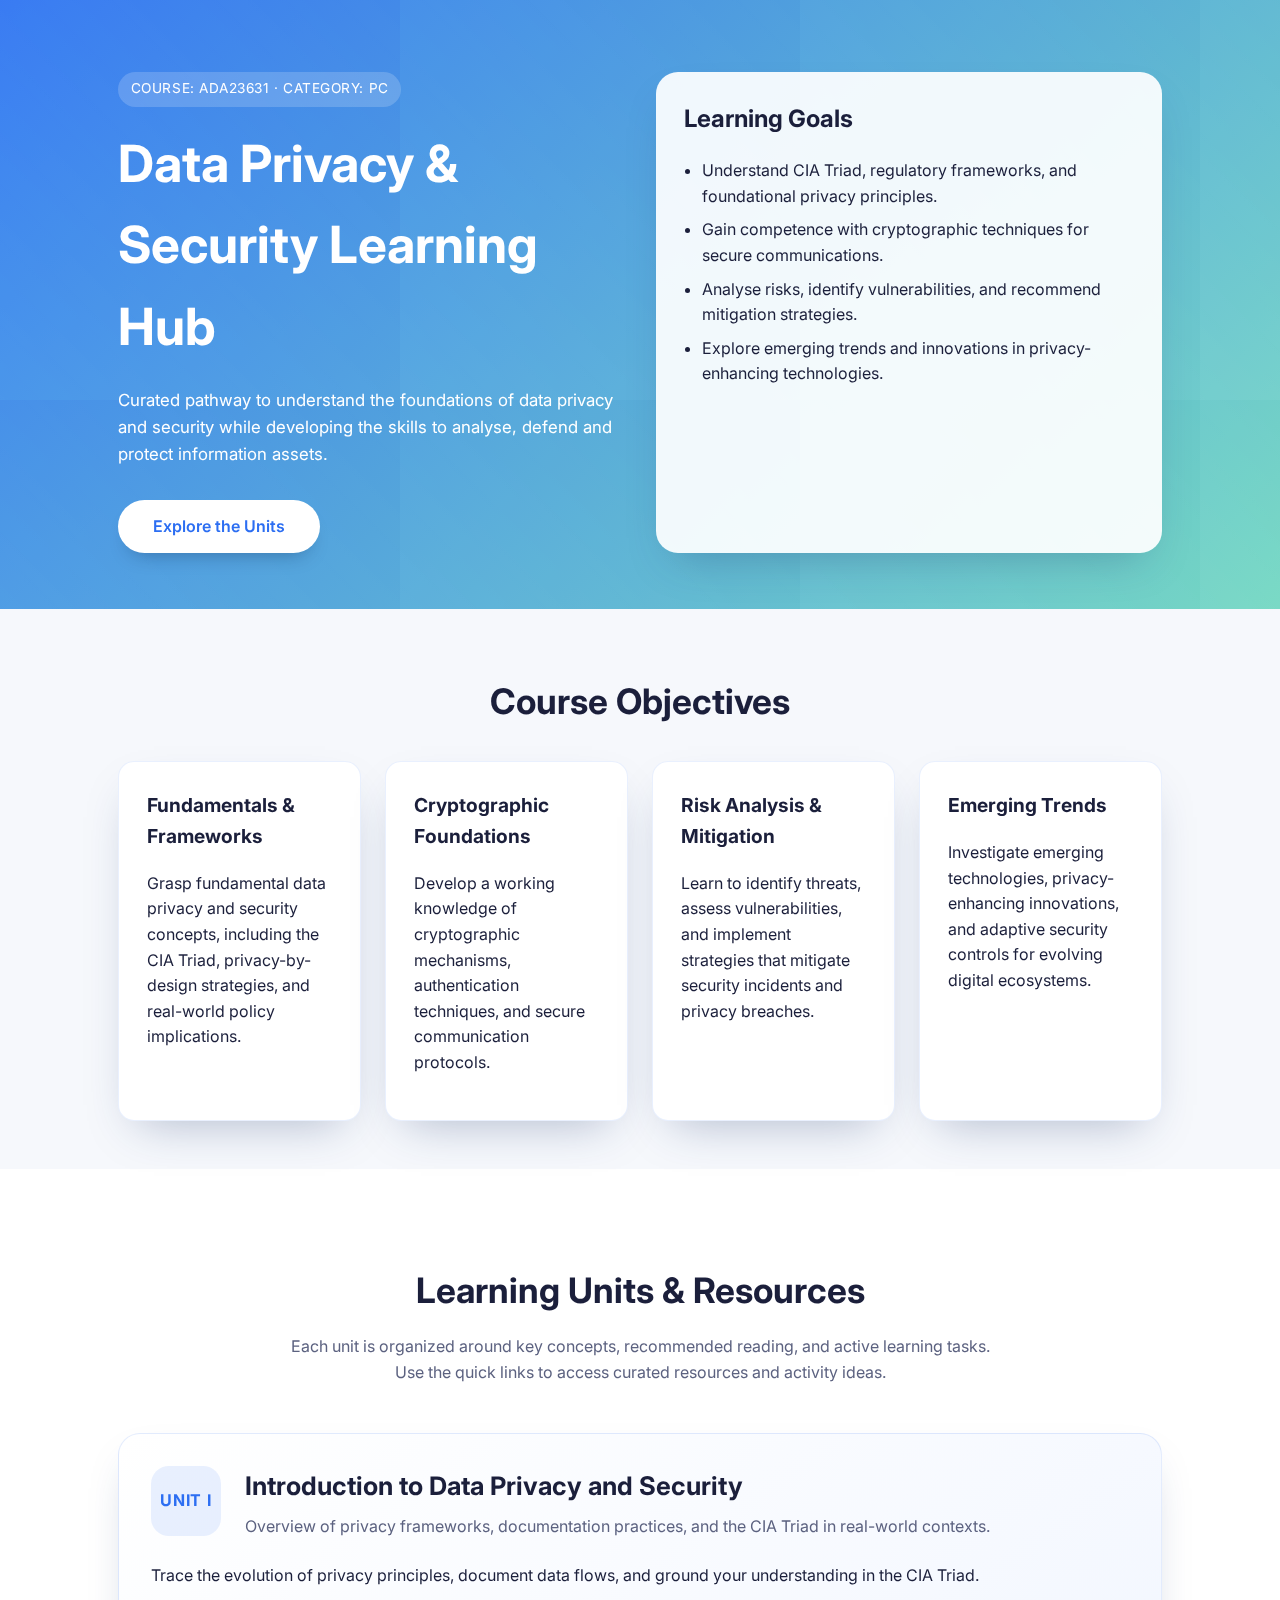
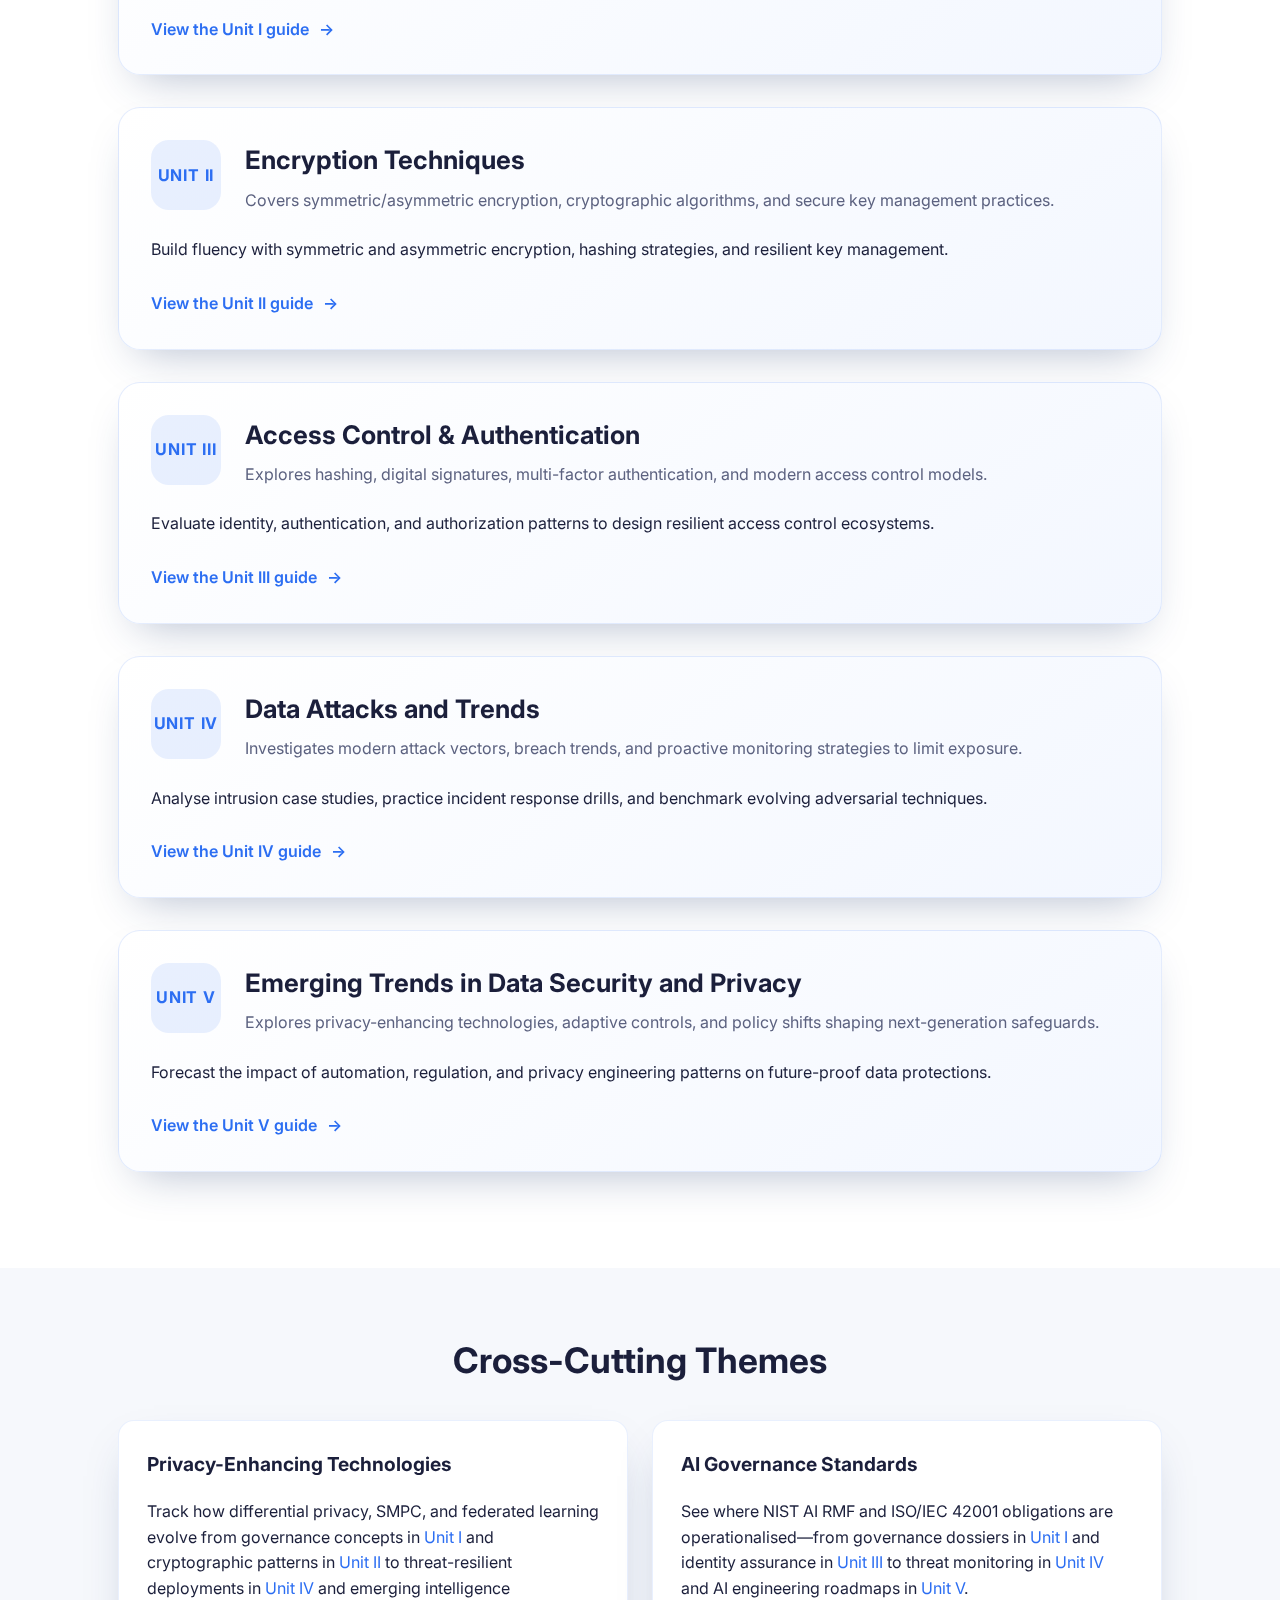
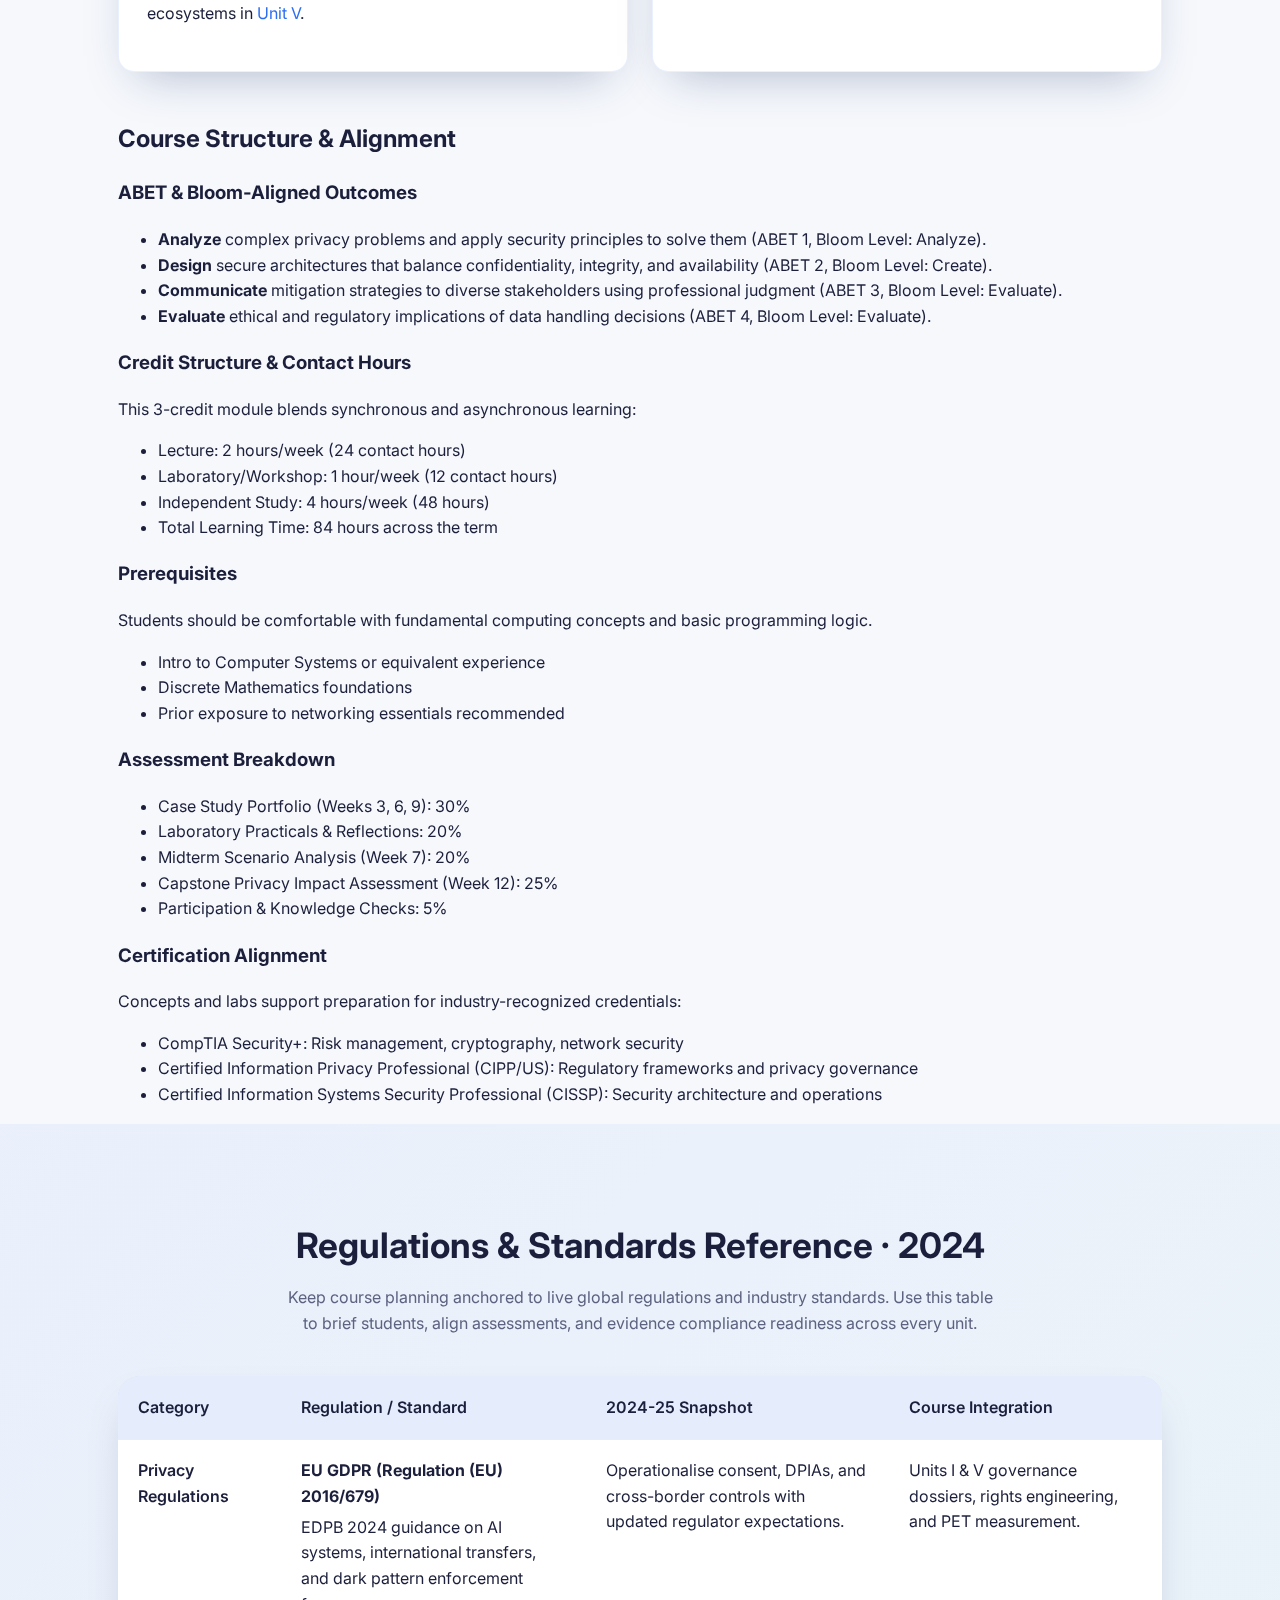
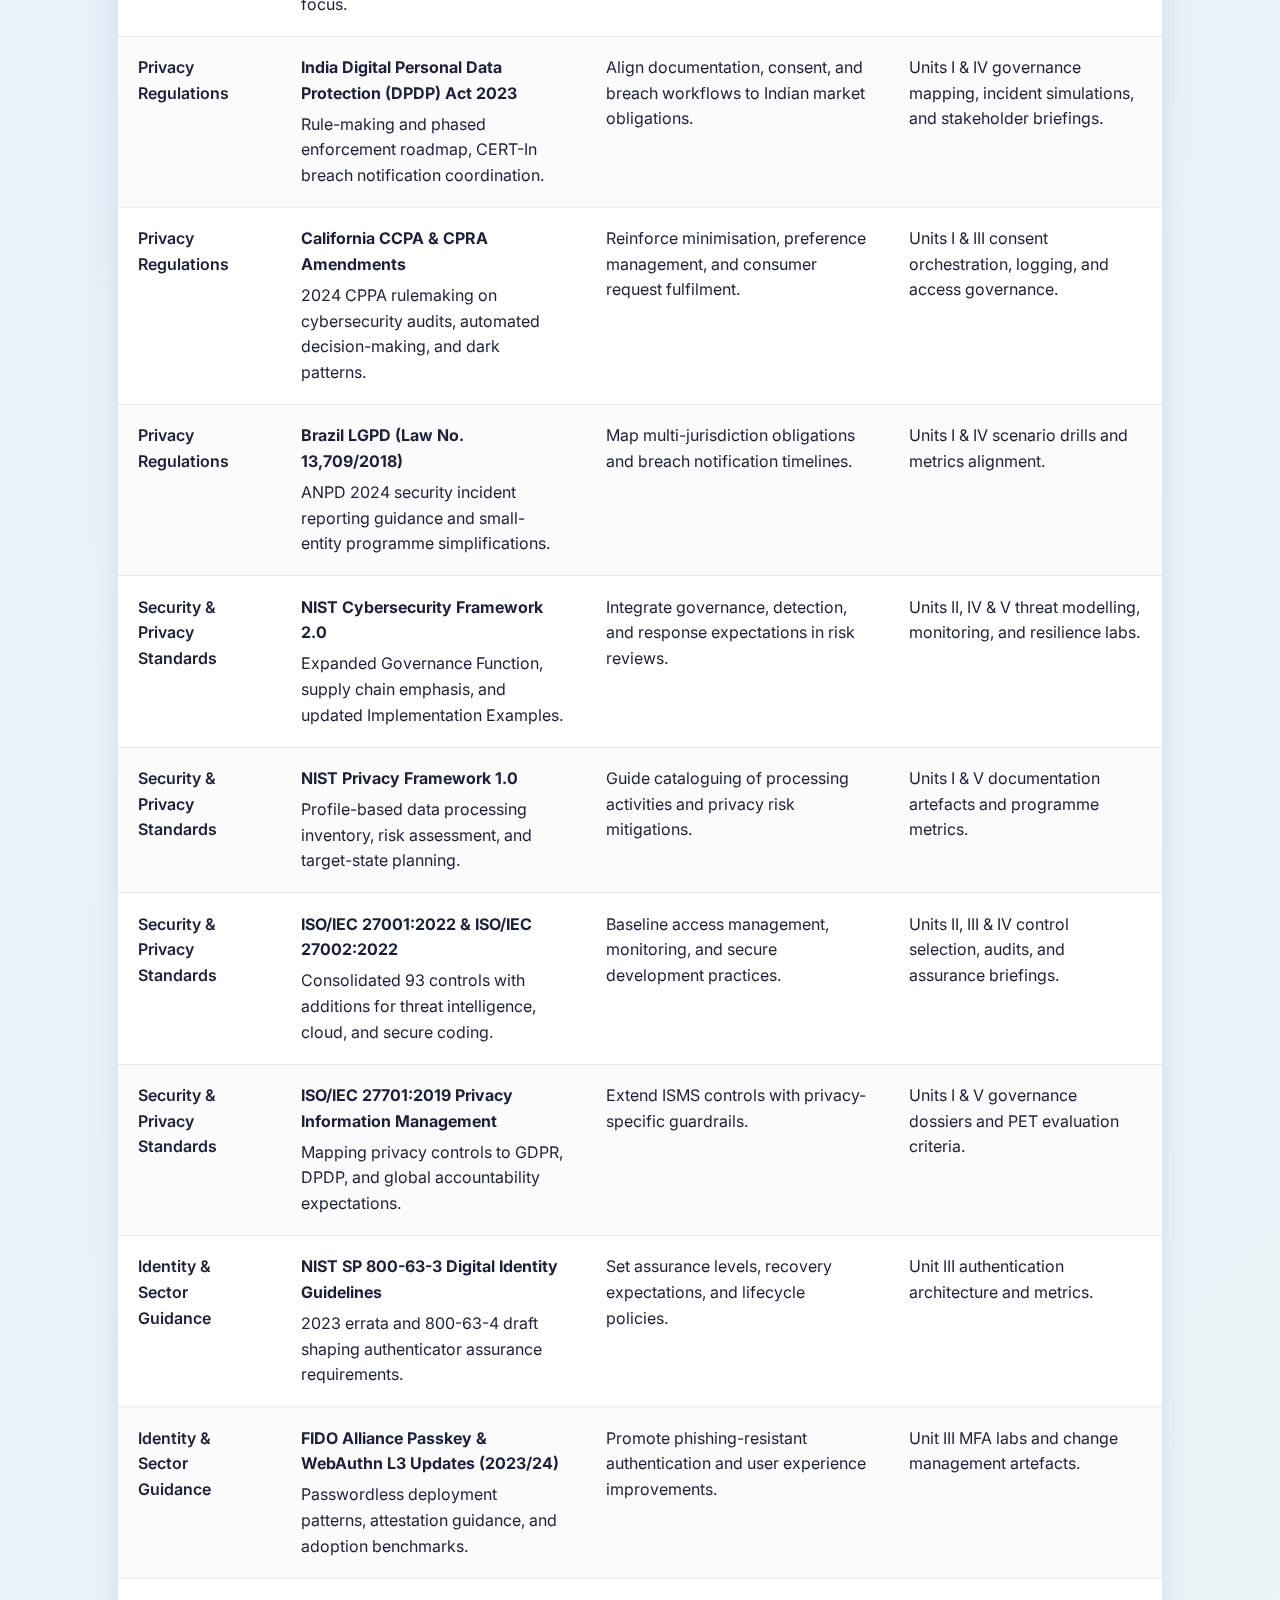
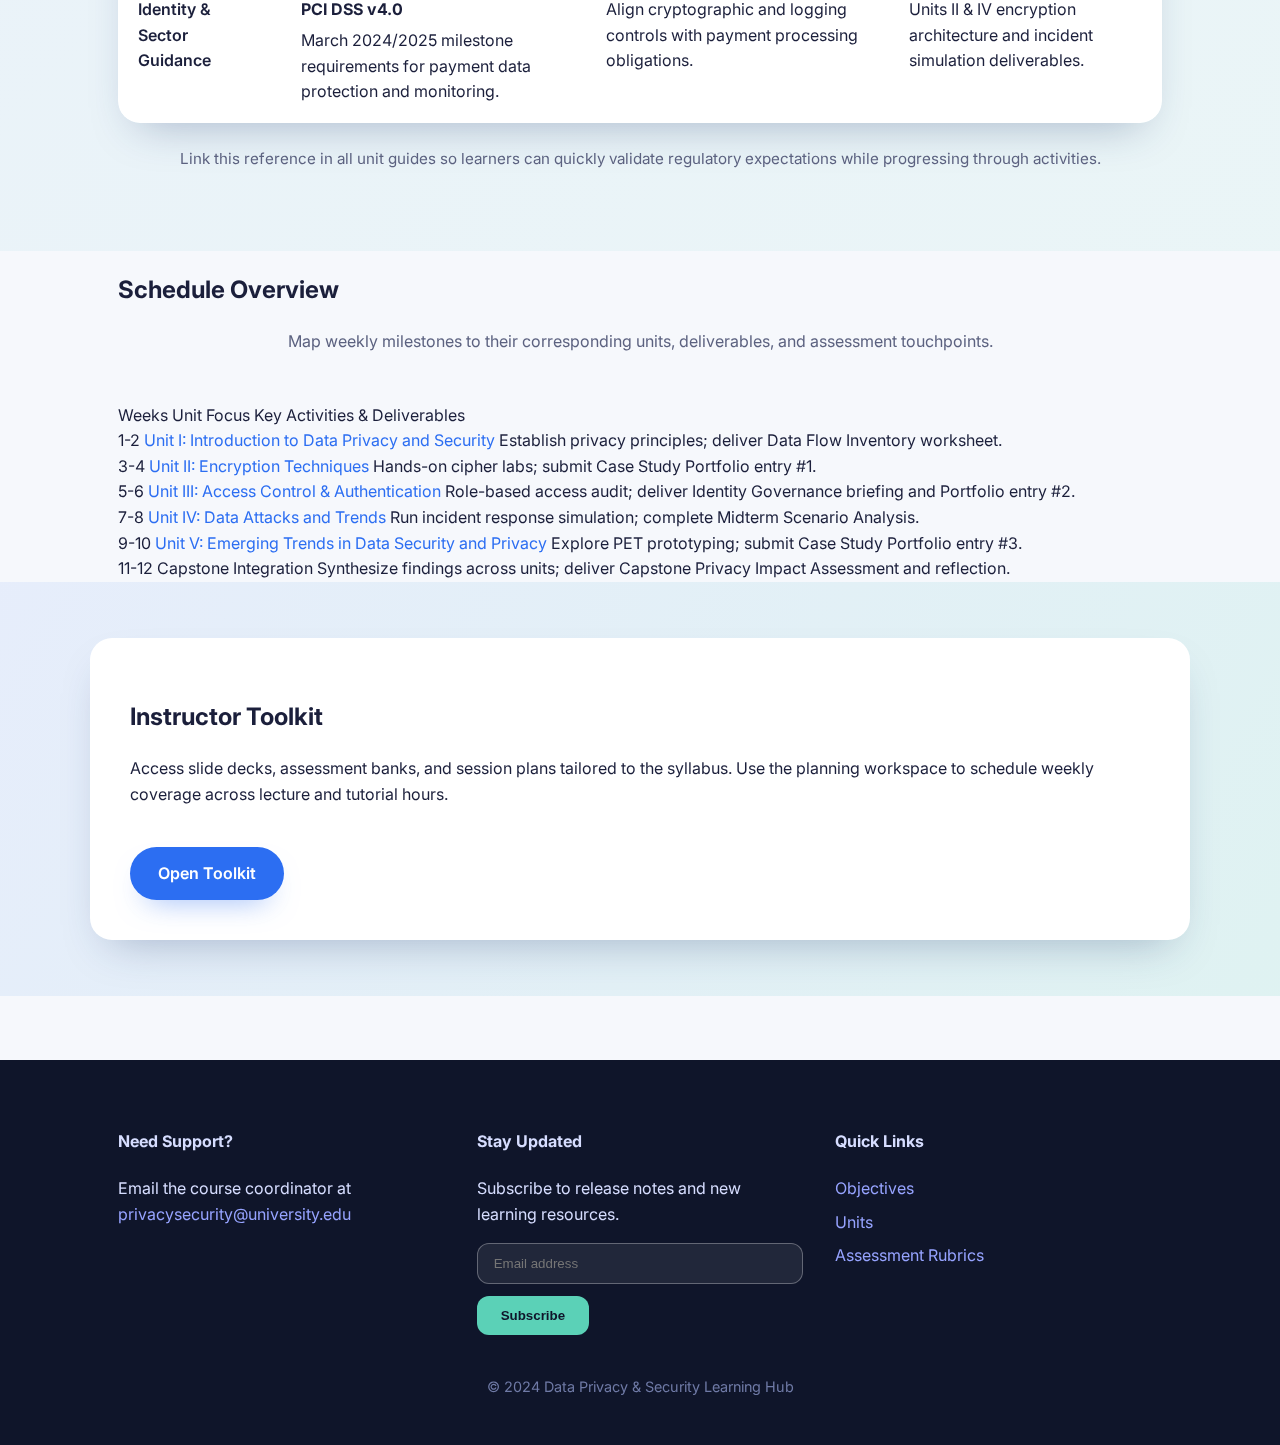
<file: index.html>
<!DOCTYPE html>
<html lang="en">
<head>
  <meta charset="UTF-8" />
  <meta name="viewport" content="width=device-width, initial-scale=1.0" />
  <title>Data Privacy &amp; Security Learning Hub</title>
  <link rel="stylesheet" href="assets/styles.css" />
  <link rel="preconnect" href="https://fonts.googleapis.com">
  <link rel="preconnect" href="https://fonts.gstatic.com" crossorigin>
  <link href="https://fonts.googleapis.com/css2?family=Inter:wght@400;500;600;700&amp;display=swap" rel="stylesheet">
</head>
<body>
  <header class="hero">
    <div class="hero__content container">
      <div>
        <span class="hero__badge">Course: ADA23631 · Category: PC</span>
        <h1>Data Privacy &amp; Security Learning Hub</h1>
        <p class="hero__subtitle">
          Curated pathway to understand the foundations of data privacy and security while developing the skills to analyse, defend and protect information assets.
        </p>
        <a class="hero__cta" href="#units">Explore the Units</a>
      </div>
      <div class="hero__meta">
        <div class="meta-card">
          <h2>Learning Goals</h2>
          <ul>
            <li>Understand CIA Triad, regulatory frameworks, and foundational privacy principles.</li>
            <li>Gain competence with cryptographic techniques for secure communications.</li>
            <li>Analyse risks, identify vulnerabilities, and recommend mitigation strategies.</li>
            <li>Explore emerging trends and innovations in privacy-enhancing technologies.</li>
          </ul>
        </div>
      </div>
    </div>
  </header>

  <main>
    <section class="objectives container" id="objectives">
      <h2>Course Objectives</h2>
      <div class="objectives__grid">
        <article class="objective">
          <h3>Fundamentals &amp; Frameworks</h3>
          <p>Grasp fundamental data privacy and security concepts, including the CIA Triad, privacy-by-design strategies, and real-world policy implications.</p>
        </article>
        <article class="objective">
          <h3>Cryptographic Foundations</h3>
          <p>Develop a working knowledge of cryptographic mechanisms, authentication techniques, and secure communication protocols.</p>
        </article>
        <article class="objective">
          <h3>Risk Analysis &amp; Mitigation</h3>
          <p>Learn to identify threats, assess vulnerabilities, and implement strategies that mitigate security incidents and privacy breaches.</p>
        </article>
        <article class="objective">
          <h3>Emerging Trends</h3>
          <p>Investigate emerging technologies, privacy-enhancing innovations, and adaptive security controls for evolving digital ecosystems.</p>
        </article>
      </div>
    </section>

    <section class="units" id="units">
      <div class="container">
        <h2>Learning Units &amp; Resources</h2>
        <p class="section-intro">
          Each unit is organized around key concepts, recommended reading, and active learning tasks. Use the quick links to access curated resources and activity ideas.
        </p>

        <a class="unit unit--link" href="unit-1.html">
          <div class="unit__header">
            <span class="unit__tag">UNIT I</span>
            <div>
              <h3>Introduction to Data Privacy and Security</h3>
              <p>Overview of privacy frameworks, documentation practices, and the CIA Triad in real-world contexts.</p>
            </div>
          </div>
          <p class="unit__summary">Trace the evolution of privacy principles, document data flows, and ground your understanding in the CIA Triad.</p>
          <div class="unit__cta">
            <span>View the Unit I guide</span>
            <span aria-hidden="true">→</span>
          </div>
        </a>

        <a class="unit unit--link" href="unit-2.html">
          <div class="unit__header">
            <span class="unit__tag">UNIT II</span>
            <div>
              <h3>Encryption Techniques</h3>
              <p>Covers symmetric/asymmetric encryption, cryptographic algorithms, and secure key management practices.</p>
            </div>
          </div>
          <p class="unit__summary">Build fluency with symmetric and asymmetric encryption, hashing strategies, and resilient key management.</p>
          <div class="unit__cta">
            <span>View the Unit II guide</span>
            <span aria-hidden="true">→</span>
          </div>
        </a>

        <a class="unit unit--link" href="unit-3.html">
          <div class="unit__header">
            <span class="unit__tag">UNIT III</span>
            <div>
              <h3>Access Control &amp; Authentication</h3>
              <p>Explores hashing, digital signatures, multi-factor authentication, and modern access control models.</p>
            </div>
          </div>
          <p class="unit__summary">Evaluate identity, authentication, and authorization patterns to design resilient access control ecosystems.</p>
          <div class="unit__cta">
            <span>View the Unit III guide</span>
            <span aria-hidden="true">→</span>
          </div>
        </a>

        <a class="unit unit--link" href="unit-4.html">
          <div class="unit__header">
            <span class="unit__tag">UNIT IV</span>
            <div>
              <h3>Data Attacks and Trends</h3>
              <p>Investigates modern attack vectors, breach trends, and proactive monitoring strategies to limit exposure.</p>
            </div>
          </div>
          <p class="unit__summary">Analyse intrusion case studies, practice incident response drills, and benchmark evolving adversarial techniques.</p>
          <div class="unit__cta">
            <span>View the Unit IV guide</span>
            <span aria-hidden="true">→</span>
          </div>
        </a>

        <a class="unit unit--link" href="unit-5.html">
          <div class="unit__header">
            <span class="unit__tag">UNIT V</span>
            <div>
              <h3>Emerging Trends in Data Security and Privacy</h3>
              <p>Explores privacy-enhancing technologies, adaptive controls, and policy shifts shaping next-generation safeguards.</p>
            </div>
          </div>
          <p class="unit__summary">Forecast the impact of automation, regulation, and privacy engineering patterns on future-proof data protections.</p>
          <div class="unit__cta">
            <span>View the Unit V guide</span>
            <span aria-hidden="true">→</span>
          </div>
        </a>
      </div>
    </section>

    <section class="objectives container">
      <h2>Cross-Cutting Themes</h2>
      <div class="objectives__grid">
        <article class="objective">
          <h3>Privacy-Enhancing Technologies</h3>
          <p>Track how differential privacy, SMPC, and federated learning evolve from governance concepts in <a href="unit-1.html">Unit I</a> and cryptographic patterns in <a href="unit-2.html">Unit II</a> to threat-resilient deployments in <a href="unit-4.html">Unit IV</a> and emerging intelligence ecosystems in <a href="unit-5.html">Unit V</a>.</p>
        </article>
        <article class="objective">
          <h3>AI Governance Standards</h3>
          <p>See where NIST AI RMF and ISO/IEC 42001 obligations are operationalised&mdash;from governance dossiers in <a href="unit-1.html">Unit I</a> and identity assurance in <a href="unit-3.html">Unit III</a> to threat monitoring in <a href="unit-4.html">Unit IV</a> and AI engineering roadmaps in <a href="unit-5.html">Unit V</a>.</p>
        </article>
      </div>
    </section>

    <section class="course-structure" id="course-structure">
      <div class="container">
        <h2>Course Structure &amp; Alignment</h2>
        <div class="structure-grid">
          <article class="structure-card">
            <h3>ABET &amp; Bloom-Aligned Outcomes</h3>
            <ul>
              <li><strong>Analyze</strong> complex privacy problems and apply security principles to solve them (ABET 1, Bloom Level: Analyze).</li>
              <li><strong>Design</strong> secure architectures that balance confidentiality, integrity, and availability (ABET 2, Bloom Level: Create).</li>
              <li><strong>Communicate</strong> mitigation strategies to diverse stakeholders using professional judgment (ABET 3, Bloom Level: Evaluate).</li>
              <li><strong>Evaluate</strong> ethical and regulatory implications of data handling decisions (ABET 4, Bloom Level: Evaluate).</li>
            </ul>
          </article>
          <article class="structure-card">
            <h3>Credit Structure &amp; Contact Hours</h3>
            <p>This 3-credit module blends synchronous and asynchronous learning:</p>
            <ul>
              <li>Lecture: 2 hours/week (24 contact hours)</li>
              <li>Laboratory/Workshop: 1 hour/week (12 contact hours)</li>
              <li>Independent Study: 4 hours/week (48 hours)</li>
              <li>Total Learning Time: 84 hours across the term</li>
            </ul>
          </article>
          <article class="structure-card">
            <h3>Prerequisites</h3>
            <p>Students should be comfortable with fundamental computing concepts and basic programming logic.</p>
            <ul>
              <li>Intro to Computer Systems or equivalent experience</li>
              <li>Discrete Mathematics foundations</li>
              <li>Prior exposure to networking essentials recommended</li>
            </ul>
          </article>
          <article class="structure-card">
            <h3>Assessment Breakdown</h3>
            <ul>
              <li>Case Study Portfolio (Weeks 3, 6, 9): 30%</li>
              <li>Laboratory Practicals &amp; Reflections: 20%</li>
              <li>Midterm Scenario Analysis (Week 7): 20%</li>
              <li>Capstone Privacy Impact Assessment (Week 12): 25%</li>
              <li>Participation &amp; Knowledge Checks: 5%</li>
            </ul>
          </article>
          <article class="structure-card">
            <h3>Certification Alignment</h3>
            <p>Concepts and labs support preparation for industry-recognized credentials:</p>
            <ul>
              <li>CompTIA Security+: Risk management, cryptography, network security</li>
              <li>Certified Information Privacy Professional (CIPP/US): Regulatory frameworks and privacy governance</li>
              <li>Certified Information Systems Security Professional (CISSP): Security architecture and operations</li>
            </ul>
          </article>
        </div>
      </div>
    </section>

    <section class="reference" id="regulation-reference">
      <div class="container">
        <h2>Regulations &amp; Standards Reference · 2024</h2>
        <p class="section-intro">
          Keep course planning anchored to live global regulations and industry standards. Use this table to brief students,
          align assessments, and evidence compliance readiness across every unit.
        </p>
        <div class="reference-table-wrapper" role="region" aria-labelledby="regulation-reference-heading">
          <table class="reference-table">
            <caption id="regulation-reference-heading" class="visually-hidden">Key privacy regulations and security standards emphasised in the course</caption>
            <thead>
              <tr>
                <th scope="col">Category</th>
                <th scope="col">Regulation / Standard</th>
                <th scope="col">2024-25 Snapshot</th>
                <th scope="col">Course Integration</th>
              </tr>
            </thead>
            <tbody>
              <tr>
                <th scope="row">Privacy Regulations</th>
                <td>
                  <strong>EU GDPR (Regulation (EU) 2016/679)</strong>
                  EDPB 2024 guidance on AI systems, international transfers, and dark pattern enforcement focus.
                </td>
                <td>Operationalise consent, DPIAs, and cross-border controls with updated regulator expectations.</td>
                <td>Units I &amp; V governance dossiers, rights engineering, and PET measurement.</td>
              </tr>
              <tr>
                <th scope="row">Privacy Regulations</th>
                <td>
                  <strong>India Digital Personal Data Protection (DPDP) Act 2023</strong>
                  Rule-making and phased enforcement roadmap, CERT-In breach notification coordination.
                </td>
                <td>Align documentation, consent, and breach workflows to Indian market obligations.</td>
                <td>Units I &amp; IV governance mapping, incident simulations, and stakeholder briefings.</td>
              </tr>
              <tr>
                <th scope="row">Privacy Regulations</th>
                <td>
                  <strong>California CCPA &amp; CPRA Amendments</strong>
                  2024 CPPA rulemaking on cybersecurity audits, automated decision-making, and dark patterns.
                </td>
                <td>Reinforce minimisation, preference management, and consumer request fulfilment.</td>
                <td>Units I &amp; III consent orchestration, logging, and access governance.</td>
              </tr>
              <tr>
                <th scope="row">Privacy Regulations</th>
                <td>
                  <strong>Brazil LGPD (Law No. 13,709/2018)</strong>
                  ANPD 2024 security incident reporting guidance and small-entity programme simplifications.
                </td>
                <td>Map multi-jurisdiction obligations and breach notification timelines.</td>
                <td>Units I &amp; IV scenario drills and metrics alignment.</td>
              </tr>
              <tr>
                <th scope="row">Security &amp; Privacy Standards</th>
                <td>
                  <strong>NIST Cybersecurity Framework 2.0</strong>
                  Expanded Governance Function, supply chain emphasis, and updated Implementation Examples.
                </td>
                <td>Integrate governance, detection, and response expectations in risk reviews.</td>
                <td>Units II, IV &amp; V threat modelling, monitoring, and resilience labs.</td>
              </tr>
              <tr>
                <th scope="row">Security &amp; Privacy Standards</th>
                <td>
                  <strong>NIST Privacy Framework 1.0</strong>
                  Profile-based data processing inventory, risk assessment, and target-state planning.
                </td>
                <td>Guide cataloguing of processing activities and privacy risk mitigations.</td>
                <td>Units I &amp; V documentation artefacts and programme metrics.</td>
              </tr>
              <tr>
                <th scope="row">Security &amp; Privacy Standards</th>
                <td>
                  <strong>ISO/IEC 27001:2022 &amp; ISO/IEC 27002:2022</strong>
                  Consolidated 93 controls with additions for threat intelligence, cloud, and secure coding.
                </td>
                <td>Baseline access management, monitoring, and secure development practices.</td>
                <td>Units II, III &amp; IV control selection, audits, and assurance briefings.</td>
              </tr>
              <tr>
                <th scope="row">Security &amp; Privacy Standards</th>
                <td>
                  <strong>ISO/IEC 27701:2019 Privacy Information Management</strong>
                  Mapping privacy controls to GDPR, DPDP, and global accountability expectations.
                </td>
                <td>Extend ISMS controls with privacy-specific guardrails.</td>
                <td>Units I &amp; V governance dossiers and PET evaluation criteria.</td>
              </tr>
              <tr>
                <th scope="row">Identity &amp; Sector Guidance</th>
                <td>
                  <strong>NIST SP 800-63-3 Digital Identity Guidelines</strong>
                  2023 errata and 800-63-4 draft shaping authenticator assurance requirements.
                </td>
                <td>Set assurance levels, recovery expectations, and lifecycle policies.</td>
                <td>Unit III authentication architecture and metrics.
                </td>
              </tr>
              <tr>
                <th scope="row">Identity &amp; Sector Guidance</th>
                <td>
                  <strong>FIDO Alliance Passkey &amp; WebAuthn L3 Updates (2023/24)</strong>
                  Passwordless deployment patterns, attestation guidance, and adoption benchmarks.
                </td>
                <td>Promote phishing-resistant authentication and user experience improvements.</td>
                <td>Unit III MFA labs and change management artefacts.</td>
              </tr>
              <tr>
                <th scope="row">Identity &amp; Sector Guidance</th>
                <td>
                  <strong>PCI DSS v4.0</strong>
                  March 2024/2025 milestone requirements for payment data protection and monitoring.</td>
                <td>Align cryptographic and logging controls with payment processing obligations.</td>
                <td>Units II &amp; IV encryption architecture and incident simulation deliverables.</td>
              </tr>
            </tbody>
          </table>
        </div>
        <p class="reference-note">Link this reference in all unit guides so learners can quickly validate regulatory expectations while progressing through activities.</p>
      </div>
    </section>

    <section class="schedule" id="schedule">
      <div class="container">
        <h2>Schedule Overview</h2>
        <p class="section-intro">Map weekly milestones to their corresponding units, deliverables, and assessment touchpoints.</p>
        <div class="schedule__table" role="table">
          <div class="schedule__header" role="row">
            <span role="columnheader">Weeks</span>
            <span role="columnheader">Unit Focus</span>
            <span role="columnheader">Key Activities &amp; Deliverables</span>
          </div>
          <div class="schedule__row" role="row">
            <span role="cell">1-2</span>
            <span role="cell"><a href="unit-1.html">Unit I: Introduction to Data Privacy and Security</a></span>
            <span role="cell">Establish privacy principles; deliver Data Flow Inventory worksheet.</span>
          </div>
          <div class="schedule__row" role="row">
            <span role="cell">3-4</span>
            <span role="cell"><a href="unit-2.html">Unit II: Encryption Techniques</a></span>
            <span role="cell">Hands-on cipher labs; submit Case Study Portfolio entry #1.</span>
          </div>
          <div class="schedule__row" role="row">
            <span role="cell">5-6</span>
            <span role="cell"><a href="unit-3.html">Unit III: Access Control &amp; Authentication</a></span>
            <span role="cell">Role-based access audit; deliver Identity Governance briefing and Portfolio entry #2.</span>
          </div>
          <div class="schedule__row" role="row">
            <span role="cell">7-8</span>
            <span role="cell"><a href="unit-4.html">Unit IV: Data Attacks and Trends</a></span>
            <span role="cell">Run incident response simulation; complete Midterm Scenario Analysis.</span>
          </div>
          <div class="schedule__row" role="row">
            <span role="cell">9-10</span>
            <span role="cell"><a href="unit-5.html">Unit V: Emerging Trends in Data Security and Privacy</a></span>
            <span role="cell">Explore PET prototyping; submit Case Study Portfolio entry #3.</span>
          </div>
          <div class="schedule__row" role="row">
            <span role="cell">11-12</span>
            <span role="cell">Capstone Integration</span>
            <span role="cell">Synthesize findings across units; deliver Capstone Privacy Impact Assessment and reflection.</span>
          </div>
        </div>
      </div>
    </section>

    <section class="callout">
      <div class="container callout__content">
        <div>
          <h2>Instructor Toolkit</h2>
          <p>Access slide decks, assessment banks, and session plans tailored to the syllabus. Use the planning workspace to schedule weekly coverage across lecture and tutorial hours.</p>
        </div>
        <a class="callout__btn" href="#">Open Toolkit</a>
      </div>
    </section>
  </main>

  <footer class="footer">
    <div class="container footer__grid">
      <div>
        <h4>Need Support?</h4>
        <p>Email the course coordinator at <a href="mailto:privacysecurity@university.edu">privacysecurity@university.edu</a></p>
      </div>
      <div>
        <h4>Stay Updated</h4>
        <p>Subscribe to release notes and new learning resources.</p>
        <form class="footer__form">
          <label for="email" class="visually-hidden">Email</label>
          <input type="email" id="email" name="email" placeholder="Email address" required />
          <button type="submit">Subscribe</button>
        </form>
      </div>
      <div>
        <h4>Quick Links</h4>
        <ul>
          <li><a href="#objectives">Objectives</a></li>
          <li><a href="#units">Units</a></li>
          <li><a href="#">Assessment Rubrics</a></li>
        </ul>
      </div>
    </div>
    <p class="footer__note">© 2024 Data Privacy &amp; Security Learning Hub</p>
  </footer>
</body>
</html>
</file>
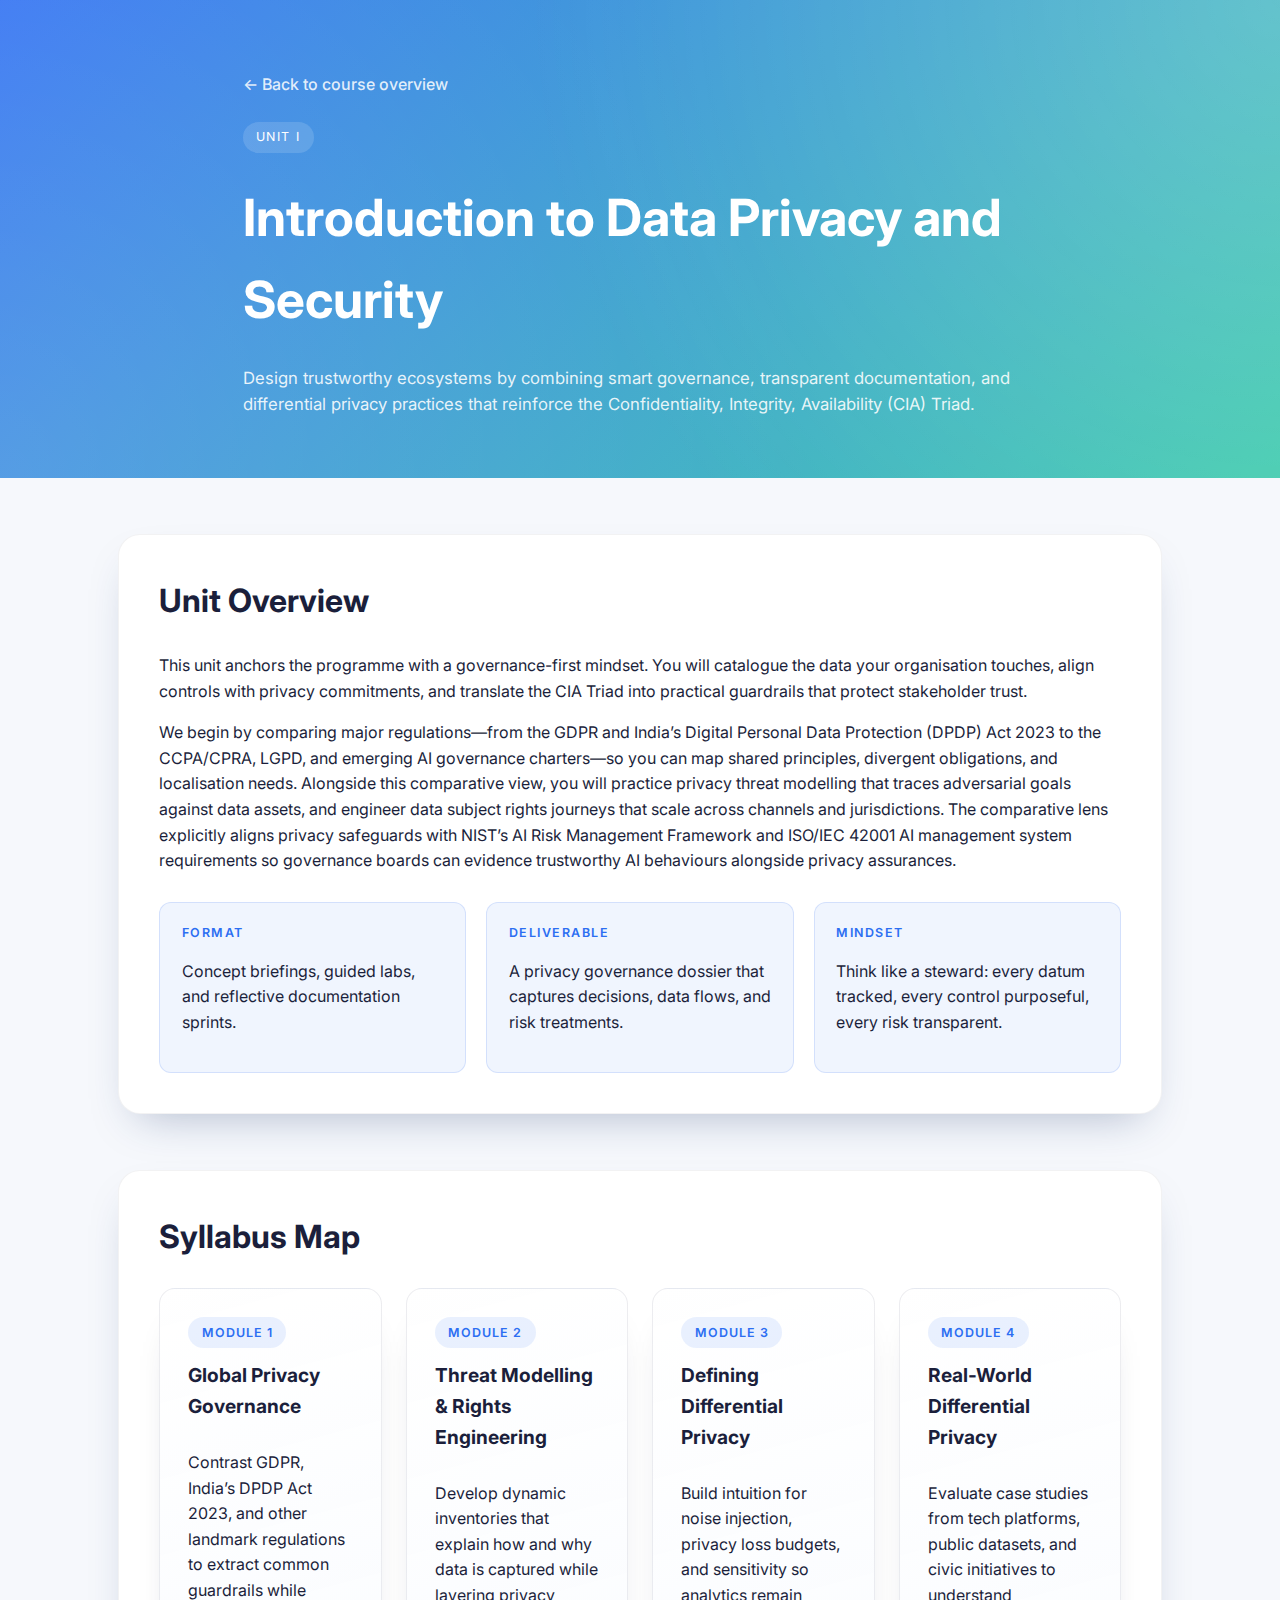
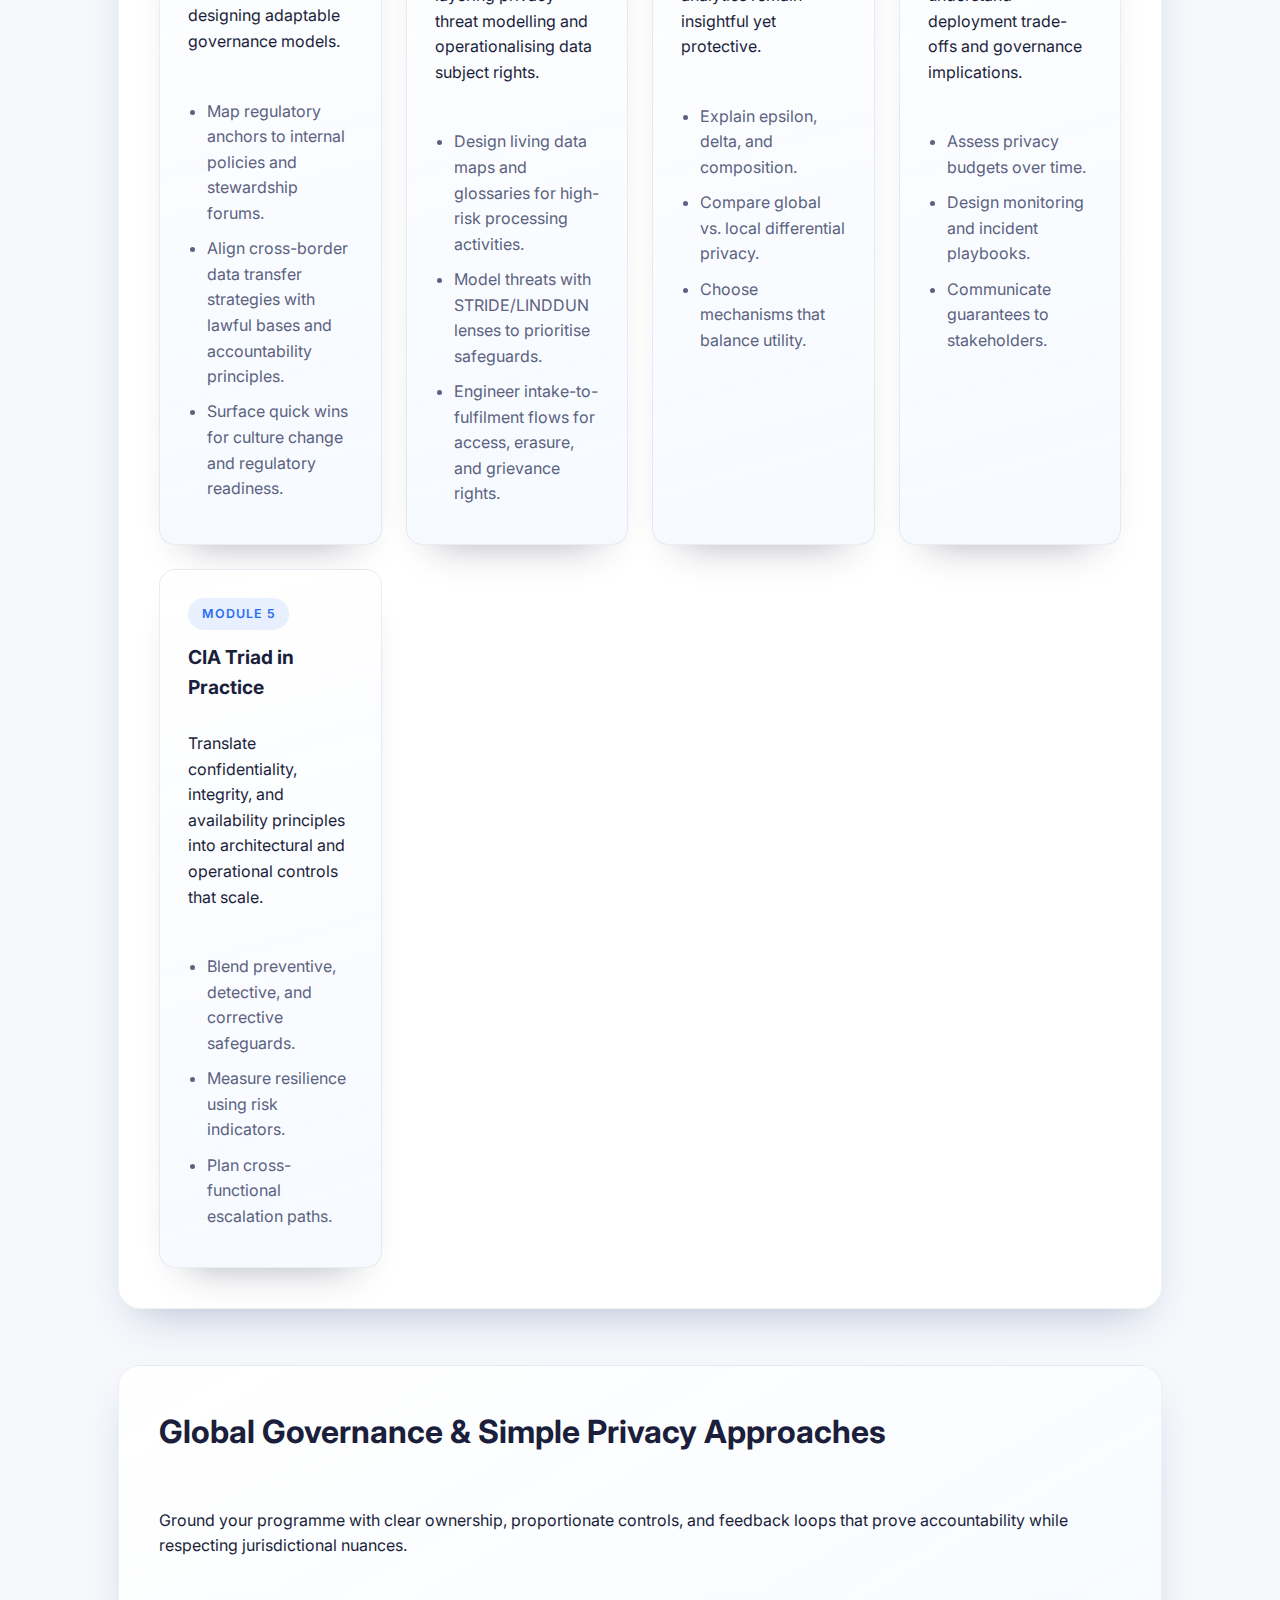
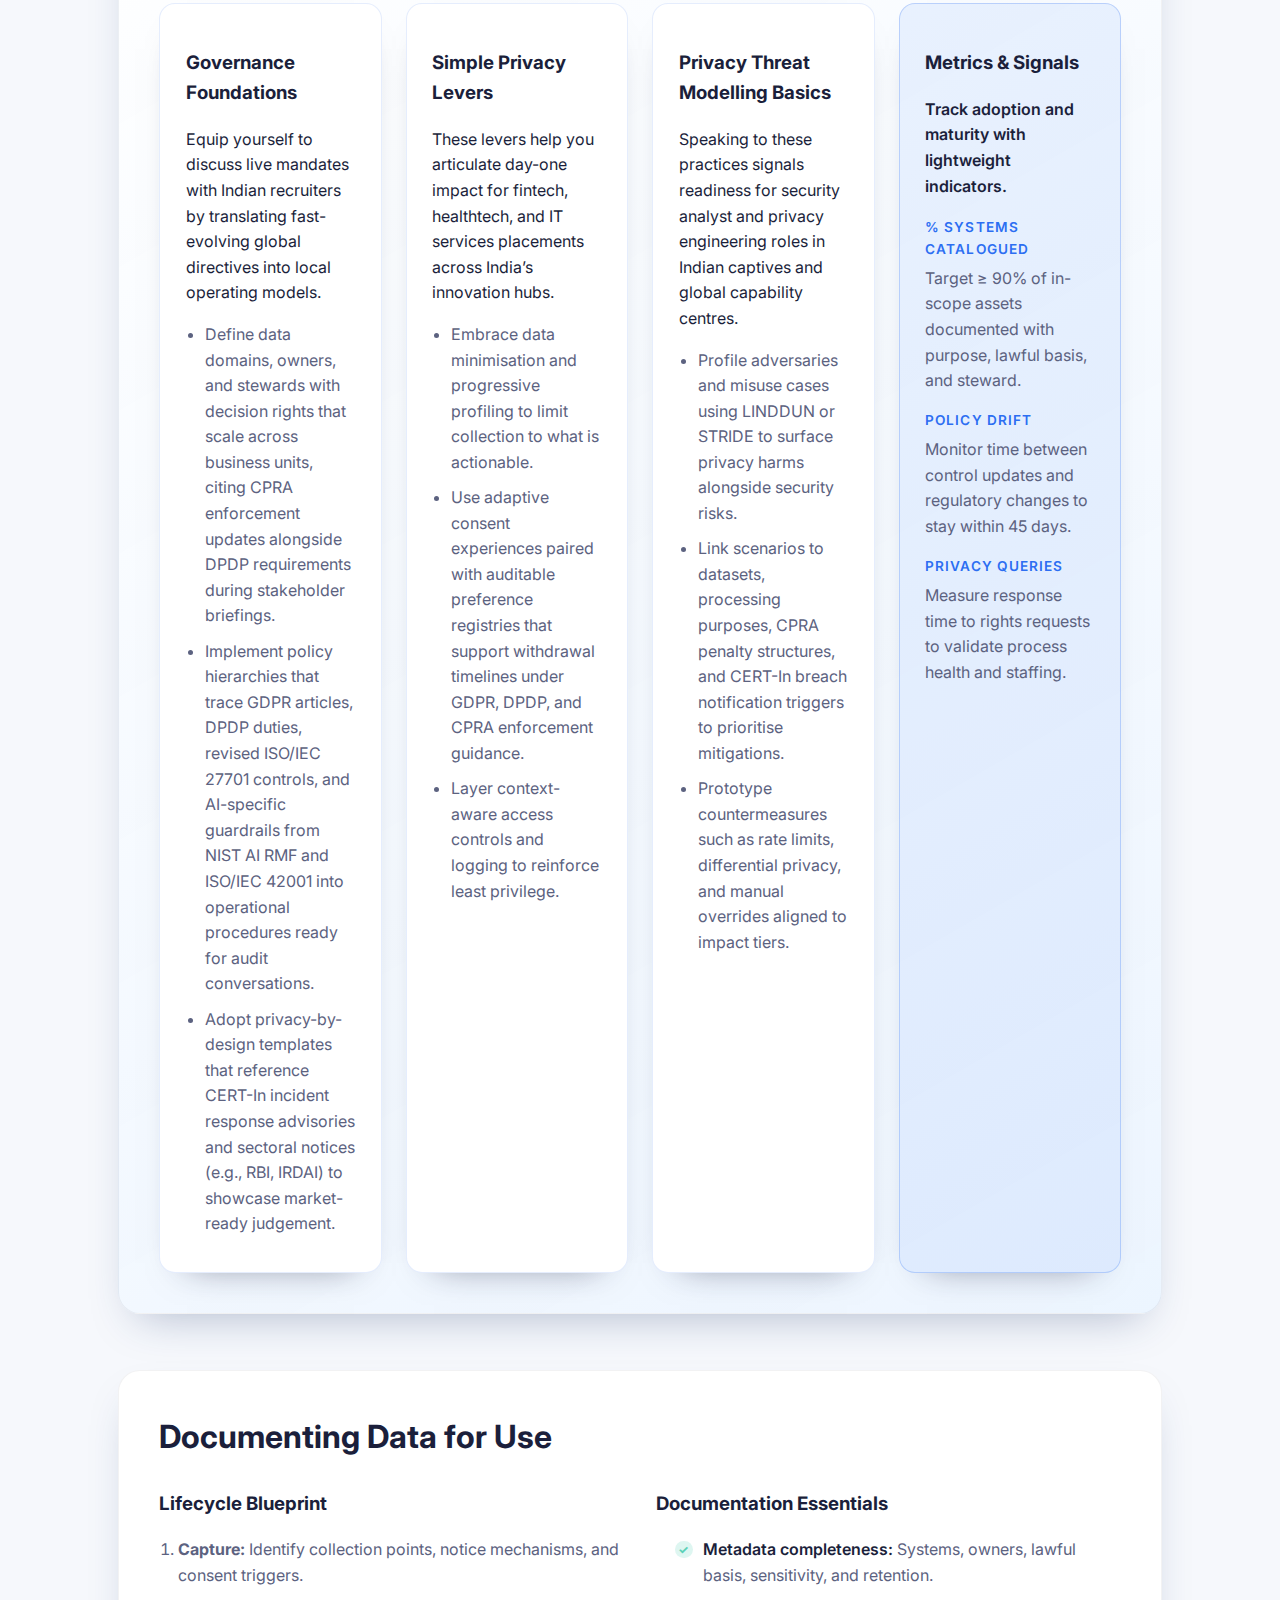
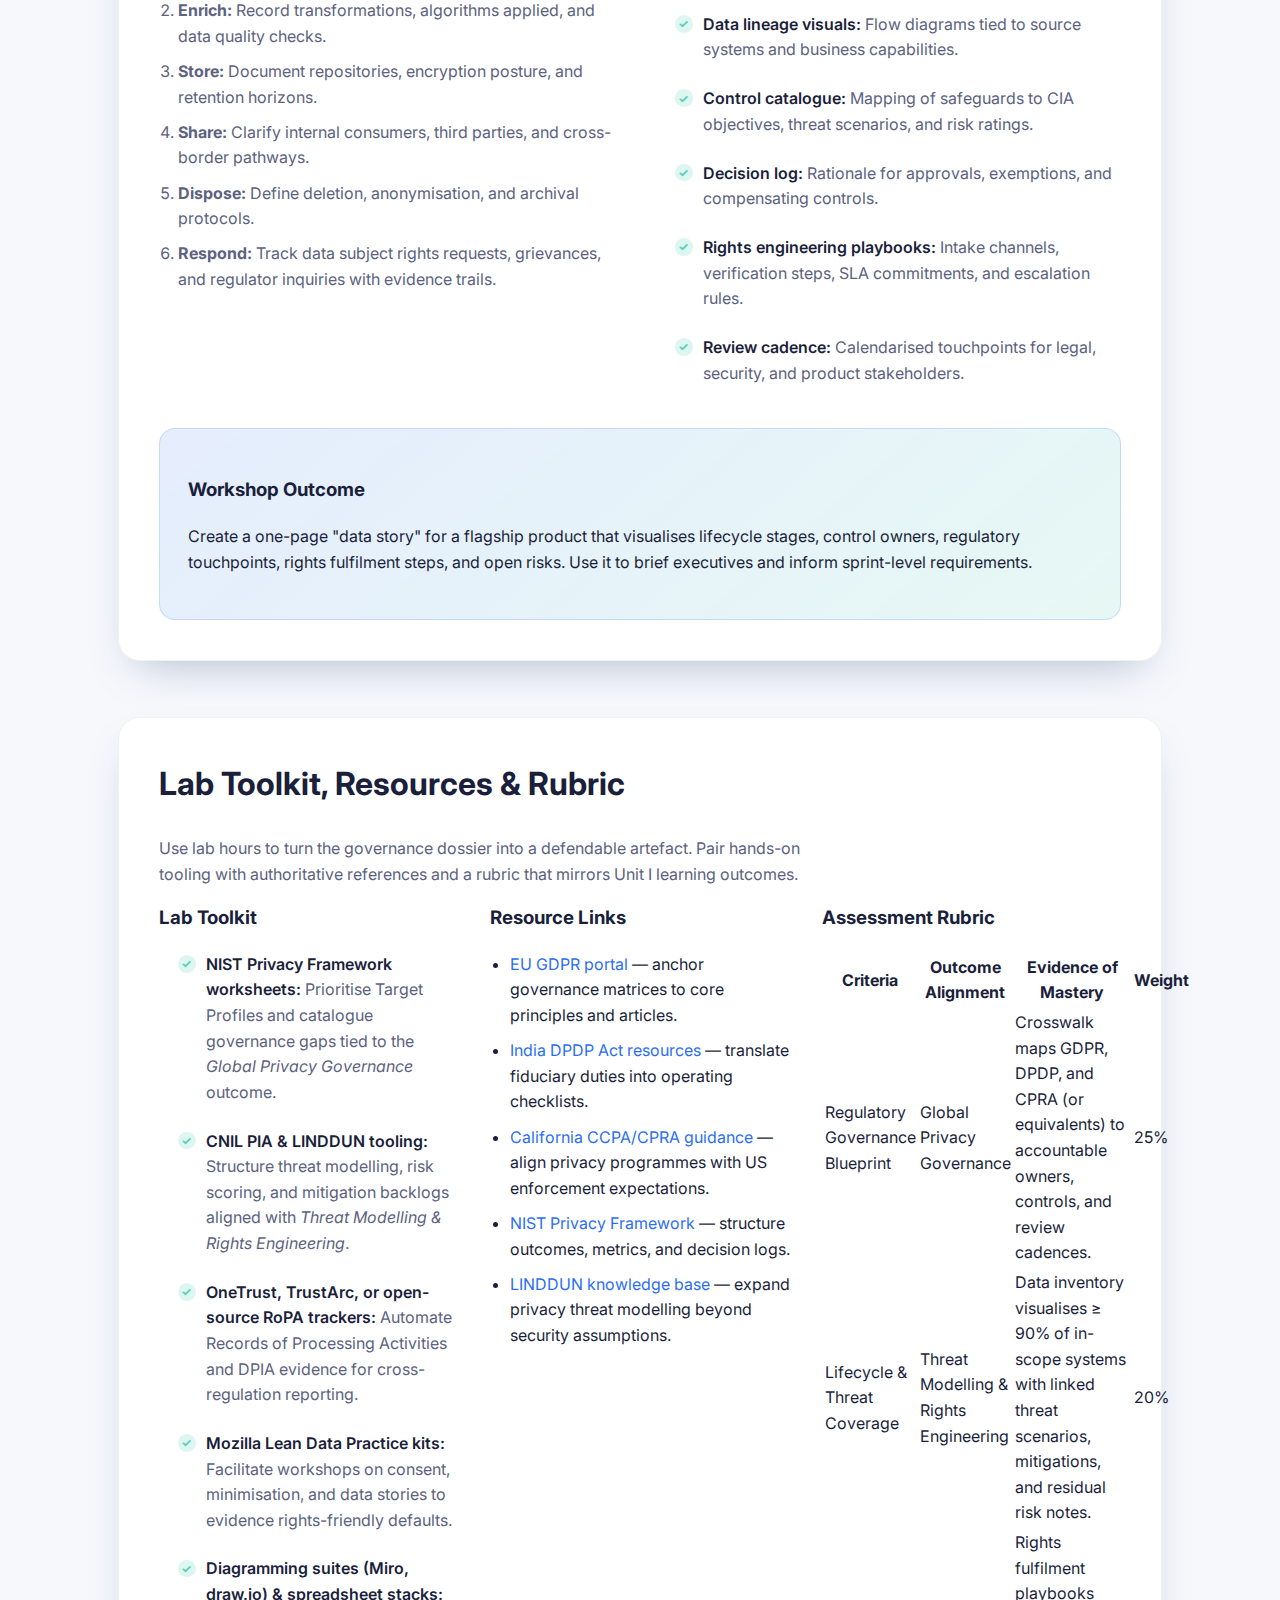
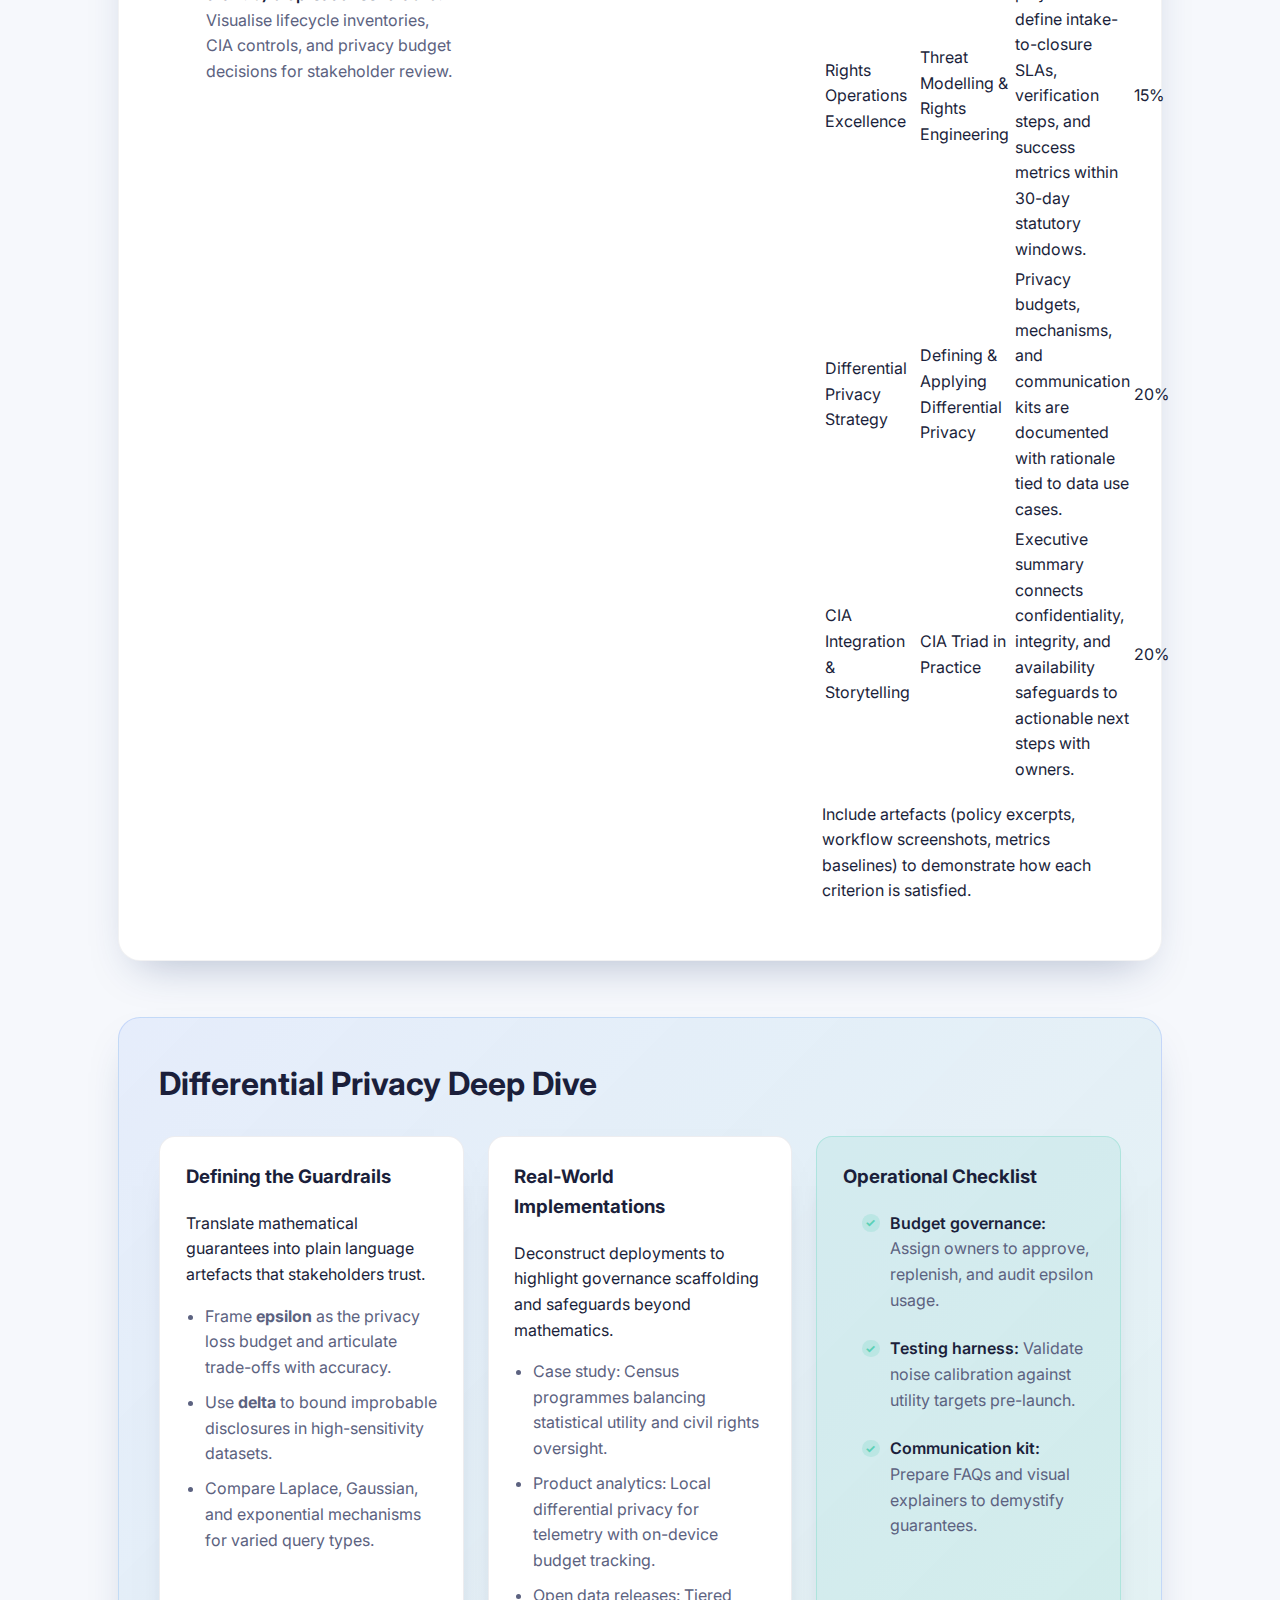
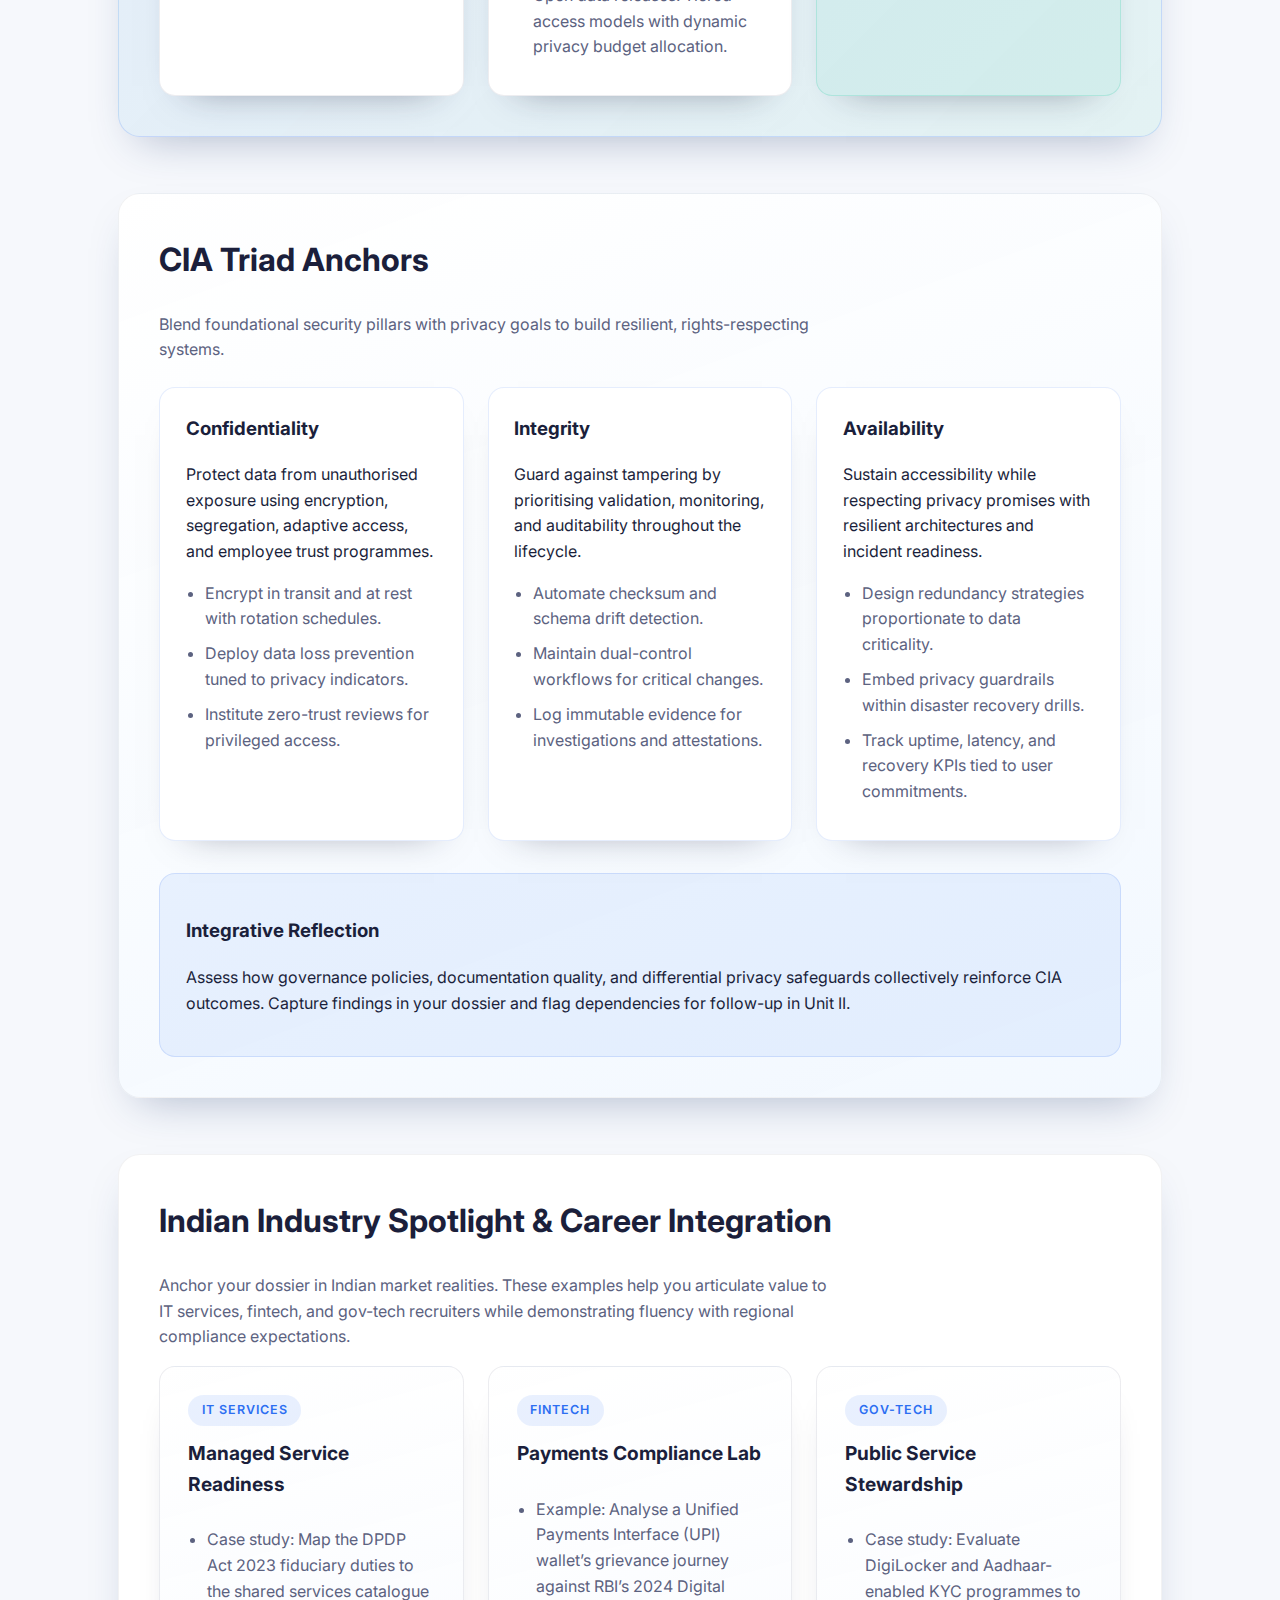
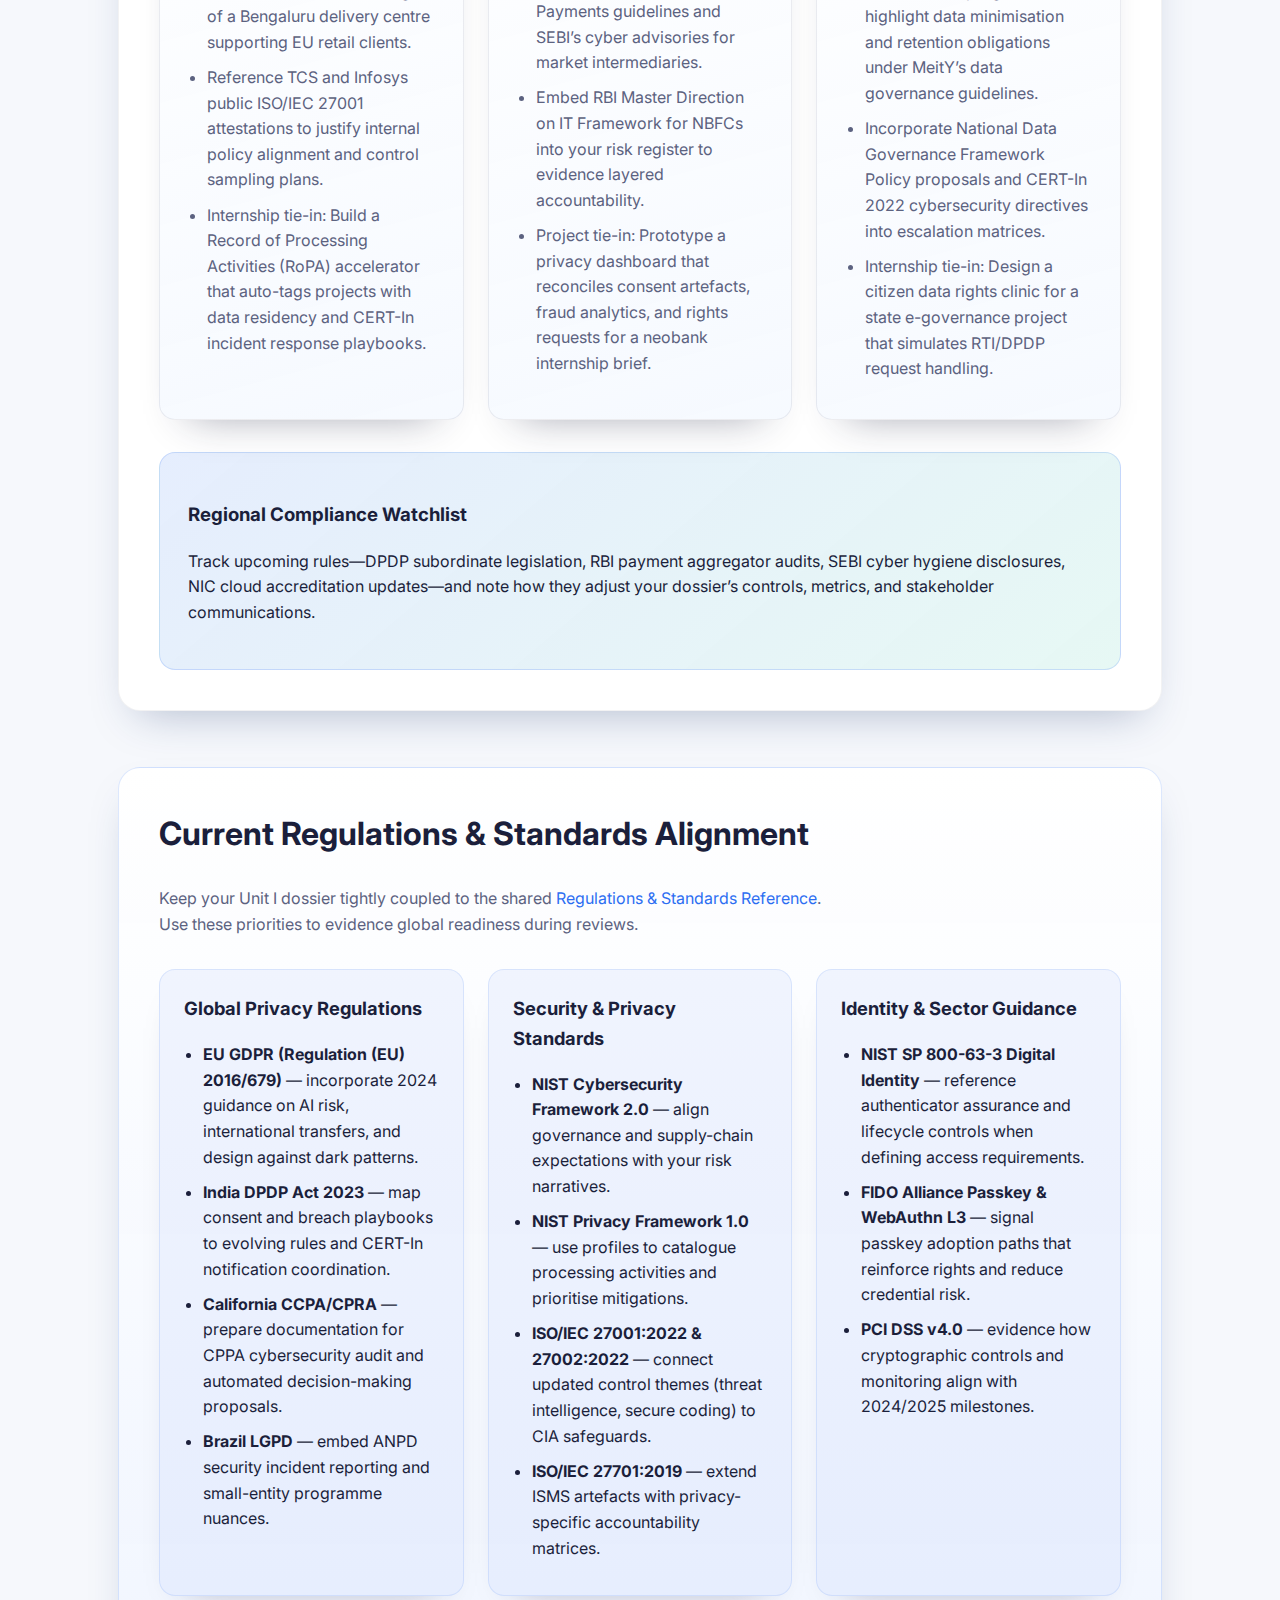
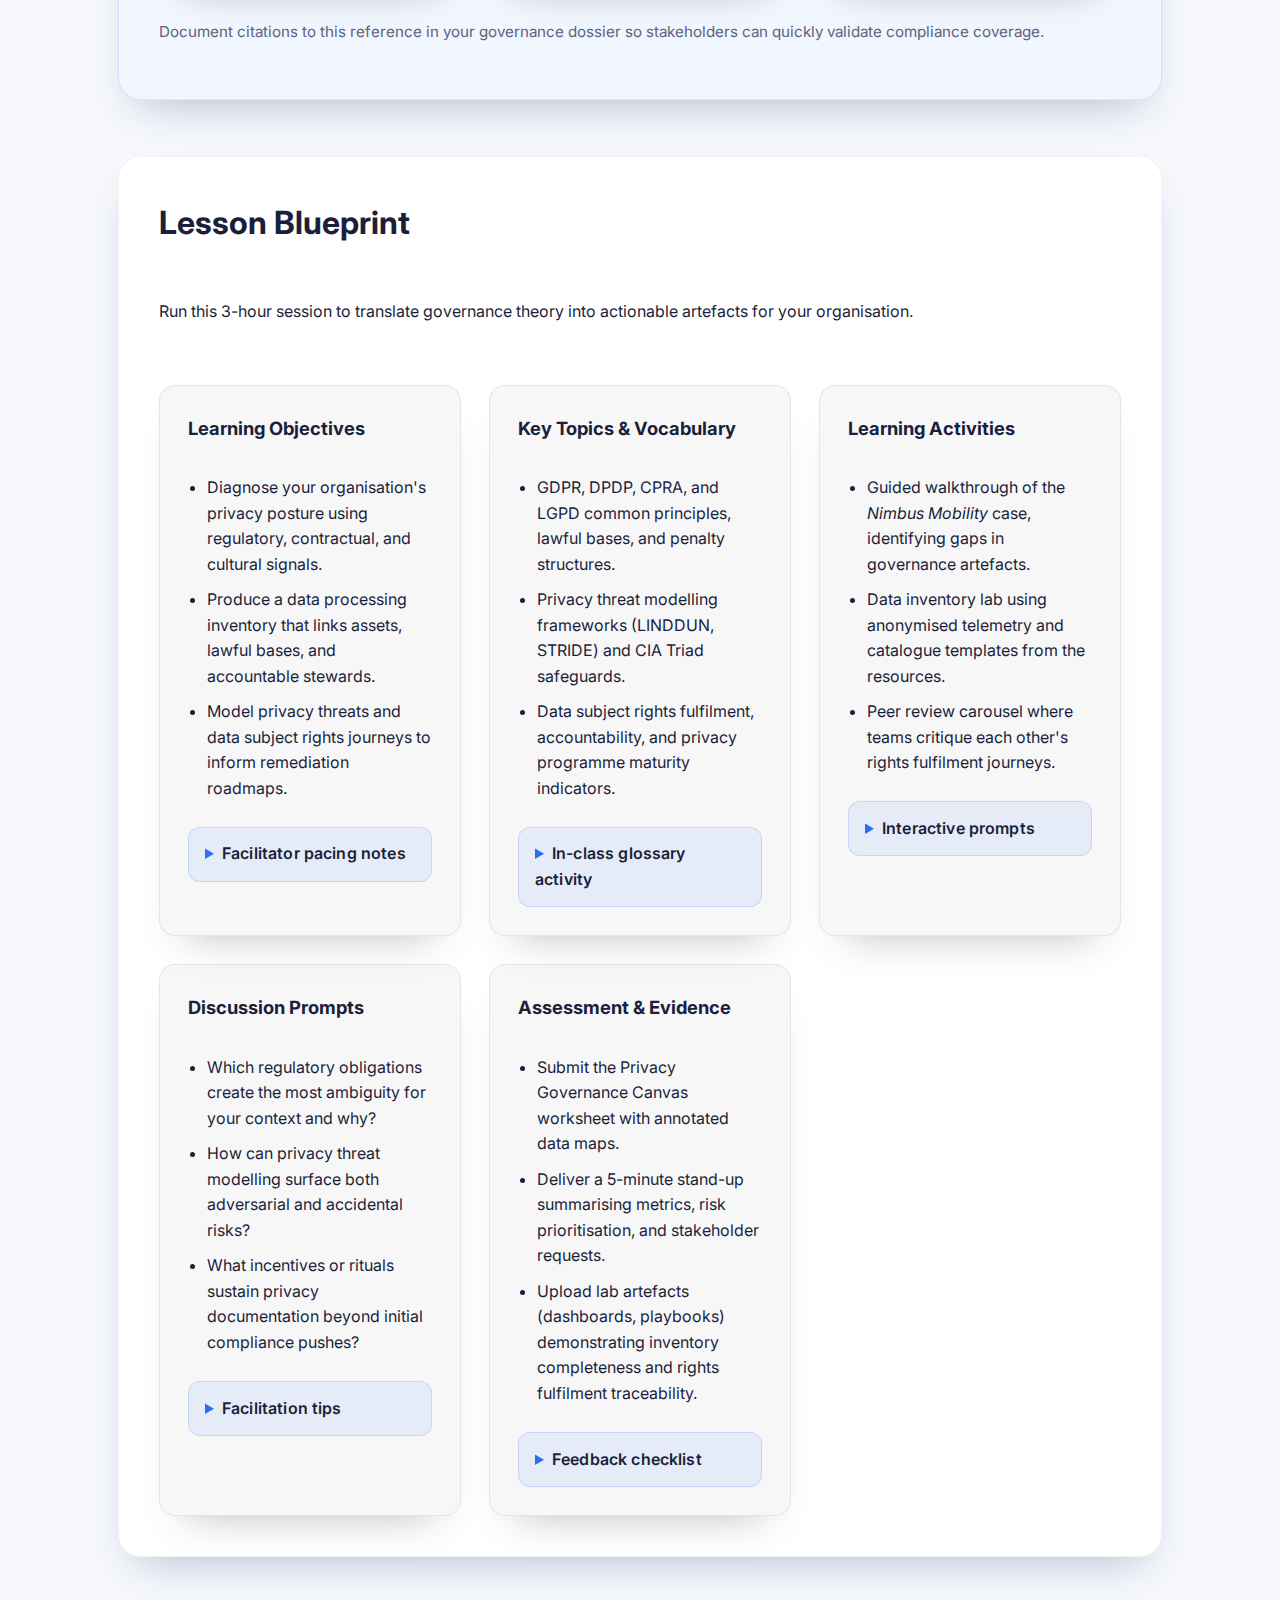
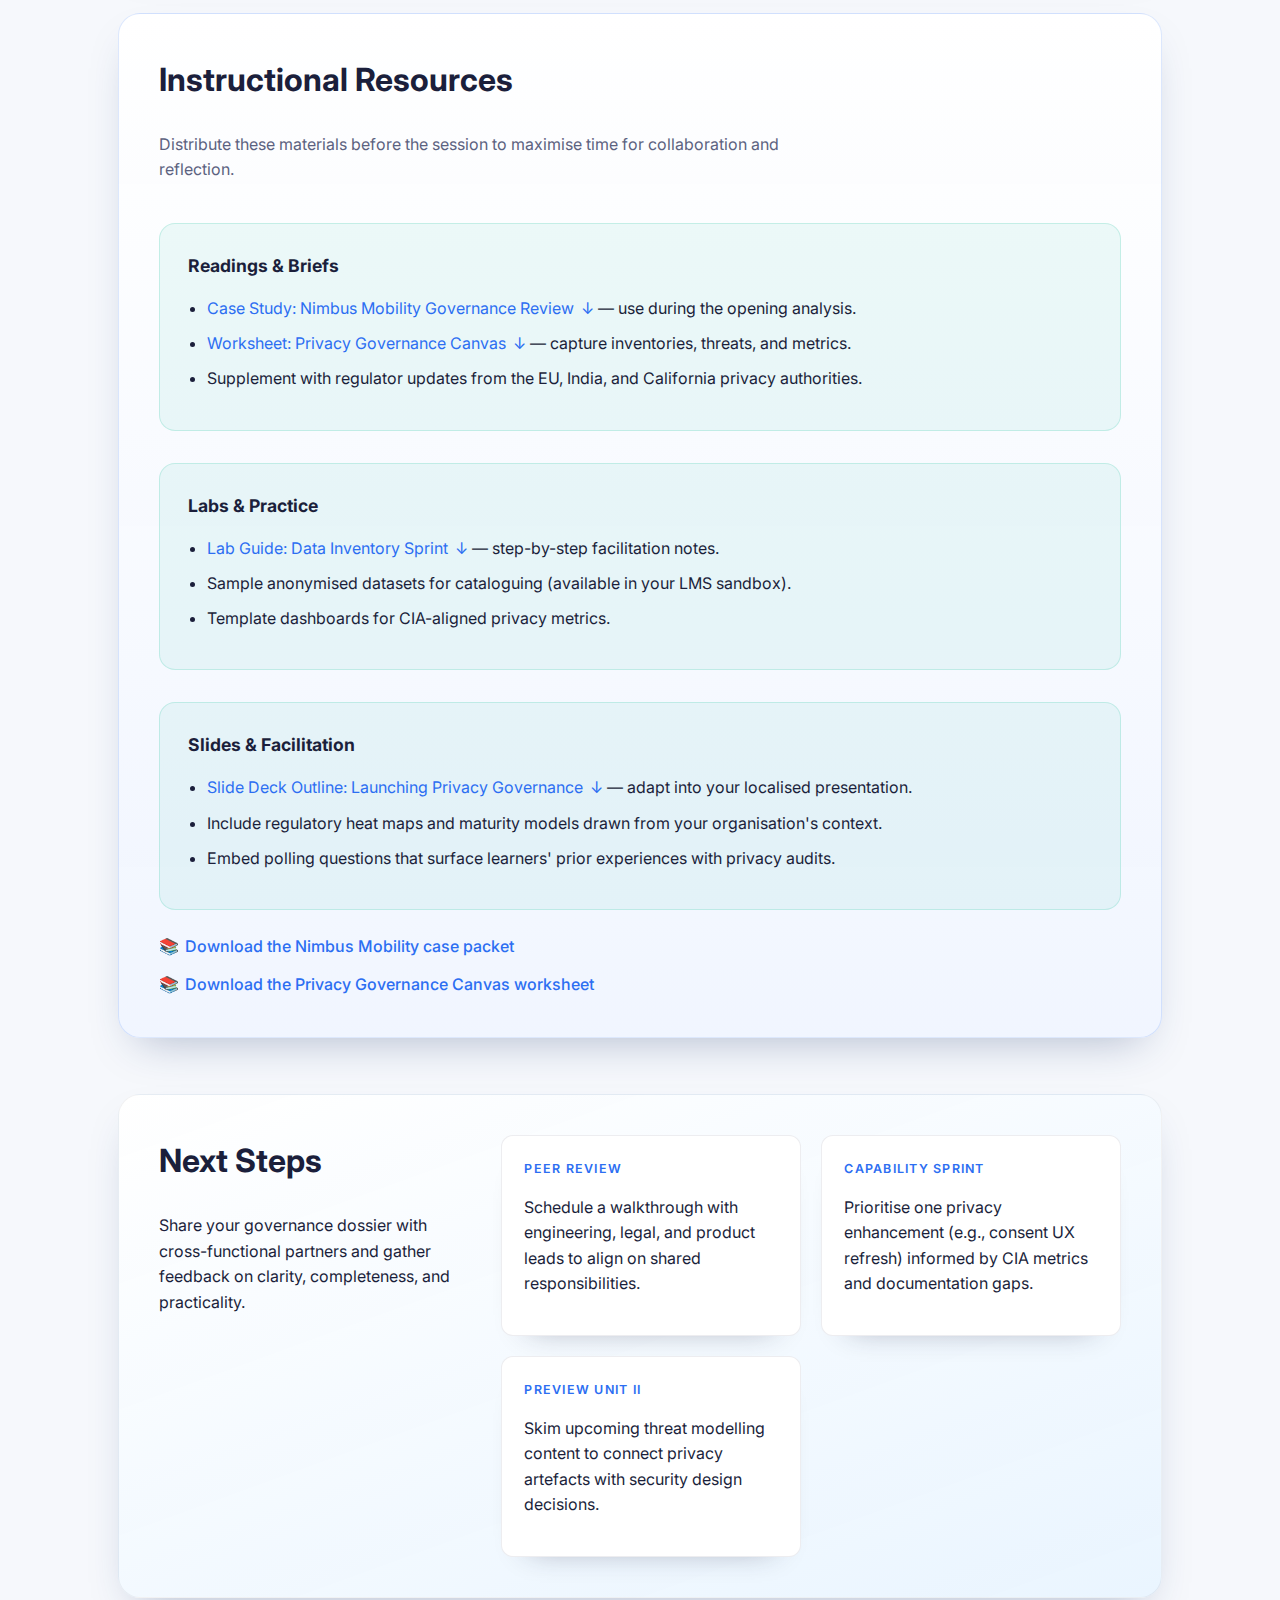
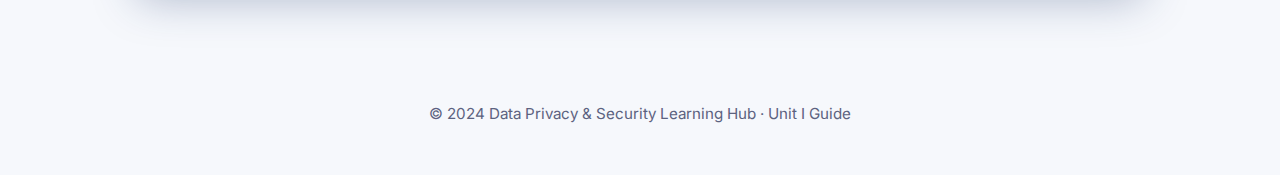
<file: unit-1.html>
<!DOCTYPE html>
<html lang="en">
<head>
  <meta charset="UTF-8" />
  <meta name="viewport" content="width=device-width, initial-scale=1.0" />
  <title>Unit I · Introduction to Data Privacy and Security</title>
  <link rel="stylesheet" href="assets/styles.css" />
  <link rel="preconnect" href="https://fonts.googleapis.com">
  <link rel="preconnect" href="https://fonts.gstatic.com" crossorigin>
  <link href="https://fonts.googleapis.com/css2?family=Inter:wght@400;500;600;700&display=swap" rel="stylesheet">
</head>
<body class="unit-page">
  <header class="sub-hero">
    <div class="container sub-hero__content">
      <a class="back-link" href="index.html">← Back to course overview</a>
      <span class="sub-hero__tag">UNIT I</span>
      <h1>Introduction to Data Privacy and Security</h1>
      <p class="sub-hero__intro">Design trustworthy ecosystems by combining smart governance, transparent documentation, and differential privacy practices that reinforce the Confidentiality, Integrity, Availability (CIA) Triad.</p>
    </div>
  </header>

  <main class="unit-page__main container">
    <section class="unit-section">
      <h2>Unit Overview</h2>
      <p>This unit anchors the programme with a governance-first mindset. You will catalogue the data your organisation touches, align controls with privacy commitments, and translate the CIA Triad into practical guardrails that protect stakeholder trust.</p>
      <p>We begin by comparing major regulations&mdash;from the GDPR and India&rsquo;s Digital Personal Data Protection (DPDP) Act 2023 to the CCPA/CPRA, LGPD, and emerging AI governance charters&mdash;so you can map shared principles, divergent obligations, and localisation needs. Alongside this comparative view, you will practice privacy threat modelling that traces adversarial goals against data assets, and engineer data subject rights journeys that scale across channels and jurisdictions. The comparative lens explicitly aligns privacy safeguards with NIST&rsquo;s AI Risk Management Framework and ISO/IEC 42001 AI management system requirements so governance boards can evidence trustworthy AI behaviours alongside privacy assurances.</p>
      <div class="overview-highlights">
        <div class="overview-highlights__item">
          <span class="overview-highlights__label">Format</span>
          <p>Concept briefings, guided labs, and reflective documentation sprints.</p>
        </div>
        <div class="overview-highlights__item">
          <span class="overview-highlights__label">Deliverable</span>
          <p>A privacy governance dossier that captures decisions, data flows, and risk treatments.</p>
        </div>
        <div class="overview-highlights__item">
          <span class="overview-highlights__label">Mindset</span>
          <p>Think like a steward: every datum tracked, every control purposeful, every risk transparent.</p>
        </div>
      </div>
    </section>

    <section class="unit-section">
      <h2>Syllabus Map</h2>
      <div class="topic-grid">
        <article class="topic-card">
          <span class="topic-card__tag">Module 1</span>
          <h3>Global Privacy Governance</h3>
          <p>Contrast GDPR, India&rsquo;s DPDP Act 2023, and other landmark regulations to extract common guardrails while designing adaptable governance models.</p>
          <ul class="topic-card__list">
            <li>Map regulatory anchors to internal policies and stewardship forums.</li>
            <li>Align cross-border data transfer strategies with lawful bases and accountability principles.</li>
            <li>Surface quick wins for culture change and regulatory readiness.</li>
          </ul>
        </article>
        <article class="topic-card">
          <span class="topic-card__tag">Module 2</span>
          <h3>Threat Modelling &amp; Rights Engineering</h3>
          <p>Develop dynamic inventories that explain how and why data is captured while layering privacy threat modelling and operationalising data subject rights.</p>
          <ul class="topic-card__list">
            <li>Design living data maps and glossaries for high-risk processing activities.</li>
            <li>Model threats with STRIDE/LINDDUN lenses to prioritise safeguards.</li>
            <li>Engineer intake-to-fulfilment flows for access, erasure, and grievance rights.</li>
          </ul>
        </article>
        <article class="topic-card">
          <span class="topic-card__tag">Module 3</span>
          <h3>Defining Differential Privacy</h3>
          <p>Build intuition for noise injection, privacy loss budgets, and sensitivity so analytics remain insightful yet protective.</p>
          <ul class="topic-card__list">
            <li>Explain epsilon, delta, and composition.</li>
            <li>Compare global vs. local differential privacy.</li>
            <li>Choose mechanisms that balance utility.</li>
          </ul>
        </article>
        <article class="topic-card">
          <span class="topic-card__tag">Module 4</span>
          <h3>Real-World Differential Privacy</h3>
          <p>Evaluate case studies from tech platforms, public datasets, and civic initiatives to understand deployment trade-offs and governance implications.</p>
          <ul class="topic-card__list">
            <li>Assess privacy budgets over time.</li>
            <li>Design monitoring and incident playbooks.</li>
            <li>Communicate guarantees to stakeholders.</li>
          </ul>
        </article>
        <article class="topic-card">
          <span class="topic-card__tag">Module 5</span>
          <h3>CIA Triad in Practice</h3>
          <p>Translate confidentiality, integrity, and availability principles into architectural and operational controls that scale.</p>
          <ul class="topic-card__list">
            <li>Blend preventive, detective, and corrective safeguards.</li>
            <li>Measure resilience using risk indicators.</li>
            <li>Plan cross-functional escalation paths.</li>
          </ul>
        </article>
      </div>
    </section>

    <section class="unit-section unit-section--layered">
      <div class="unit-section__header">
        <h2>Global Governance &amp; Simple Privacy Approaches</h2>
        <p>Ground your programme with clear ownership, proportionate controls, and feedback loops that prove accountability while respecting jurisdictional nuances.</p>
      </div>
      <div class="insight-grid">
        <article class="insight-card">
          <h3>Governance Foundations</h3>
          <p class="insight-card__context">Equip yourself to discuss live mandates with Indian recruiters by translating fast-evolving global directives into local operating models.</p>
          <ul>
            <li>Define data domains, owners, and stewards with decision rights that scale across business units, citing CPRA enforcement updates alongside DPDP requirements during stakeholder briefings.</li>
            <li>Implement policy hierarchies that trace GDPR articles, DPDP duties, revised ISO/IEC 27701 controls, and AI-specific guardrails from NIST AI RMF and ISO/IEC 42001 into operational procedures ready for audit conversations.</li>
            <li>Adopt privacy-by-design templates that reference CERT-In incident response advisories and sectoral notices (e.g., RBI, IRDAI) to showcase market-ready judgement.</li>
          </ul>
        </article>
        <article class="insight-card">
          <h3>Simple Privacy Levers</h3>
          <p class="insight-card__context">These levers help you articulate day-one impact for fintech, healthtech, and IT services placements across India&rsquo;s innovation hubs.</p>
          <ul>
            <li>Embrace data minimisation and progressive profiling to limit collection to what is actionable.</li>
            <li>Use adaptive consent experiences paired with auditable preference registries that support withdrawal timelines under GDPR, DPDP, and CPRA enforcement guidance.</li>
            <li>Layer context-aware access controls and logging to reinforce least privilege.</li>
          </ul>
        </article>
        <article class="insight-card">
          <h3>Privacy Threat Modelling Basics</h3>
          <p class="insight-card__context">Speaking to these practices signals readiness for security analyst and privacy engineering roles in Indian captives and global capability centres.</p>
          <ul>
            <li>Profile adversaries and misuse cases using LINDDUN or STRIDE to surface privacy harms alongside security risks.</li>
            <li>Link scenarios to datasets, processing purposes, CPRA penalty structures, and CERT-In breach notification triggers to prioritise mitigations.</li>
            <li>Prototype countermeasures such as rate limits, differential privacy, and manual overrides aligned to impact tiers.</li>
          </ul>
        </article>
        <article class="insight-card insight-card--accent">
          <h3>Metrics &amp; Signals</h3>
          <p class="insight-card__lede">Track adoption and maturity with lightweight indicators.</p>
          <dl class="insight-metrics">
            <div>
              <dt>% Systems Catalogued</dt>
              <dd>Target ≥ 90% of in-scope assets documented with purpose, lawful basis, and steward.</dd>
            </div>
            <div>
              <dt>Policy Drift</dt>
              <dd>Monitor time between control updates and regulatory changes to stay within 45 days.</dd>
            </div>
            <div>
              <dt>Privacy Queries</dt>
              <dd>Measure response time to rights requests to validate process health and staffing.</dd>
            </div>
          </dl>
        </article>
      </div>
    </section>

    <section class="unit-section">
      <h2>Documenting Data for Use</h2>
      <div class="documentation-flow">
        <div class="documentation-flow__column">
          <h3>Lifecycle Blueprint</h3>
          <ol>
            <li><strong>Capture:</strong> Identify collection points, notice mechanisms, and consent triggers.</li>
            <li><strong>Enrich:</strong> Record transformations, algorithms applied, and data quality checks.</li>
            <li><strong>Store:</strong> Document repositories, encryption posture, and retention horizons.</li>
            <li><strong>Share:</strong> Clarify internal consumers, third parties, and cross-border pathways.</li>
            <li><strong>Dispose:</strong> Define deletion, anonymisation, and archival protocols.</li>
            <li><strong>Respond:</strong> Track data subject rights requests, grievances, and regulator inquiries with evidence trails.</li>
          </ol>
        </div>
        <div class="documentation-flow__column">
          <h3>Documentation Essentials</h3>
          <ul class="checklist">
            <li><span>Metadata completeness:</span> Systems, owners, lawful basis, sensitivity, and retention.</li>
            <li><span>Data lineage visuals:</span> Flow diagrams tied to source systems and business capabilities.</li>
            <li><span>Control catalogue:</span> Mapping of safeguards to CIA objectives, threat scenarios, and risk ratings.</li>
            <li><span>Decision log:</span> Rationale for approvals, exemptions, and compensating controls.</li>
            <li><span>Rights engineering playbooks:</span> Intake channels, verification steps, SLA commitments, and escalation rules.</li>
            <li><span>Review cadence:</span> Calendarised touchpoints for legal, security, and product stakeholders.</li>
          </ul>
        </div>
      </div>
      <div class="callout-panel" id="unit1-outcome">
        <h3>Workshop Outcome</h3>
        <p>Create a one-page "data story" for a flagship product that visualises lifecycle stages, control owners, regulatory touchpoints, rights fulfilment steps, and open risks. Use it to brief executives and inform sprint-level requirements.</p>
      </div>
    </section>

    <section class="unit-section" id="unit1-rubric">
      <h2>Lab Toolkit, Resources &amp; Rubric</h2>
      <p class="unit-section__intro">Use lab hours to turn the governance dossier into a defendable artefact. Pair hands-on tooling with authoritative references and a rubric that mirrors Unit I learning outcomes.</p>
      <div class="documentation-flow">
        <div class="documentation-flow__column">
          <h3>Lab Toolkit</h3>
          <ul class="checklist">
            <li><span>NIST Privacy Framework worksheets:</span> Prioritise Target Profiles and catalogue governance gaps tied to the <em>Global Privacy Governance</em> outcome.</li>
            <li><span>CNIL PIA &amp; LINDDUN tooling:</span> Structure threat modelling, risk scoring, and mitigation backlogs aligned with <em>Threat Modelling &amp; Rights Engineering</em>.</li>
            <li><span>OneTrust, TrustArc, or open-source RoPA trackers:</span> Automate Records of Processing Activities and DPIA evidence for cross-regulation reporting.</li>
            <li><span>Mozilla Lean Data Practice kits:</span> Facilitate workshops on consent, minimisation, and data stories to evidence rights-friendly defaults.</li>
            <li><span>Diagramming suites (Miro, draw.io) &amp; spreadsheet stacks:</span> Visualise lifecycle inventories, CIA controls, and privacy budget decisions for stakeholder review.</li>
          </ul>
        </div>
        <div class="documentation-flow__column">
          <h3>Resource Links</h3>
          <ul>
            <li><a href="https://commission.europa.eu/law/law-topic/data-protection/data-protection-eu_en" target="_blank" rel="noopener">EU GDPR portal</a> — anchor governance matrices to core principles and articles.</li>
            <li><a href="https://www.meity.gov.in/data-protection-framework" target="_blank" rel="noopener">India DPDP Act resources</a> — translate fiduciary duties into operating checklists.</li>
            <li><a href="https://oag.ca.gov/privacy/ccpa" target="_blank" rel="noopener">California CCPA/CPRA guidance</a> — align privacy programmes with US enforcement expectations.</li>
            <li><a href="https://www.nist.gov/privacy-framework" target="_blank" rel="noopener">NIST Privacy Framework</a> — structure outcomes, metrics, and decision logs.</li>
            <li><a href="https://www.linddun.org/" target="_blank" rel="noopener">LINDDUN knowledge base</a> — expand privacy threat modelling beyond security assumptions.</li>
          </ul>
        </div>
        <div class="documentation-flow__column">
          <h3>Assessment Rubric</h3>
          <table class="rubric-table">
            <thead>
              <tr>
                <th scope="col">Criteria</th>
                <th scope="col">Outcome Alignment</th>
                <th scope="col">Evidence of Mastery</th>
                <th scope="col">Weight</th>
              </tr>
            </thead>
            <tbody>
              <tr>
                <td>Regulatory Governance Blueprint</td>
                <td>Global Privacy Governance</td>
                <td>Crosswalk maps GDPR, DPDP, and CPRA (or equivalents) to accountable owners, controls, and review cadences.</td>
                <td>25%</td>
              </tr>
              <tr>
                <td>Lifecycle &amp; Threat Coverage</td>
                <td>Threat Modelling &amp; Rights Engineering</td>
                <td>Data inventory visualises ≥ 90% of in-scope systems with linked threat scenarios, mitigations, and residual risk notes.</td>
                <td>20%</td>
              </tr>
              <tr>
                <td>Rights Operations Excellence</td>
                <td>Threat Modelling &amp; Rights Engineering</td>
                <td>Rights fulfilment playbooks define intake-to-closure SLAs, verification steps, and success metrics within 30-day statutory windows.</td>
                <td>15%</td>
              </tr>
              <tr>
                <td>Differential Privacy Strategy</td>
                <td>Defining &amp; Applying Differential Privacy</td>
                <td>Privacy budgets, mechanisms, and communication kits are documented with rationale tied to data use cases.</td>
                <td>20%</td>
              </tr>
              <tr>
                <td>CIA Integration &amp; Storytelling</td>
                <td>CIA Triad in Practice</td>
                <td>Executive summary connects confidentiality, integrity, and availability safeguards to actionable next steps with owners.</td>
                <td>20%</td>
              </tr>
            </tbody>
          </table>
          <p class="rubric-note">Include artefacts (policy excerpts, workflow screenshots, metrics baselines) to demonstrate how each criterion is satisfied.</p>
        </div>
      </div>
    </section>

    <section class="unit-section unit-section--accent">
      <h2>Differential Privacy Deep Dive</h2>
      <div class="dp-grid">
        <article class="dp-card">
          <h3>Defining the Guardrails</h3>
          <p>Translate mathematical guarantees into plain language artefacts that stakeholders trust.</p>
          <ul>
            <li>Frame <strong>epsilon</strong> as the privacy loss budget and articulate trade-offs with accuracy.</li>
            <li>Use <strong>delta</strong> to bound improbable disclosures in high-sensitivity datasets.</li>
            <li>Compare Laplace, Gaussian, and exponential mechanisms for varied query types.</li>
          </ul>
        </article>
        <article class="dp-card">
          <h3>Real-World Implementations</h3>
          <p>Deconstruct deployments to highlight governance scaffolding and safeguards beyond mathematics.</p>
          <ul>
            <li>Case study: Census programmes balancing statistical utility and civil rights oversight.</li>
            <li>Product analytics: Local differential privacy for telemetry with on-device budget tracking.</li>
            <li>Open data releases: Tiered access models with dynamic privacy budget allocation.</li>
          </ul>
        </article>
        <article class="dp-card dp-card--highlight">
          <h3>Operational Checklist</h3>
          <ul class="checklist">
            <li><span>Budget governance:</span> Assign owners to approve, replenish, and audit epsilon usage.</li>
            <li><span>Testing harness:</span> Validate noise calibration against utility targets pre-launch.</li>
            <li><span>Communication kit:</span> Prepare FAQs and visual explainers to demystify guarantees.</li>
          </ul>
        </article>
      </div>
    </section>

    <section class="unit-section unit-section--cia">
      <h2>CIA Triad Anchors</h2>
      <p class="unit-section__intro">Blend foundational security pillars with privacy goals to build resilient, rights-respecting systems.</p>
      <div class="cia-grid">
        <article class="cia-card">
          <h3>Confidentiality</h3>
          <p>Protect data from unauthorised exposure using encryption, segregation, adaptive access, and employee trust programmes.</p>
          <ul>
            <li>Encrypt in transit and at rest with rotation schedules.</li>
            <li>Deploy data loss prevention tuned to privacy indicators.</li>
            <li>Institute zero-trust reviews for privileged access.</li>
          </ul>
        </article>
        <article class="cia-card">
          <h3>Integrity</h3>
          <p>Guard against tampering by prioritising validation, monitoring, and auditability throughout the lifecycle.</p>
          <ul>
            <li>Automate checksum and schema drift detection.</li>
            <li>Maintain dual-control workflows for critical changes.</li>
            <li>Log immutable evidence for investigations and attestations.</li>
          </ul>
        </article>
        <article class="cia-card">
          <h3>Availability</h3>
          <p>Sustain accessibility while respecting privacy promises with resilient architectures and incident readiness.</p>
          <ul>
            <li>Design redundancy strategies proportionate to data criticality.</li>
            <li>Embed privacy guardrails within disaster recovery drills.</li>
            <li>Track uptime, latency, and recovery KPIs tied to user commitments.</li>
          </ul>
        </article>
      </div>
      <div class="cia-bridge">
        <h3>Integrative Reflection</h3>
        <p>Assess how governance policies, documentation quality, and differential privacy safeguards collectively reinforce CIA outcomes. Capture findings in your dossier and flag dependencies for follow-up in Unit II.</p>
      </div>
    </section>

    <section class="unit-section">
      <h2>Indian Industry Spotlight &amp; Career Integration</h2>
      <p class="unit-section__intro">Anchor your dossier in Indian market realities. These examples help you articulate value to IT services, fintech, and gov-tech recruiters while demonstrating fluency with regional compliance expectations.</p>
      <div class="topic-grid">
        <article class="topic-card">
          <span class="topic-card__tag">IT Services</span>
          <h3>Managed Service Readiness</h3>
          <ul class="topic-card__list">
            <li>Case study: Map the DPDP Act 2023 fiduciary duties to the shared services catalogue of a Bengaluru delivery centre supporting EU retail clients.</li>
            <li>Reference TCS and Infosys public ISO/IEC 27001 attestations to justify internal policy alignment and control sampling plans.</li>
            <li>Internship tie-in: Build a Record of Processing Activities (RoPA) accelerator that auto-tags projects with data residency and CERT-In incident response playbooks.</li>
          </ul>
        </article>
        <article class="topic-card">
          <span class="topic-card__tag">Fintech</span>
          <h3>Payments Compliance Lab</h3>
          <ul class="topic-card__list">
            <li>Example: Analyse a Unified Payments Interface (UPI) wallet&rsquo;s grievance journey against RBI&rsquo;s 2024 Digital Payments guidelines and SEBI&rsquo;s cyber advisories for market intermediaries.</li>
            <li>Embed RBI Master Direction on IT Framework for NBFCs into your risk register to evidence layered accountability.</li>
            <li>Project tie-in: Prototype a privacy dashboard that reconciles consent artefacts, fraud analytics, and rights requests for a neobank internship brief.</li>
          </ul>
        </article>
        <article class="topic-card">
          <span class="topic-card__tag">Gov-Tech</span>
          <h3>Public Service Stewardship</h3>
          <ul class="topic-card__list">
            <li>Case study: Evaluate DigiLocker and Aadhaar-enabled KYC programmes to highlight data minimisation and retention obligations under MeitY&rsquo;s data governance guidelines.</li>
            <li>Incorporate National Data Governance Framework Policy proposals and CERT-In 2022 cybersecurity directives into escalation matrices.</li>
            <li>Internship tie-in: Design a citizen data rights clinic for a state e-governance project that simulates RTI/DPDP request handling.</li>
          </ul>
        </article>
      </div>
      <div class="callout-panel">
        <h3>Regional Compliance Watchlist</h3>
        <p>Track upcoming rules—DPDP subordinate legislation, RBI payment aggregator audits, SEBI cyber hygiene disclosures, NIC cloud accreditation updates—and note how they adjust your dossier’s controls, metrics, and stakeholder communications.</p>
      </div>
    </section>

    <section class="unit-section unit-section--reference">
      <h2>Current Regulations &amp; Standards Alignment</h2>
      <p class="unit-section__intro">Keep your Unit I dossier tightly coupled to the shared <a href="index.html#regulation-reference">Regulations &amp; Standards Reference</a>. Use these priorities to evidence global readiness during reviews.</p>
      <div class="reference-pillars">
        <article class="reference-pillars__item">
          <h3>Global Privacy Regulations</h3>
          <ul>
            <li><strong>EU GDPR (Regulation (EU) 2016/679)</strong> — incorporate 2024 guidance on AI risk, international transfers, and design against dark patterns.</li>
            <li><strong>India DPDP Act 2023</strong> — map consent and breach playbooks to evolving rules and CERT-In notification coordination.</li>
            <li><strong>California CCPA/CPRA</strong> — prepare documentation for CPPA cybersecurity audit and automated decision-making proposals.</li>
            <li><strong>Brazil LGPD</strong> — embed ANPD security incident reporting and small-entity programme nuances.</li>
          </ul>
        </article>
        <article class="reference-pillars__item">
          <h3>Security &amp; Privacy Standards</h3>
          <ul>
            <li><strong>NIST Cybersecurity Framework 2.0</strong> — align governance and supply-chain expectations with your risk narratives.</li>
            <li><strong>NIST Privacy Framework 1.0</strong> — use profiles to catalogue processing activities and prioritise mitigations.</li>
            <li><strong>ISO/IEC 27001:2022 &amp; 27002:2022</strong> — connect updated control themes (threat intelligence, secure coding) to CIA safeguards.</li>
            <li><strong>ISO/IEC 27701:2019</strong> — extend ISMS artefacts with privacy-specific accountability matrices.</li>
          </ul>
        </article>
        <article class="reference-pillars__item">
          <h3>Identity &amp; Sector Guidance</h3>
          <ul>
            <li><strong>NIST SP 800-63-3 Digital Identity</strong> — reference authenticator assurance and lifecycle controls when defining access requirements.</li>
            <li><strong>FIDO Alliance Passkey &amp; WebAuthn L3</strong> — signal passkey adoption paths that reinforce rights and reduce credential risk.</li>
            <li><strong>PCI DSS v4.0</strong> — evidence how cryptographic controls and monitoring align with 2024/2025 milestones.</li>
          </ul>
        </article>
      </div>
      <p class="unit-reference-note">Document citations to this reference in your governance dossier so stakeholders can quickly validate compliance coverage.</p>
    </section>

    <section class="unit-section">
      <div class="unit-section__header">
        <h2>Lesson Blueprint</h2>
        <p>Run this 3-hour session to translate governance theory into actionable artefacts for your organisation.</p>
      </div>
      <div class="lesson-plan">
        <div class="lesson-plan__grid">
          <article class="lesson-card">
            <h3>Learning Objectives</h3>
            <ul>
              <li>Diagnose your organisation's privacy posture using regulatory, contractual, and cultural signals.</li>
              <li>Produce a data processing inventory that links assets, lawful bases, and accountable stewards.</li>
              <li>Model privacy threats and data subject rights journeys to inform remediation roadmaps.</li>
            </ul>
            <details>
              <summary>Facilitator pacing notes</summary>
              <p>Allocate 25 minutes to review exemplar inventories, 30 minutes for breakout diagnostics, and 20 minutes to align on metrics before transitioning to the lab.</p>
            </details>
          </article>
          <article class="lesson-card">
            <h3>Key Topics &amp; Vocabulary</h3>
            <ul>
              <li>GDPR, DPDP, CPRA, and LGPD common principles, lawful bases, and penalty structures.</li>
              <li>Privacy threat modelling frameworks (LINDDUN, STRIDE) and CIA Triad safeguards.</li>
              <li>Data subject rights fulfilment, accountability, and privacy programme maturity indicators.</li>
            </ul>
            <details>
              <summary>In-class glossary activity</summary>
              <p>Provide sticky notes or shared doc prompts asking learners to map each term to a real system or policy; debrief by clustering similar insights.</p>
            </details>
          </article>
          <article class="lesson-card">
            <h3>Learning Activities</h3>
            <ul>
              <li>Guided walkthrough of the <em>Nimbus Mobility</em> case, identifying gaps in governance artefacts.</li>
              <li>Data inventory lab using anonymised telemetry and catalogue templates from the resources.</li>
              <li>Peer review carousel where teams critique each other's rights fulfilment journeys.</li>
            </ul>
            <details>
              <summary>Interactive prompts</summary>
              <p>Use the lab toggle to reveal facilitator nudges for scoping, tooling, and evidence capture. Encourage teams to annotate screenshots for inclusion in assessments.</p>
            </details>
          </article>
          <article class="lesson-card">
            <h3>Discussion Prompts</h3>
            <ul>
              <li>Which regulatory obligations create the most ambiguity for your context and why?</li>
              <li>How can privacy threat modelling surface both adversarial and accidental risks?</li>
              <li>What incentives or rituals sustain privacy documentation beyond initial compliance pushes?</li>
            </ul>
            <details>
              <summary>Facilitation tips</summary>
              <p>Invite learners to relate prompts to their worksheet findings; record insights on a shared board to revisit during the final reflection.</p>
            </details>
          </article>
          <article class="lesson-card">
            <h3>Assessment &amp; Evidence</h3>
            <ul>
              <li>Submit the Privacy Governance Canvas worksheet with annotated data maps.</li>
              <li>Deliver a 5-minute stand-up summarising metrics, risk prioritisation, and stakeholder requests.</li>
              <li>Upload lab artefacts (dashboards, playbooks) demonstrating inventory completeness and rights fulfilment traceability.</li>
            </ul>
            <details>
              <summary>Feedback checklist</summary>
              <p>Assess clarity of stewardship assignments, completeness of regulatory references, and integration of CIA metrics across all submissions.</p>
            </details>
          </article>
        </div>
      </div>
    </section>

    <section class="unit-section unit-section--reference">
      <h2>Instructional Resources</h2>
      <p class="unit-section__intro">Distribute these materials before the session to maximise time for collaboration and reflection.</p>
      <div class="resource-deck">
        <div class="resource-group">
          <h3>Readings &amp; Briefs</h3>
          <ul>
            <li><a href="assets/unit-1/case-study.md" download>Case Study: Nimbus Mobility Governance Review</a> — use during the opening analysis.</li>
            <li><a href="assets/unit-1/worksheet.md" download>Worksheet: Privacy Governance Canvas</a> — capture inventories, threats, and metrics.</li>
            <li>Supplement with regulator updates from the EU, India, and California privacy authorities.</li>
          </ul>
        </div>
        <div class="resource-group">
          <h3>Labs &amp; Practice</h3>
          <ul>
            <li><a href="assets/unit-1/lab-guide.md" download>Lab Guide: Data Inventory Sprint</a> — step-by-step facilitation notes.</li>
            <li>Sample anonymised datasets for cataloguing (available in your LMS sandbox).</li>
            <li>Template dashboards for CIA-aligned privacy metrics.</li>
          </ul>
        </div>
        <div class="resource-group">
          <h3>Slides &amp; Facilitation</h3>
          <ul>
            <li><a href="assets/unit-1/slide-deck-outline.md" download>Slide Deck Outline: Launching Privacy Governance</a> — adapt into your localised presentation.</li>
            <li>Include regulatory heat maps and maturity models drawn from your organisation's context.</li>
            <li>Embed polling questions that surface learners' prior experiences with privacy audits.</li>
          </ul>
        </div>
      </div>
      <div class="supplementary-links">
        <a href="assets/unit-1/case-study.md" download>Download the Nimbus Mobility case packet</a>
        <a href="assets/unit-1/worksheet.md" download>Download the Privacy Governance Canvas worksheet</a>
      </div>
    </section>

    <section class="unit-section unit-section--next">
      <div class="next-steps">
        <div>
          <h2>Next Steps</h2>
          <p>Share your governance dossier with cross-functional partners and gather feedback on clarity, completeness, and practicality.</p>
        </div>
        <div class="next-actions">
          <div class="next-actions__item">
            <span class="next-actions__label">Peer Review</span>
            <p>Schedule a walkthrough with engineering, legal, and product leads to align on shared responsibilities.</p>
          </div>
          <div class="next-actions__item">
            <span class="next-actions__label">Capability Sprint</span>
            <p>Prioritise one privacy enhancement (e.g., consent UX refresh) informed by CIA metrics and documentation gaps.</p>
          </div>
          <div class="next-actions__item">
            <span class="next-actions__label">Preview Unit II</span>
            <p>Skim upcoming threat modelling content to connect privacy artefacts with security design decisions.</p>
          </div>
        </div>
      </div>
    </section>
  </main>

  <footer class="unit-page__footer">
    <div class="container">
      <p>© 2024 Data Privacy &amp; Security Learning Hub · Unit I Guide</p>
    </div>
  </footer>
</body>
</html>
</file>
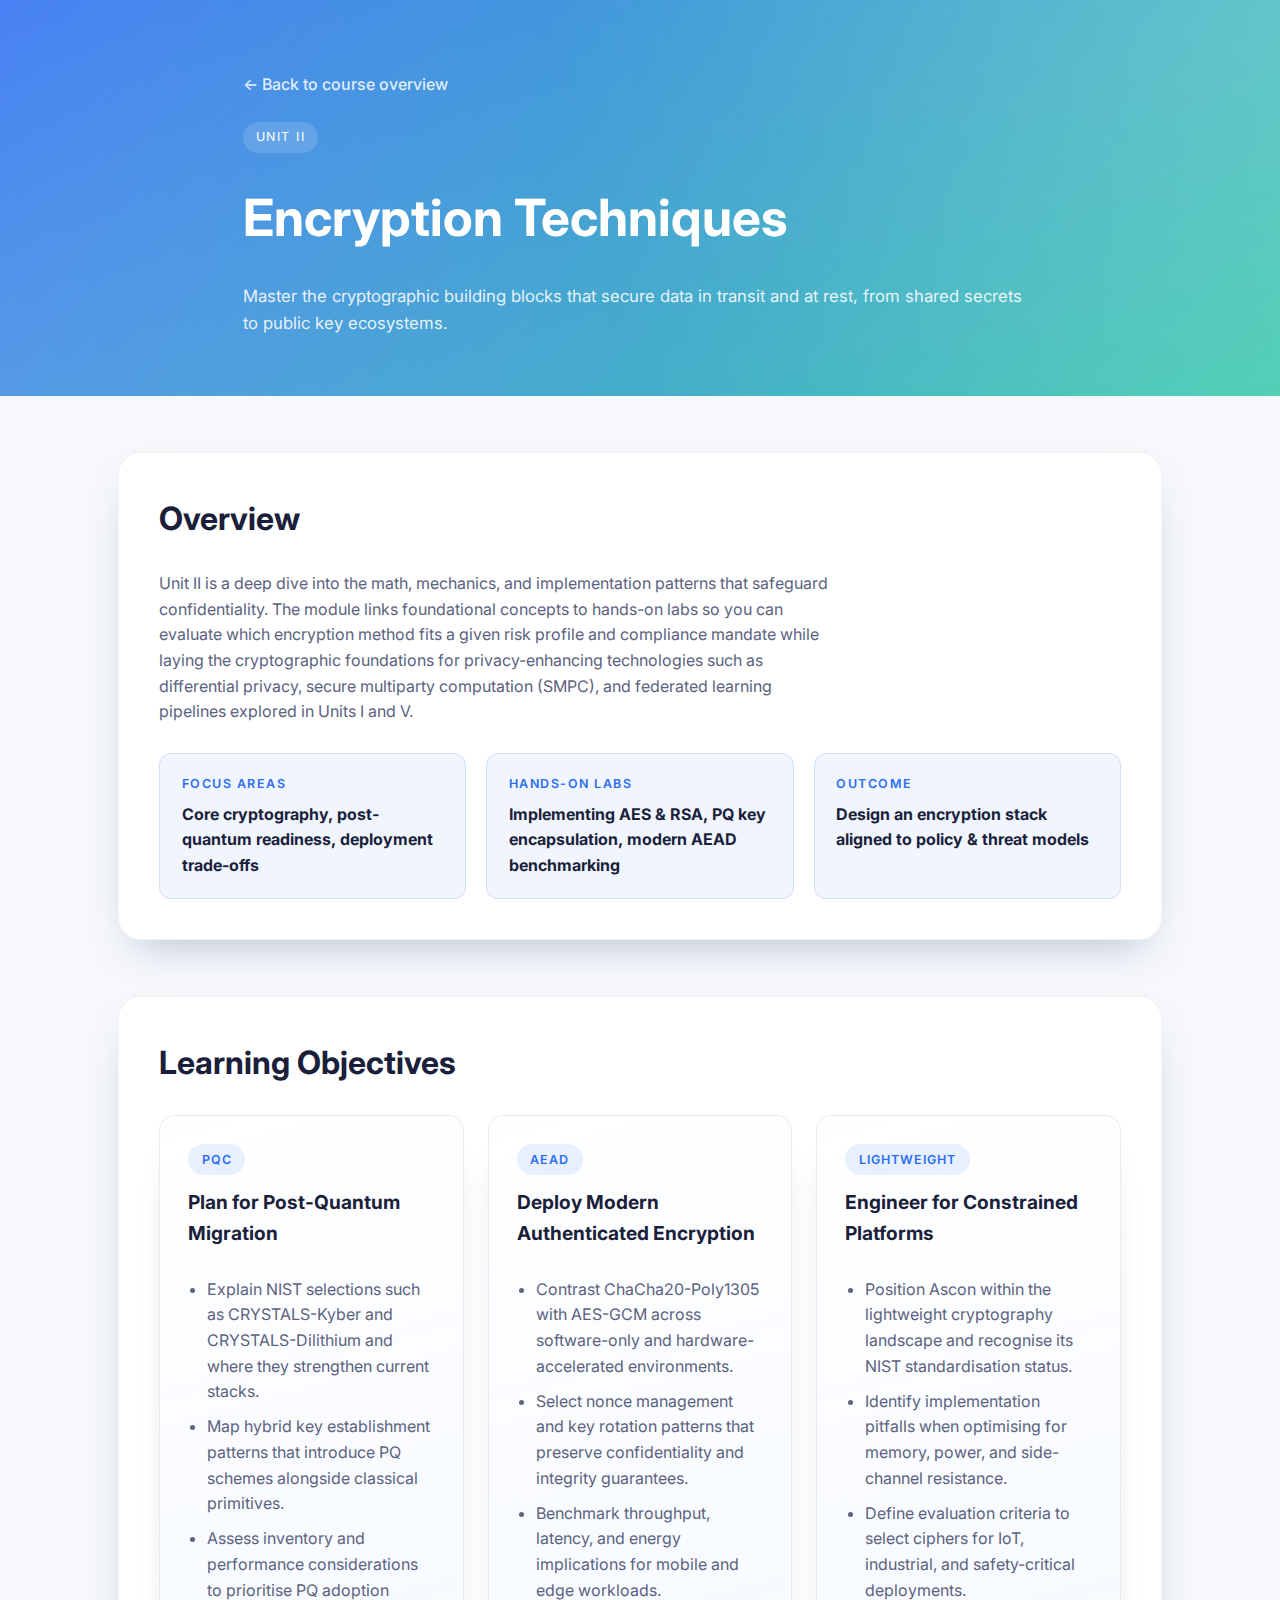
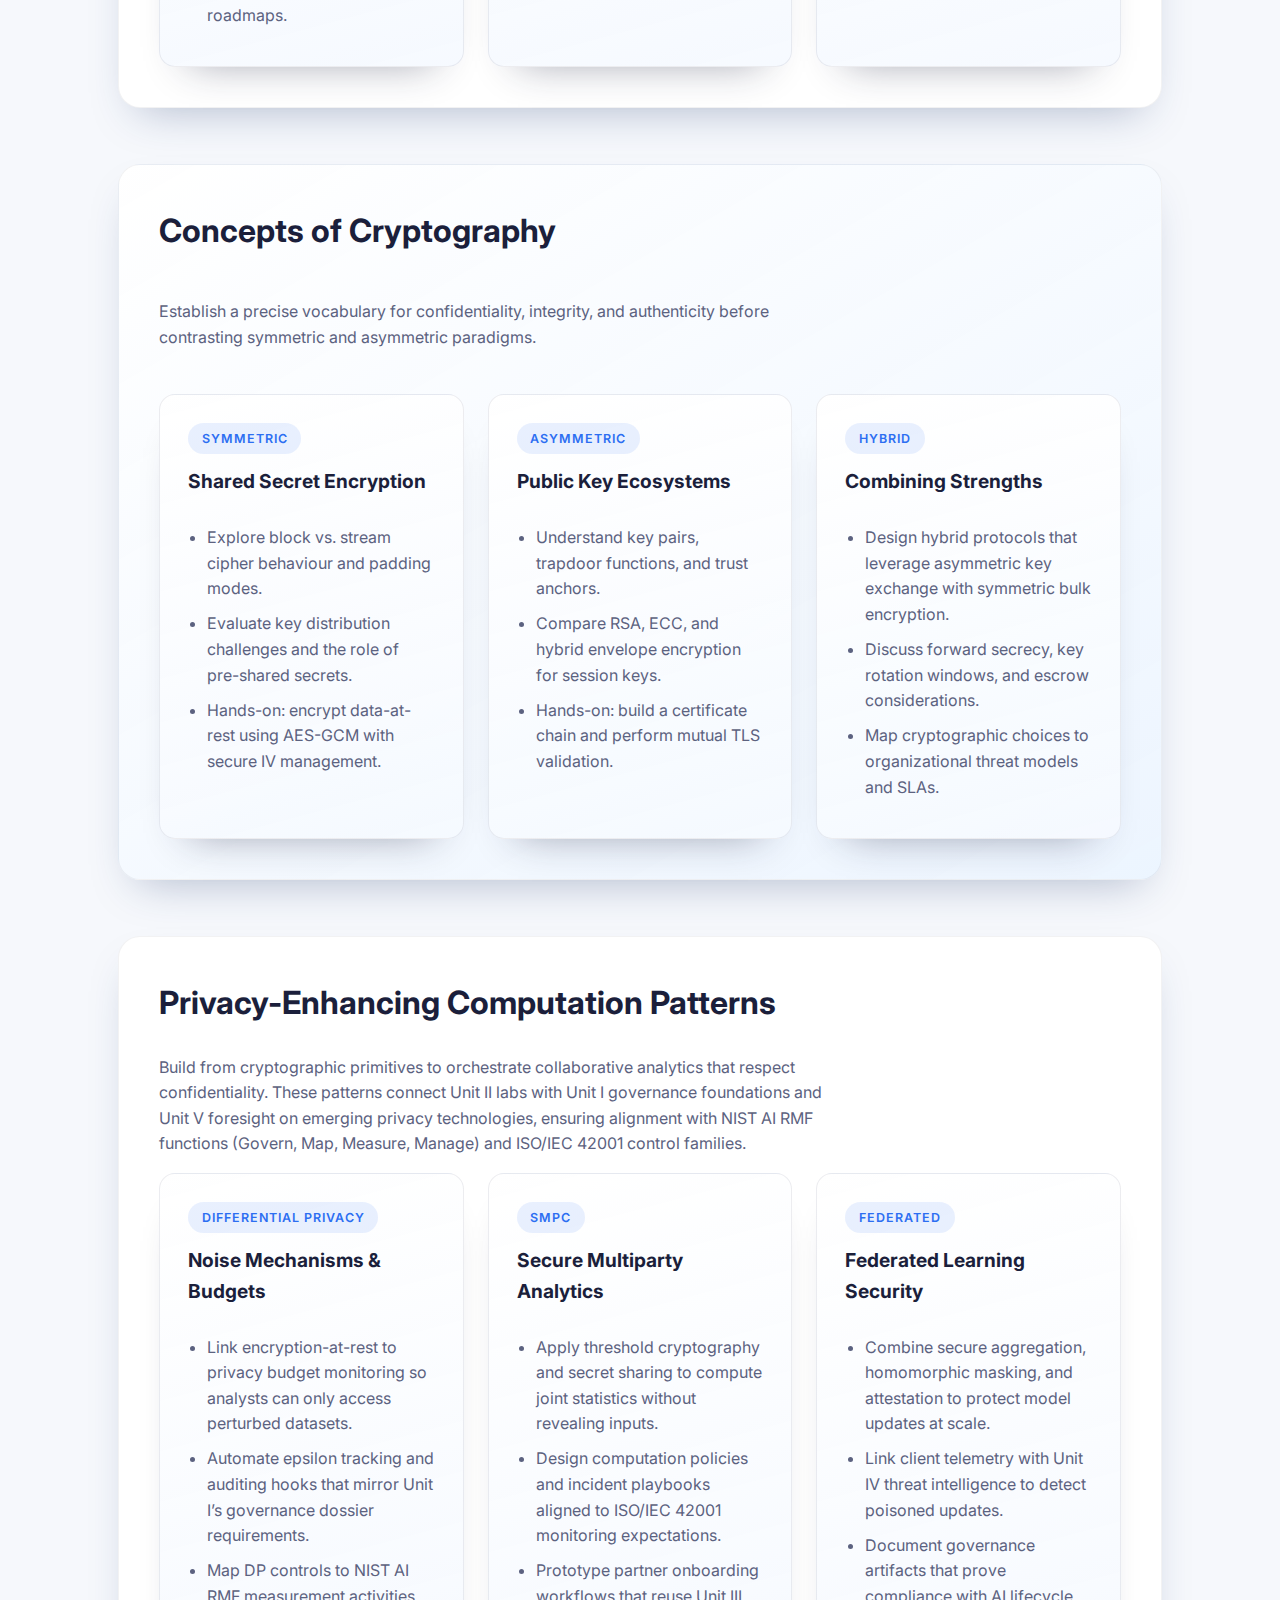
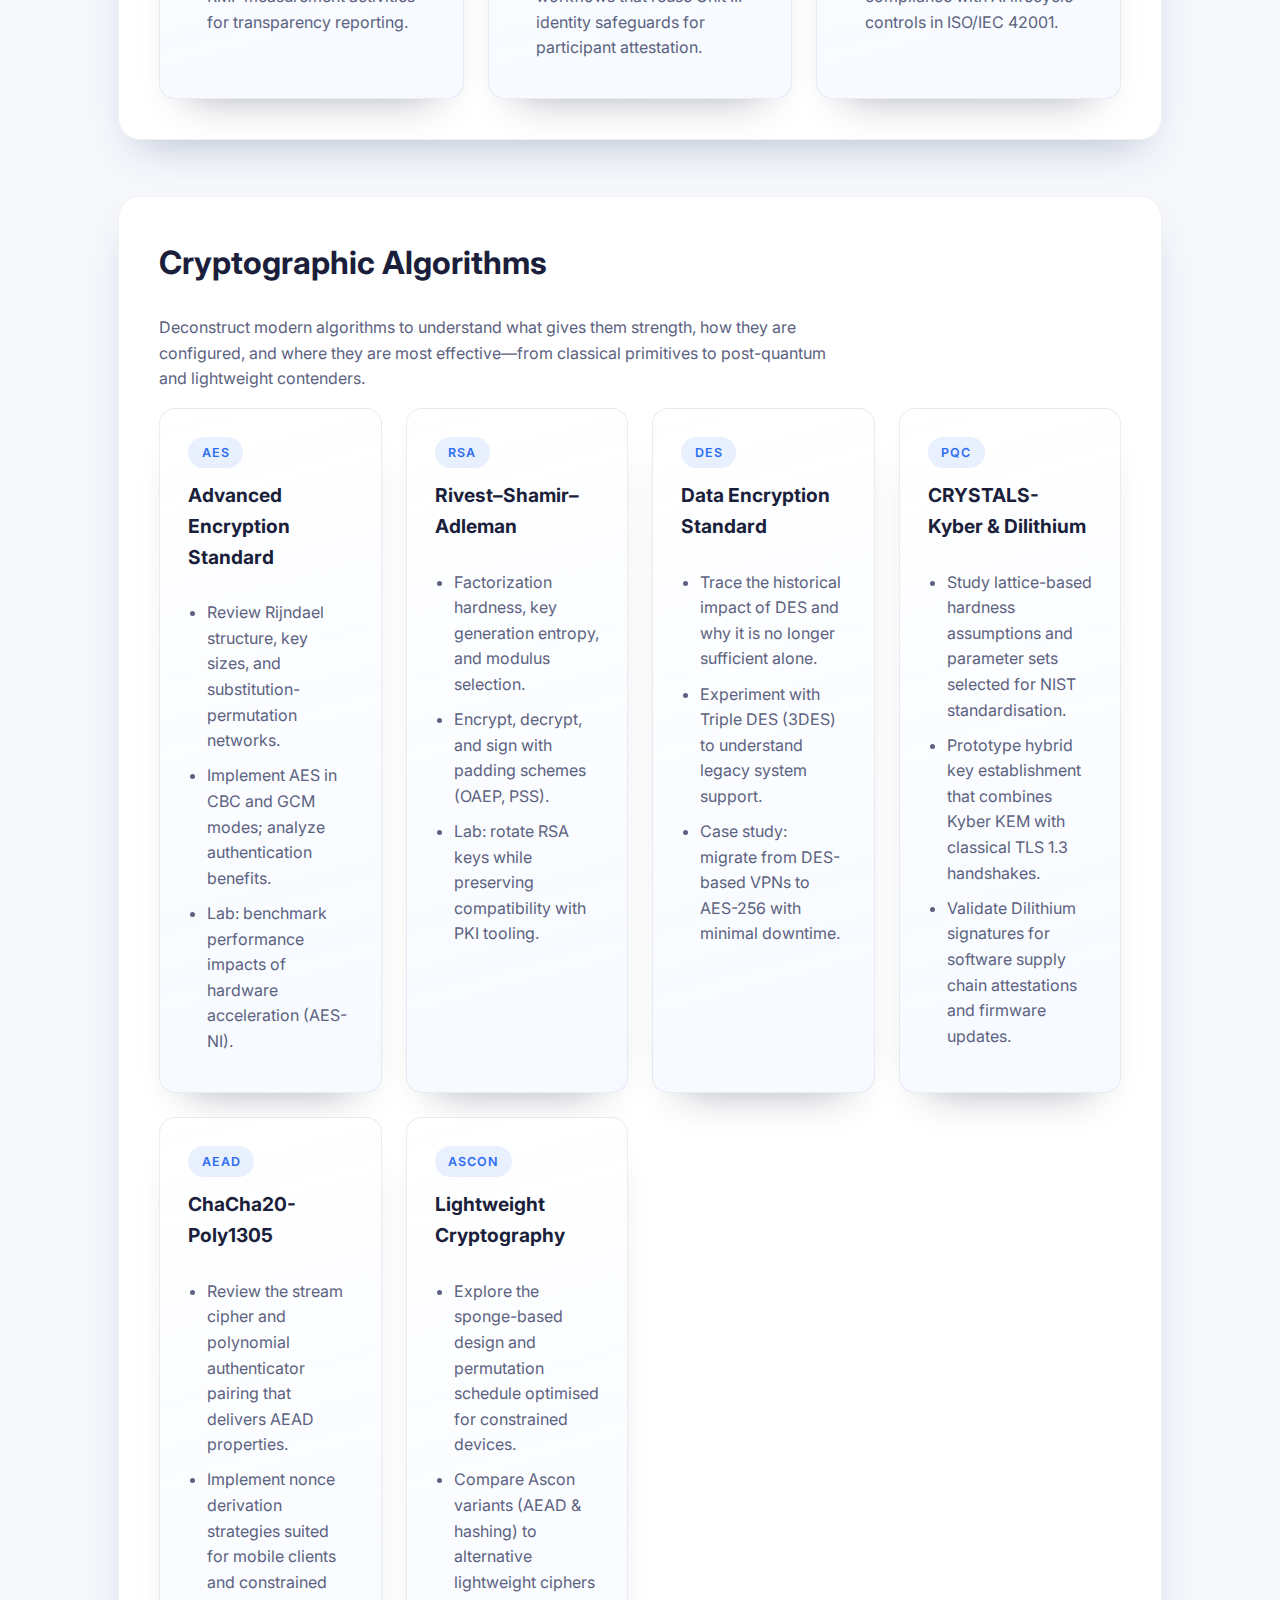
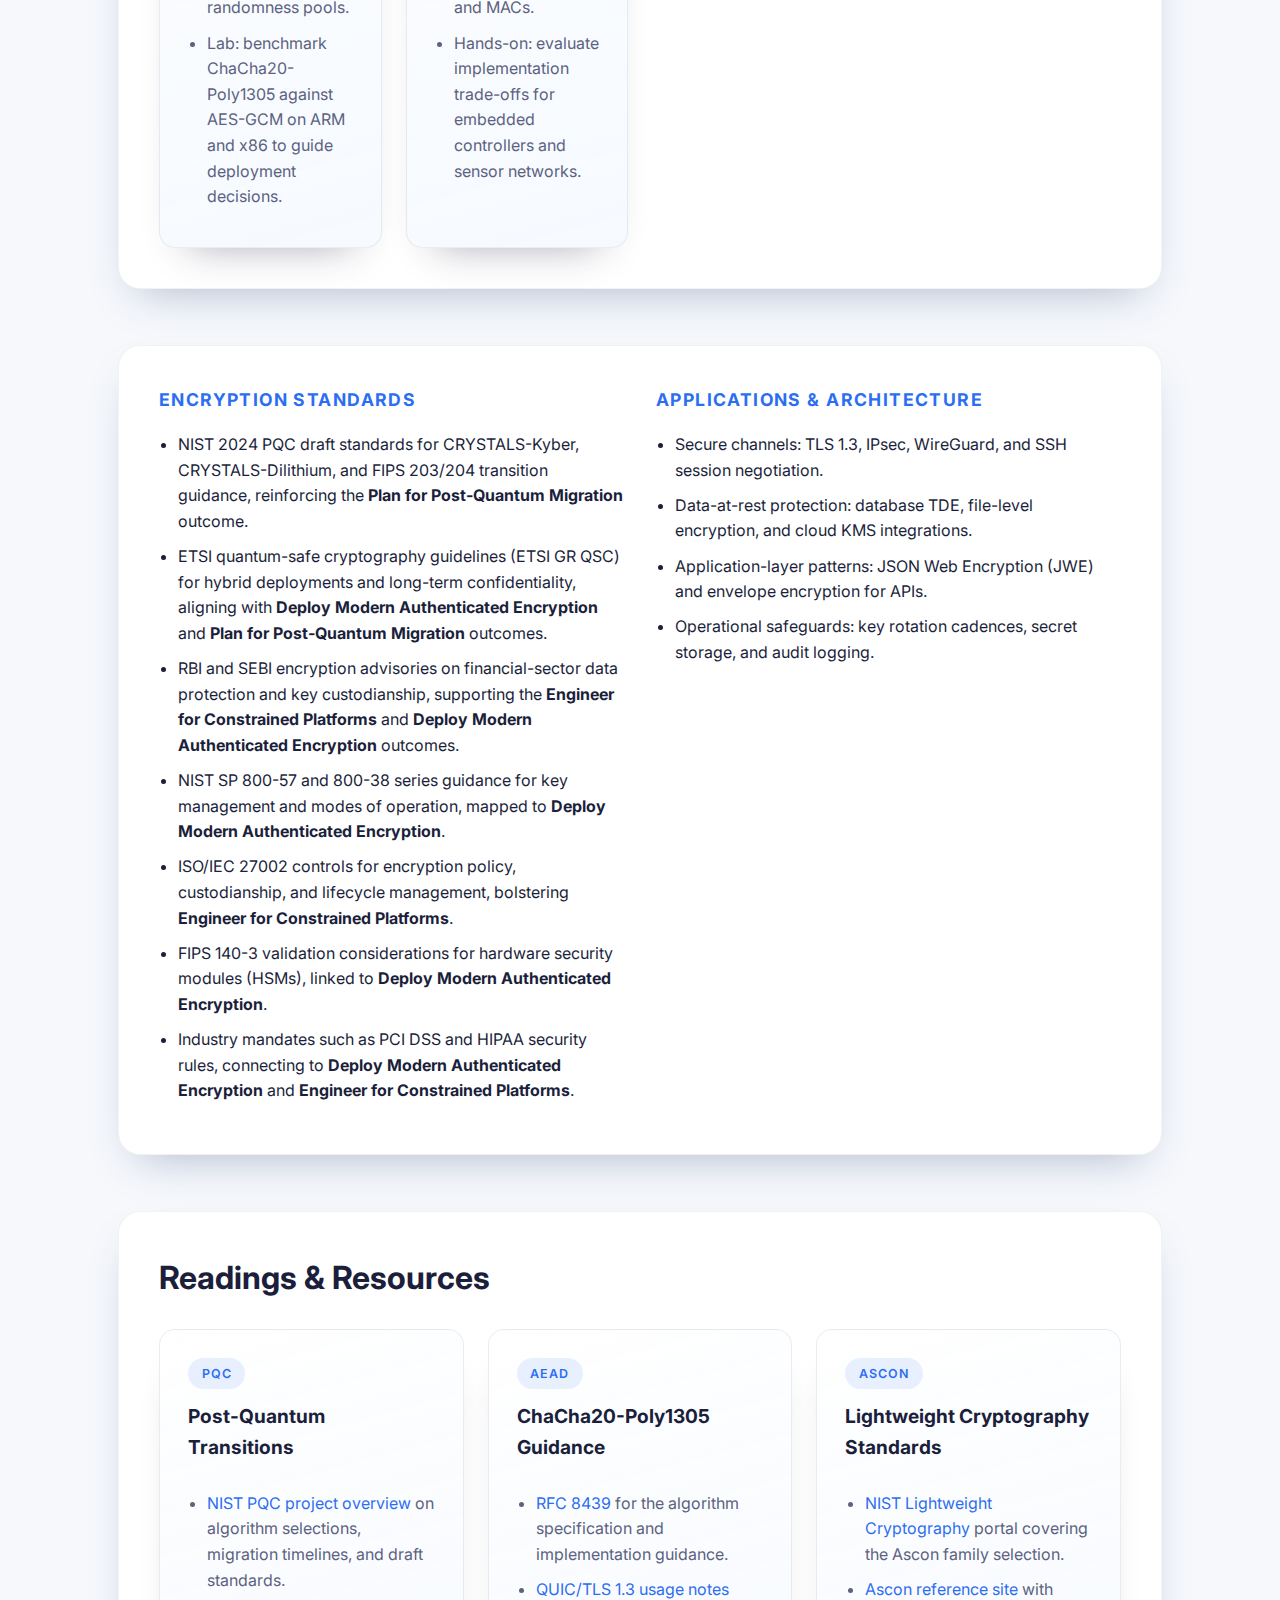
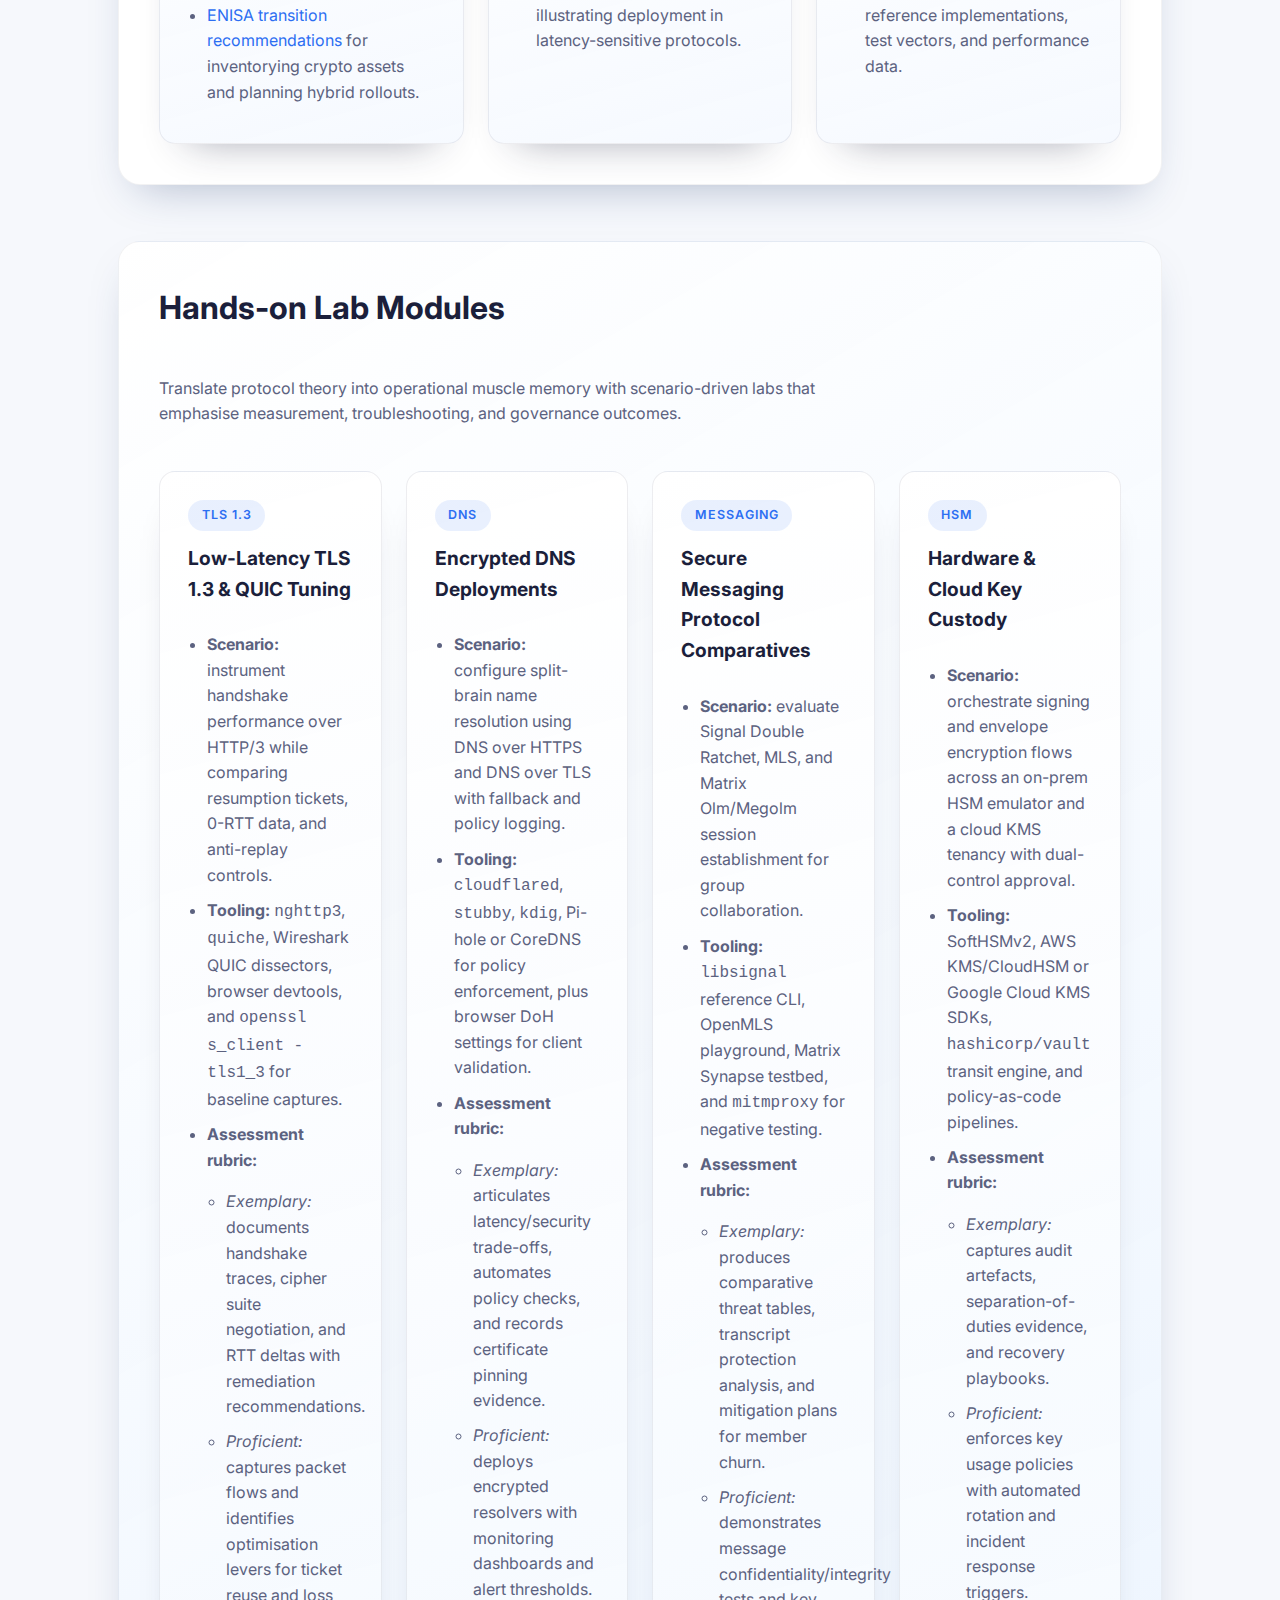
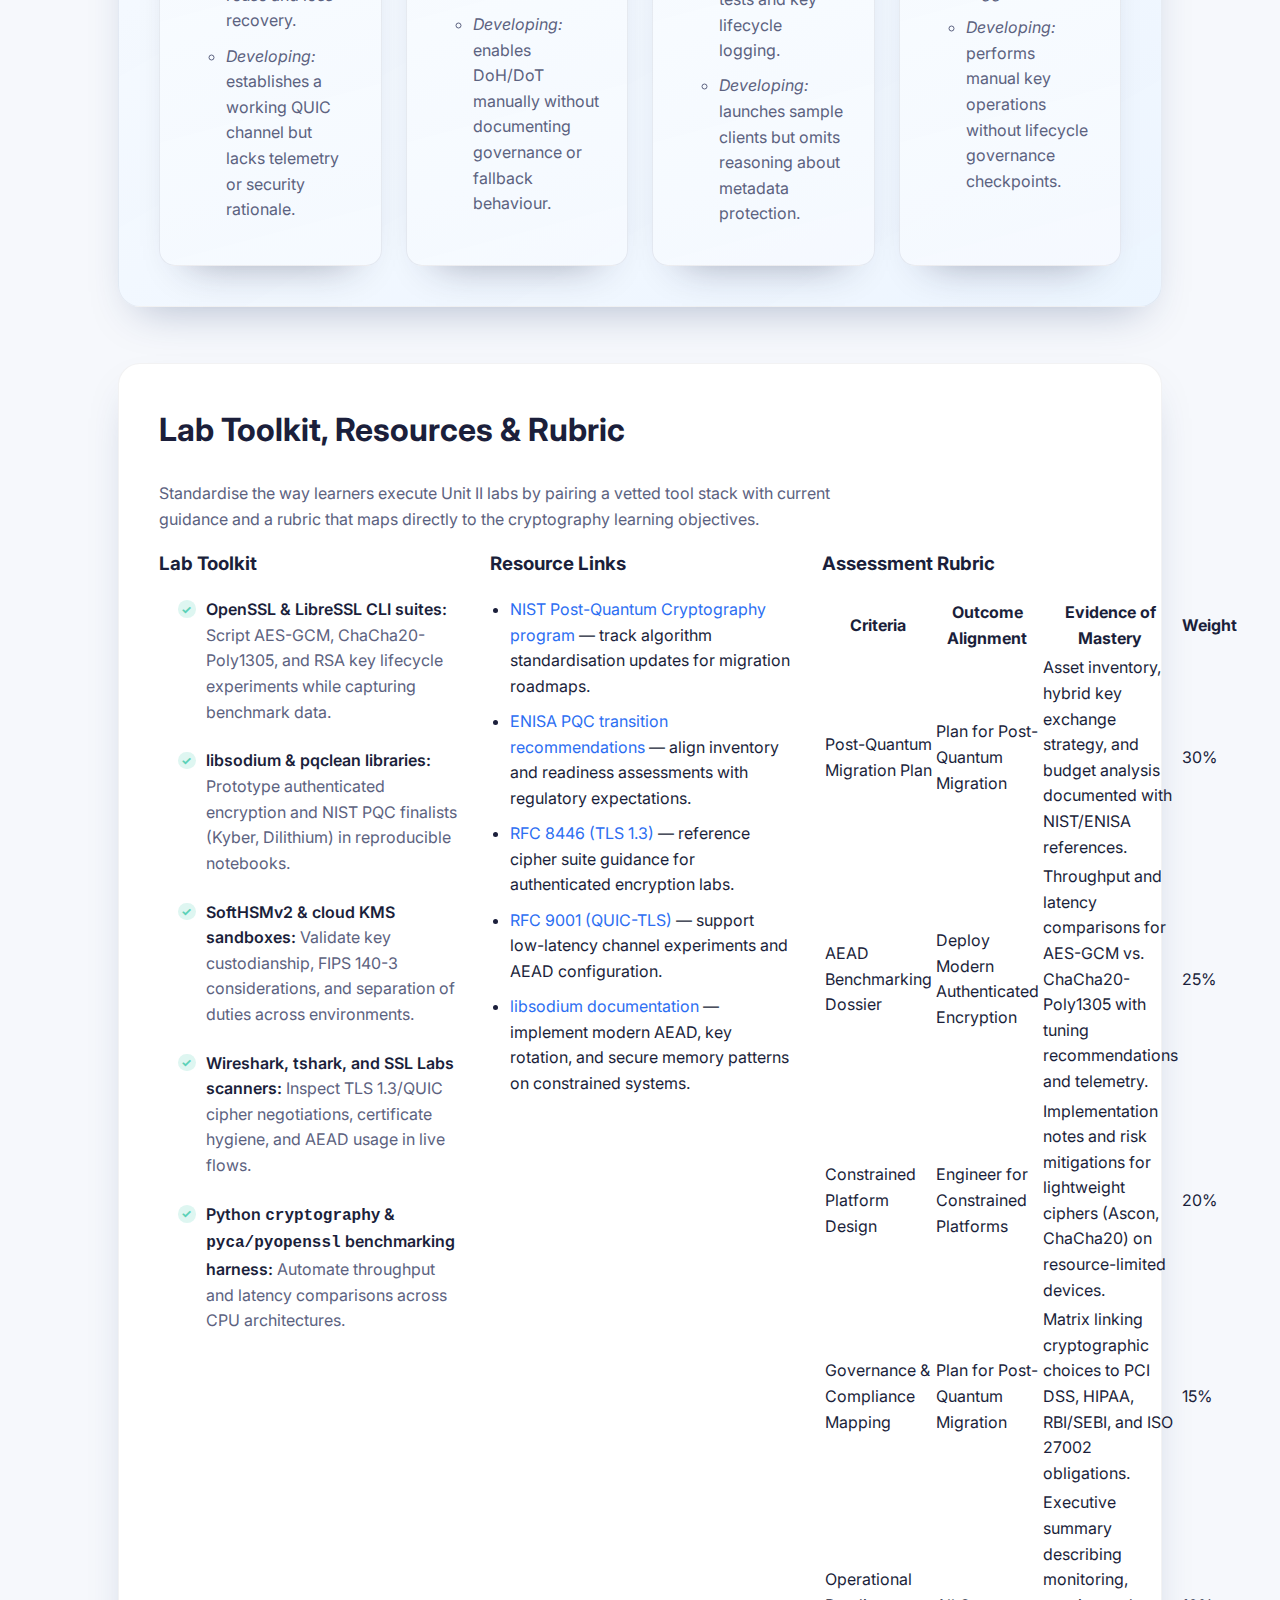
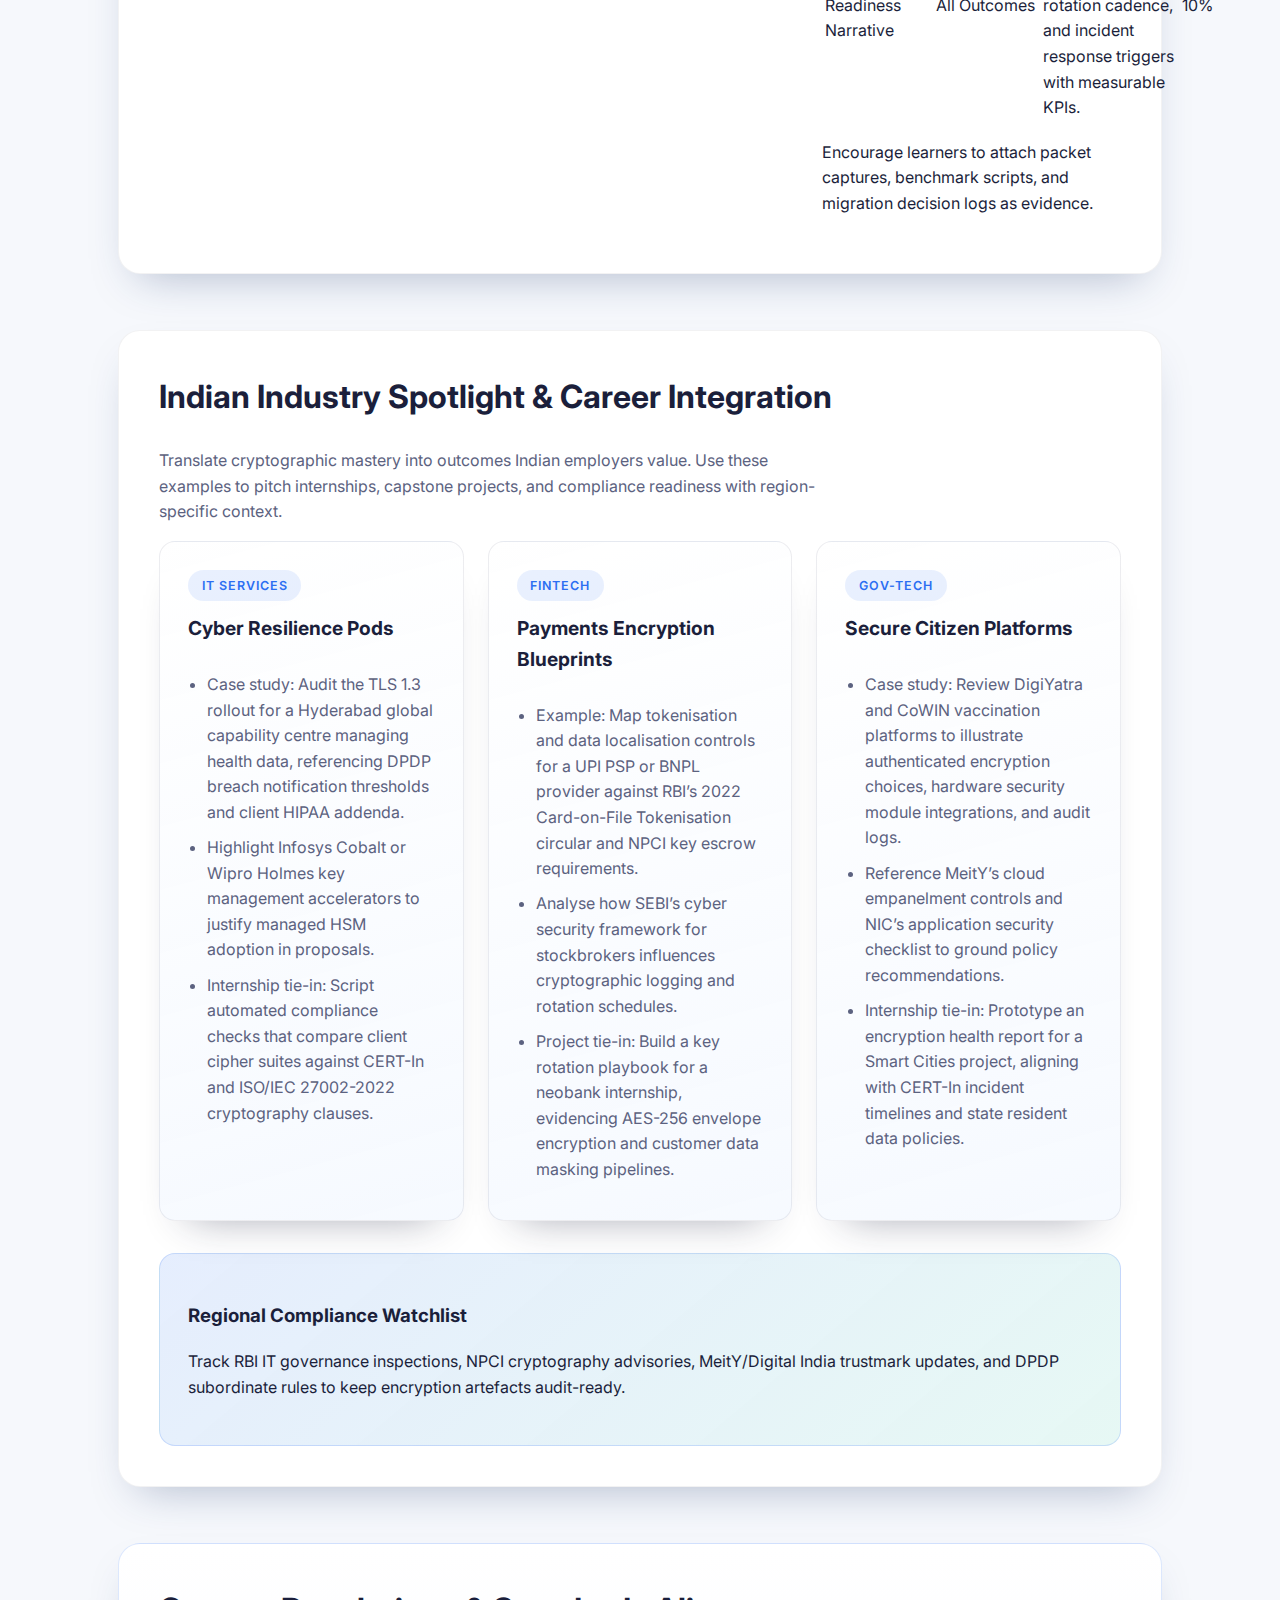
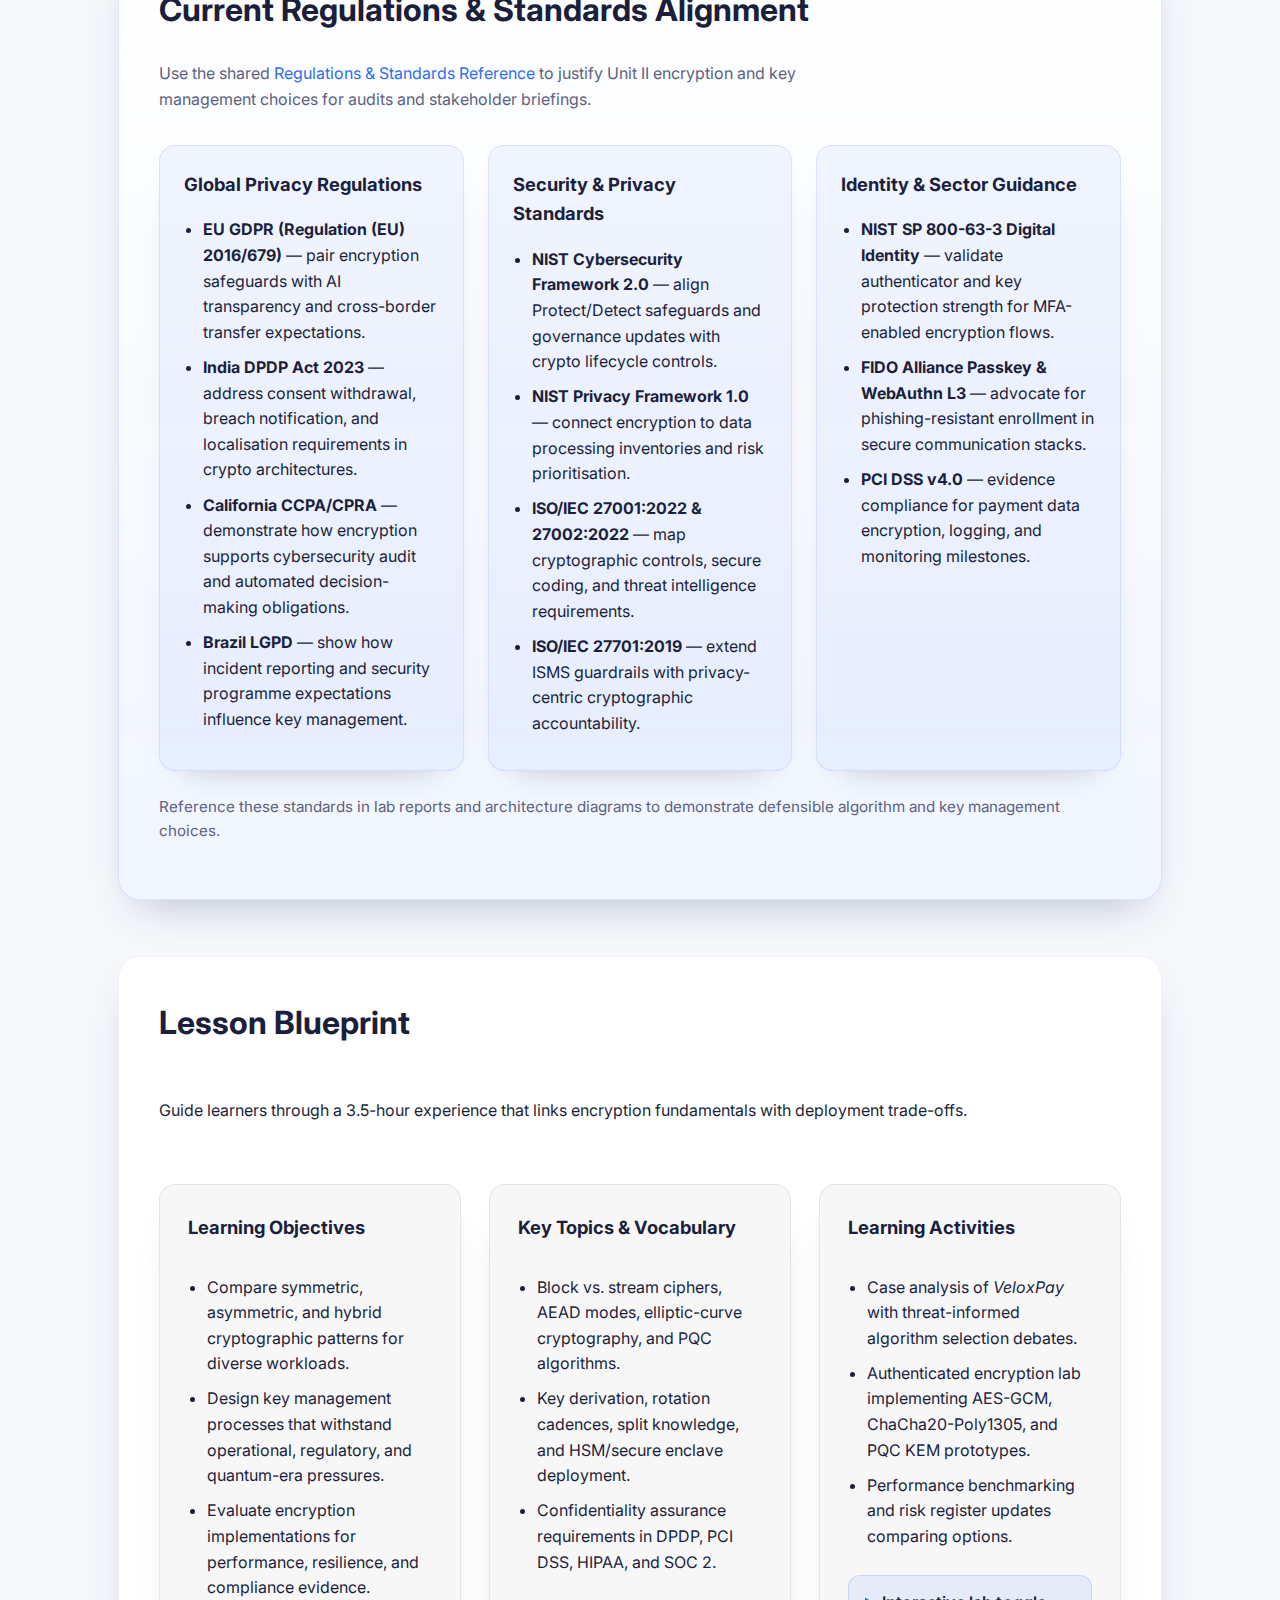
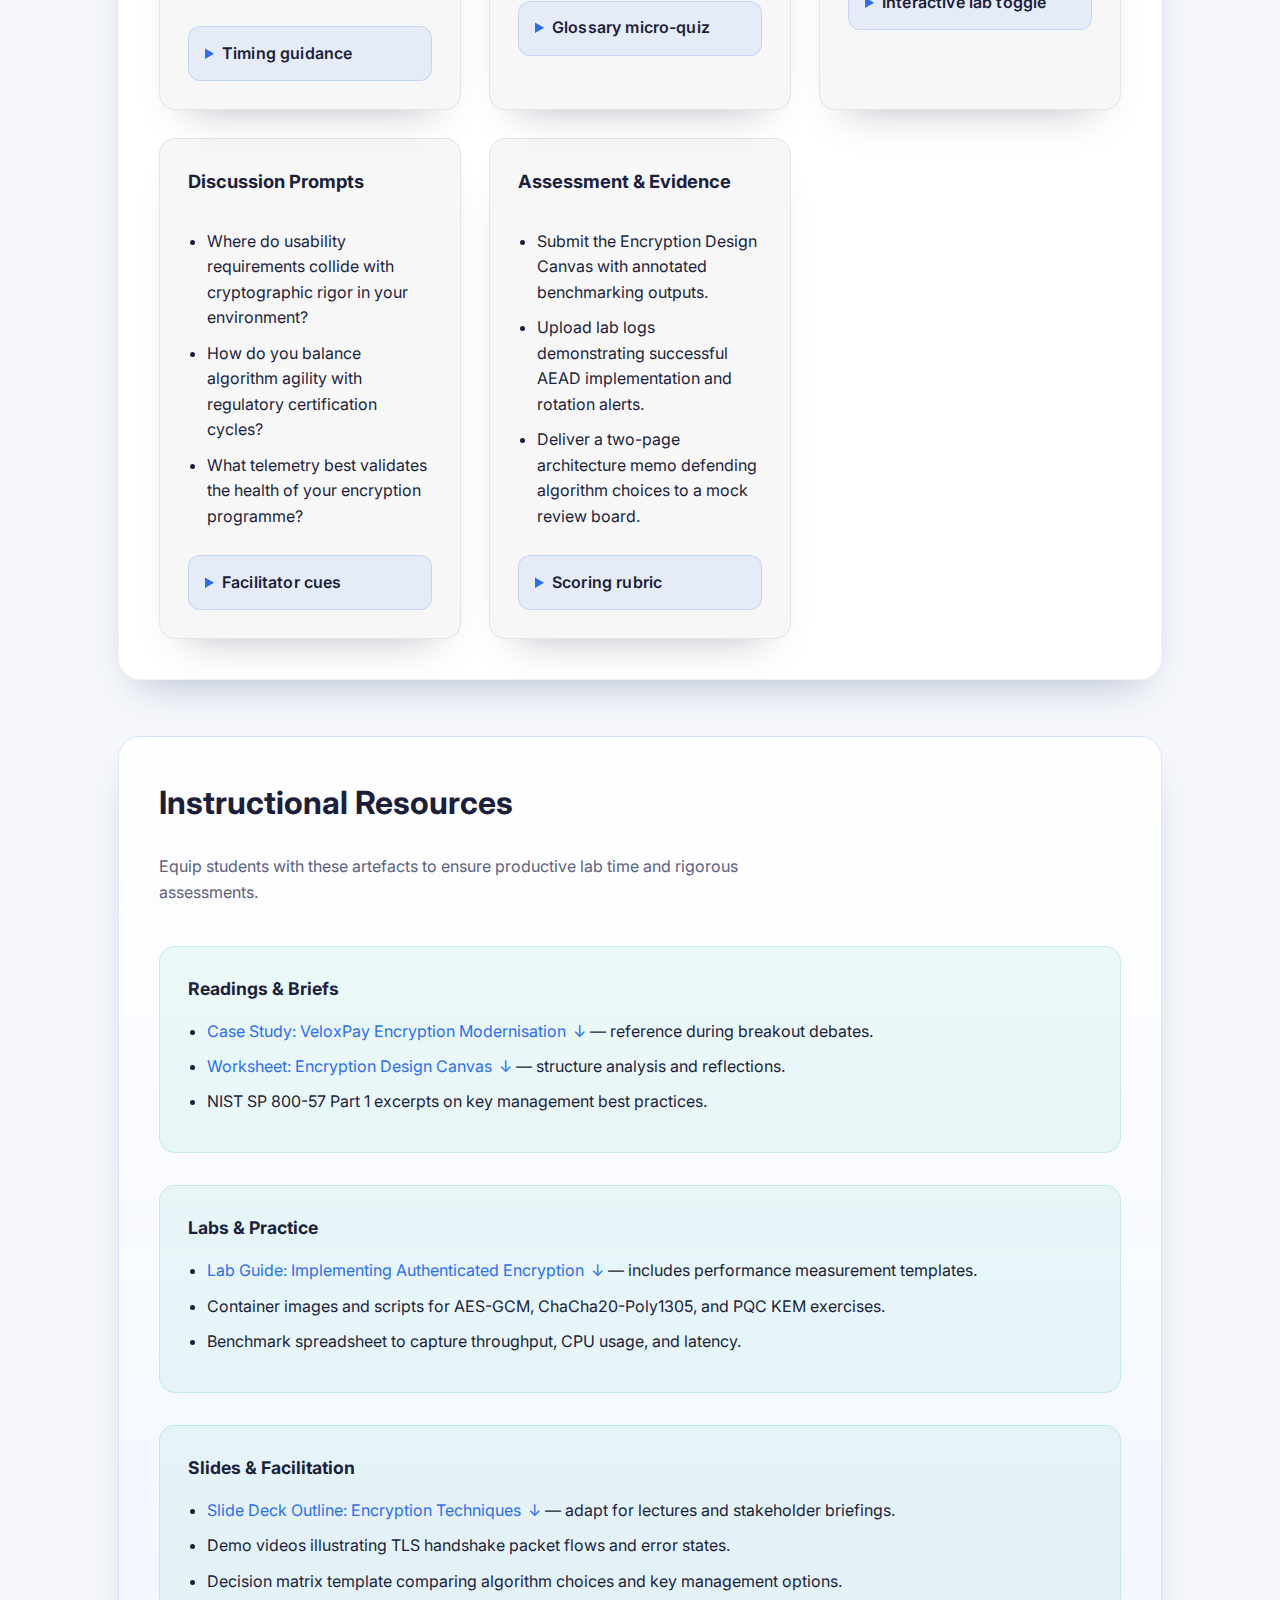
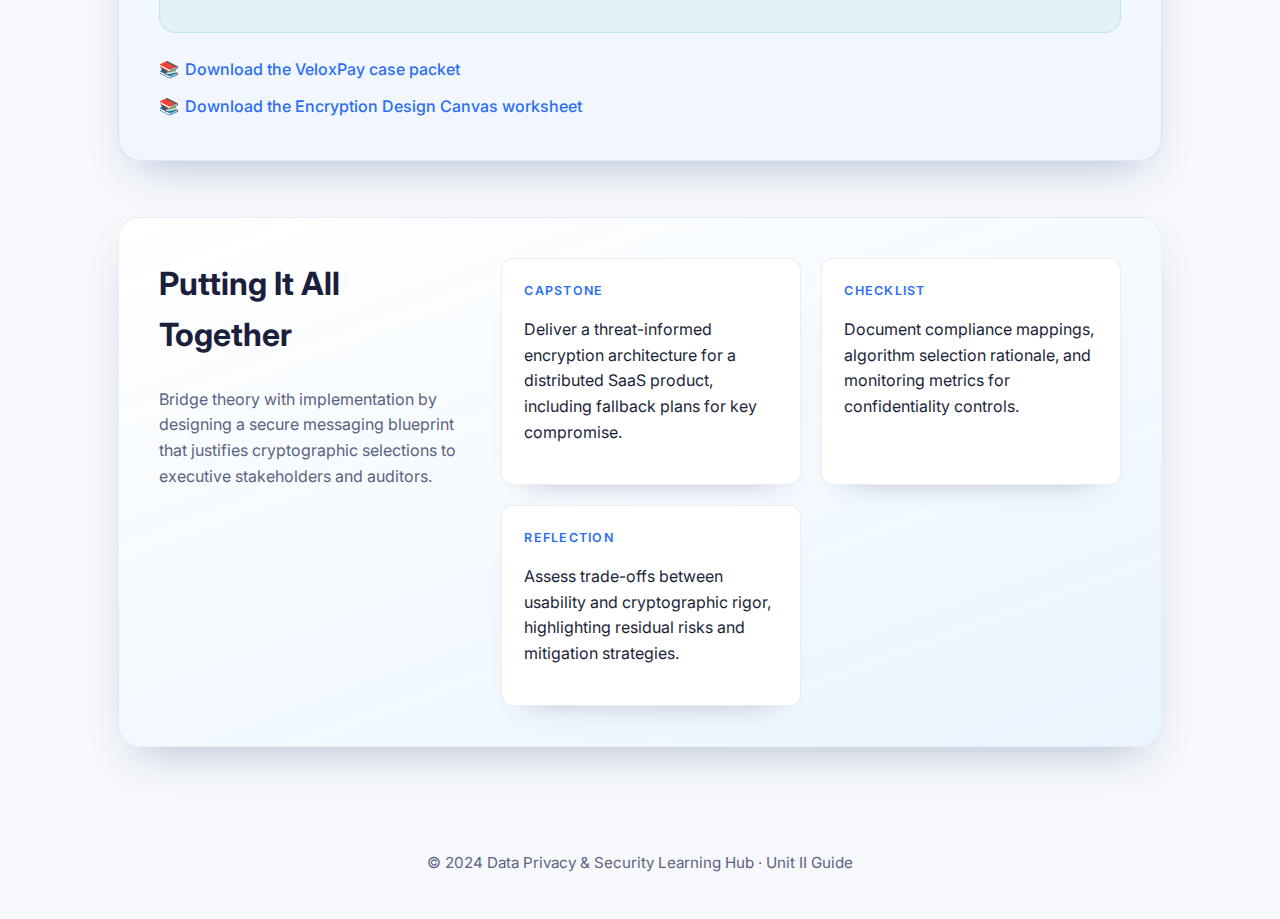
<file: unit-2.html>
<!DOCTYPE html>
<html lang="en">
<head>
  <meta charset="UTF-8" />
  <meta name="viewport" content="width=device-width, initial-scale=1.0" />
  <title>Unit II · Encryption Techniques</title>
  <link rel="stylesheet" href="assets/styles.css" />
  <link rel="preconnect" href="https://fonts.googleapis.com">
  <link rel="preconnect" href="https://fonts.gstatic.com" crossorigin>
  <link href="https://fonts.googleapis.com/css2?family=Inter:wght@400;500;600;700&display=swap" rel="stylesheet">
</head>
<body class="unit-page">
  <header class="sub-hero">
    <div class="container sub-hero__content">
      <a class="back-link" href="index.html">← Back to course overview</a>
      <span class="sub-hero__tag">UNIT II</span>
      <h1>Encryption Techniques</h1>
      <p class="sub-hero__intro">Master the cryptographic building blocks that secure data in transit and at rest, from shared secrets to public key ecosystems.</p>
    </div>
  </header>

  <main class="unit-page__main container">
    <section class="unit-section">
      <h2>Overview</h2>
      <p class="unit-section__intro">Unit II is a deep dive into the math, mechanics, and implementation patterns that safeguard confidentiality. The module links foundational concepts to hands-on labs so you can evaluate which encryption method fits a given risk profile and compliance mandate while laying the cryptographic foundations for privacy-enhancing technologies such as differential privacy, secure multiparty computation (SMPC), and federated learning pipelines explored in Units I and V.</p>
      <div class="overview-highlights">
        <div class="overview-highlights__item">
          <span class="overview-highlights__label">Focus Areas</span>
          <strong>Core cryptography, post-quantum readiness, deployment trade-offs</strong>
        </div>
        <div class="overview-highlights__item">
          <span class="overview-highlights__label">Hands-on Labs</span>
          <strong>Implementing AES &amp; RSA, PQ key encapsulation, modern AEAD benchmarking</strong>
        </div>
        <div class="overview-highlights__item" id="unit2-outcome">
          <span class="overview-highlights__label">Outcome</span>
          <strong>Design an encryption stack aligned to policy &amp; threat models</strong>
        </div>
      </div>
    </section>

    <section class="unit-section">
      <h2>Learning Objectives</h2>
      <div class="topic-grid">
        <article class="topic-card">
          <span class="topic-card__tag">PQC</span>
          <h3>Plan for Post-Quantum Migration</h3>
          <ul class="topic-card__list">
            <li>Explain NIST selections such as CRYSTALS-Kyber and CRYSTALS-Dilithium and where they strengthen current stacks.</li>
            <li>Map hybrid key establishment patterns that introduce PQ schemes alongside classical primitives.</li>
            <li>Assess inventory and performance considerations to prioritise PQ adoption roadmaps.</li>
          </ul>
        </article>
        <article class="topic-card">
          <span class="topic-card__tag">AEAD</span>
          <h3>Deploy Modern Authenticated Encryption</h3>
          <ul class="topic-card__list">
            <li>Contrast ChaCha20-Poly1305 with AES-GCM across software-only and hardware-accelerated environments.</li>
            <li>Select nonce management and key rotation patterns that preserve confidentiality and integrity guarantees.</li>
            <li>Benchmark throughput, latency, and energy implications for mobile and edge workloads.</li>
          </ul>
        </article>
        <article class="topic-card">
          <span class="topic-card__tag">Lightweight</span>
          <h3>Engineer for Constrained Platforms</h3>
          <ul class="topic-card__list">
            <li>Position Ascon within the lightweight cryptography landscape and recognise its NIST standardisation status.</li>
            <li>Identify implementation pitfalls when optimising for memory, power, and side-channel resistance.</li>
            <li>Define evaluation criteria to select ciphers for IoT, industrial, and safety-critical deployments.</li>
          </ul>
        </article>
      </div>
    </section>

    <section class="unit-section unit-section--layered">
      <div class="unit-section__header">
        <h2>Concepts of Cryptography</h2>
        <p class="unit-section__intro">Establish a precise vocabulary for confidentiality, integrity, and authenticity before contrasting symmetric and asymmetric paradigms.</p>
      </div>
      <div class="topic-grid">
        <article class="topic-card">
          <span class="topic-card__tag">Symmetric</span>
          <h3>Shared Secret Encryption</h3>
          <ul class="topic-card__list">
            <li>Explore block vs. stream cipher behaviour and padding modes.</li>
            <li>Evaluate key distribution challenges and the role of pre-shared secrets.</li>
            <li>Hands-on: encrypt data-at-rest using AES-GCM with secure IV management.</li>
          </ul>
        </article>
        <article class="topic-card">
          <span class="topic-card__tag">Asymmetric</span>
          <h3>Public Key Ecosystems</h3>
          <ul class="topic-card__list">
            <li>Understand key pairs, trapdoor functions, and trust anchors.</li>
            <li>Compare RSA, ECC, and hybrid envelope encryption for session keys.</li>
            <li>Hands-on: build a certificate chain and perform mutual TLS validation.</li>
          </ul>
        </article>
        <article class="topic-card">
          <span class="topic-card__tag">Hybrid</span>
          <h3>Combining Strengths</h3>
          <ul class="topic-card__list">
            <li>Design hybrid protocols that leverage asymmetric key exchange with symmetric bulk encryption.</li>
            <li>Discuss forward secrecy, key rotation windows, and escrow considerations.</li>
            <li>Map cryptographic choices to organizational threat models and SLAs.</li>
          </ul>
        </article>
      </div>
    </section>

    <section class="unit-section">
      <h2>Privacy-Enhancing Computation Patterns</h2>
      <p class="unit-section__intro">Build from cryptographic primitives to orchestrate collaborative analytics that respect confidentiality. These patterns connect Unit II labs with Unit I governance foundations and Unit V foresight on emerging privacy technologies, ensuring alignment with NIST AI RMF functions (Govern, Map, Measure, Manage) and ISO/IEC 42001 control families.</p>
      <div class="topic-grid">
        <article class="topic-card">
          <span class="topic-card__tag">Differential Privacy</span>
          <h3>Noise Mechanisms &amp; Budgets</h3>
          <ul class="topic-card__list">
            <li>Link encryption-at-rest to privacy budget monitoring so analysts can only access perturbed datasets.</li>
            <li>Automate epsilon tracking and auditing hooks that mirror Unit I&rsquo;s governance dossier requirements.</li>
            <li>Map DP controls to NIST AI RMF measurement activities for transparency reporting.</li>
          </ul>
        </article>
        <article class="topic-card">
          <span class="topic-card__tag">SMPC</span>
          <h3>Secure Multiparty Analytics</h3>
          <ul class="topic-card__list">
            <li>Apply threshold cryptography and secret sharing to compute joint statistics without revealing inputs.</li>
            <li>Design computation policies and incident playbooks aligned to ISO/IEC 42001 monitoring expectations.</li>
            <li>Prototype partner onboarding workflows that reuse Unit III identity safeguards for participant attestation.</li>
          </ul>
        </article>
        <article class="topic-card">
          <span class="topic-card__tag">Federated</span>
          <h3>Federated Learning Security</h3>
          <ul class="topic-card__list">
            <li>Combine secure aggregation, homomorphic masking, and attestation to protect model updates at scale.</li>
            <li>Link client telemetry with Unit IV threat intelligence to detect poisoned updates.</li>
            <li>Document governance artifacts that prove compliance with AI lifecycle controls in ISO/IEC 42001.</li>
          </ul>
        </article>
      </div>
    </section>

    <section class="unit-section">
      <h2>Cryptographic Algorithms</h2>
      <p class="unit-section__intro">Deconstruct modern algorithms to understand what gives them strength, how they are configured, and where they are most effective—from classical primitives to post-quantum and lightweight contenders.</p>
      <div class="topic-grid">
        <article class="topic-card">
          <span class="topic-card__tag">AES</span>
          <h3>Advanced Encryption Standard</h3>
          <ul class="topic-card__list">
            <li>Review Rijndael structure, key sizes, and substitution-permutation networks.</li>
            <li>Implement AES in CBC and GCM modes; analyze authentication benefits.</li>
            <li>Lab: benchmark performance impacts of hardware acceleration (AES-NI).</li>
          </ul>
        </article>
        <article class="topic-card">
          <span class="topic-card__tag">RSA</span>
          <h3>Rivest–Shamir–Adleman</h3>
          <ul class="topic-card__list">
            <li>Factorization hardness, key generation entropy, and modulus selection.</li>
            <li>Encrypt, decrypt, and sign with padding schemes (OAEP, PSS).</li>
            <li>Lab: rotate RSA keys while preserving compatibility with PKI tooling.</li>
          </ul>
        </article>
        <article class="topic-card">
          <span class="topic-card__tag">DES</span>
          <h3>Data Encryption Standard</h3>
          <ul class="topic-card__list">
            <li>Trace the historical impact of DES and why it is no longer sufficient alone.</li>
            <li>Experiment with Triple DES (3DES) to understand legacy system support.</li>
            <li>Case study: migrate from DES-based VPNs to AES-256 with minimal downtime.</li>
          </ul>
        </article>
        <article class="topic-card">
          <span class="topic-card__tag">PQC</span>
          <h3>CRYSTALS-Kyber &amp; Dilithium</h3>
          <ul class="topic-card__list">
            <li>Study lattice-based hardness assumptions and parameter sets selected for NIST standardisation.</li>
            <li>Prototype hybrid key establishment that combines Kyber KEM with classical TLS 1.3 handshakes.</li>
            <li>Validate Dilithium signatures for software supply chain attestations and firmware updates.</li>
          </ul>
        </article>
        <article class="topic-card">
          <span class="topic-card__tag">AEAD</span>
          <h3>ChaCha20-Poly1305</h3>
          <ul class="topic-card__list">
            <li>Review the stream cipher and polynomial authenticator pairing that delivers AEAD properties.</li>
            <li>Implement nonce derivation strategies suited for mobile clients and constrained randomness pools.</li>
            <li>Lab: benchmark ChaCha20-Poly1305 against AES-GCM on ARM and x86 to guide deployment decisions.</li>
          </ul>
        </article>
        <article class="topic-card">
          <span class="topic-card__tag">Ascon</span>
          <h3>Lightweight Cryptography</h3>
          <ul class="topic-card__list">
            <li>Explore the sponge-based design and permutation schedule optimised for constrained devices.</li>
            <li>Compare Ascon variants (AEAD &amp; hashing) to alternative lightweight ciphers and MACs.</li>
            <li>Hands-on: evaluate implementation trade-offs for embedded controllers and sensor networks.</li>
          </ul>
        </article>
      </div>
    </section>

    <section class="unit-section unit-section--split">
      <div class="unit-section__grid">
        <div>
          <h3>Encryption Standards</h3>
          <ul>
            <li>
              NIST 2024 PQC draft standards for CRYSTALS-Kyber, CRYSTALS-Dilithium, and FIPS 203/204 transition guidance, reinforcing
              the <strong>Plan for Post-Quantum Migration</strong> outcome.
            </li>
            <li>
              ETSI quantum-safe cryptography guidelines (ETSI GR QSC) for hybrid deployments and long-term confidentiality, aligning
              with <strong>Deploy Modern Authenticated Encryption</strong> and <strong>Plan for Post-Quantum Migration</strong> outcomes.
            </li>
            <li>
              RBI and SEBI encryption advisories on financial-sector data protection and key custodianship, supporting the
              <strong>Engineer for Constrained Platforms</strong> and <strong>Deploy Modern Authenticated Encryption</strong> outcomes.
            </li>
            <li>
              NIST SP 800-57 and 800-38 series guidance for key management and modes of operation, mapped to
              <strong>Deploy Modern Authenticated Encryption</strong>.
            </li>
            <li>
              ISO/IEC 27002 controls for encryption policy, custodianship, and lifecycle management, bolstering
              <strong>Engineer for Constrained Platforms</strong>.
            </li>
            <li>
              FIPS 140-3 validation considerations for hardware security modules (HSMs), linked to
              <strong>Deploy Modern Authenticated Encryption</strong>.
            </li>
            <li>
              Industry mandates such as PCI DSS and HIPAA security rules, connecting to
              <strong>Deploy Modern Authenticated Encryption</strong> and <strong>Engineer for Constrained Platforms</strong>.
            </li>
          </ul>
        </div>
        <div>
          <h3>Applications &amp; Architecture</h3>
          <ul>
            <li>Secure channels: TLS 1.3, IPsec, WireGuard, and SSH session negotiation.</li>
            <li>Data-at-rest protection: database TDE, file-level encryption, and cloud KMS integrations.</li>
            <li>Application-layer patterns: JSON Web Encryption (JWE) and envelope encryption for APIs.</li>
            <li>Operational safeguards: key rotation cadences, secret storage, and audit logging.</li>
          </ul>
        </div>
      </div>
    </section>

    <section class="unit-section">
      <h2>Readings &amp; Resources</h2>
      <div class="topic-grid">
        <article class="topic-card">
          <span class="topic-card__tag">PQC</span>
          <h3>Post-Quantum Transitions</h3>
          <ul class="topic-card__list">
            <li><a href="https://csrc.nist.gov/projects/post-quantum-cryptography" target="_blank" rel="noopener">NIST PQC project overview</a> on algorithm selections, migration timelines, and draft standards.</li>
            <li><a href="https://www.enisa.europa.eu/publications/post-quantum-cryptography-recommendations-for-transitioning" target="_blank" rel="noopener">ENISA transition recommendations</a> for inventorying crypto assets and planning hybrid rollouts.</li>
          </ul>
        </article>
        <article class="topic-card">
          <span class="topic-card__tag">AEAD</span>
          <h3>ChaCha20-Poly1305 Guidance</h3>
          <ul class="topic-card__list">
            <li><a href="https://www.rfc-editor.org/rfc/rfc8439" target="_blank" rel="noopener">RFC 8439</a> for the algorithm specification and implementation guidance.</li>
            <li><a href="https://datatracker.ietf.org/doc/html/rfc9001" target="_blank" rel="noopener">QUIC/TLS 1.3 usage notes</a> illustrating deployment in latency-sensitive protocols.</li>
          </ul>
        </article>
        <article class="topic-card">
          <span class="topic-card__tag">Ascon</span>
          <h3>Lightweight Cryptography Standards</h3>
          <ul class="topic-card__list">
            <li><a href="https://csrc.nist.gov/projects/lightweight-cryptography" target="_blank" rel="noopener">NIST Lightweight Cryptography</a> portal covering the Ascon family selection.</li>
            <li><a href="https://ascon.iaik.tugraz.at/" target="_blank" rel="noopener">Ascon reference site</a> with reference implementations, test vectors, and performance data.</li>
          </ul>
        </article>
      </div>
    </section>

    <section class="unit-section unit-section--layered">
      <div class="unit-section__header">
        <h2>Hands-on Lab Modules</h2>
        <p class="unit-section__intro">Translate protocol theory into operational muscle memory with scenario-driven labs that emphasise measurement, troubleshooting, and governance outcomes.</p>
      </div>
      <div class="topic-grid">
        <article class="topic-card">
          <span class="topic-card__tag">TLS 1.3</span>
          <h3>Low-Latency TLS 1.3 &amp; QUIC Tuning</h3>
          <ul class="topic-card__list">
            <li><strong>Scenario:</strong> instrument handshake performance over HTTP/3 while comparing resumption tickets,
              0-RTT data, and anti-replay controls.</li>
            <li><strong>Tooling:</strong> <code>nghttp3</code>, <code>quiche</code>, Wireshark QUIC dissectors, browser devtools,
              and <code>openssl s_client -tls1_3</code> for baseline captures.</li>
            <li><strong>Assessment rubric:</strong>
              <ul>
                <li><em>Exemplary:</em> documents handshake traces, cipher suite negotiation, and RTT deltas with remediation
                  recommendations.</li>
                <li><em>Proficient:</em> captures packet flows and identifies optimisation levers for ticket reuse and loss
                  recovery.</li>
                <li><em>Developing:</em> establishes a working QUIC channel but lacks telemetry or security rationale.</li>
              </ul>
            </li>
          </ul>
        </article>
        <article class="topic-card">
          <span class="topic-card__tag">DNS</span>
          <h3>Encrypted DNS Deployments</h3>
          <ul class="topic-card__list">
            <li><strong>Scenario:</strong> configure split-brain name resolution using DNS over HTTPS and DNS over TLS with
              fallback and policy logging.</li>
            <li><strong>Tooling:</strong> <code>cloudflared</code>, <code>stubby</code>, <code>kdig</code>, Pi-hole or CoreDNS for
              policy enforcement, plus browser DoH settings for client validation.</li>
            <li><strong>Assessment rubric:</strong>
              <ul>
                <li><em>Exemplary:</em> articulates latency/security trade-offs, automates policy checks, and records
                  certificate pinning evidence.</li>
                <li><em>Proficient:</em> deploys encrypted resolvers with monitoring dashboards and alert thresholds.</li>
                <li><em>Developing:</em> enables DoH/DoT manually without documenting governance or fallback behaviour.</li>
              </ul>
            </li>
          </ul>
        </article>
        <article class="topic-card">
          <span class="topic-card__tag">Messaging</span>
          <h3>Secure Messaging Protocol Comparatives</h3>
          <ul class="topic-card__list">
            <li><strong>Scenario:</strong> evaluate Signal Double Ratchet, MLS, and Matrix Olm/Megolm session establishment for
              group collaboration.</li>
            <li><strong>Tooling:</strong> <code>libsignal</code> reference CLI, OpenMLS playground, Matrix Synapse testbed, and
              <code>mitmproxy</code> for negative testing.</li>
            <li><strong>Assessment rubric:</strong>
              <ul>
                <li><em>Exemplary:</em> produces comparative threat tables, transcript protection analysis, and mitigation plans
                  for member churn.</li>
                <li><em>Proficient:</em> demonstrates message confidentiality/integrity tests and key lifecycle logging.</li>
                <li><em>Developing:</em> launches sample clients but omits reasoning about metadata protection.</li>
              </ul>
            </li>
          </ul>
        </article>
        <article class="topic-card">
          <span class="topic-card__tag">HSM</span>
          <h3>Hardware &amp; Cloud Key Custody</h3>
          <ul class="topic-card__list">
            <li><strong>Scenario:</strong> orchestrate signing and envelope encryption flows across an on-prem HSM emulator and a
              cloud KMS tenancy with dual-control approval.</li>
            <li><strong>Tooling:</strong> SoftHSMv2, AWS KMS/CloudHSM or Google Cloud KMS SDKs, <code>hashicorp/vault</code>
              transit engine, and policy-as-code pipelines.</li>
            <li><strong>Assessment rubric:</strong>
              <ul>
                <li><em>Exemplary:</em> captures audit artefacts, separation-of-duties evidence, and recovery playbooks.</li>
                <li><em>Proficient:</em> enforces key usage policies with automated rotation and incident response triggers.</li>
                <li><em>Developing:</em> performs manual key operations without lifecycle governance checkpoints.</li>
              </ul>
            </li>
          </ul>
        </article>
      </div>
    </section>

    <section class="unit-section" id="unit2-rubric">
      <h2>Lab Toolkit, Resources &amp; Rubric</h2>
      <p class="unit-section__intro">Standardise the way learners execute Unit II labs by pairing a vetted tool stack with current guidance and a rubric that maps directly to the cryptography learning objectives.</p>
      <div class="documentation-flow">
        <div class="documentation-flow__column">
          <h3>Lab Toolkit</h3>
          <ul class="checklist">
            <li><span>OpenSSL &amp; LibreSSL CLI suites:</span> Script AES-GCM, ChaCha20-Poly1305, and RSA key lifecycle experiments while capturing benchmark data.</li>
            <li><span>libsodium &amp; pqclean libraries:</span> Prototype authenticated encryption and NIST PQC finalists (Kyber, Dilithium) in reproducible notebooks.</li>
            <li><span>SoftHSMv2 &amp; cloud KMS sandboxes:</span> Validate key custodianship, FIPS 140-3 considerations, and separation of duties across environments.</li>
            <li><span>Wireshark, tshark, and SSL Labs scanners:</span> Inspect TLS 1.3/QUIC cipher negotiations, certificate hygiene, and AEAD usage in live flows.</li>
            <li><span>Python <code>cryptography</code> &amp; <code>pyca/pyopenssl</code> benchmarking harness:</span> Automate throughput and latency comparisons across CPU architectures.</li>
          </ul>
        </div>
        <div class="documentation-flow__column">
          <h3>Resource Links</h3>
          <ul>
            <li><a href="https://csrc.nist.gov/projects/post-quantum-cryptography" target="_blank" rel="noopener">NIST Post-Quantum Cryptography program</a> — track algorithm standardisation updates for migration roadmaps.</li>
            <li><a href="https://www.enisa.europa.eu/publications/post-quantum-cryptography-recommendations-for-transitioning" target="_blank" rel="noopener">ENISA PQC transition recommendations</a> — align inventory and readiness assessments with regulatory expectations.</li>
            <li><a href="https://datatracker.ietf.org/doc/html/rfc8446" target="_blank" rel="noopener">RFC 8446 (TLS 1.3)</a> — reference cipher suite guidance for authenticated encryption labs.</li>
            <li><a href="https://datatracker.ietf.org/doc/html/rfc9001" target="_blank" rel="noopener">RFC 9001 (QUIC-TLS)</a> — support low-latency channel experiments and AEAD configuration.</li>
            <li><a href="https://doc.libsodium.org/" target="_blank" rel="noopener">libsodium documentation</a> — implement modern AEAD, key rotation, and secure memory patterns on constrained systems.</li>
          </ul>
        </div>
        <div class="documentation-flow__column">
          <h3>Assessment Rubric</h3>
          <table class="rubric-table">
            <thead>
              <tr>
                <th scope="col">Criteria</th>
                <th scope="col">Outcome Alignment</th>
                <th scope="col">Evidence of Mastery</th>
                <th scope="col">Weight</th>
              </tr>
            </thead>
            <tbody>
              <tr>
                <td>Post-Quantum Migration Plan</td>
                <td>Plan for Post-Quantum Migration</td>
                <td>Asset inventory, hybrid key exchange strategy, and budget analysis documented with NIST/ENISA references.</td>
                <td>30%</td>
              </tr>
              <tr>
                <td>AEAD Benchmarking Dossier</td>
                <td>Deploy Modern Authenticated Encryption</td>
                <td>Throughput and latency comparisons for AES-GCM vs. ChaCha20-Poly1305 with tuning recommendations and telemetry.</td>
                <td>25%</td>
              </tr>
              <tr>
                <td>Constrained Platform Design</td>
                <td>Engineer for Constrained Platforms</td>
                <td>Implementation notes and risk mitigations for lightweight ciphers (Ascon, ChaCha20) on resource-limited devices.</td>
                <td>20%</td>
              </tr>
              <tr>
                <td>Governance &amp; Compliance Mapping</td>
                <td>Plan for Post-Quantum Migration</td>
                <td>Matrix linking cryptographic choices to PCI DSS, HIPAA, RBI/SEBI, and ISO 27002 obligations.</td>
                <td>15%</td>
              </tr>
              <tr>
                <td>Operational Readiness Narrative</td>
                <td>All Outcomes</td>
                <td>Executive summary describing monitoring, rotation cadence, and incident response triggers with measurable KPIs.</td>
                <td>10%</td>
              </tr>
            </tbody>
          </table>
          <p class="rubric-note">Encourage learners to attach packet captures, benchmark scripts, and migration decision logs as evidence.</p>
        </div>
      </div>
    </section>

    <section class="unit-section">
      <h2>Indian Industry Spotlight &amp; Career Integration</h2>
      <p class="unit-section__intro">Translate cryptographic mastery into outcomes Indian employers value. Use these examples to pitch internships, capstone projects, and compliance readiness with region-specific context.</p>
      <div class="topic-grid">
        <article class="topic-card">
          <span class="topic-card__tag">IT Services</span>
          <h3>Cyber Resilience Pods</h3>
          <ul class="topic-card__list">
            <li>Case study: Audit the TLS 1.3 rollout for a Hyderabad global capability centre managing health data, referencing DPDP breach notification thresholds and client HIPAA addenda.</li>
            <li>Highlight Infosys Cobalt or Wipro Holmes key management accelerators to justify managed HSM adoption in proposals.</li>
            <li>Internship tie-in: Script automated compliance checks that compare client cipher suites against CERT-In and ISO/IEC 27002-2022 cryptography clauses.</li>
          </ul>
        </article>
        <article class="topic-card">
          <span class="topic-card__tag">Fintech</span>
          <h3>Payments Encryption Blueprints</h3>
          <ul class="topic-card__list">
            <li>Example: Map tokenisation and data localisation controls for a UPI PSP or BNPL provider against RBI&rsquo;s 2022 Card-on-File Tokenisation circular and NPCI key escrow requirements.</li>
            <li>Analyse how SEBI&rsquo;s cyber security framework for stockbrokers influences cryptographic logging and rotation schedules.</li>
            <li>Project tie-in: Build a key rotation playbook for a neobank internship, evidencing AES-256 envelope encryption and customer data masking pipelines.</li>
          </ul>
        </article>
        <article class="topic-card">
          <span class="topic-card__tag">Gov-Tech</span>
          <h3>Secure Citizen Platforms</h3>
          <ul class="topic-card__list">
            <li>Case study: Review DigiYatra and CoWIN vaccination platforms to illustrate authenticated encryption choices, hardware security module integrations, and audit logs.</li>
            <li>Reference MeitY&rsquo;s cloud empanelment controls and NIC&rsquo;s application security checklist to ground policy recommendations.</li>
            <li>Internship tie-in: Prototype an encryption health report for a Smart Cities project, aligning with CERT-In incident timelines and state resident data policies.</li>
          </ul>
        </article>
      </div>
      <div class="callout-panel">
        <h3>Regional Compliance Watchlist</h3>
        <p>Track RBI IT governance inspections, NPCI cryptography advisories, MeitY/Digital India trustmark updates, and DPDP subordinate rules to keep encryption artefacts audit-ready.</p>
      </div>
    </section>

    <section class="unit-section unit-section--reference">
      <h2>Current Regulations &amp; Standards Alignment</h2>
      <p class="unit-section__intro">Use the shared <a href="index.html#regulation-reference">Regulations &amp; Standards Reference</a> to justify Unit II encryption and key management choices for audits and stakeholder briefings.</p>
      <div class="reference-pillars">
        <article class="reference-pillars__item">
          <h3>Global Privacy Regulations</h3>
          <ul>
            <li><strong>EU GDPR (Regulation (EU) 2016/679)</strong> — pair encryption safeguards with AI transparency and cross-border transfer expectations.</li>
            <li><strong>India DPDP Act 2023</strong> — address consent withdrawal, breach notification, and localisation requirements in crypto architectures.</li>
            <li><strong>California CCPA/CPRA</strong> — demonstrate how encryption supports cybersecurity audit and automated decision-making obligations.</li>
            <li><strong>Brazil LGPD</strong> — show how incident reporting and security programme expectations influence key management.</li>
          </ul>
        </article>
        <article class="reference-pillars__item">
          <h3>Security &amp; Privacy Standards</h3>
          <ul>
            <li><strong>NIST Cybersecurity Framework 2.0</strong> — align Protect/Detect safeguards and governance updates with crypto lifecycle controls.</li>
            <li><strong>NIST Privacy Framework 1.0</strong> — connect encryption to data processing inventories and risk prioritisation.</li>
            <li><strong>ISO/IEC 27001:2022 &amp; 27002:2022</strong> — map cryptographic controls, secure coding, and threat intelligence requirements.</li>
            <li><strong>ISO/IEC 27701:2019</strong> — extend ISMS guardrails with privacy-centric cryptographic accountability.</li>
          </ul>
        </article>
        <article class="reference-pillars__item">
          <h3>Identity &amp; Sector Guidance</h3>
          <ul>
            <li><strong>NIST SP 800-63-3 Digital Identity</strong> — validate authenticator and key protection strength for MFA-enabled encryption flows.</li>
            <li><strong>FIDO Alliance Passkey &amp; WebAuthn L3</strong> — advocate for phishing-resistant enrollment in secure communication stacks.</li>
            <li><strong>PCI DSS v4.0</strong> — evidence compliance for payment data encryption, logging, and monitoring milestones.</li>
          </ul>
        </article>
      </div>
      <p class="unit-reference-note">Reference these standards in lab reports and architecture diagrams to demonstrate defensible algorithm and key management choices.</p>
    </section>

    <section class="unit-section">
      <div class="unit-section__header">
        <h2>Lesson Blueprint</h2>
        <p>Guide learners through a 3.5-hour experience that links encryption fundamentals with deployment trade-offs.</p>
      </div>
      <div class="lesson-plan">
        <div class="lesson-plan__grid">
          <article class="lesson-card">
            <h3>Learning Objectives</h3>
            <ul>
              <li>Compare symmetric, asymmetric, and hybrid cryptographic patterns for diverse workloads.</li>
              <li>Design key management processes that withstand operational, regulatory, and quantum-era pressures.</li>
              <li>Evaluate encryption implementations for performance, resilience, and compliance evidence.</li>
            </ul>
            <details>
              <summary>Timing guidance</summary>
              <p>Reserve 40 minutes for concept framing, 60 minutes for hands-on labs, and 30 minutes for benchmarking reviews and peer feedback.</p>
            </details>
          </article>
          <article class="lesson-card">
            <h3>Key Topics &amp; Vocabulary</h3>
            <ul>
              <li>Block vs. stream ciphers, AEAD modes, elliptic-curve cryptography, and PQC algorithms.</li>
              <li>Key derivation, rotation cadences, split knowledge, and HSM/secure enclave deployment.</li>
              <li>Confidentiality assurance requirements in DPDP, PCI DSS, HIPAA, and SOC 2.</li>
            </ul>
            <details>
              <summary>Glossary micro-quiz</summary>
              <p>Post vocabulary flashcards in the LMS and conduct a live poll to surface misconceptions before labs begin.</p>
            </details>
          </article>
          <article class="lesson-card">
            <h3>Learning Activities</h3>
            <ul>
              <li>Case analysis of <em>VeloxPay</em> with threat-informed algorithm selection debates.</li>
              <li>Authenticated encryption lab implementing AES-GCM, ChaCha20-Poly1305, and PQC KEM prototypes.</li>
              <li>Performance benchmarking and risk register updates comparing options.</li>
            </ul>
            <details>
              <summary>Interactive lab toggle</summary>
              <p>Share the lab guide through the toggle and encourage learners to annotate throughput vs. latency findings for later assessments.</p>
            </details>
          </article>
          <article class="lesson-card">
            <h3>Discussion Prompts</h3>
            <ul>
              <li>Where do usability requirements collide with cryptographic rigor in your environment?</li>
              <li>How do you balance algorithm agility with regulatory certification cycles?</li>
              <li>What telemetry best validates the health of your encryption programme?</li>
            </ul>
            <details>
              <summary>Facilitator cues</summary>
              <p>Capture responses in a shared document to inform future threat modelling activities and cross-unit linkages.</p>
            </details>
          </article>
          <article class="lesson-card">
            <h3>Assessment &amp; Evidence</h3>
            <ul>
              <li>Submit the Encryption Design Canvas with annotated benchmarking outputs.</li>
              <li>Upload lab logs demonstrating successful AEAD implementation and rotation alerts.</li>
              <li>Deliver a two-page architecture memo defending algorithm choices to a mock review board.</li>
            </ul>
            <details>
              <summary>Scoring rubric</summary>
              <p>Evaluate accuracy of cryptographic reasoning, completeness of key lifecycle documentation, and clarity of risk mitigations.</p>
            </details>
          </article>
        </div>
      </div>
    </section>

    <section class="unit-section unit-section--reference">
      <h2>Instructional Resources</h2>
      <p class="unit-section__intro">Equip students with these artefacts to ensure productive lab time and rigorous assessments.</p>
      <div class="resource-deck">
        <div class="resource-group">
          <h3>Readings &amp; Briefs</h3>
          <ul>
            <li><a href="assets/unit-2/case-study.md" download>Case Study: VeloxPay Encryption Modernisation</a> — reference during breakout debates.</li>
            <li><a href="assets/unit-2/worksheet.md" download>Worksheet: Encryption Design Canvas</a> — structure analysis and reflections.</li>
            <li>NIST SP 800-57 Part 1 excerpts on key management best practices.</li>
          </ul>
        </div>
        <div class="resource-group">
          <h3>Labs &amp; Practice</h3>
          <ul>
            <li><a href="assets/unit-2/lab-guide.md" download>Lab Guide: Implementing Authenticated Encryption</a> — includes performance measurement templates.</li>
            <li>Container images and scripts for AES-GCM, ChaCha20-Poly1305, and PQC KEM exercises.</li>
            <li>Benchmark spreadsheet to capture throughput, CPU usage, and latency.</li>
          </ul>
        </div>
        <div class="resource-group">
          <h3>Slides &amp; Facilitation</h3>
          <ul>
            <li><a href="assets/unit-2/slide-deck-outline.md" download>Slide Deck Outline: Encryption Techniques</a> — adapt for lectures and stakeholder briefings.</li>
            <li>Demo videos illustrating TLS handshake packet flows and error states.</li>
            <li>Decision matrix template comparing algorithm choices and key management options.</li>
          </ul>
        </div>
      </div>
      <div class="supplementary-links">
        <a href="assets/unit-2/case-study.md" download>Download the VeloxPay case packet</a>
        <a href="assets/unit-2/worksheet.md" download>Download the Encryption Design Canvas worksheet</a>
      </div>
    </section>

    <section class="unit-section unit-section--next">
      <div class="next-steps">
        <div>
          <h2>Putting It All Together</h2>
          <p class="unit-section__intro">Bridge theory with implementation by designing a secure messaging blueprint that justifies cryptographic selections to executive stakeholders and auditors.</p>
        </div>
        <div class="next-actions">
          <div class="next-actions__item">
            <span class="next-actions__label">Capstone</span>
            <p>Deliver a threat-informed encryption architecture for a distributed SaaS product, including fallback plans for key compromise.</p>
          </div>
          <div class="next-actions__item">
            <span class="next-actions__label">Checklist</span>
            <p>Document compliance mappings, algorithm selection rationale, and monitoring metrics for confidentiality controls.</p>
          </div>
          <div class="next-actions__item">
            <span class="next-actions__label">Reflection</span>
            <p>Assess trade-offs between usability and cryptographic rigor, highlighting residual risks and mitigation strategies.</p>
          </div>
        </div>
      </div>
    </section>
  </main>

  <footer class="unit-page__footer">
    <div class="container">
      <p>© 2024 Data Privacy &amp; Security Learning Hub · Unit II Guide</p>
    </div>
  </footer>
</body>
</html>
</file>
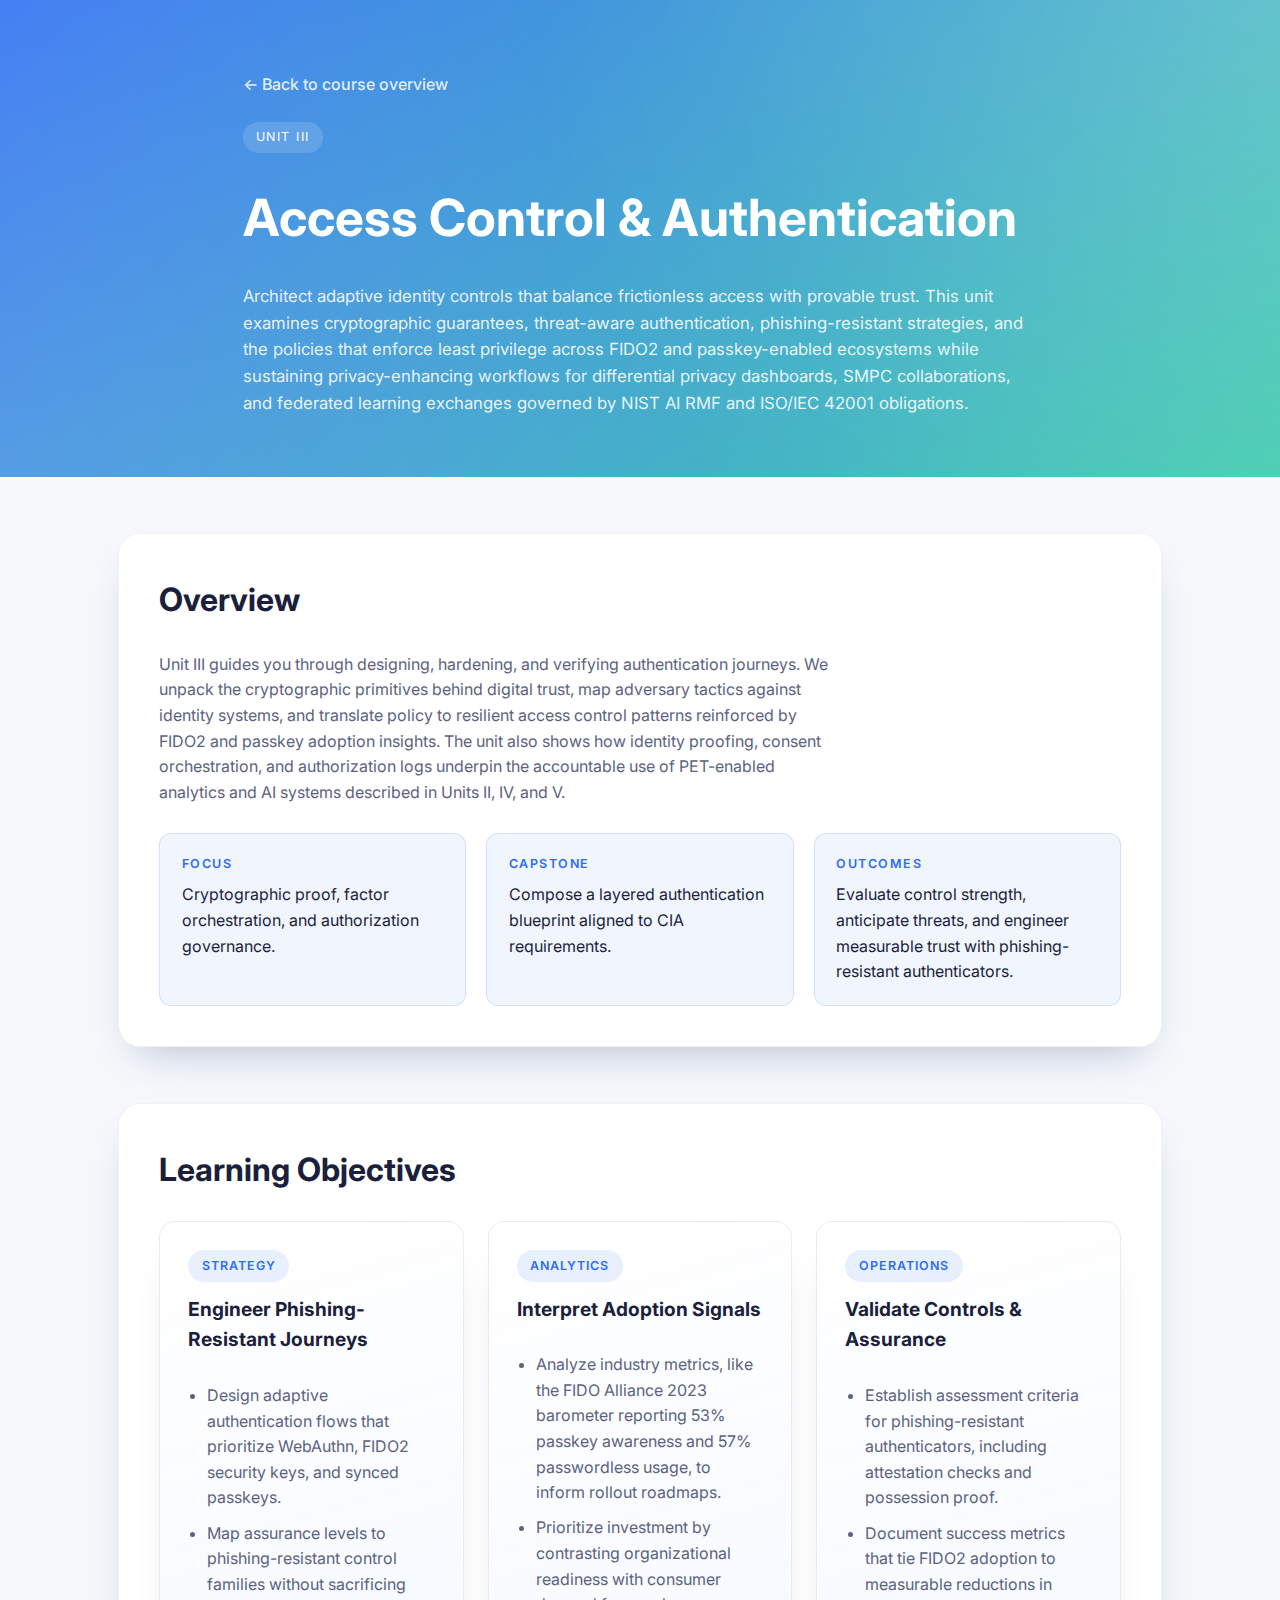
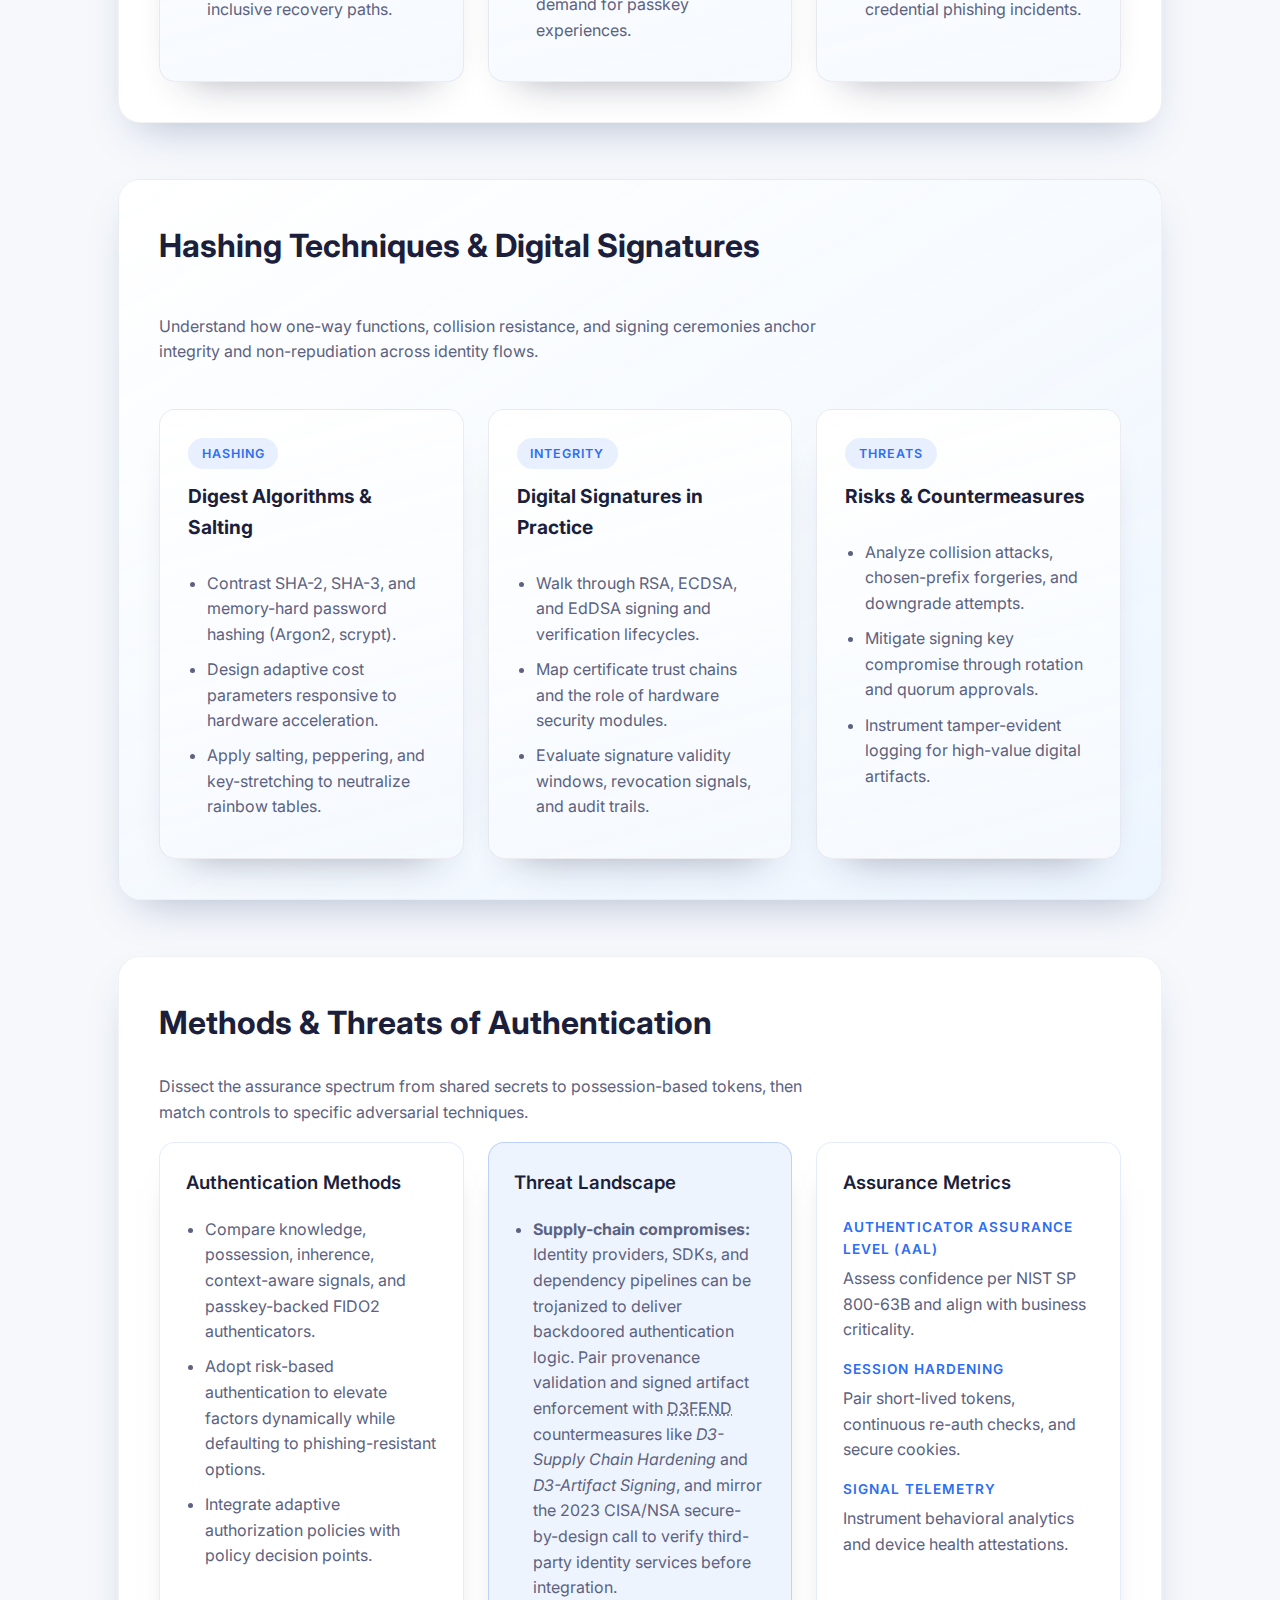
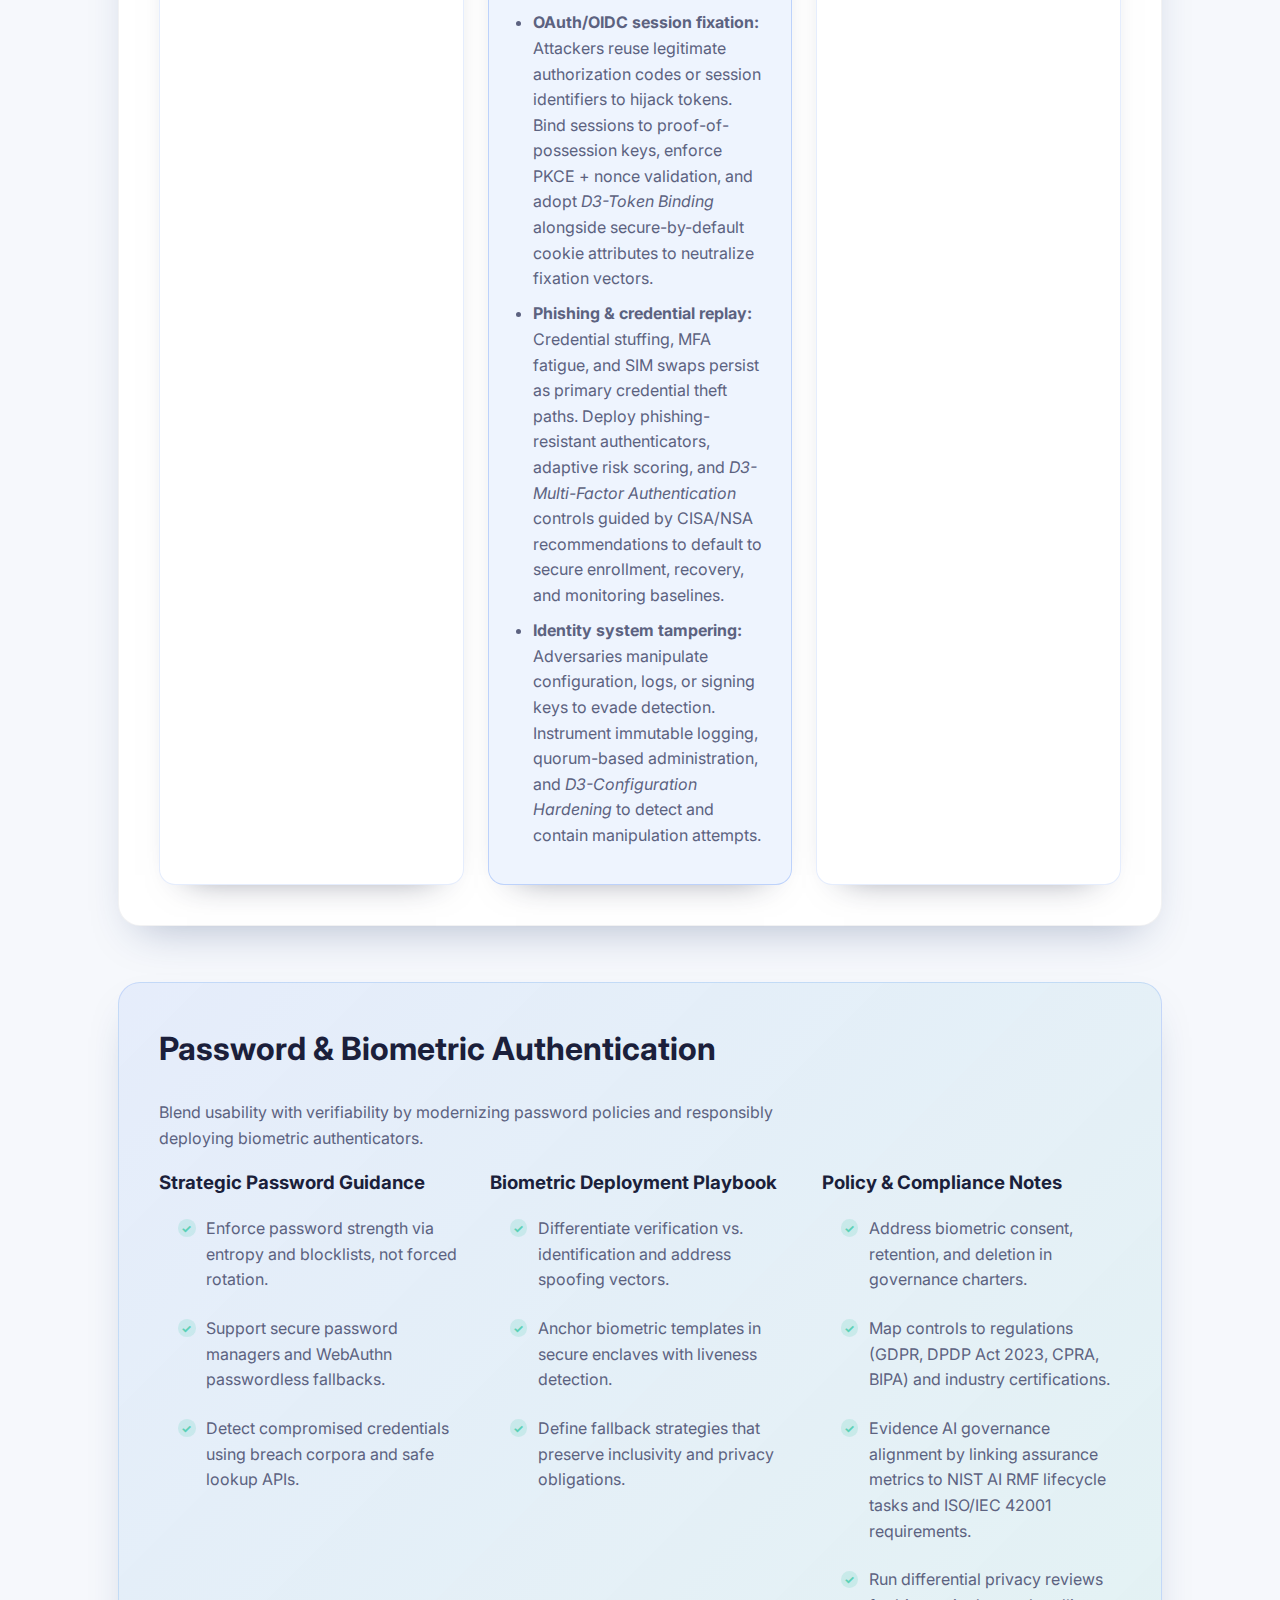
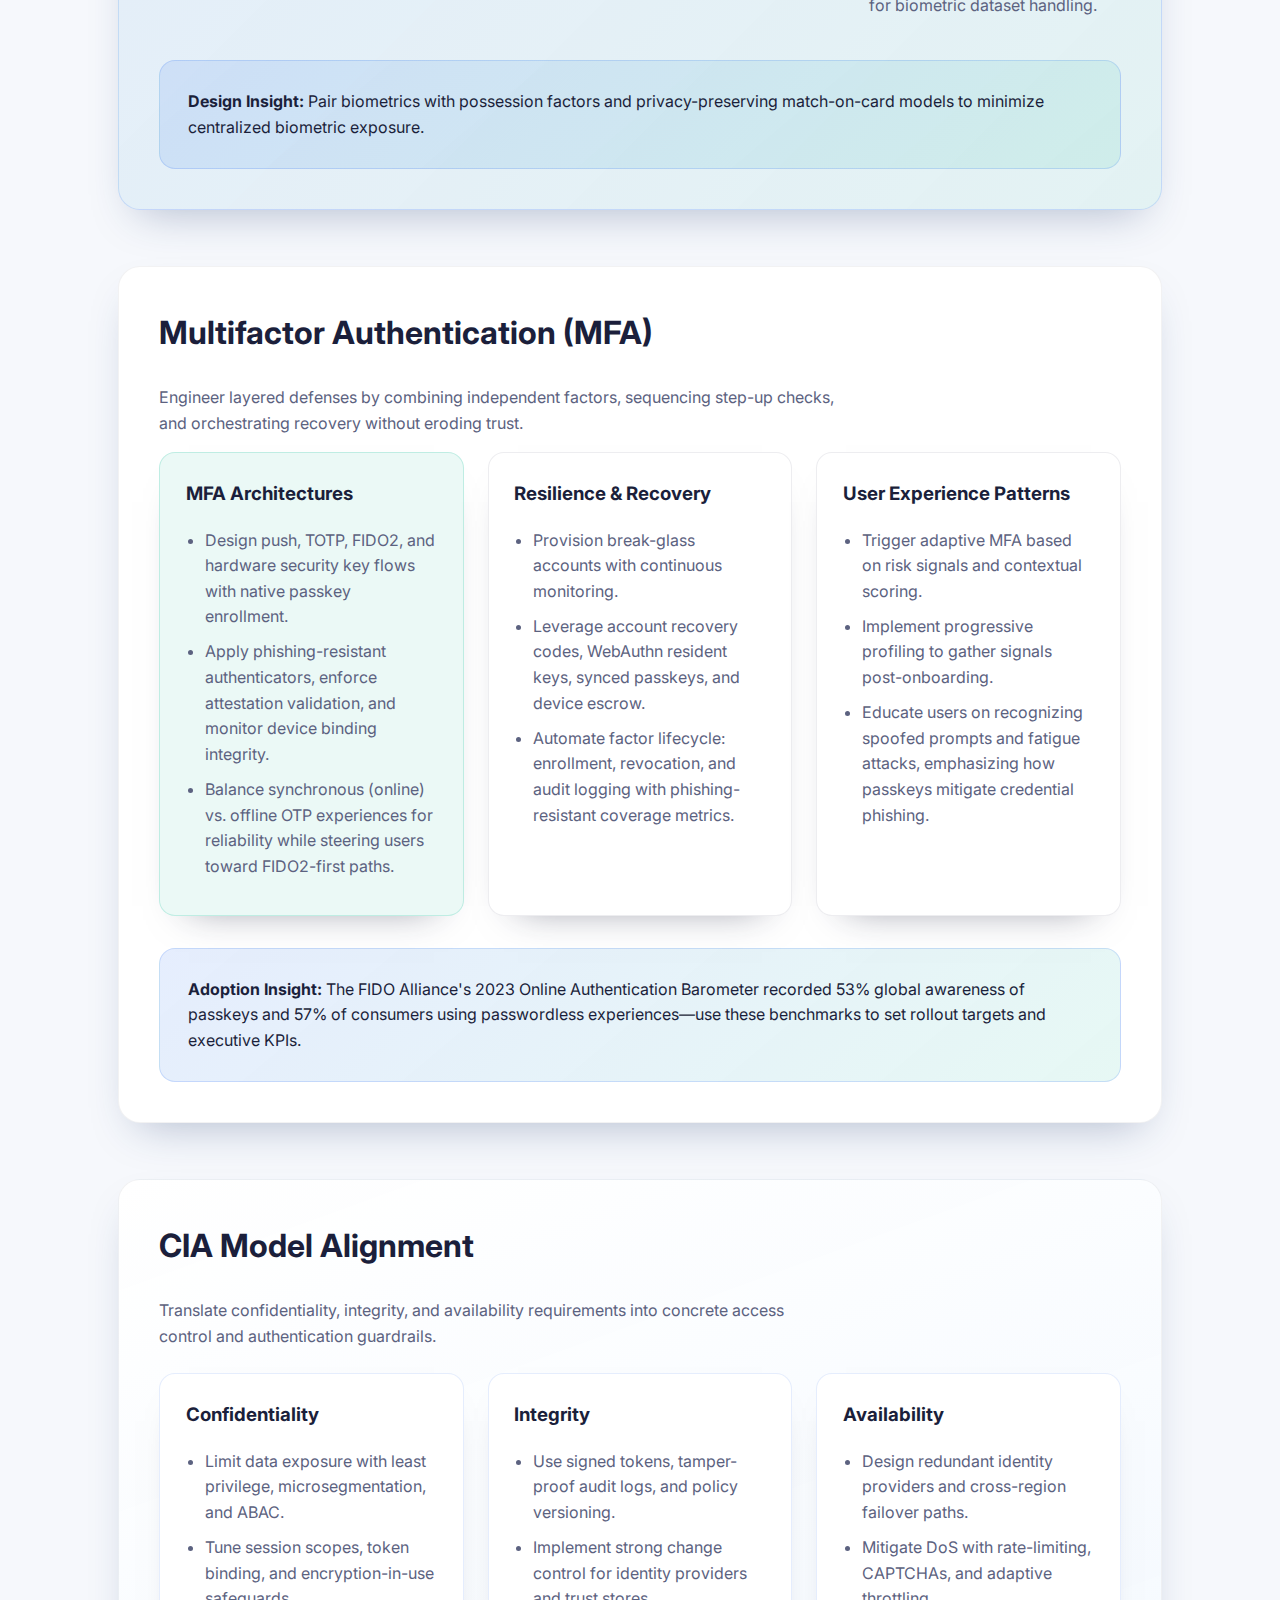
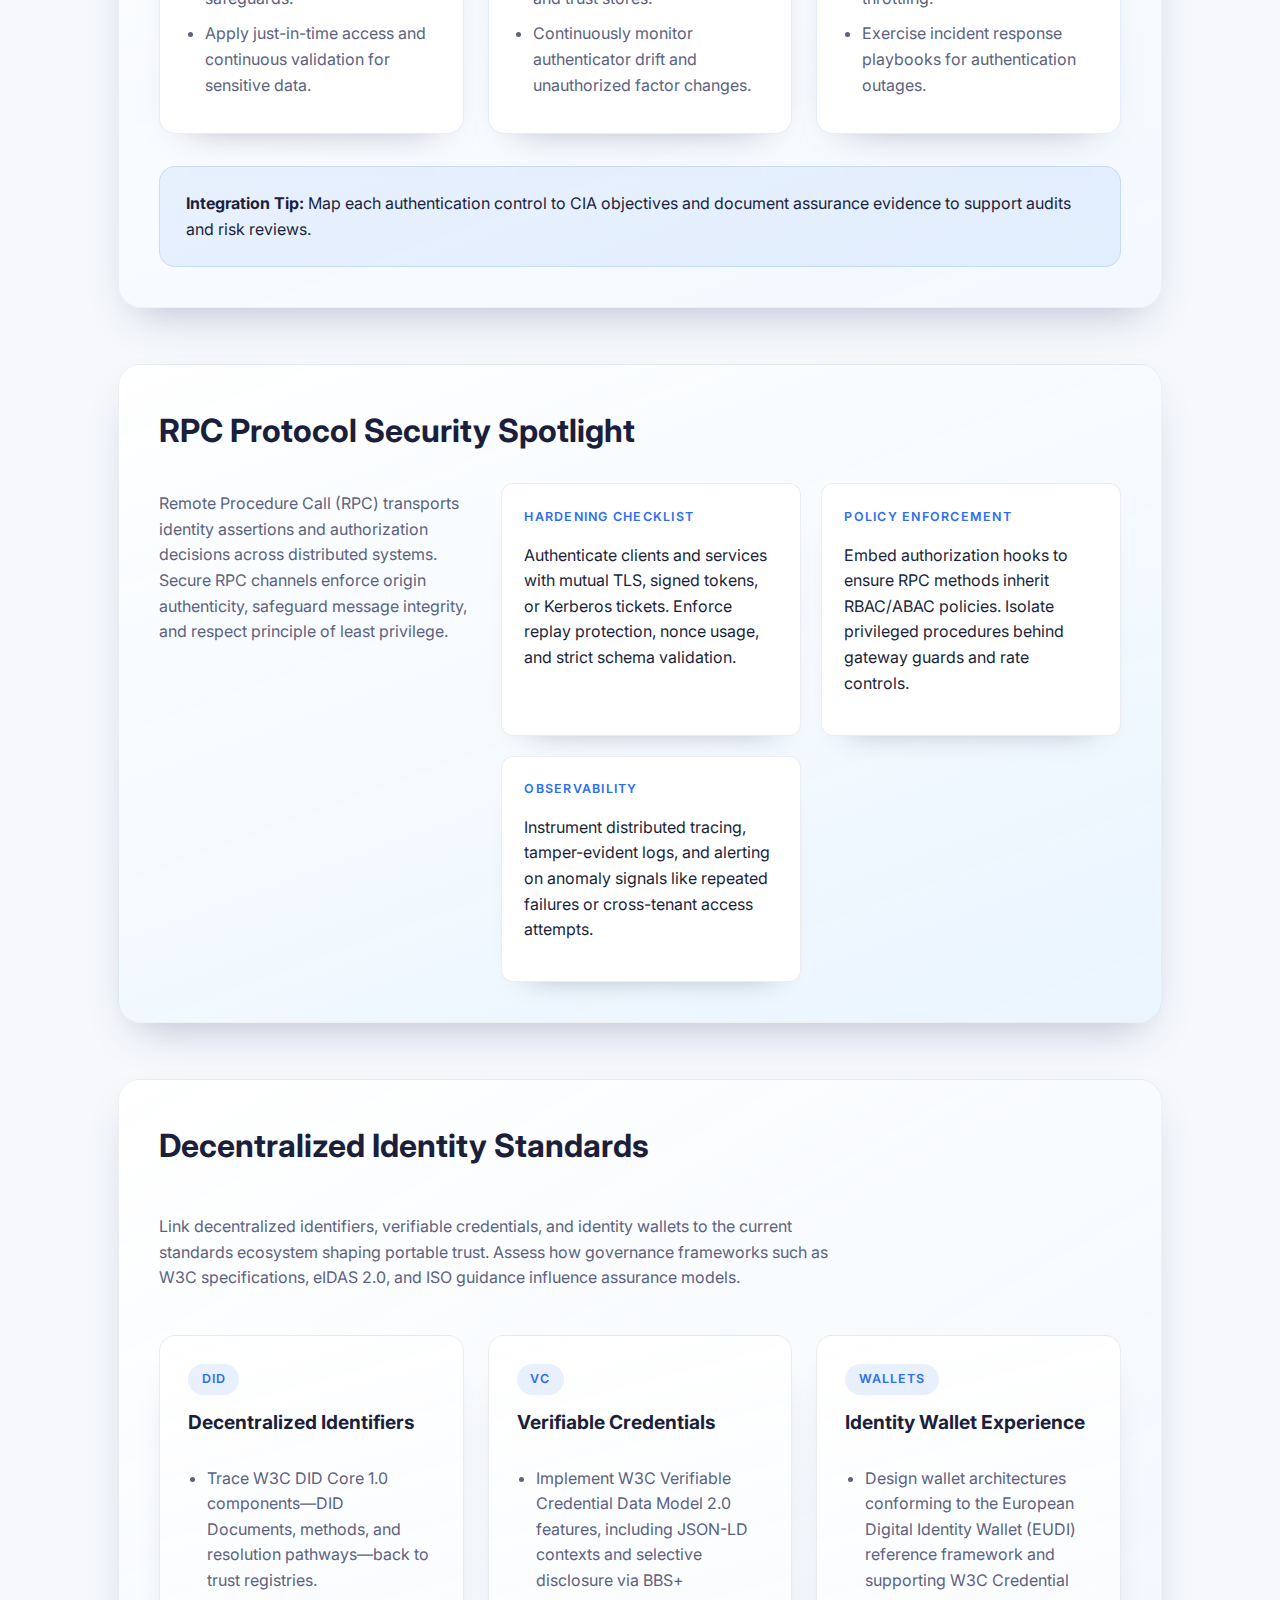
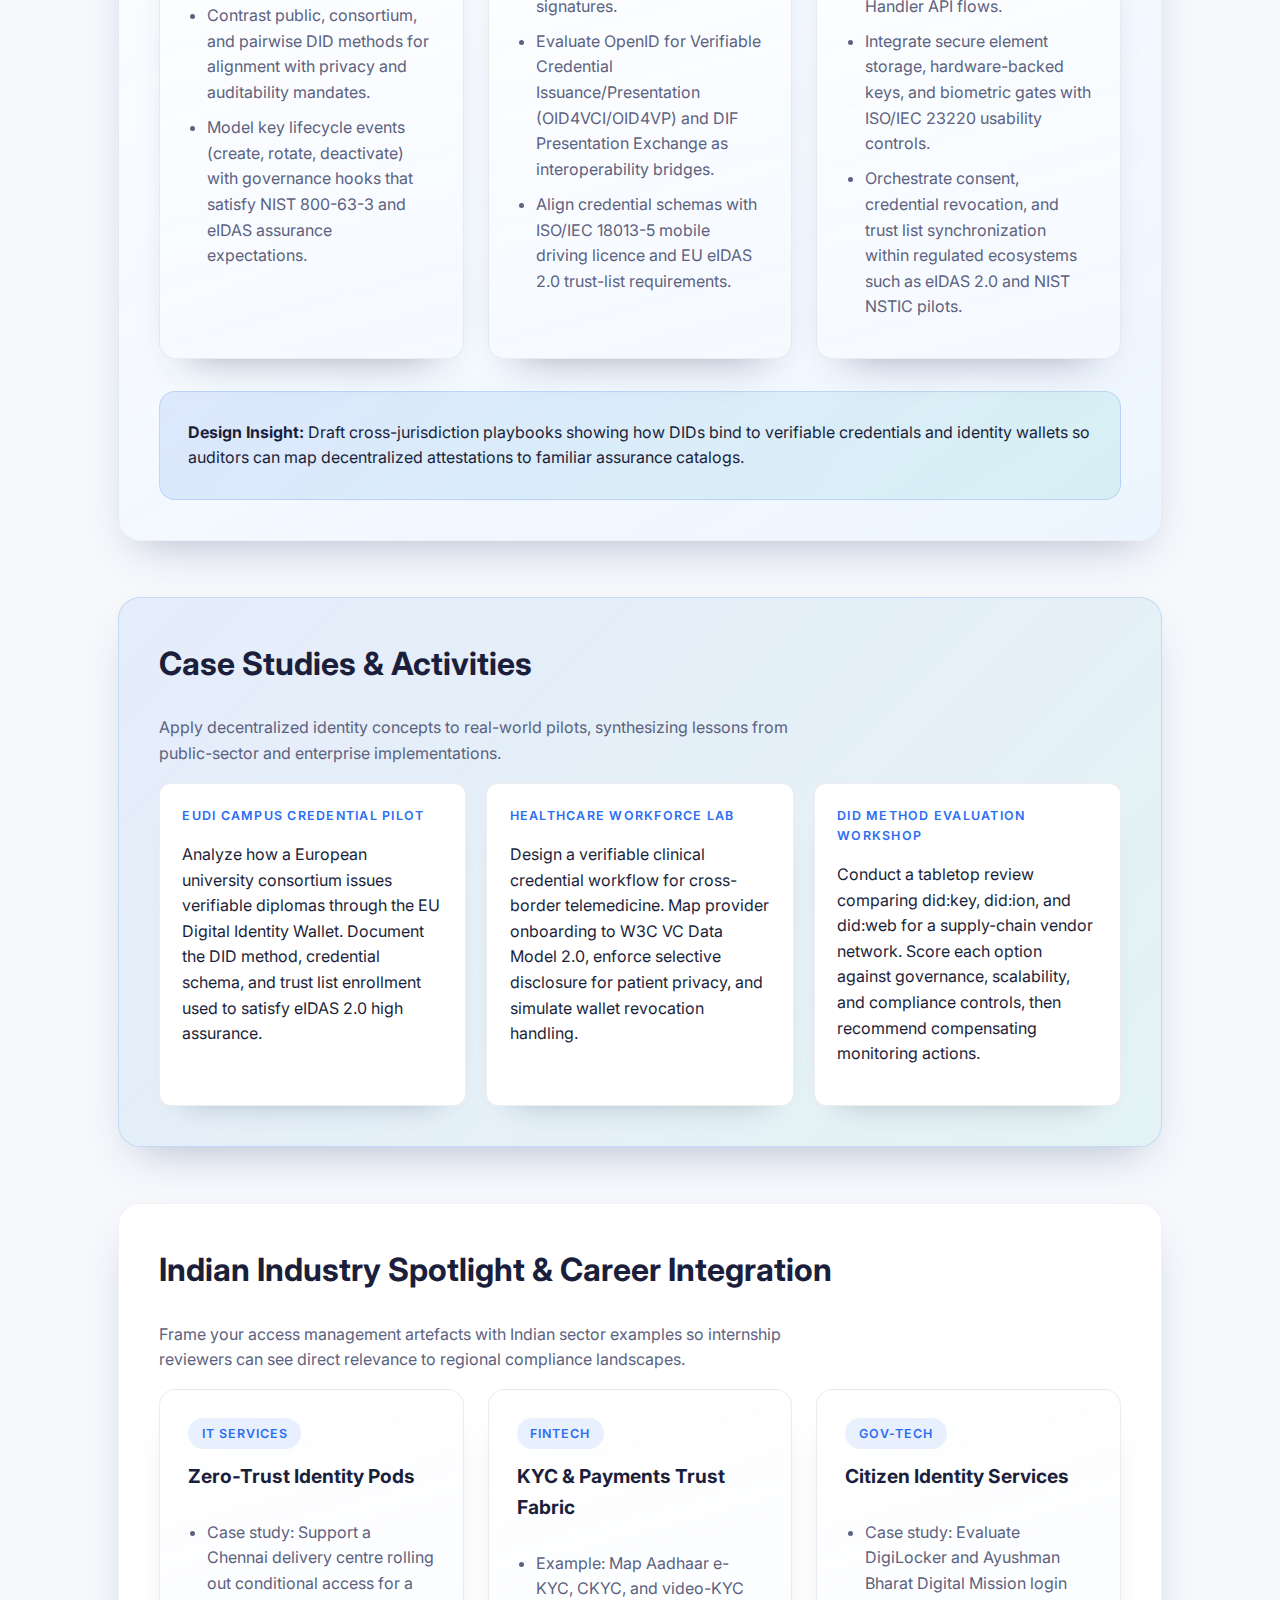
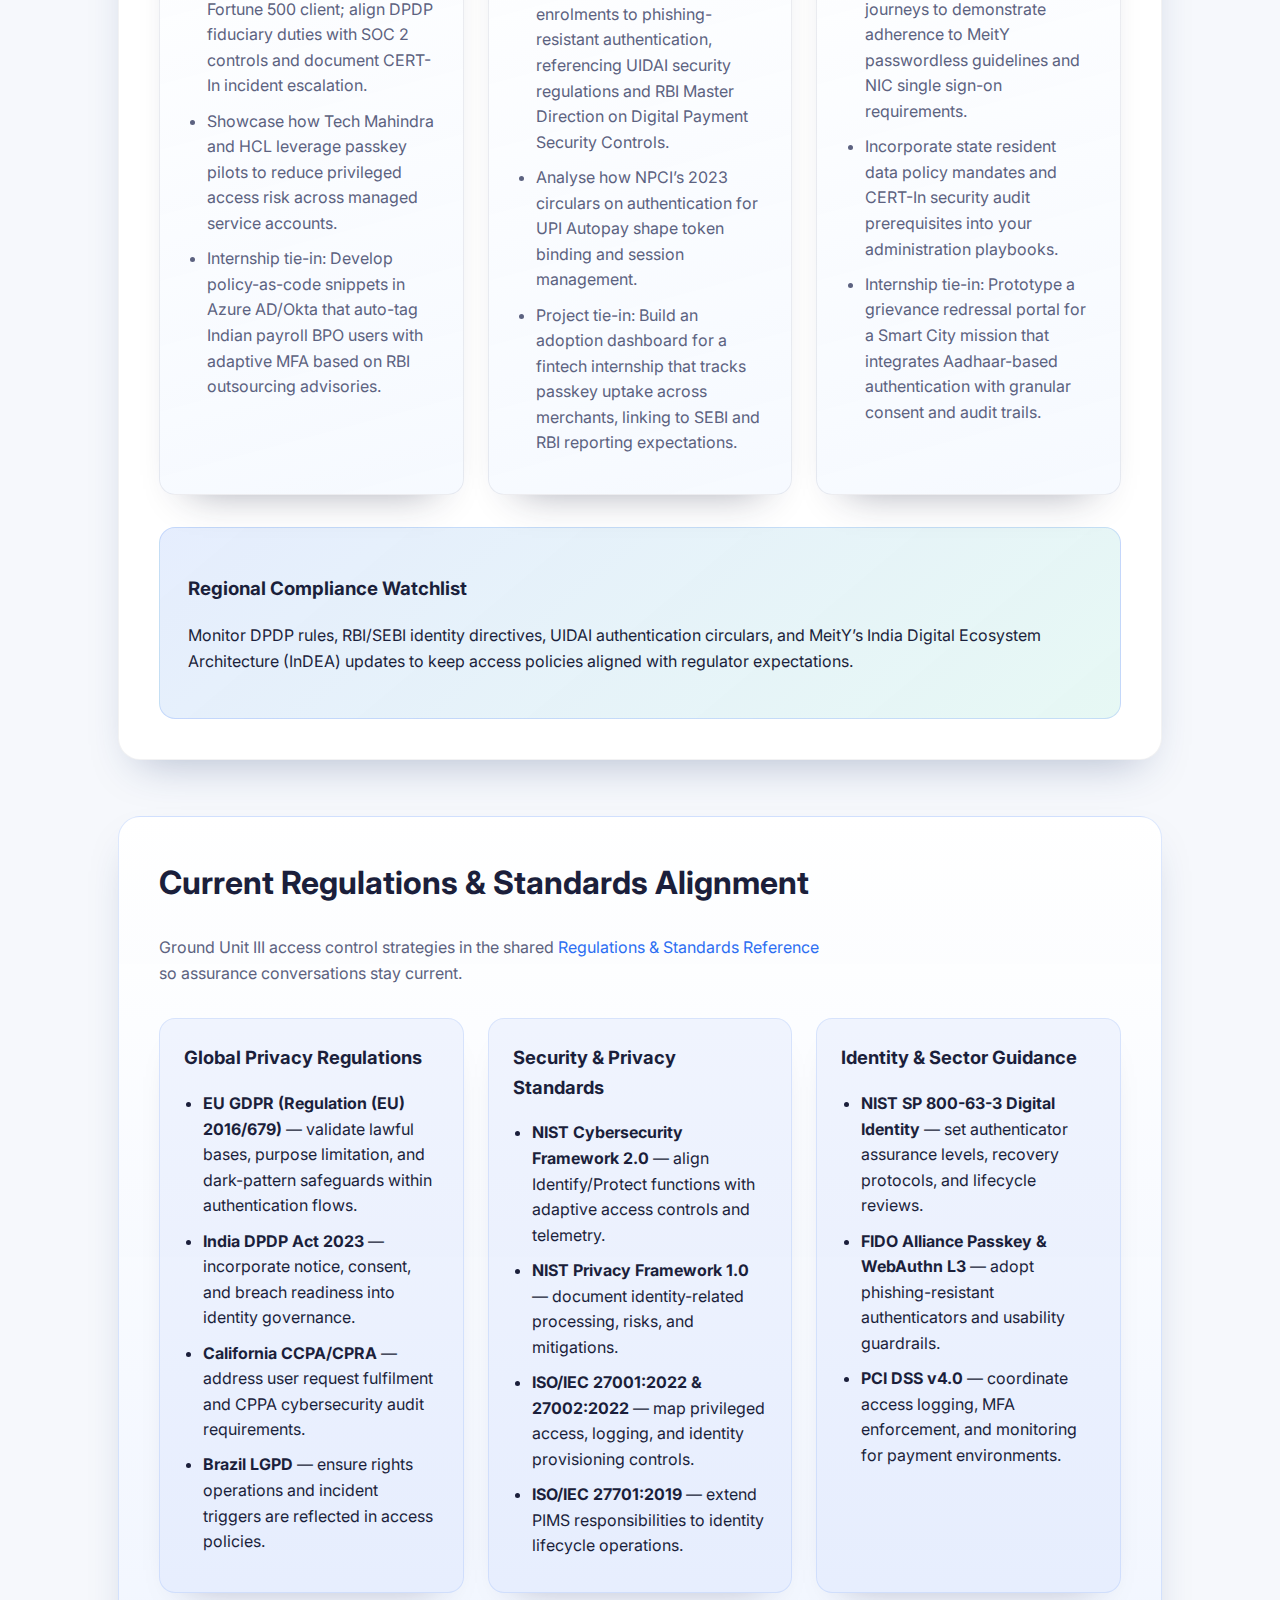
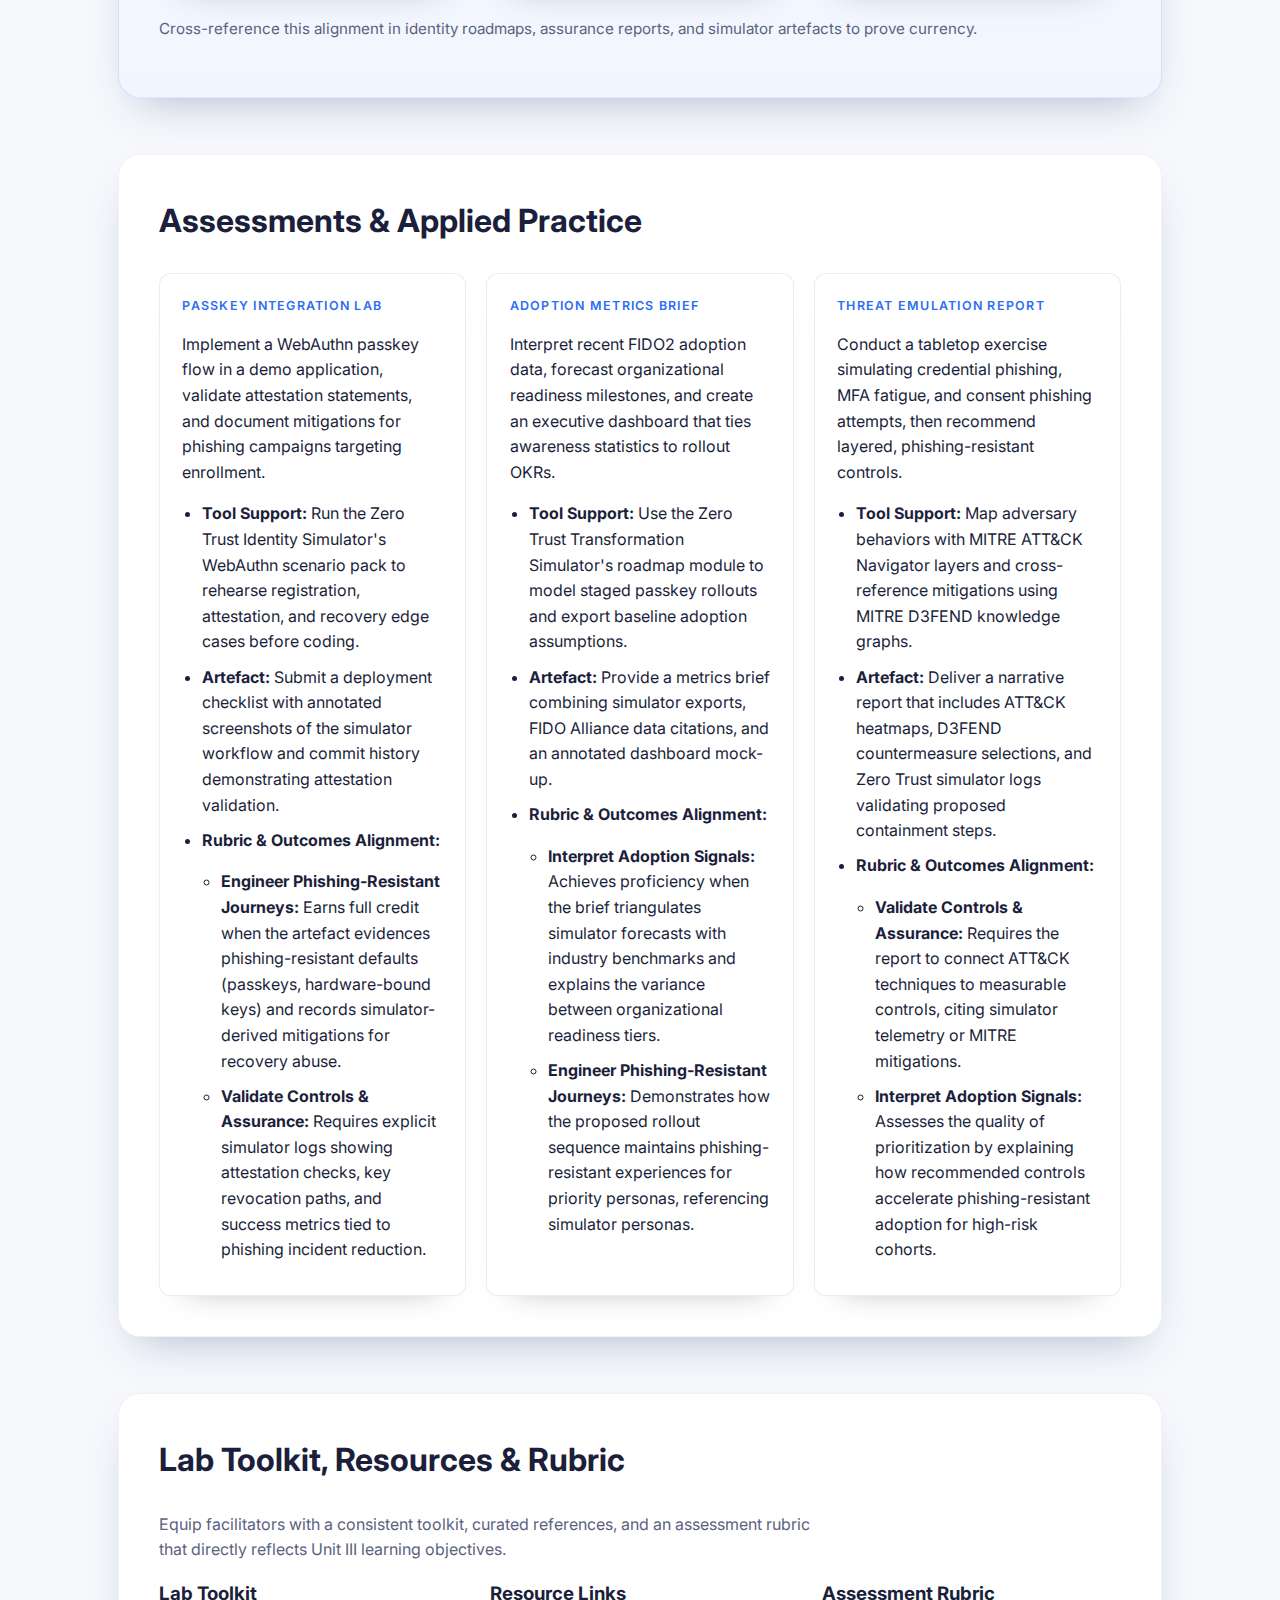
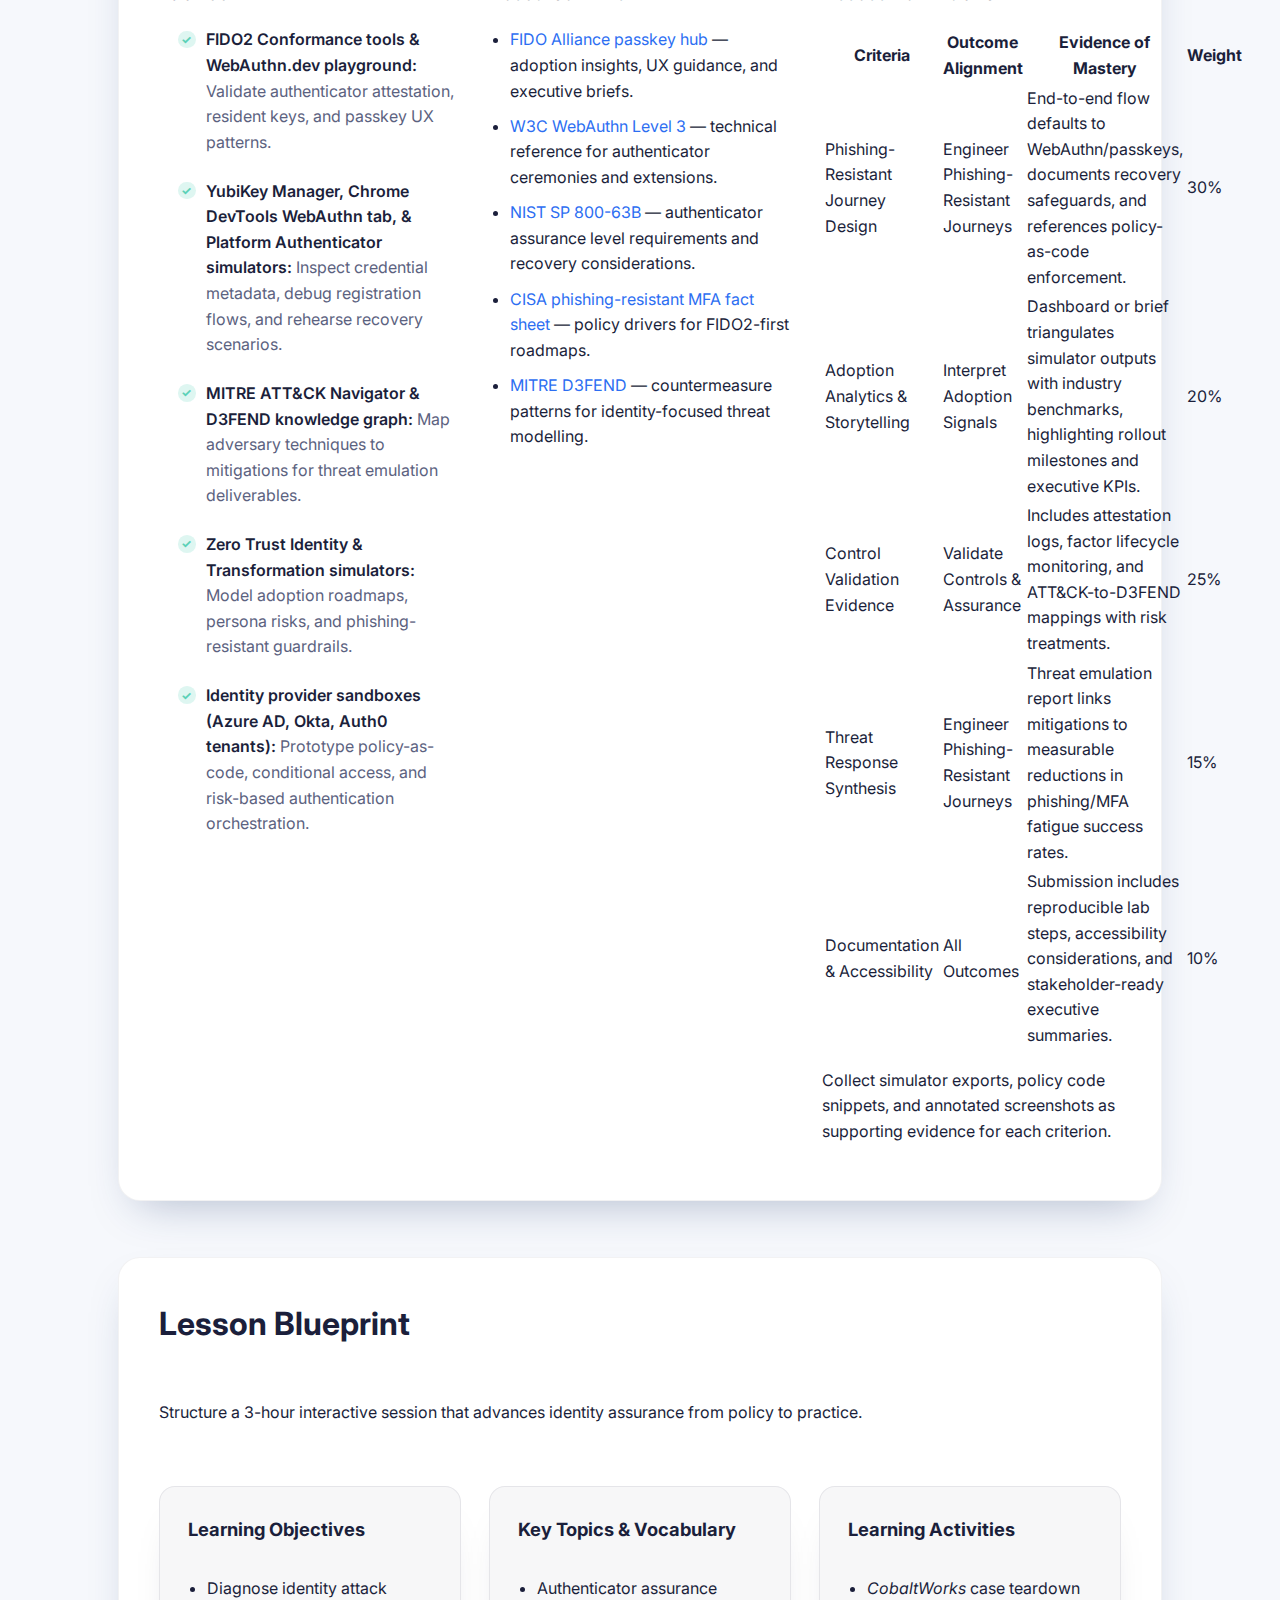
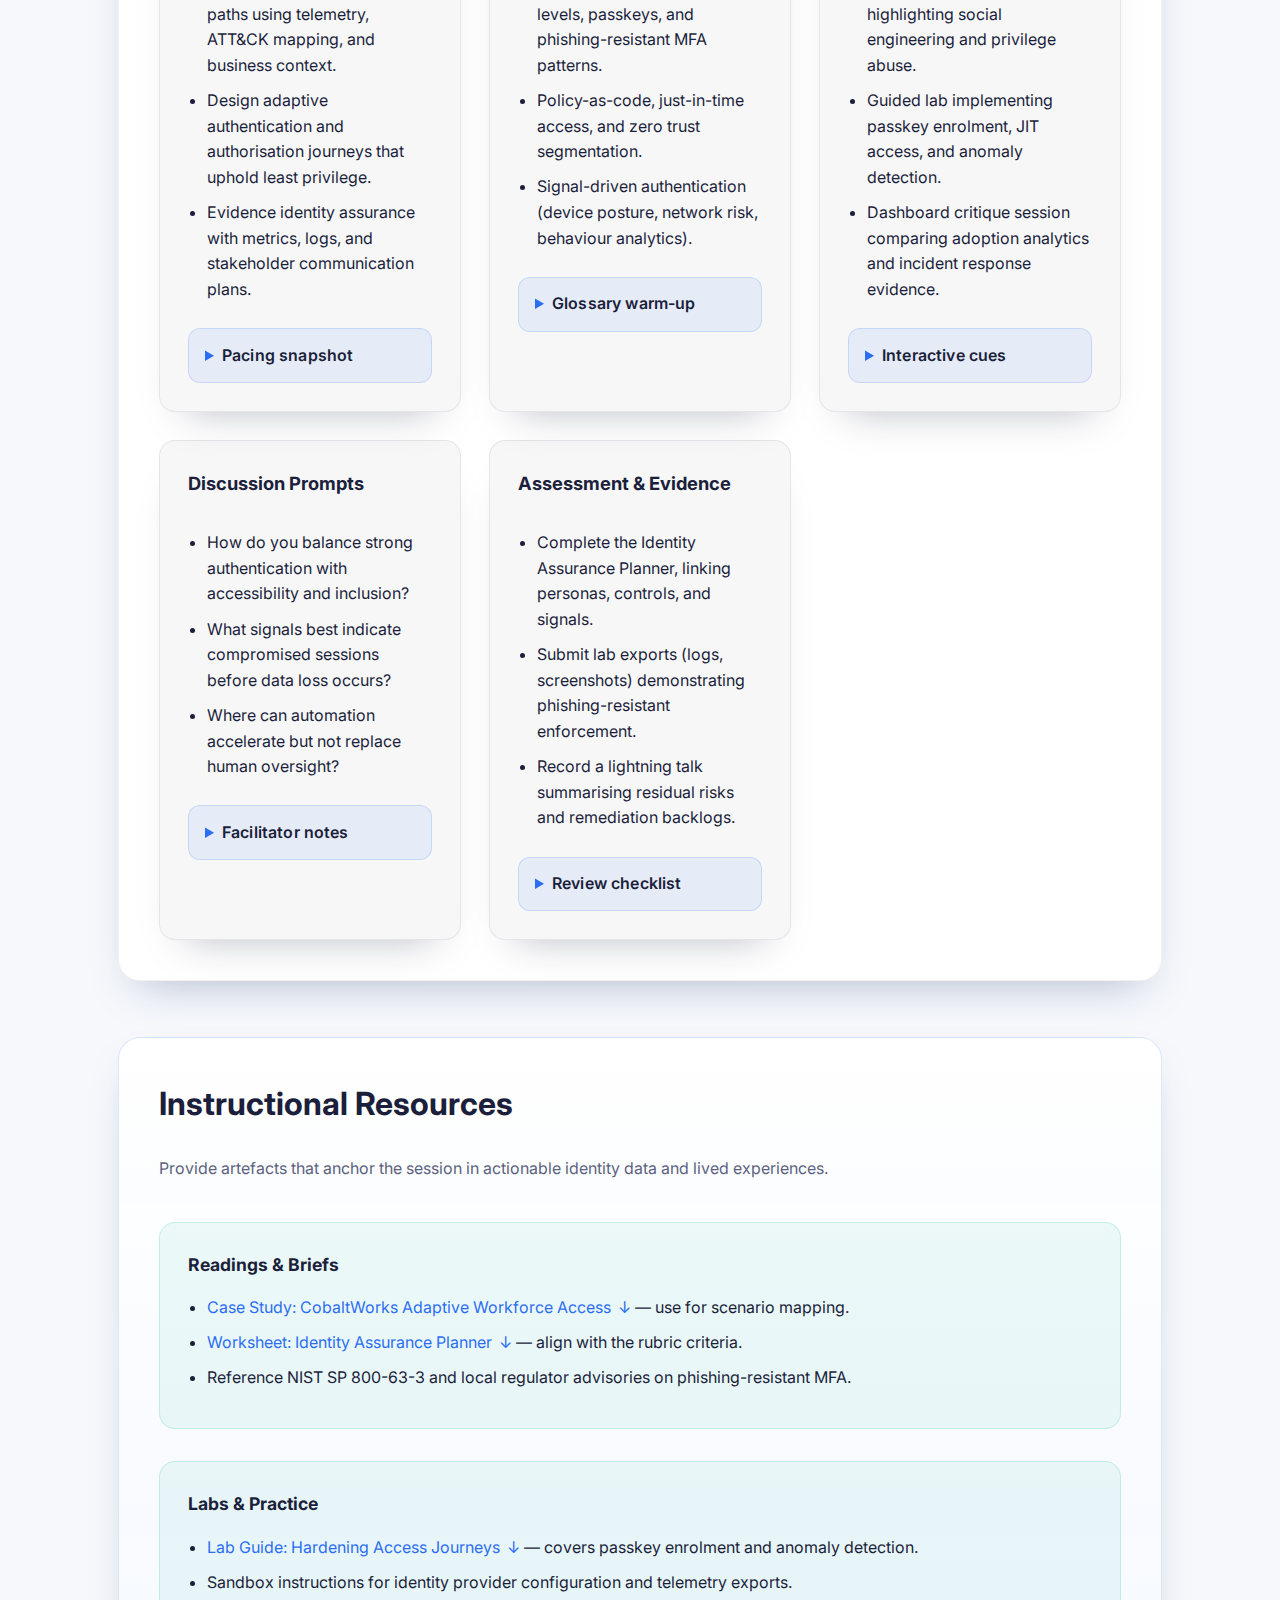
<file: unit-3.html>
<!DOCTYPE html>
<html lang="en">
<head>
  <meta charset="UTF-8" />
  <meta name="viewport" content="width=device-width, initial-scale=1.0" />
  <title>Unit III · Access Control &amp; Authentication</title>
  <link rel="stylesheet" href="assets/styles.css" />
  <link rel="preconnect" href="https://fonts.googleapis.com">
  <link rel="preconnect" href="https://fonts.gstatic.com" crossorigin>
  <link href="https://fonts.googleapis.com/css2?family=Inter:wght@400;500;600;700&display=swap" rel="stylesheet">
</head>
<body class="unit-page">
  <header class="sub-hero">
    <div class="container sub-hero__content">
      <a class="back-link" href="index.html">← Back to course overview</a>
      <span class="sub-hero__tag">UNIT III</span>
      <h1>Access Control &amp; Authentication</h1>
      <p class="sub-hero__intro">Architect adaptive identity controls that balance frictionless access with provable trust. This unit examines cryptographic guarantees, threat-aware authentication, phishing-resistant strategies, and the policies that enforce least privilege across FIDO2 and passkey-enabled ecosystems while sustaining privacy-enhancing workflows for differential privacy dashboards, SMPC collaborations, and federated learning exchanges governed by NIST AI RMF and ISO/IEC 42001 obligations.</p>
    </div>
  </header>

  <main class="unit-page__main container">
    <section class="unit-section">
      <h2>Overview</h2>
      <p class="unit-section__intro">Unit III guides you through designing, hardening, and verifying authentication journeys. We unpack the cryptographic primitives behind digital trust, map adversary tactics against identity systems, and translate policy to resilient access control patterns reinforced by FIDO2 and passkey adoption insights. The unit also shows how identity proofing, consent orchestration, and authorization logs underpin the accountable use of PET-enabled analytics and AI systems described in Units II, IV, and V.</p>

      <div class="overview-highlights">
        <div class="overview-highlights__item">
          <span class="overview-highlights__label">FOCUS</span>
          Cryptographic proof, factor orchestration, and authorization governance.
        </div>
        <div class="overview-highlights__item">
          <span class="overview-highlights__label">CAPSTONE</span>
          Compose a layered authentication blueprint aligned to CIA requirements.
        </div>
        <div class="overview-highlights__item" id="unit3-outcome">
          <span class="overview-highlights__label">OUTCOMES</span>
          Evaluate control strength, anticipate threats, and engineer measurable trust with phishing-resistant authenticators.
        </div>
      </div>
    </section>

    <section class="unit-section">
      <h2>Learning Objectives</h2>
      <div class="topic-grid">
        <article class="topic-card">
          <span class="topic-card__tag">Strategy</span>
          <h3>Engineer Phishing-Resistant Journeys</h3>
          <ul class="topic-card__list">
            <li>Design adaptive authentication flows that prioritize WebAuthn, FIDO2 security keys, and synced passkeys.</li>
            <li>Map assurance levels to phishing-resistant control families without sacrificing inclusive recovery paths.</li>
          </ul>
        </article>
        <article class="topic-card">
          <span class="topic-card__tag">Analytics</span>
          <h3>Interpret Adoption Signals</h3>
          <ul class="topic-card__list">
            <li>Analyze industry metrics, like the FIDO Alliance 2023 barometer reporting 53% passkey awareness and 57% passwordless usage, to inform rollout roadmaps.</li>
            <li>Prioritize investment by contrasting organizational readiness with consumer demand for passkey experiences.</li>
          </ul>
        </article>
        <article class="topic-card">
          <span class="topic-card__tag">Operations</span>
          <h3>Validate Controls &amp; Assurance</h3>
          <ul class="topic-card__list">
            <li>Establish assessment criteria for phishing-resistant authenticators, including attestation checks and possession proof.</li>
            <li>Document success metrics that tie FIDO2 adoption to measurable reductions in credential phishing incidents.</li>
          </ul>
        </article>
      </div>
    </section>

    <section class="unit-section unit-section--layered">
      <div class="unit-section__header">
        <h2>Hashing Techniques &amp; Digital Signatures</h2>
        <p class="unit-section__intro">Understand how one-way functions, collision resistance, and signing ceremonies anchor integrity and non-repudiation across identity flows.</p>
      </div>
      <div class="topic-grid">
        <article class="topic-card">
          <span class="topic-card__tag">Hashing</span>
          <h3>Digest Algorithms &amp; Salting</h3>
          <ul class="topic-card__list">
            <li>Contrast SHA-2, SHA-3, and memory-hard password hashing (Argon2, scrypt).</li>
            <li>Design adaptive cost parameters responsive to hardware acceleration.</li>
            <li>Apply salting, peppering, and key-stretching to neutralize rainbow tables.</li>
          </ul>
        </article>
        <article class="topic-card">
          <span class="topic-card__tag">Integrity</span>
          <h3>Digital Signatures in Practice</h3>
          <ul class="topic-card__list">
            <li>Walk through RSA, ECDSA, and EdDSA signing and verification lifecycles.</li>
            <li>Map certificate trust chains and the role of hardware security modules.</li>
            <li>Evaluate signature validity windows, revocation signals, and audit trails.</li>
          </ul>
        </article>
        <article class="topic-card">
          <span class="topic-card__tag">Threats</span>
          <h3>Risks &amp; Countermeasures</h3>
          <ul class="topic-card__list">
            <li>Analyze collision attacks, chosen-prefix forgeries, and downgrade attempts.</li>
            <li>Mitigate signing key compromise through rotation and quorum approvals.</li>
            <li>Instrument tamper-evident logging for high-value digital artifacts.</li>
          </ul>
        </article>
      </div>
    </section>

    <section class="unit-section">
      <h2>Methods &amp; Threats of Authentication</h2>
      <p class="unit-section__intro">Dissect the assurance spectrum from shared secrets to possession-based tokens, then match controls to specific adversarial techniques.</p>
      <div class="insight-grid">
        <article class="insight-card">
          <h3 class="insight-card__lede">Authentication Methods</h3>
          <ul>
            <li>Compare knowledge, possession, inherence, context-aware signals, and passkey-backed FIDO2 authenticators.</li>
            <li>Adopt risk-based authentication to elevate factors dynamically while defaulting to phishing-resistant options.</li>
            <li>Integrate adaptive authorization policies with policy decision points.</li>
          </ul>
        </article>
        <article class="insight-card insight-card--accent">
          <h3 class="insight-card__lede">Threat Landscape</h3>
          <ul>
            <li>
              <strong>Supply-chain compromises:</strong> Identity providers, SDKs, and dependency pipelines can be trojanized to
              deliver backdoored authentication logic. Pair provenance validation and signed artifact enforcement with
              <abbr title="MITRE D3FEND">D3FEND</abbr> countermeasures like <em>D3-Supply Chain Hardening</em> and
              <em>D3-Artifact Signing</em>, and mirror the 2023 CISA/NSA secure-by-design call to verify third-party identity
              services before integration.
            </li>
            <li>
              <strong>OAuth/OIDC session fixation:</strong> Attackers reuse legitimate authorization codes or session identifiers to
              hijack tokens. Bind sessions to proof-of-possession keys, enforce PKCE + nonce validation, and adopt
              <em>D3-Token Binding</em> alongside secure-by-default cookie attributes to neutralize fixation vectors.
            </li>
            <li>
              <strong>Phishing &amp; credential replay:</strong> Credential stuffing, MFA fatigue, and SIM swaps persist as primary
              credential theft paths. Deploy phishing-resistant authenticators, adaptive risk scoring, and
              <em>D3-Multi-Factor Authentication</em> controls guided by CISA/NSA recommendations to default to secure
              enrollment, recovery, and monitoring baselines.
            </li>
            <li>
              <strong>Identity system tampering:</strong> Adversaries manipulate configuration, logs, or signing keys to evade
              detection. Instrument immutable logging, quorum-based administration, and <em>D3-Configuration Hardening</em> to
              detect and contain manipulation attempts.
            </li>
          </ul>
        </article>
        <article class="insight-card">
          <h3 class="insight-card__lede">Assurance Metrics</h3>
          <dl class="insight-metrics">
            <div>
              <dt>Authenticator Assurance Level (AAL)</dt>
              <dd>Assess confidence per NIST SP 800-63B and align with business criticality.</dd>
            </div>
            <div>
              <dt>Session Hardening</dt>
              <dd>Pair short-lived tokens, continuous re-auth checks, and secure cookies.</dd>
            </div>
            <div>
              <dt>Signal Telemetry</dt>
              <dd>Instrument behavioral analytics and device health attestations.</dd>
            </div>
          </dl>
        </article>
      </div>
    </section>

    <section class="unit-section unit-section--accent">
      <h2>Password &amp; Biometric Authentication</h2>
      <p class="unit-section__intro">Blend usability with verifiability by modernizing password policies and responsibly deploying biometric authenticators.</p>
      <div class="documentation-flow">
        <div class="documentation-flow__column">
          <h3>Strategic Password Guidance</h3>
          <ul class="checklist">
            <li>Enforce password strength via entropy and blocklists, not forced rotation.</li>
            <li>Support secure password managers and WebAuthn passwordless fallbacks.</li>
            <li>Detect compromised credentials using breach corpora and safe lookup APIs.</li>
          </ul>
        </div>
        <div class="documentation-flow__column">
          <h3>Biometric Deployment Playbook</h3>
          <ul class="checklist">
            <li>Differentiate verification vs. identification and address spoofing vectors.</li>
            <li>Anchor biometric templates in secure enclaves with liveness detection.</li>
            <li>Define fallback strategies that preserve inclusivity and privacy obligations.</li>
          </ul>
        </div>
        <div class="documentation-flow__column">
          <h3>Policy &amp; Compliance Notes</h3>
          <ul class="checklist">
            <li>Address biometric consent, retention, and deletion in governance charters.</li>
            <li>Map controls to regulations (GDPR, DPDP Act 2023, CPRA, BIPA) and industry certifications.</li>
            <li>Evidence AI governance alignment by linking assurance metrics to NIST AI RMF lifecycle tasks and ISO/IEC 42001 requirements.</li>
            <li>Run differential privacy reviews for biometric dataset handling.</li>
          </ul>
        </div>
      </div>
      <div class="callout-panel">
        <strong>Design Insight:</strong> Pair biometrics with possession factors and privacy-preserving match-on-card models to minimize centralized biometric exposure.
      </div>
    </section>

    <section class="unit-section">
      <h2>Multifactor Authentication (MFA)</h2>
      <p class="unit-section__intro">Engineer layered defenses by combining independent factors, sequencing step-up checks, and orchestrating recovery without eroding trust.</p>
      <div class="dp-grid">
        <article class="dp-card dp-card--highlight">
          <h3>MFA Architectures</h3>
          <ul>
            <li>Design push, TOTP, FIDO2, and hardware security key flows with native passkey enrollment.</li>
            <li>Apply phishing-resistant authenticators, enforce attestation validation, and monitor device binding integrity.</li>
            <li>Balance synchronous (online) vs. offline OTP experiences for reliability while steering users toward FIDO2-first paths.</li>
          </ul>
        </article>
        <article class="dp-card">
          <h3>Resilience &amp; Recovery</h3>
          <ul>
            <li>Provision break-glass accounts with continuous monitoring.</li>
            <li>Leverage account recovery codes, WebAuthn resident keys, synced passkeys, and device escrow.</li>
            <li>Automate factor lifecycle: enrollment, revocation, and audit logging with phishing-resistant coverage metrics.</li>
          </ul>
        </article>
        <article class="dp-card">
          <h3>User Experience Patterns</h3>
          <ul>
            <li>Trigger adaptive MFA based on risk signals and contextual scoring.</li>
            <li>Implement progressive profiling to gather signals post-onboarding.</li>
            <li>Educate users on recognizing spoofed prompts and fatigue attacks, emphasizing how passkeys mitigate credential phishing.</li>
          </ul>
        </article>
      </div>
      <div class="callout-panel">
        <strong>Adoption Insight:</strong> The FIDO Alliance's 2023 Online Authentication Barometer recorded 53% global awareness of passkeys and 57% of consumers using passwordless experiences—use these benchmarks to set rollout targets and executive KPIs.
      </div>
    </section>

    <section class="unit-section unit-section--cia">
      <h2>CIA Model Alignment</h2>
      <p class="unit-section__intro">Translate confidentiality, integrity, and availability requirements into concrete access control and authentication guardrails.</p>
      <div class="cia-grid">
        <article class="cia-card">
          <h3>Confidentiality</h3>
          <ul>
            <li>Limit data exposure with least privilege, microsegmentation, and ABAC.</li>
            <li>Tune session scopes, token binding, and encryption-in-use safeguards.</li>
            <li>Apply just-in-time access and continuous validation for sensitive data.</li>
          </ul>
        </article>
        <article class="cia-card">
          <h3>Integrity</h3>
          <ul>
            <li>Use signed tokens, tamper-proof audit logs, and policy versioning.</li>
            <li>Implement strong change control for identity providers and trust stores.</li>
            <li>Continuously monitor authenticator drift and unauthorized factor changes.</li>
          </ul>
        </article>
        <article class="cia-card">
          <h3>Availability</h3>
          <ul>
            <li>Design redundant identity providers and cross-region failover paths.</li>
            <li>Mitigate DoS with rate-limiting, CAPTCHAs, and adaptive throttling.</li>
            <li>Exercise incident response playbooks for authentication outages.</li>
          </ul>
        </article>
      </div>
      <div class="cia-bridge">
        <strong>Integration Tip:</strong> Map each authentication control to CIA objectives and document assurance evidence to support audits and risk reviews.
      </div>
    </section>

    <section class="unit-section unit-section--next">
      <h2>RPC Protocol Security Spotlight</h2>
      <div class="next-steps">
        <div>
          <p class="unit-section__intro">Remote Procedure Call (RPC) transports identity assertions and authorization decisions across distributed systems. Secure RPC channels enforce origin authenticity, safeguard message integrity, and respect principle of least privilege.</p>
        </div>
        <div class="next-actions">
          <article class="next-actions__item">
            <span class="next-actions__label">Hardening Checklist</span>
            <p>Authenticate clients and services with mutual TLS, signed tokens, or Kerberos tickets. Enforce replay protection, nonce usage, and strict schema validation.</p>
          </article>
          <article class="next-actions__item">
            <span class="next-actions__label">Policy Enforcement</span>
            <p>Embed authorization hooks to ensure RPC methods inherit RBAC/ABAC policies. Isolate privileged procedures behind gateway guards and rate controls.</p>
          </article>
          <article class="next-actions__item">
            <span class="next-actions__label">Observability</span>
            <p>Instrument distributed tracing, tamper-evident logs, and alerting on anomaly signals like repeated failures or cross-tenant access attempts.</p>
          </article>
        </div>
      </div>
    </section>

    <section class="unit-section unit-section--layered">
      <div class="unit-section__header">
        <h2>Decentralized Identity Standards</h2>
        <p class="unit-section__intro">Link decentralized identifiers, verifiable credentials, and identity wallets to the
        current standards ecosystem shaping portable trust. Assess how governance frameworks such as W3C specifications,
        eIDAS 2.0, and ISO guidance influence assurance models.</p>
      </div>
      <div class="topic-grid">
        <article class="topic-card">
          <span class="topic-card__tag">DID</span>
          <h3>Decentralized Identifiers</h3>
          <ul class="topic-card__list">
            <li>Trace W3C DID Core 1.0 components—DID Documents, methods, and resolution pathways—back to trust registries.</li>
            <li>Contrast public, consortium, and pairwise DID methods for alignment with privacy and auditability mandates.</li>
            <li>Model key lifecycle events (create, rotate, deactivate) with governance hooks that satisfy NIST 800-63-3 and
            eIDAS assurance expectations.</li>
          </ul>
        </article>
        <article class="topic-card">
          <span class="topic-card__tag">VC</span>
          <h3>Verifiable Credentials</h3>
          <ul class="topic-card__list">
            <li>Implement W3C Verifiable Credential Data Model 2.0 features, including JSON-LD contexts and selective
            disclosure via BBS+ signatures.</li>
            <li>Evaluate OpenID for Verifiable Credential Issuance/Presentation (OID4VCI/OID4VP) and DIF Presentation Exchange
            as interoperability bridges.</li>
            <li>Align credential schemas with ISO/IEC 18013-5 mobile driving licence and EU eIDAS 2.0 trust-list requirements.</li>
          </ul>
        </article>
        <article class="topic-card">
          <span class="topic-card__tag">Wallets</span>
          <h3>Identity Wallet Experience</h3>
          <ul class="topic-card__list">
            <li>Design wallet architectures conforming to the European Digital Identity Wallet (EUDI) reference framework and
            supporting W3C Credential Handler API flows.</li>
            <li>Integrate secure element storage, hardware-backed keys, and biometric gates with ISO/IEC 23220 usability
            controls.</li>
            <li>Orchestrate consent, credential revocation, and trust list synchronization within regulated ecosystems such as
            eIDAS 2.0 and NIST NSTIC pilots.</li>
          </ul>
        </article>
      </div>
      <div class="callout-panel">
        <strong>Design Insight:</strong> Draft cross-jurisdiction playbooks showing how DIDs bind to verifiable credentials and
        identity wallets so auditors can map decentralized attestations to familiar assurance catalogs.
      </div>
    </section>

    <section class="unit-section unit-section--accent">
      <h2>Case Studies &amp; Activities</h2>
      <p class="unit-section__intro">Apply decentralized identity concepts to real-world pilots, synthesizing lessons from
      public-sector and enterprise implementations.</p>
      <div class="next-actions">
        <article class="next-actions__item">
          <span class="next-actions__label">EUDI Campus Credential Pilot</span>
          <p>Analyze how a European university consortium issues verifiable diplomas through the EU Digital Identity Wallet.
          Document the DID method, credential schema, and trust list enrollment used to satisfy eIDAS 2.0 high assurance.</p>
        </article>
        <article class="next-actions__item">
          <span class="next-actions__label">Healthcare Workforce Lab</span>
          <p>Design a verifiable clinical credential workflow for cross-border telemedicine. Map provider onboarding to W3C VC
          Data Model 2.0, enforce selective disclosure for patient privacy, and simulate wallet revocation handling.</p>
        </article>
        <article class="next-actions__item">
          <span class="next-actions__label">DID Method Evaluation Workshop</span>
          <p>Conduct a tabletop review comparing did:key, did:ion, and did:web for a supply-chain vendor network. Score each
          option against governance, scalability, and compliance controls, then recommend compensating monitoring actions.</p>
        </article>
      </div>
    </section>

    <section class="unit-section">
      <h2>Indian Industry Spotlight &amp; Career Integration</h2>
      <p class="unit-section__intro">Frame your access management artefacts with Indian sector examples so internship reviewers can see direct relevance to regional compliance landscapes.</p>
      <div class="topic-grid">
        <article class="topic-card">
          <span class="topic-card__tag">IT Services</span>
          <h3>Zero-Trust Identity Pods</h3>
          <ul class="topic-card__list">
            <li>Case study: Support a Chennai delivery centre rolling out conditional access for a Fortune 500 client; align DPDP fiduciary duties with SOC 2 controls and document CERT-In incident escalation.</li>
            <li>Showcase how Tech Mahindra and HCL leverage passkey pilots to reduce privileged access risk across managed service accounts.</li>
            <li>Internship tie-in: Develop policy-as-code snippets in Azure AD/Okta that auto-tag Indian payroll BPO users with adaptive MFA based on RBI outsourcing advisories.</li>
          </ul>
        </article>
        <article class="topic-card">
          <span class="topic-card__tag">Fintech</span>
          <h3>KYC &amp; Payments Trust Fabric</h3>
          <ul class="topic-card__list">
            <li>Example: Map Aadhaar e-KYC, CKYC, and video-KYC enrolments to phishing-resistant authentication, referencing UIDAI security regulations and RBI Master Direction on Digital Payment Security Controls.</li>
            <li>Analyse how NPCI&rsquo;s 2023 circulars on authentication for UPI Autopay shape token binding and session management.</li>
            <li>Project tie-in: Build an adoption dashboard for a fintech internship that tracks passkey uptake across merchants, linking to SEBI and RBI reporting expectations.</li>
          </ul>
        </article>
        <article class="topic-card">
          <span class="topic-card__tag">Gov-Tech</span>
          <h3>Citizen Identity Services</h3>
          <ul class="topic-card__list">
            <li>Case study: Evaluate DigiLocker and Ayushman Bharat Digital Mission login journeys to demonstrate adherence to MeitY passwordless guidelines and NIC single sign-on requirements.</li>
            <li>Incorporate state resident data policy mandates and CERT-In security audit prerequisites into your administration playbooks.</li>
            <li>Internship tie-in: Prototype a grievance redressal portal for a Smart City mission that integrates Aadhaar-based authentication with granular consent and audit trails.</li>
          </ul>
        </article>
      </div>
      <div class="callout-panel">
        <h3>Regional Compliance Watchlist</h3>
        <p>Monitor DPDP rules, RBI/SEBI identity directives, UIDAI authentication circulars, and MeitY&rsquo;s India Digital Ecosystem Architecture (InDEA) updates to keep access policies aligned with regulator expectations.</p>
      </div>
    </section>

    <section class="unit-section unit-section--reference">
      <h2>Current Regulations &amp; Standards Alignment</h2>
      <p class="unit-section__intro">Ground Unit III access control strategies in the shared <a href="index.html#regulation-reference">Regulations &amp; Standards Reference</a> so assurance conversations stay current.</p>
      <div class="reference-pillars">
        <article class="reference-pillars__item">
          <h3>Global Privacy Regulations</h3>
          <ul>
            <li><strong>EU GDPR (Regulation (EU) 2016/679)</strong> — validate lawful bases, purpose limitation, and dark-pattern safeguards within authentication flows.</li>
            <li><strong>India DPDP Act 2023</strong> — incorporate notice, consent, and breach readiness into identity governance.</li>
            <li><strong>California CCPA/CPRA</strong> — address user request fulfilment and CPPA cybersecurity audit requirements.</li>
            <li><strong>Brazil LGPD</strong> — ensure rights operations and incident triggers are reflected in access policies.</li>
          </ul>
        </article>
        <article class="reference-pillars__item">
          <h3>Security &amp; Privacy Standards</h3>
          <ul>
            <li><strong>NIST Cybersecurity Framework 2.0</strong> — align Identify/Protect functions with adaptive access controls and telemetry.</li>
            <li><strong>NIST Privacy Framework 1.0</strong> — document identity-related processing, risks, and mitigations.</li>
            <li><strong>ISO/IEC 27001:2022 &amp; 27002:2022</strong> — map privileged access, logging, and identity provisioning controls.</li>
            <li><strong>ISO/IEC 27701:2019</strong> — extend PIMS responsibilities to identity lifecycle operations.</li>
          </ul>
        </article>
        <article class="reference-pillars__item">
          <h3>Identity &amp; Sector Guidance</h3>
          <ul>
            <li><strong>NIST SP 800-63-3 Digital Identity</strong> — set authenticator assurance levels, recovery protocols, and lifecycle reviews.</li>
            <li><strong>FIDO Alliance Passkey &amp; WebAuthn L3</strong> — adopt phishing-resistant authenticators and usability guardrails.</li>
            <li><strong>PCI DSS v4.0</strong> — coordinate access logging, MFA enforcement, and monitoring for payment environments.</li>
          </ul>
        </article>
      </div>
      <p class="unit-reference-note">Cross-reference this alignment in identity roadmaps, assurance reports, and simulator artefacts to prove currency.</p>
    </section>

    <section class="unit-section">
      <h2>Assessments &amp; Applied Practice</h2>
      <div class="next-actions">
        <article class="next-actions__item">
          <span class="next-actions__label">Passkey Integration Lab</span>
          <p>Implement a WebAuthn passkey flow in a demo application, validate attestation statements, and document mitigations for phishing campaigns targeting enrollment.</p>
          <ul class="assessment-details">
            <li><strong>Tool Support:</strong> Run the Zero Trust Identity Simulator's WebAuthn scenario pack to rehearse registration, attestation, and recovery edge cases before coding.</li>
            <li><strong>Artefact:</strong> Submit a deployment checklist with annotated screenshots of the simulator workflow and commit history demonstrating attestation validation.</li>
            <li><strong>Rubric &amp; Outcomes Alignment:</strong>
              <ul>
                <li><strong>Engineer Phishing-Resistant Journeys:</strong> Earns full credit when the artefact evidences phishing-resistant defaults (passkeys, hardware-bound keys) and records simulator-derived mitigations for recovery abuse.</li>
                <li><strong>Validate Controls &amp; Assurance:</strong> Requires explicit simulator logs showing attestation checks, key revocation paths, and success metrics tied to phishing incident reduction.</li>
              </ul>
            </li>
          </ul>
        </article>
        <article class="next-actions__item">
          <span class="next-actions__label">Adoption Metrics Brief</span>
          <p>Interpret recent FIDO2 adoption data, forecast organizational readiness milestones, and create an executive dashboard that ties awareness statistics to rollout OKRs.</p>
          <ul class="assessment-details">
            <li><strong>Tool Support:</strong> Use the Zero Trust Transformation Simulator's roadmap module to model staged passkey rollouts and export baseline adoption assumptions.</li>
            <li><strong>Artefact:</strong> Provide a metrics brief combining simulator exports, FIDO Alliance data citations, and an annotated dashboard mock-up.</li>
            <li><strong>Rubric &amp; Outcomes Alignment:</strong>
              <ul>
                <li><strong>Interpret Adoption Signals:</strong> Achieves proficiency when the brief triangulates simulator forecasts with industry benchmarks and explains the variance between organizational readiness tiers.</li>
                <li><strong>Engineer Phishing-Resistant Journeys:</strong> Demonstrates how the proposed rollout sequence maintains phishing-resistant experiences for priority personas, referencing simulator personas.</li>
              </ul>
            </li>
          </ul>
        </article>
        <article class="next-actions__item">
          <span class="next-actions__label">Threat Emulation Report</span>
          <p>Conduct a tabletop exercise simulating credential phishing, MFA fatigue, and consent phishing attempts, then recommend layered, phishing-resistant controls.</p>
          <ul class="assessment-details">
            <li><strong>Tool Support:</strong> Map adversary behaviors with MITRE ATT&amp;CK Navigator layers and cross-reference mitigations using MITRE D3FEND knowledge graphs.</li>
            <li><strong>Artefact:</strong> Deliver a narrative report that includes ATT&amp;CK heatmaps, D3FEND countermeasure selections, and Zero Trust simulator logs validating proposed containment steps.</li>
            <li><strong>Rubric &amp; Outcomes Alignment:</strong>
              <ul>
                <li><strong>Validate Controls &amp; Assurance:</strong> Requires the report to connect ATT&amp;CK techniques to measurable controls, citing simulator telemetry or MITRE mitigations.</li>
                <li><strong>Interpret Adoption Signals:</strong> Assesses the quality of prioritization by explaining how recommended controls accelerate phishing-resistant adoption for high-risk cohorts.</li>
              </ul>
            </li>
          </ul>
        </article>
      </div>
    </section>

    <section class="unit-section" id="unit3-rubric">
      <h2>Lab Toolkit, Resources &amp; Rubric</h2>
      <p class="unit-section__intro">Equip facilitators with a consistent toolkit, curated references, and an assessment rubric that directly reflects Unit III learning objectives.</p>
      <div class="documentation-flow">
        <div class="documentation-flow__column">
          <h3>Lab Toolkit</h3>
          <ul class="checklist">
            <li><span>FIDO2 Conformance tools &amp; WebAuthn.dev playground:</span> Validate authenticator attestation, resident keys, and passkey UX patterns.</li>
            <li><span>YubiKey Manager, Chrome DevTools WebAuthn tab, &amp; Platform Authenticator simulators:</span> Inspect credential metadata, debug registration flows, and rehearse recovery scenarios.</li>
            <li><span>MITRE ATT&amp;CK Navigator &amp; D3FEND knowledge graph:</span> Map adversary techniques to mitigations for threat emulation deliverables.</li>
            <li><span>Zero Trust Identity &amp; Transformation simulators:</span> Model adoption roadmaps, persona risks, and phishing-resistant guardrails.</li>
            <li><span>Identity provider sandboxes (Azure AD, Okta, Auth0 tenants):</span> Prototype policy-as-code, conditional access, and risk-based authentication orchestration.</li>
          </ul>
        </div>
        <div class="documentation-flow__column">
          <h3>Resource Links</h3>
          <ul>
            <li><a href="https://fidoalliance.org/passkeys/" target="_blank" rel="noopener">FIDO Alliance passkey hub</a> — adoption insights, UX guidance, and executive briefs.</li>
            <li><a href="https://www.w3.org/TR/webauthn-3/" target="_blank" rel="noopener">W3C WebAuthn Level 3</a> — technical reference for authenticator ceremonies and extensions.</li>
            <li><a href="https://pages.nist.gov/800-63-3/sp800-63b.html" target="_blank" rel="noopener">NIST SP 800-63B</a> — authenticator assurance level requirements and recovery considerations.</li>
            <li><a href="https://www.cisa.gov/resources-tools/resources/fact-sheet-phishing-resistant-mfa" target="_blank" rel="noopener">CISA phishing-resistant MFA fact sheet</a> — policy drivers for FIDO2-first roadmaps.</li>
            <li><a href="https://d3fend.mitre.org/" target="_blank" rel="noopener">MITRE D3FEND</a> — countermeasure patterns for identity-focused threat modelling.</li>
          </ul>
        </div>
        <div class="documentation-flow__column">
          <h3>Assessment Rubric</h3>
          <table class="rubric-table">
            <thead>
              <tr>
                <th scope="col">Criteria</th>
                <th scope="col">Outcome Alignment</th>
                <th scope="col">Evidence of Mastery</th>
                <th scope="col">Weight</th>
              </tr>
            </thead>
            <tbody>
              <tr>
                <td>Phishing-Resistant Journey Design</td>
                <td>Engineer Phishing-Resistant Journeys</td>
                <td>End-to-end flow defaults to WebAuthn/passkeys, documents recovery safeguards, and references policy-as-code enforcement.</td>
                <td>30%</td>
              </tr>
              <tr>
                <td>Adoption Analytics &amp; Storytelling</td>
                <td>Interpret Adoption Signals</td>
                <td>Dashboard or brief triangulates simulator outputs with industry benchmarks, highlighting rollout milestones and executive KPIs.</td>
                <td>20%</td>
              </tr>
              <tr>
                <td>Control Validation Evidence</td>
                <td>Validate Controls &amp; Assurance</td>
                <td>Includes attestation logs, factor lifecycle monitoring, and ATT&amp;CK-to-D3FEND mappings with risk treatments.</td>
                <td>25%</td>
              </tr>
              <tr>
                <td>Threat Response Synthesis</td>
                <td>Engineer Phishing-Resistant Journeys</td>
                <td>Threat emulation report links mitigations to measurable reductions in phishing/MFA fatigue success rates.</td>
                <td>15%</td>
              </tr>
              <tr>
                <td>Documentation &amp; Accessibility</td>
                <td>All Outcomes</td>
                <td>Submission includes reproducible lab steps, accessibility considerations, and stakeholder-ready executive summaries.</td>
                <td>10%</td>
              </tr>
            </tbody>
          </table>
          <p class="rubric-note">Collect simulator exports, policy code snippets, and annotated screenshots as supporting evidence for each criterion.</p>
        </div>
      </div>
    </section>

    <section class="unit-section">
      <div class="unit-section__header">
        <h2>Lesson Blueprint</h2>
        <p>Structure a 3-hour interactive session that advances identity assurance from policy to practice.</p>
      </div>
      <div class="lesson-plan">
        <div class="lesson-plan__grid">
          <article class="lesson-card">
            <h3>Learning Objectives</h3>
            <ul>
              <li>Diagnose identity attack paths using telemetry, ATT&amp;CK mapping, and business context.</li>
              <li>Design adaptive authentication and authorisation journeys that uphold least privilege.</li>
              <li>Evidence identity assurance with metrics, logs, and stakeholder communication plans.</li>
            </ul>
            <details>
              <summary>Pacing snapshot</summary>
              <p>Allocate 35 minutes to case discovery, 50 minutes for lab scenarios, and 25 minutes for rubric-aligned peer reviews.</p>
            </details>
          </article>
          <article class="lesson-card">
            <h3>Key Topics &amp; Vocabulary</h3>
            <ul>
              <li>Authenticator assurance levels, passkeys, and phishing-resistant MFA patterns.</li>
              <li>Policy-as-code, just-in-time access, and zero trust segmentation.</li>
              <li>Signal-driven authentication (device posture, network risk, behaviour analytics).</li>
            </ul>
            <details>
              <summary>Glossary warm-up</summary>
              <p>Invite learners to pair-share examples of each term; capture insights in the shared rubric template.</p>
            </details>
          </article>
          <article class="lesson-card">
            <h3>Learning Activities</h3>
            <ul>
              <li><em>CobaltWorks</em> case teardown highlighting social engineering and privilege abuse.</li>
              <li>Guided lab implementing passkey enrolment, JIT access, and anomaly detection.</li>
              <li>Dashboard critique session comparing adoption analytics and incident response evidence.</li>
            </ul>
            <details>
              <summary>Interactive cues</summary>
              <p>Use toggle prompts to reveal alternative remediation strategies; encourage learners to annotate policy code snippets for later reuse.</p>
            </details>
          </article>
          <article class="lesson-card">
            <h3>Discussion Prompts</h3>
            <ul>
              <li>How do you balance strong authentication with accessibility and inclusion?</li>
              <li>What signals best indicate compromised sessions before data loss occurs?</li>
              <li>Where can automation accelerate but not replace human oversight?</li>
            </ul>
            <details>
              <summary>Facilitator notes</summary>
              <p>Redirect conversation toward metrics and logging outputs captured in the lab to emphasise measurable trust.</p>
            </details>
          </article>
          <article class="lesson-card">
            <h3>Assessment &amp; Evidence</h3>
            <ul>
              <li>Complete the Identity Assurance Planner, linking personas, controls, and signals.</li>
              <li>Submit lab exports (logs, screenshots) demonstrating phishing-resistant enforcement.</li>
              <li>Record a lightning talk summarising residual risks and remediation backlogs.</li>
            </ul>
            <details>
              <summary>Review checklist</summary>
              <p>Check for clarity of persona coverage, control validation, and traceability to the assessment rubric.</p>
            </details>
          </article>
        </div>
      </div>
    </section>

    <section class="unit-section unit-section--reference">
      <h2>Instructional Resources</h2>
      <p class="unit-section__intro">Provide artefacts that anchor the session in actionable identity data and lived experiences.</p>
      <div class="resource-deck">
        <div class="resource-group">
          <h3>Readings &amp; Briefs</h3>
          <ul>
            <li><a href="assets/unit-3/case-study.md" download>Case Study: CobaltWorks Adaptive Workforce Access</a> — use for scenario mapping.</li>
            <li><a href="assets/unit-3/worksheet.md" download>Worksheet: Identity Assurance Planner</a> — align with the rubric criteria.</li>
            <li>Reference NIST SP 800-63-3 and local regulator advisories on phishing-resistant MFA.</li>
          </ul>
        </div>
        <div class="resource-group">
          <h3>Labs &amp; Practice</h3>
          <ul>
            <li><a href="assets/unit-3/lab-guide.md" download>Lab Guide: Hardening Access Journeys</a> — covers passkey enrolment and anomaly detection.</li>
            <li>Sandbox instructions for identity provider configuration and telemetry exports.</li>
            <li>Sample policy-as-code snippets for adaptive authorisation.</li>
          </ul>
        </div>
        <div class="resource-group">
          <h3>Slides &amp; Facilitation</h3>
          <ul>
            <li><a href="assets/unit-3/slide-deck-outline.md" download>Slide Deck Outline: Access Control &amp; Authentication</a> — adapt for executive readouts.</li>
            <li>Video walkthroughs of phishing-resistant authentication user journeys.</li>
            <li>Dashboard templates for adoption metrics and threat simulation results.</li>
          </ul>
        </div>
      </div>
      <div class="supplementary-links">
        <a href="assets/unit-3/case-study.md" download>Download the CobaltWorks case packet</a>
        <a href="assets/unit-3/worksheet.md" download>Download the Identity Assurance Planner worksheet</a>
      </div>
    </section>

  </main>

  <footer class="unit-page__footer">
    <div class="container">
      <p>© 2024 Data Privacy &amp; Security Learning Hub · Unit III Guide</p>
    </div>
  </footer>
</body>
</html>
</file>
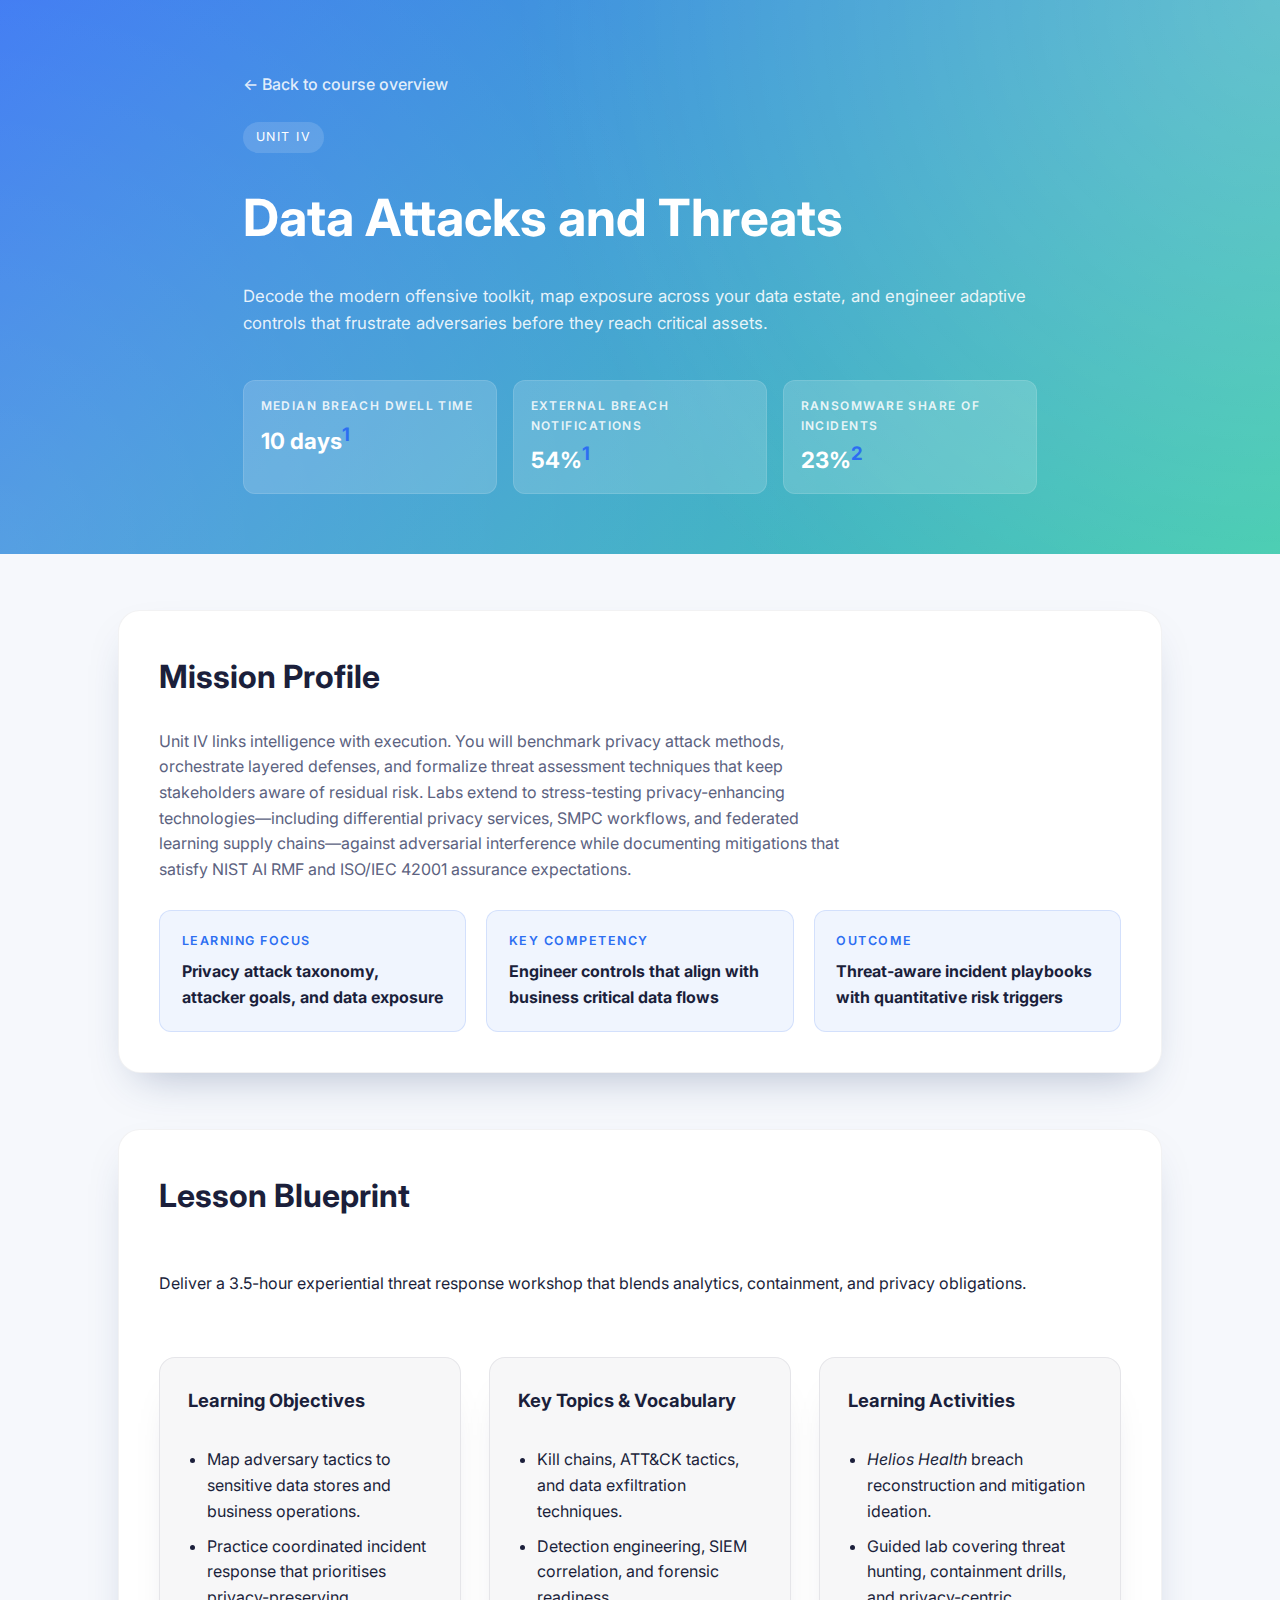
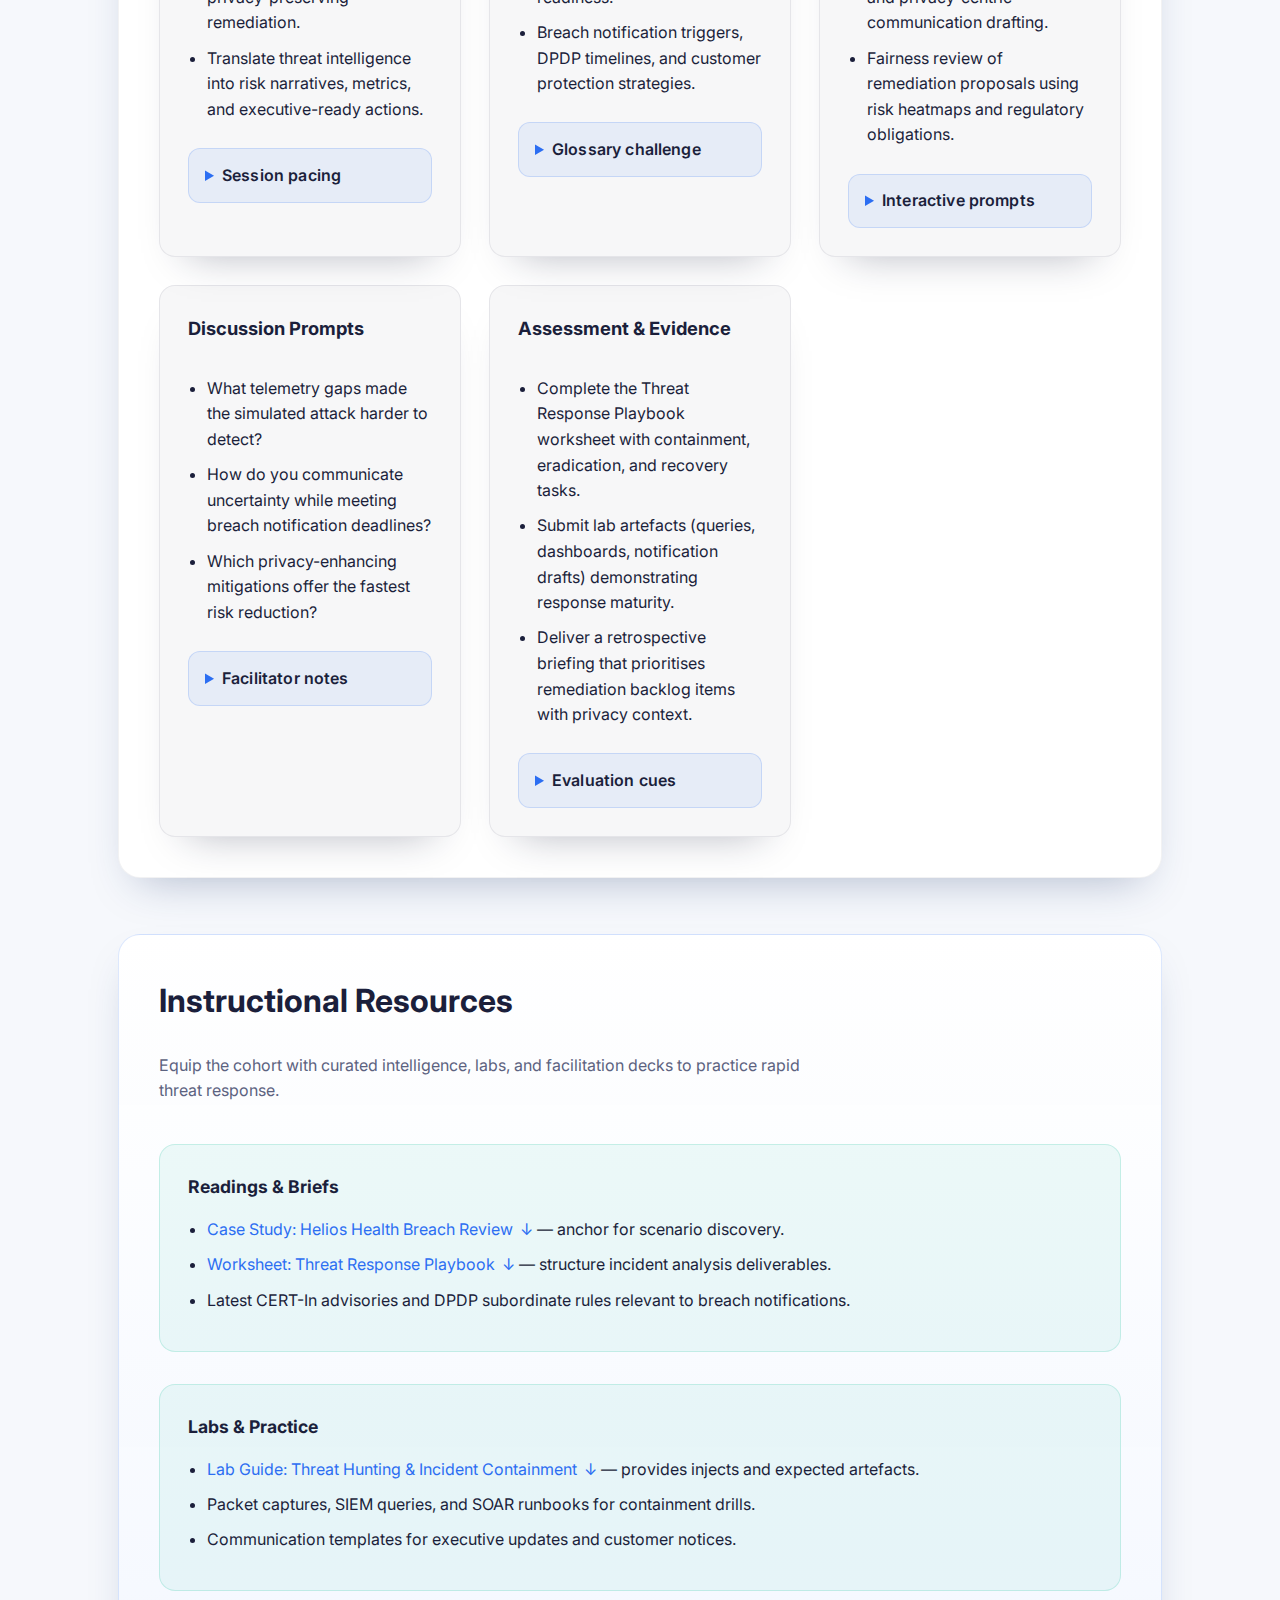
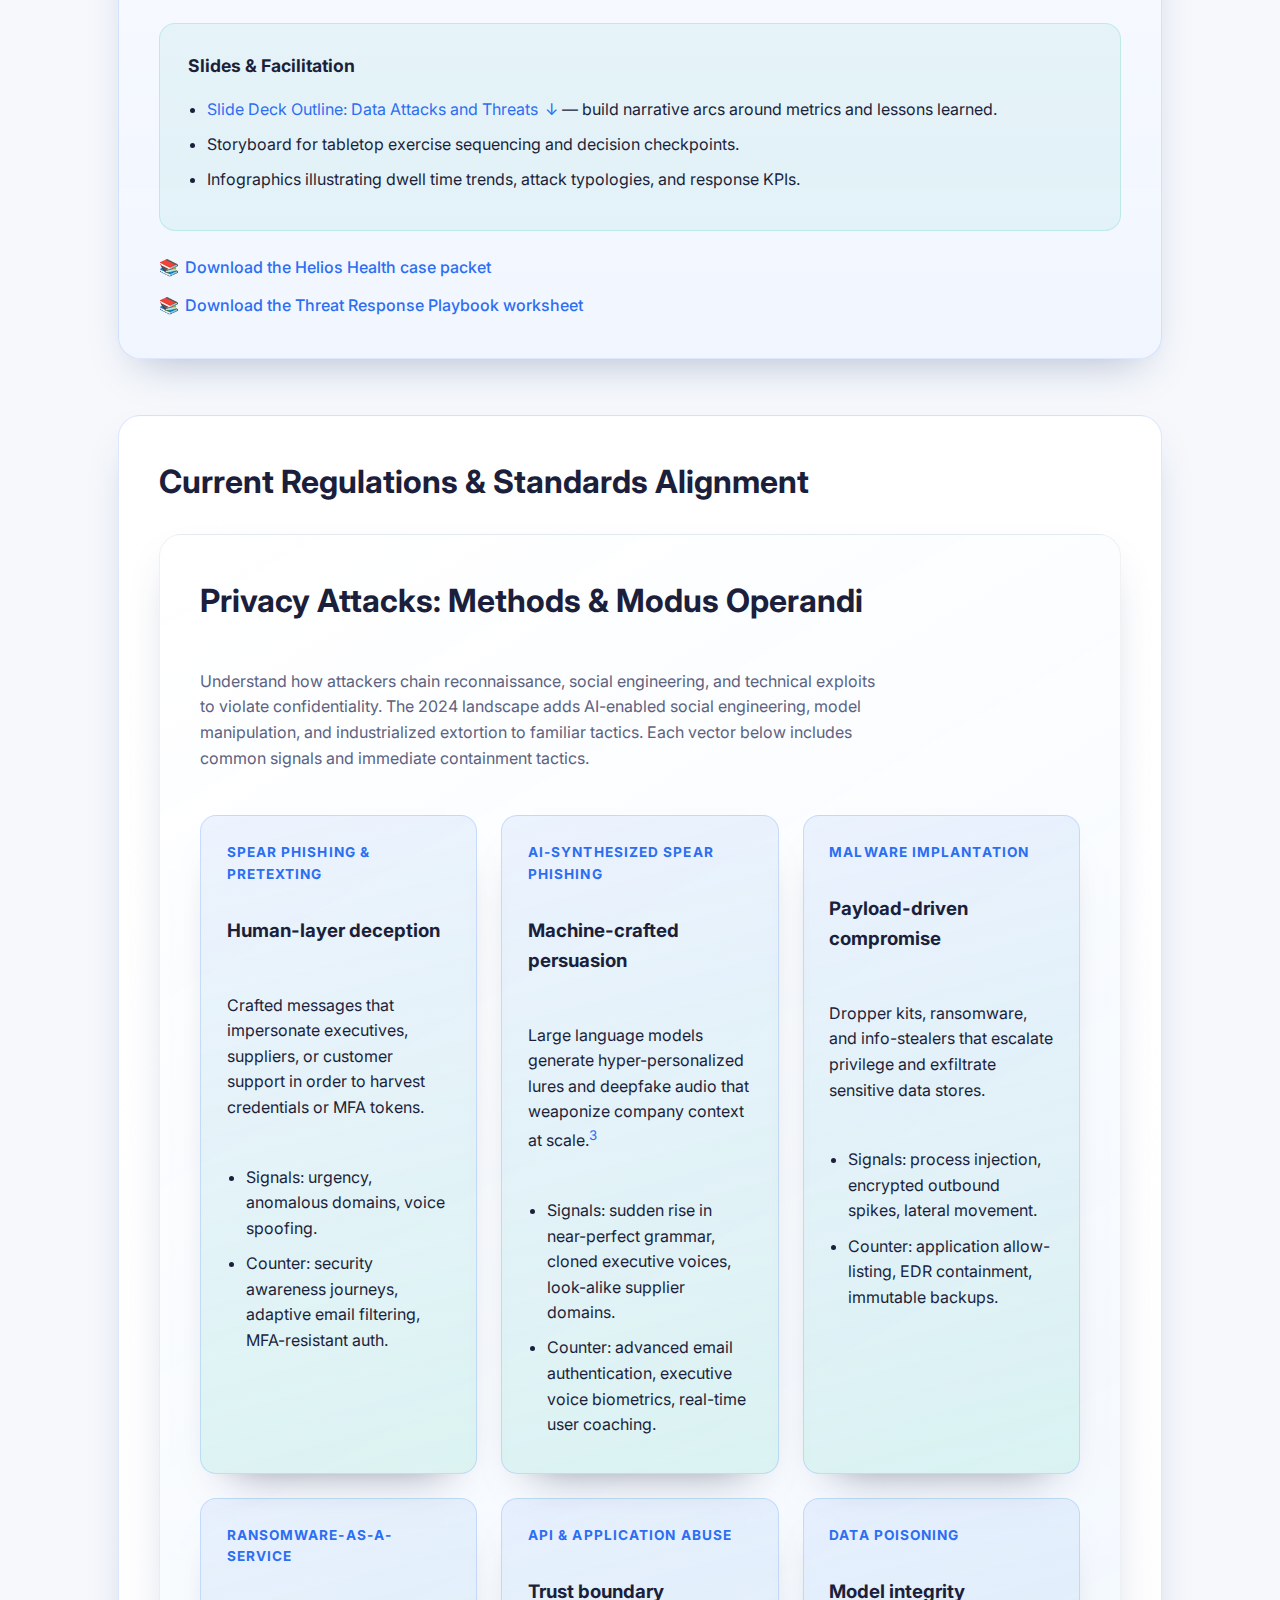
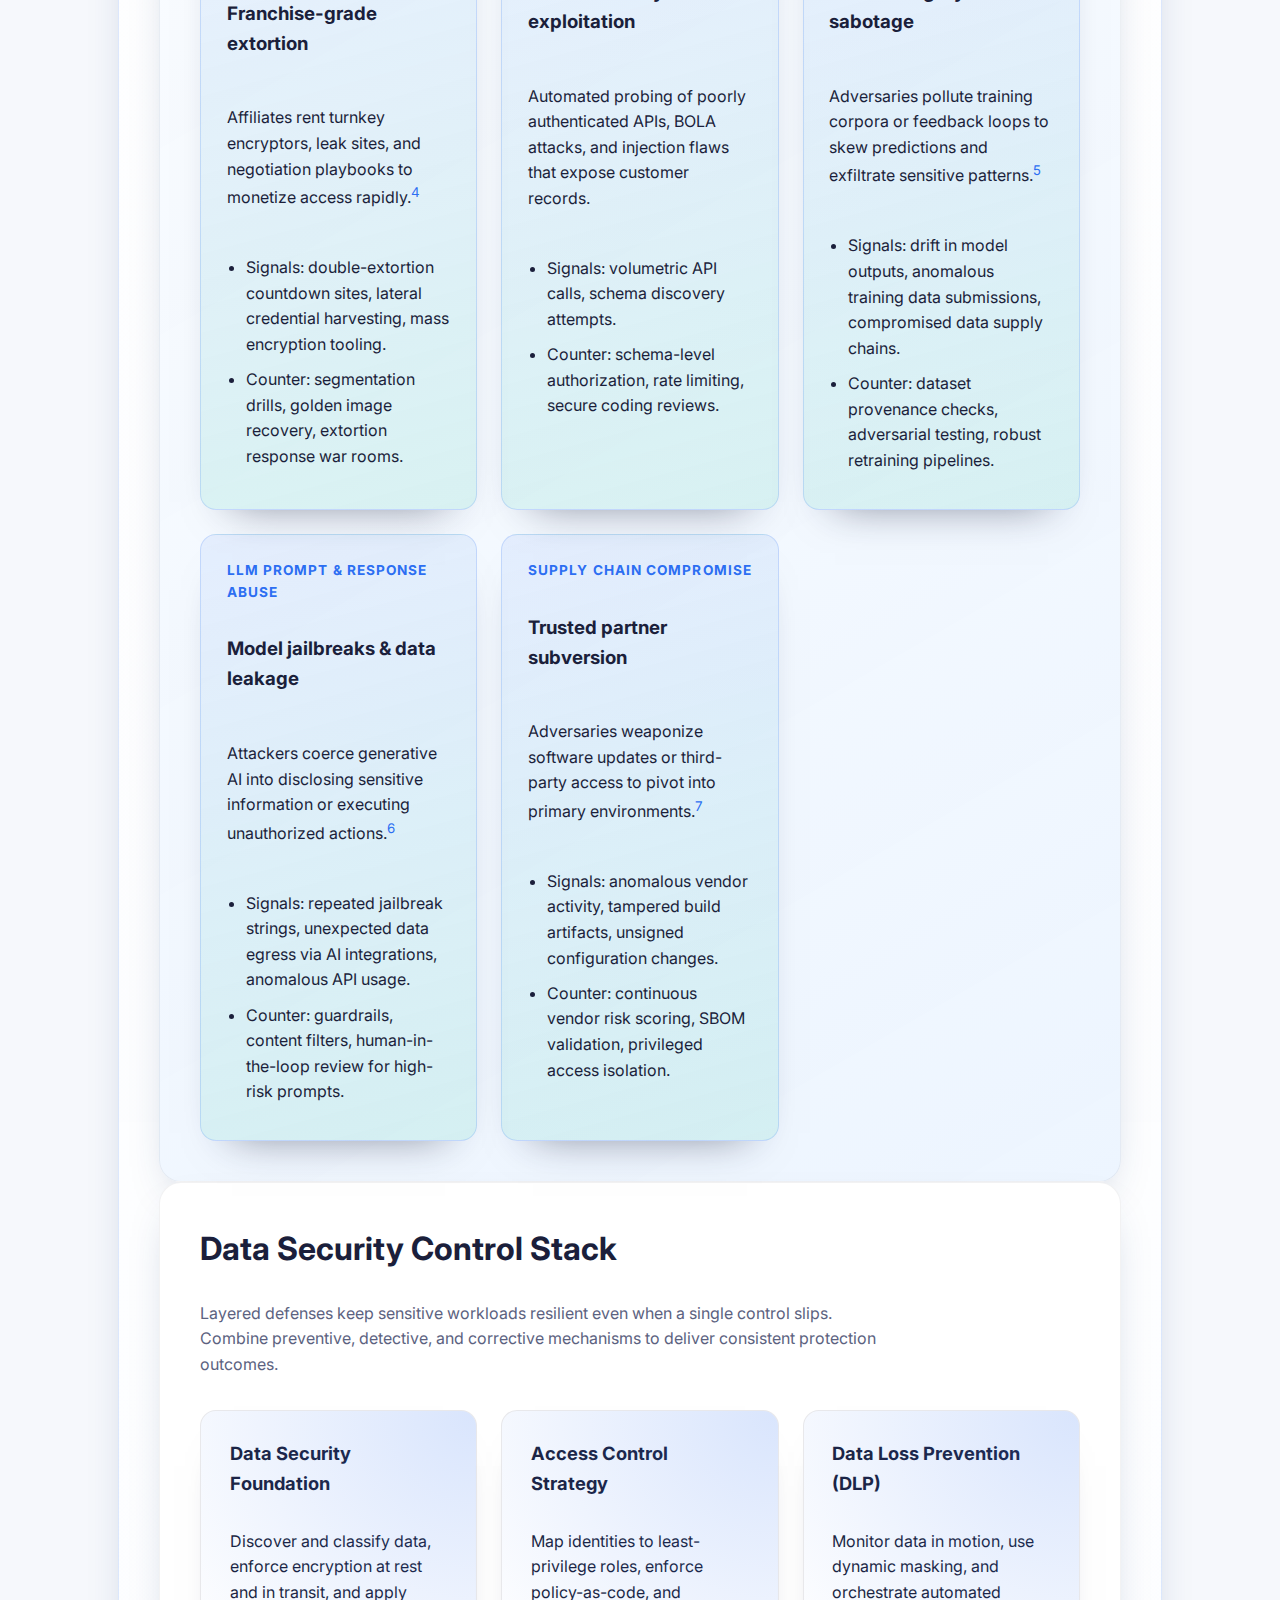
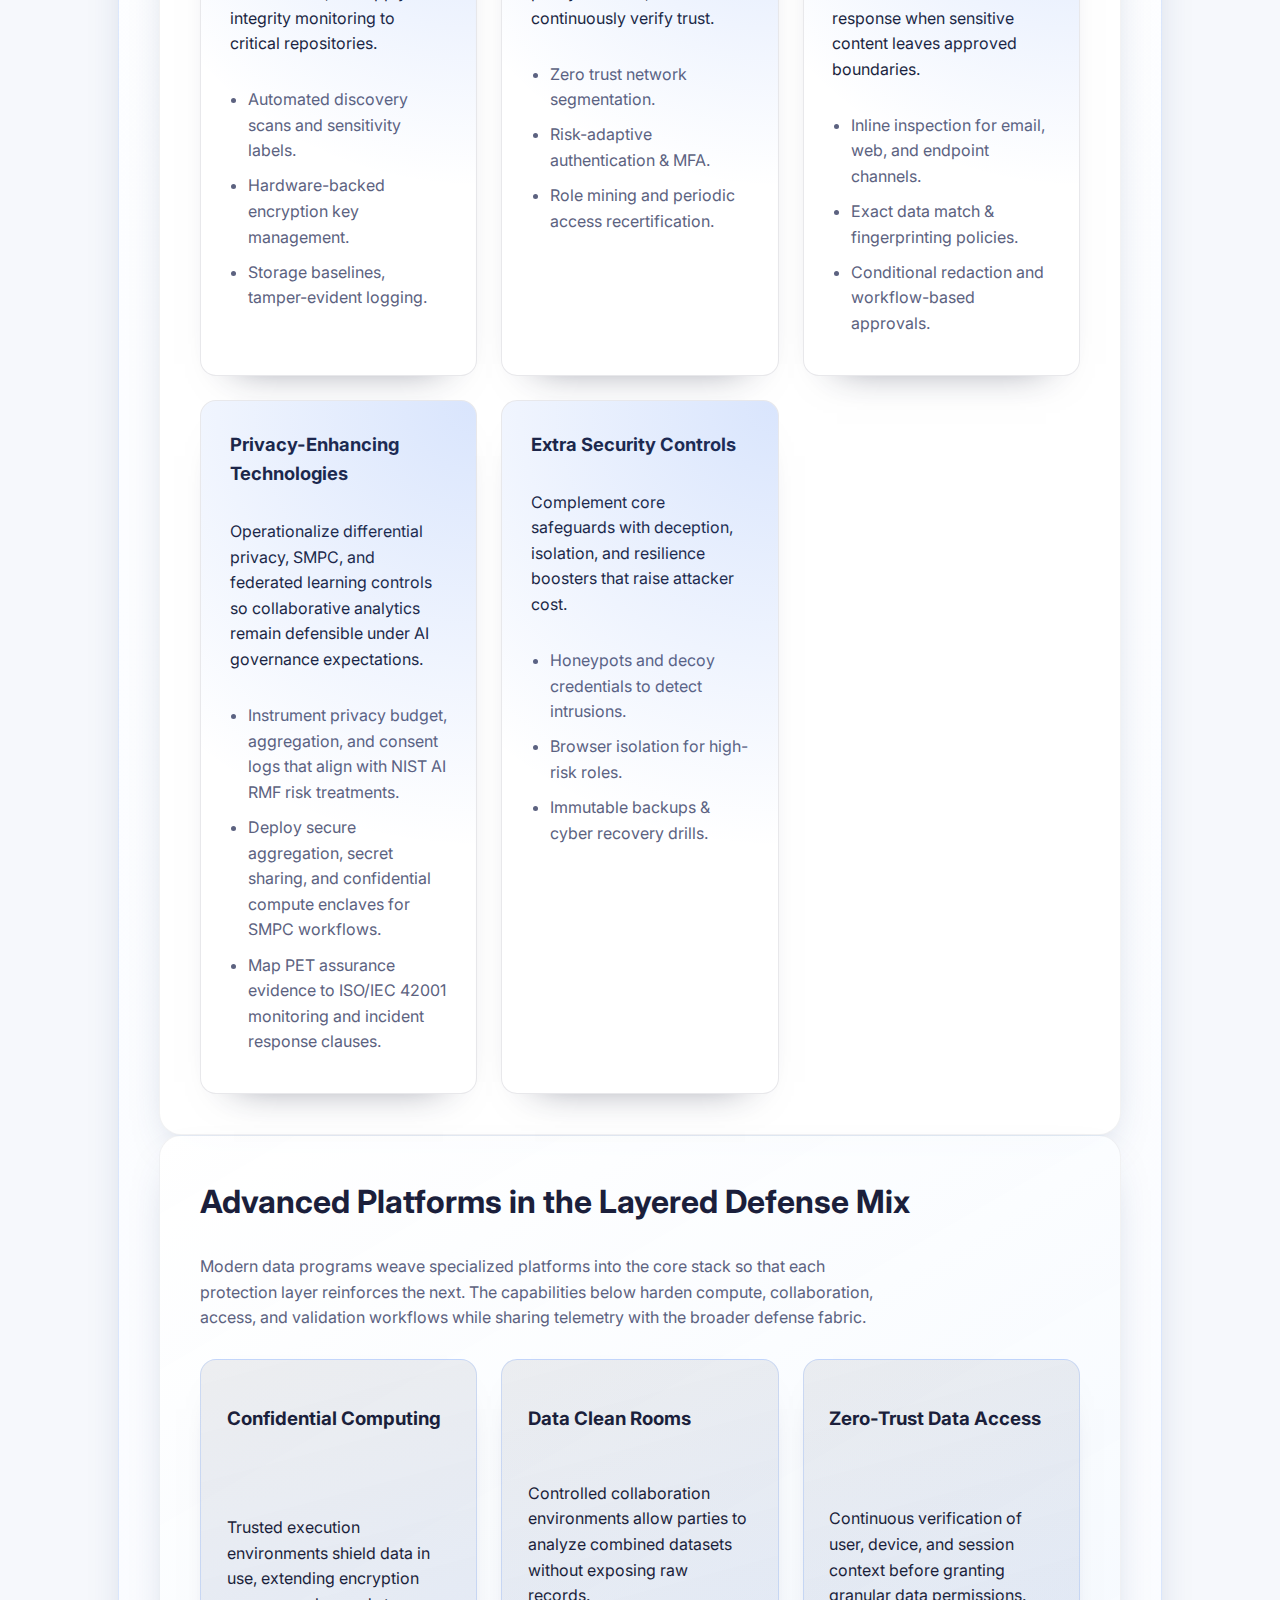
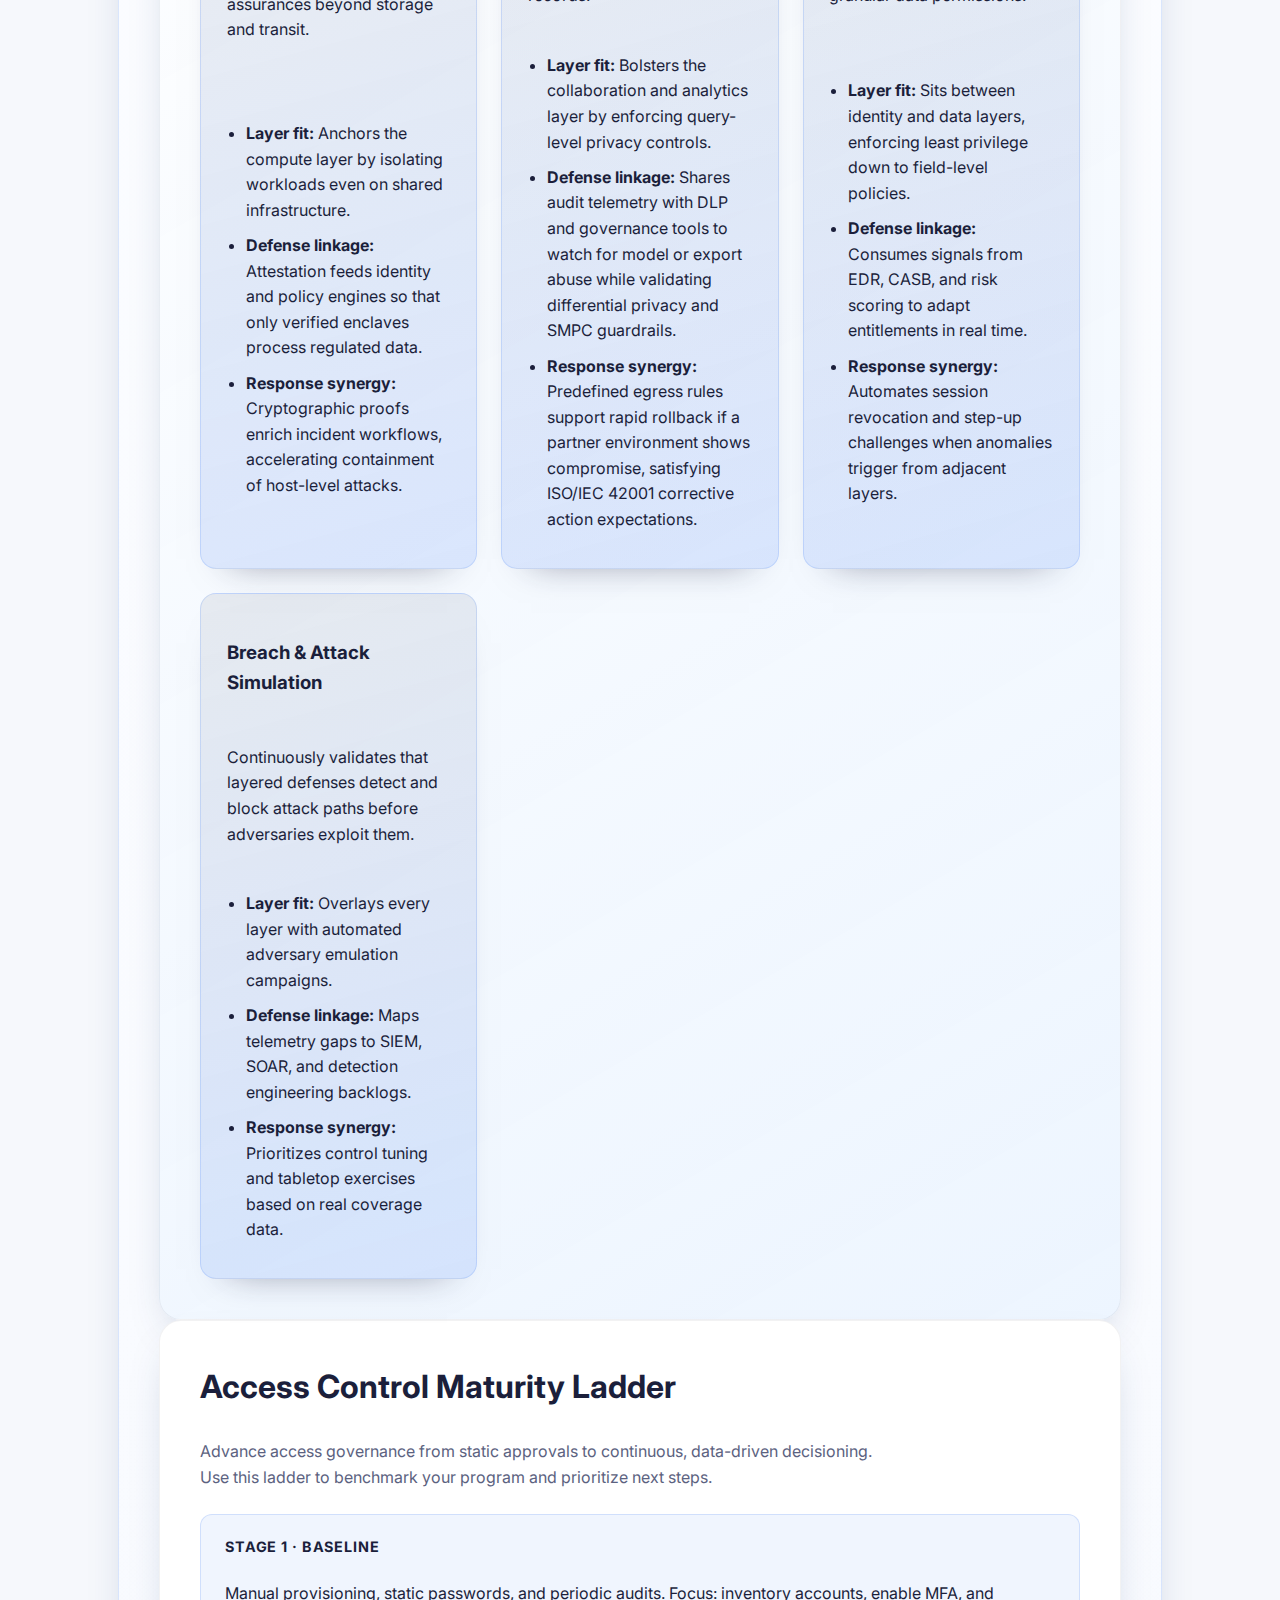
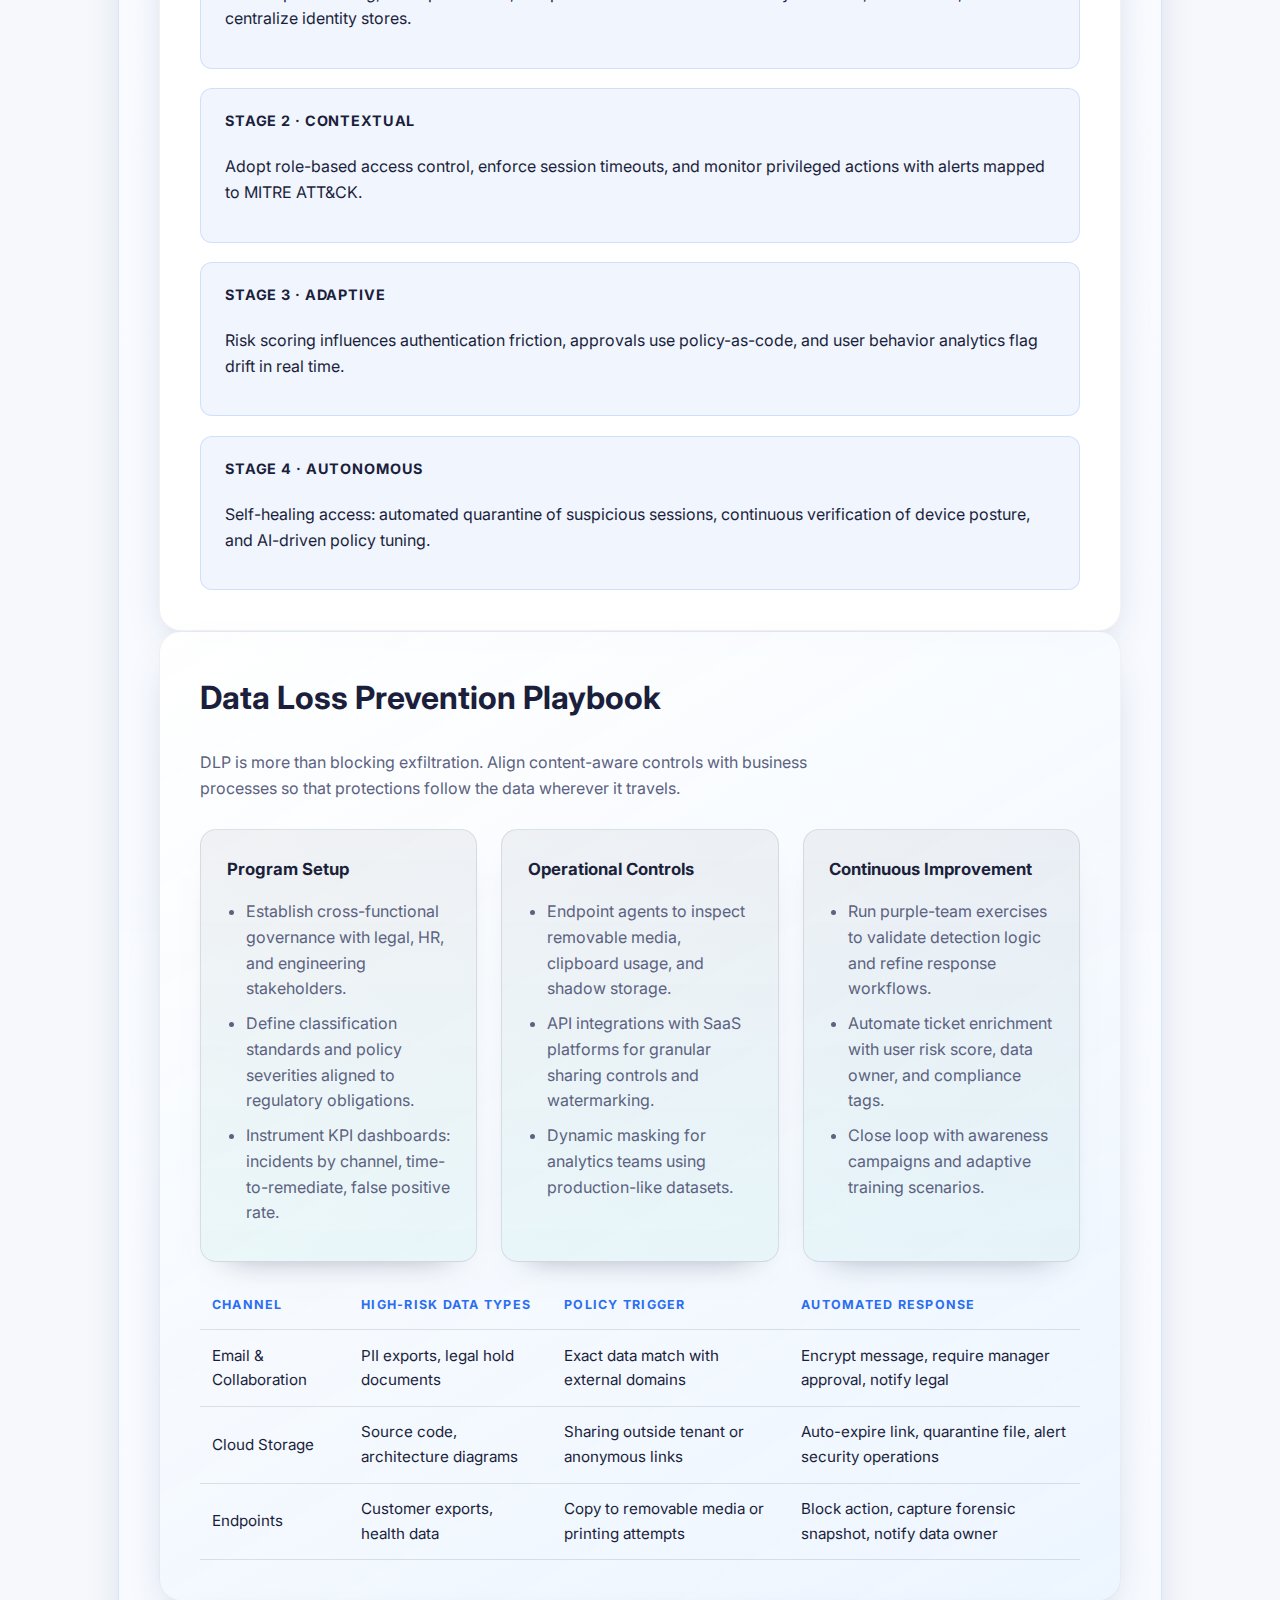
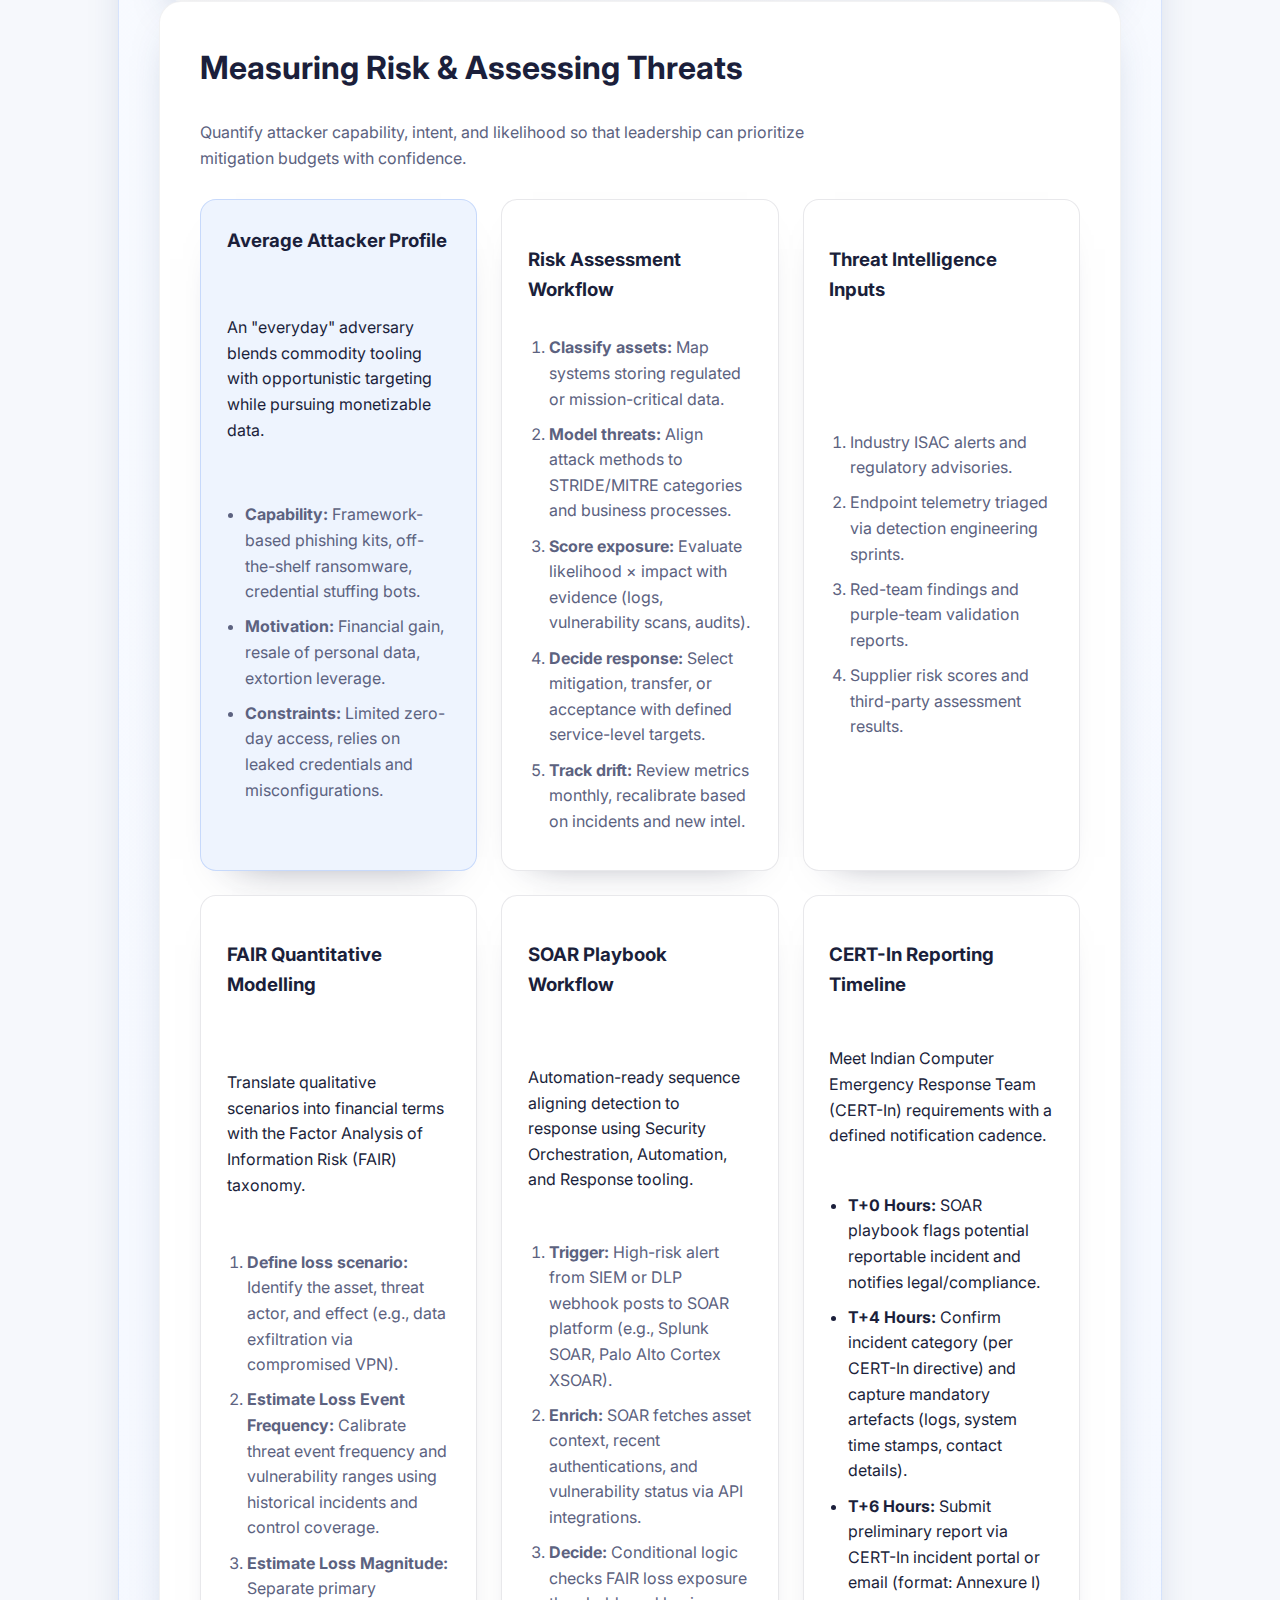
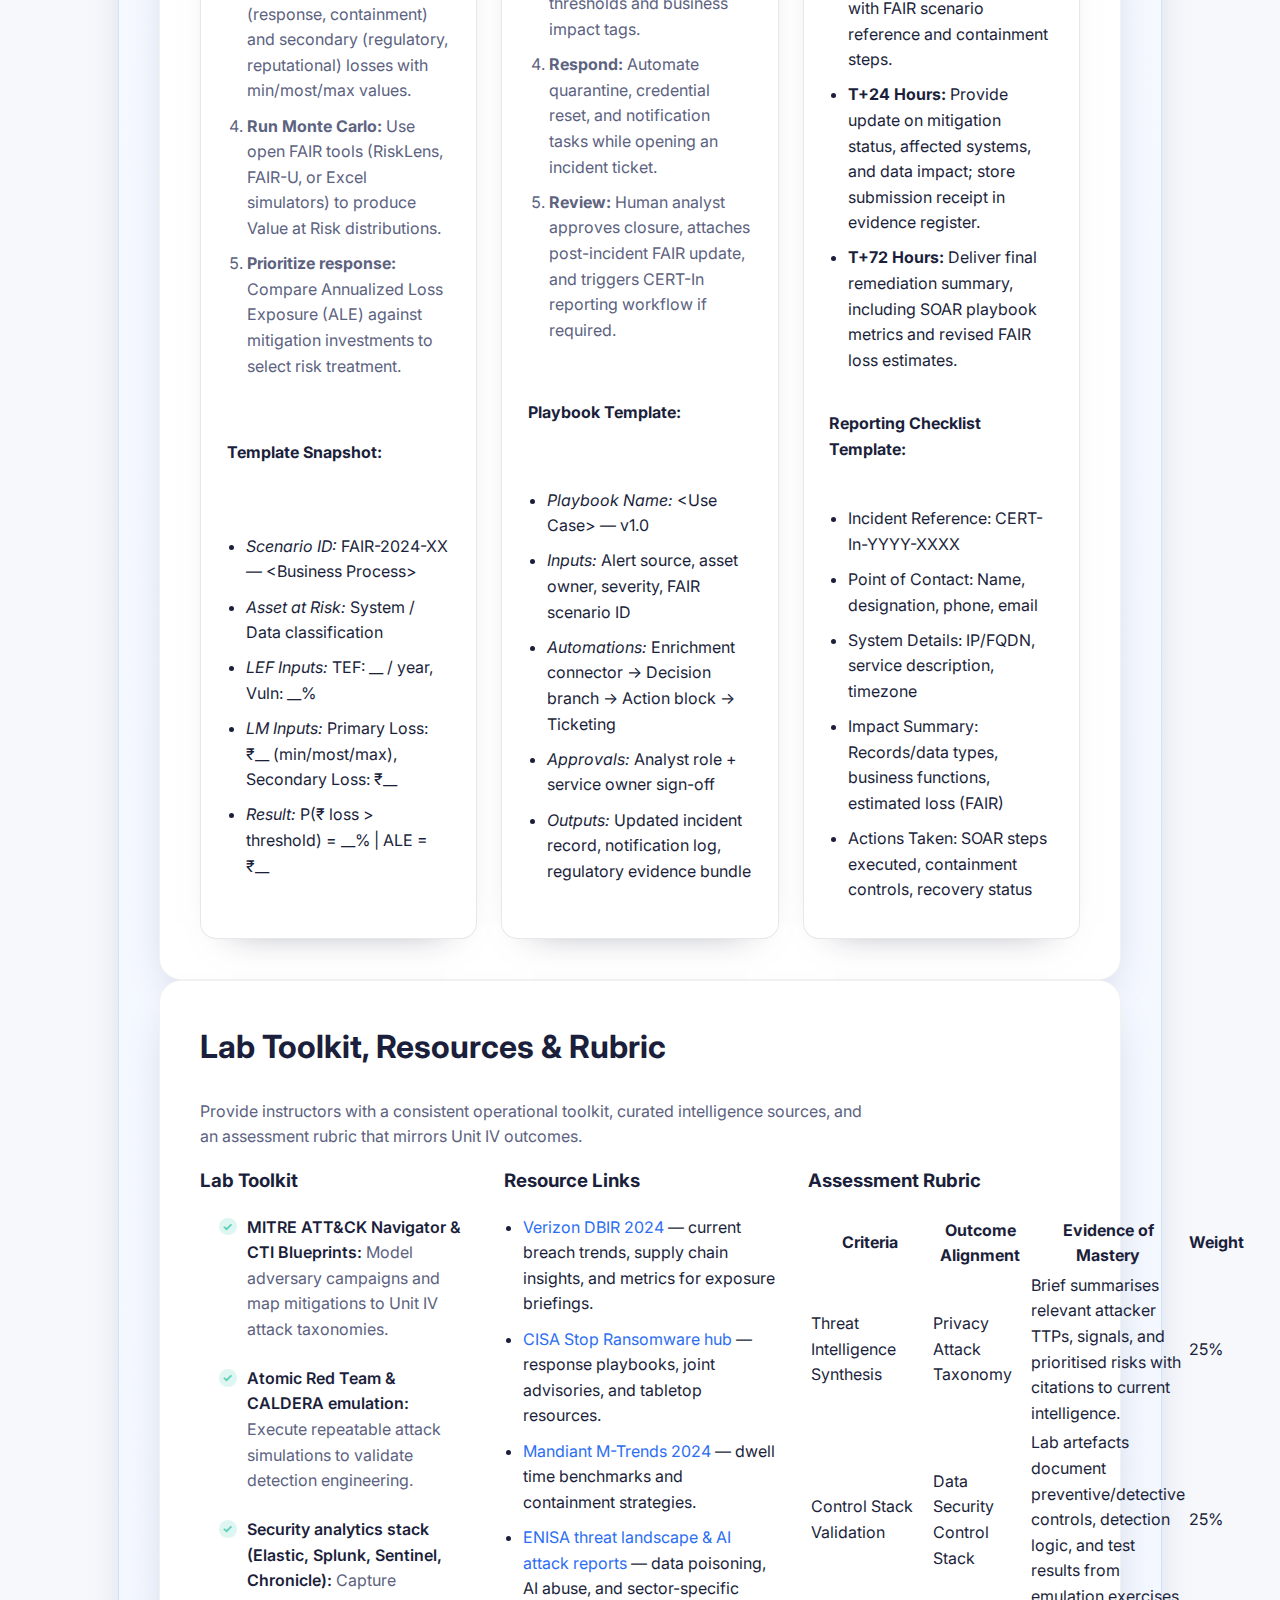
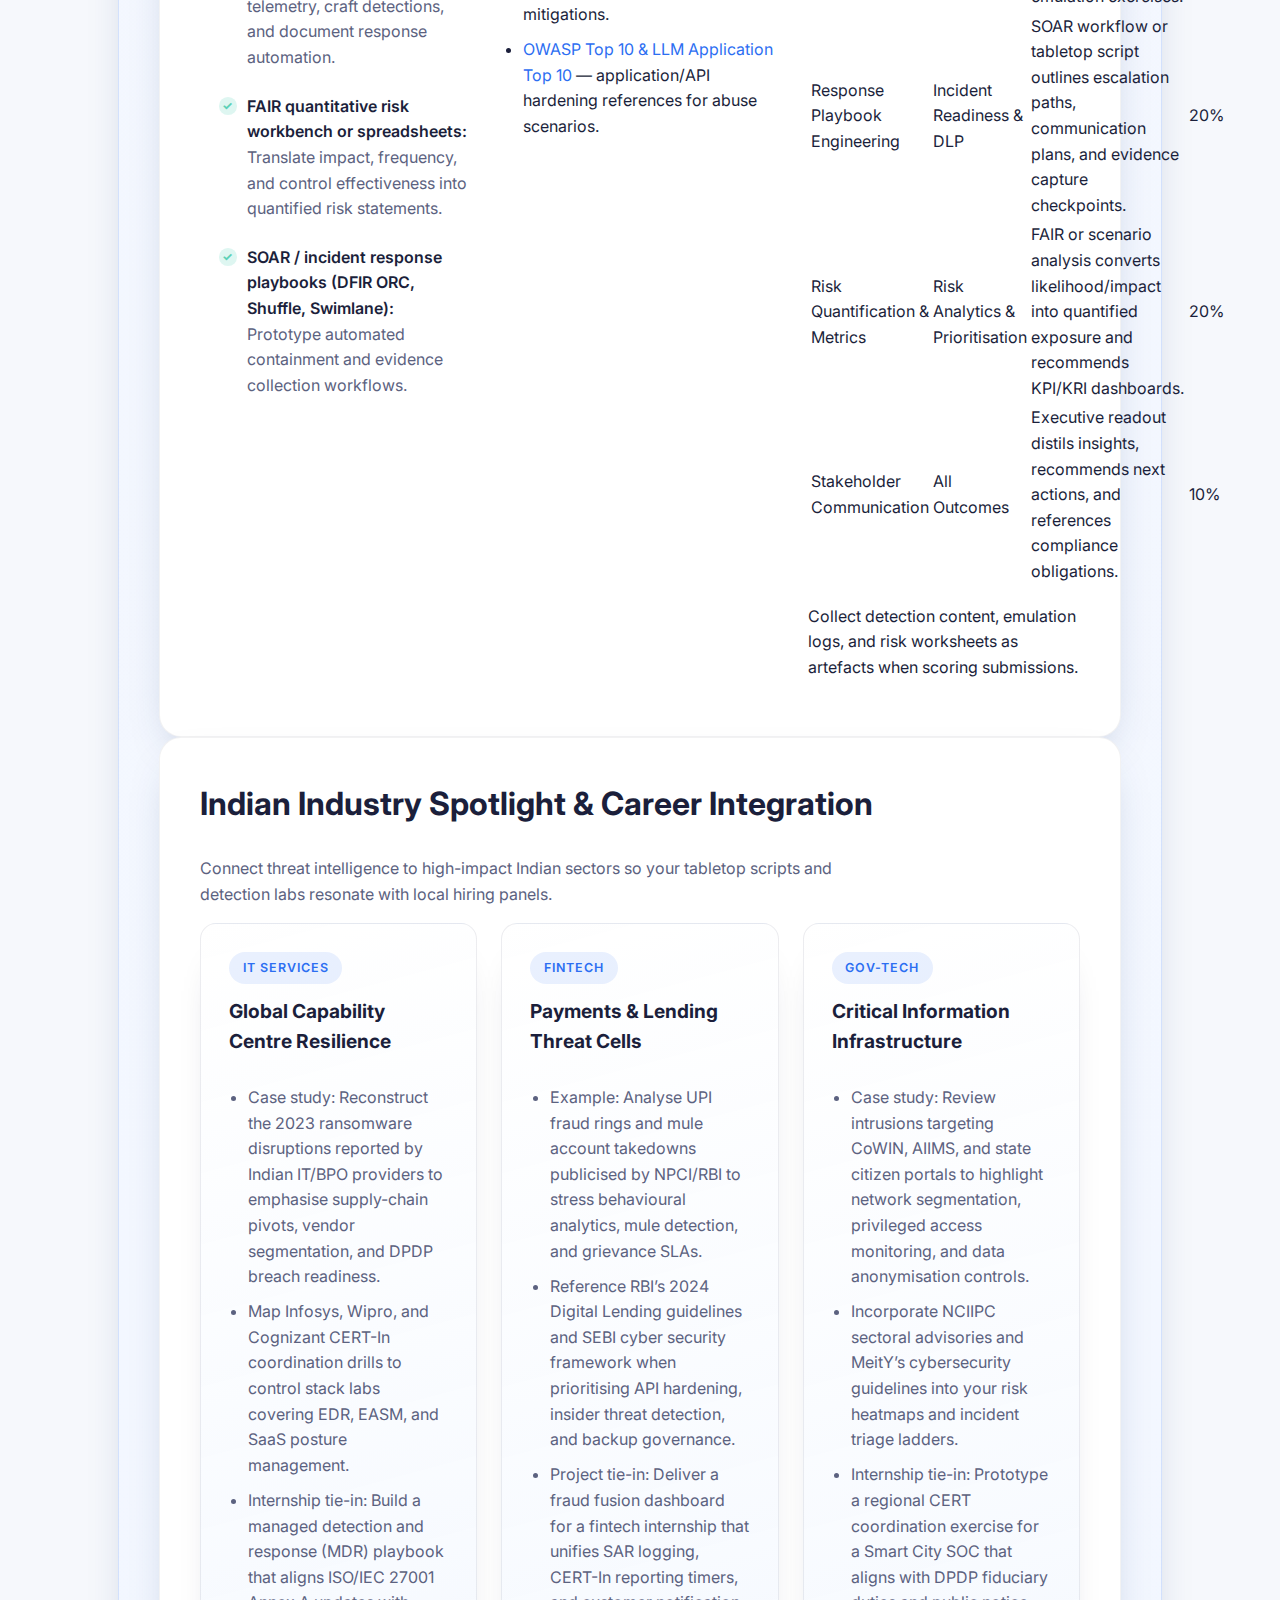
<file: unit-4.html>
<!DOCTYPE html>
<html lang="en">
<head>
  <meta charset="UTF-8" />
  <meta name="viewport" content="width=device-width, initial-scale=1.0" />
  <title>Unit IV · Data Attacks and Threats</title>
  <link rel="stylesheet" href="assets/styles.css" />
  <link rel="preconnect" href="https://fonts.googleapis.com">
  <link rel="preconnect" href="https://fonts.gstatic.com" crossorigin>
  <link href="https://fonts.googleapis.com/css2?family=Inter:wght@400;500;600;700&display=swap" rel="stylesheet">
  <style>
    .sub-hero__insights {
      display: grid;
      grid-template-columns: repeat(auto-fit, minmax(180px, 1fr));
      gap: 1rem;
      margin-top: 1.25rem;
    }

    .sub-hero__insight-card {
      background: rgba(255, 255, 255, 0.16);
      border-radius: var(--radius-sm);
      padding: 1rem 1.1rem;
      display: flex;
      flex-direction: column;
      gap: 0.25rem;
      box-shadow: inset 0 0 0 1px rgba(255, 255, 255, 0.12);
    }

    .sub-hero__insight-card span:first-child {
      font-size: 0.75rem;
      letter-spacing: 0.12em;
      text-transform: uppercase;
      opacity: 0.85;
      font-weight: 600;
    }

    .sub-hero__insight-card span:last-child {
      font-size: 1.4rem;
      font-weight: 700;
    }

    .attack-grid {
      display: grid;
      grid-template-columns: repeat(auto-fit, minmax(230px, 1fr));
      gap: 1.5rem;
      margin-top: 1.75rem;
    }

    .attack-card {
      background: linear-gradient(165deg, rgba(44, 110, 242, 0.08), rgba(91, 209, 183, 0.18));
      border-radius: var(--radius-md);
      padding: 1.6rem;
      border: 1px solid rgba(44, 110, 242, 0.18);
      display: flex;
      flex-direction: column;
      gap: 0.75rem;
      box-shadow: 0 24px 42px -32px rgba(27, 31, 59, 0.6);
    }

    .attack-card strong {
      display: block;
      font-size: 0.85rem;
      letter-spacing: 0.08em;
      text-transform: uppercase;
      color: var(--color-primary);
    }

    .control-stack {
      display: grid;
      grid-template-columns: repeat(auto-fit, minmax(220px, 1fr));
      gap: 1.5rem;
      margin-top: 2rem;
    }

    .control-card {
      background: var(--color-surface);
      border-radius: var(--radius-md);
      padding: 1.8rem;
      border: 1px solid rgba(27, 31, 59, 0.1);
      box-shadow: 0 22px 40px -34px rgba(27, 31, 59, 0.6);
      display: flex;
      flex-direction: column;
      gap: 0.9rem;
      position: relative;
      overflow: hidden;
    }

    .control-card::after {
      content: '';
      position: absolute;
      inset: 0;
      background: radial-gradient(circle at top right, rgba(44, 110, 242, 0.18), transparent 60%);
      pointer-events: none;
    }

    .control-card h3 {
      margin: 0;
      font-size: 1.15rem;
    }

    .control-card ul {
      margin: 0;
      padding-left: 1.15rem;
      color: var(--color-text-muted);
    }

    .ladder {
      display: grid;
      gap: 1.2rem;
      margin-top: 1.5rem;
    }

    .ladder-step {
      background: rgba(44, 110, 242, 0.07);
      border-radius: var(--radius-sm);
      padding: 1.25rem 1.5rem;
      border: 1px solid rgba(44, 110, 242, 0.16);
      display: grid;
      gap: 0.4rem;
    }

    .ladder-step strong {
      font-size: 0.9rem;
      letter-spacing: 0.06em;
      text-transform: uppercase;
    }

    .dlp-grid {
      display: grid;
      grid-template-columns: repeat(auto-fit, minmax(250px, 1fr));
      gap: 1.5rem;
      margin-top: 1.75rem;
    }

    .dlp-card {
      background: linear-gradient(180deg, rgba(15, 21, 42, 0.05), rgba(91, 209, 183, 0.08));
      border-radius: var(--radius-md);
      padding: 1.6rem;
      border: 1px solid rgba(15, 21, 42, 0.1);
      box-shadow: 0 18px 32px -28px rgba(27, 31, 59, 0.55);
    }

    .dlp-card h3 {
      margin-top: 0;
      font-size: 1.05rem;
    }

    .dlp-card ul {
      margin: 0.75rem 0 0;
      padding-left: 1.2rem;
      color: var(--color-text-muted);
    }

    .risk-grid {
      display: grid;
      grid-template-columns: repeat(auto-fit, minmax(240px, 1fr));
      gap: 1.5rem;
      margin-top: 1.75rem;
      align-items: stretch;
    }

    .integration-grid {
      display: grid;
      grid-template-columns: repeat(auto-fit, minmax(240px, 1fr));
      gap: 1.5rem;
      margin-top: 1.75rem;
    }

    .integration-card {
      background: linear-gradient(165deg, rgba(15, 21, 42, 0.07), rgba(44, 110, 242, 0.14));
      border-radius: var(--radius-md);
      padding: 1.6rem;
      border: 1px solid rgba(44, 110, 242, 0.16);
      box-shadow: 0 20px 36px -30px rgba(27, 31, 59, 0.55);
      display: grid;
      gap: 0.75rem;
    }

    .persona-card {
      background: rgba(44, 110, 242, 0.08);
      border-radius: var(--radius-md);
      padding: 1.6rem;
      border: 1px solid rgba(44, 110, 242, 0.2);
      box-shadow: 0 24px 44px -36px rgba(27, 31, 59, 0.55);
      display: grid;
      gap: 0.75rem;
    }

    .persona-card h3 {
      margin: 0;
    }

    .persona-card ul {
      margin: 0;
      padding-left: 1.15rem;
      color: var(--color-text-muted);
    }

    .assessment-card {
      background: var(--color-surface);
      border-radius: var(--radius-md);
      padding: 1.6rem;
      border: 1px solid rgba(27, 31, 59, 0.1);
      box-shadow: 0 18px 38px -32px rgba(27, 31, 59, 0.55);
      display: grid;
      gap: 0.75rem;
    }

    .assessment-card ol {
      margin: 0;
      padding-left: 1.3rem;
      color: var(--color-text-muted);
    }

    .threat-table {
      width: 100%;
      border-collapse: collapse;
      margin-top: 1.25rem;
      font-size: 0.95rem;
    }

    .threat-table th,
    .threat-table td {
      padding: 0.85rem 0.75rem;
      border-bottom: 1px solid rgba(27, 31, 59, 0.12);
      text-align: left;
    }

    .threat-table th {
      font-size: 0.78rem;
      letter-spacing: 0.1em;
      text-transform: uppercase;
      color: var(--color-primary);
    }

    @media (max-width: 720px) {
      .assessment-card,
      .persona-card,
      .control-card,
      .attack-card,
      .dlp-card {
        padding: 1.35rem;
      }
    }
  </style>
</head>
<body class="unit-page">
  <header class="sub-hero">
    <div class="container sub-hero__content">
      <a class="back-link" href="index.html">← Back to course overview</a>
      <span class="sub-hero__tag">UNIT IV</span>
      <h1>Data Attacks and Threats</h1>
      <p class="sub-hero__intro">Decode the modern offensive toolkit, map exposure across your data estate, and engineer adaptive controls that frustrate adversaries before they reach critical assets.</p>
      <div class="sub-hero__insights">
        <div class="sub-hero__insight-card">
          <span>Median breach dwell time</span>
          <span>10 days<sup><a href="#ref-mtrends2024">1</a></sup></span>
        </div>
        <div class="sub-hero__insight-card">
          <span>External breach notifications</span>
          <span>54%<sup><a href="#ref-mtrends2024">1</a></sup></span>
        </div>
        <div class="sub-hero__insight-card">
          <span>Ransomware share of incidents</span>
          <span>23%<sup><a href="#ref-ibm2024">2</a></sup></span>
        </div>
      </div>
    </div>
  </header>

  <main class="unit-page__main container">
    <section class="unit-section">
      <h2>Mission Profile</h2>
      <p class="unit-section__intro">Unit IV links intelligence with execution. You will benchmark privacy attack methods, orchestrate layered defenses, and formalize threat assessment techniques that keep stakeholders aware of residual risk. Labs extend to stress-testing privacy-enhancing technologies—including differential privacy services, SMPC workflows, and federated learning supply chains—against adversarial interference while documenting mitigations that satisfy NIST AI RMF and ISO/IEC 42001 assurance expectations.</p>
      <div class="overview-highlights">
        <div class="overview-highlights__item">
          <span class="overview-highlights__label">Learning Focus</span>
          <strong>Privacy attack taxonomy, attacker goals, and data exposure</strong>
        </div>
        <div class="overview-highlights__item">
          <span class="overview-highlights__label">Key Competency</span>
          <strong>Engineer controls that align with business critical data flows</strong>
        </div>
        <div class="overview-highlights__item" id="unit4-outcome">
          <span class="overview-highlights__label">Outcome</span>
          <strong>Threat-aware incident playbooks with quantitative risk triggers</strong>
        </div>
      </div>
    </section>

    <section class="unit-section">
      <div class="unit-section__header">
        <h2>Lesson Blueprint</h2>
        <p>Deliver a 3.5-hour experiential threat response workshop that blends analytics, containment, and privacy obligations.</p>
      </div>
      <div class="lesson-plan">
        <div class="lesson-plan__grid">
          <article class="lesson-card">
            <h3>Learning Objectives</h3>
            <ul>
              <li>Map adversary tactics to sensitive data stores and business operations.</li>
              <li>Practice coordinated incident response that prioritises privacy-preserving remediation.</li>
              <li>Translate threat intelligence into risk narratives, metrics, and executive-ready actions.</li>
            </ul>
            <details>
              <summary>Session pacing</summary>
              <p>Plan 30 minutes for scenario discovery, 70 minutes of lab-driven hunting and containment, and 30 minutes for report-backs.</p>
            </details>
          </article>
          <article class="lesson-card">
            <h3>Key Topics &amp; Vocabulary</h3>
            <ul>
              <li>Kill chains, ATT&amp;CK tactics, and data exfiltration techniques.</li>
              <li>Detection engineering, SIEM correlation, and forensic readiness.</li>
              <li>Breach notification triggers, DPDP timelines, and customer protection strategies.</li>
            </ul>
            <details>
              <summary>Glossary challenge</summary>
              <p>Kick off with a threat bingo exercise where learners match vocabulary to recent advisories.</p>
            </details>
          </article>
          <article class="lesson-card">
            <h3>Learning Activities</h3>
            <ul>
              <li><em>Helios Health</em> breach reconstruction and mitigation ideation.</li>
              <li>Guided lab covering threat hunting, containment drills, and privacy-centric communication drafting.</li>
              <li>Fairness review of remediation proposals using risk heatmaps and regulatory obligations.</li>
            </ul>
            <details>
              <summary>Interactive prompts</summary>
              <p>Reveal optional adversary injects via the toggle to escalate complexity for advanced cohorts.</p>
            </details>
          </article>
          <article class="lesson-card">
            <h3>Discussion Prompts</h3>
            <ul>
              <li>What telemetry gaps made the simulated attack harder to detect?</li>
              <li>How do you communicate uncertainty while meeting breach notification deadlines?</li>
              <li>Which privacy-enhancing mitigations offer the fastest risk reduction?</li>
            </ul>
            <details>
              <summary>Facilitator notes</summary>
              <p>Encourage teams to reference lab findings and regulatory mappings when defending their positions.</p>
            </details>
          </article>
          <article class="lesson-card">
            <h3>Assessment &amp; Evidence</h3>
            <ul>
              <li>Complete the Threat Response Playbook worksheet with containment, eradication, and recovery tasks.</li>
              <li>Submit lab artefacts (queries, dashboards, notification drafts) demonstrating response maturity.</li>
              <li>Deliver a retrospective briefing that prioritises remediation backlog items with privacy context.</li>
            </ul>
            <details>
              <summary>Evaluation cues</summary>
              <p>Focus on completeness of detection-to-response traceability, clarity of privacy commitments, and realism of action plans.</p>
            </details>
          </article>
        </div>
      </div>
    </section>

    <section class="unit-section unit-section--reference">
      <h2>Instructional Resources</h2>
      <p class="unit-section__intro">Equip the cohort with curated intelligence, labs, and facilitation decks to practice rapid threat response.</p>
      <div class="resource-deck">
        <div class="resource-group">
          <h3>Readings &amp; Briefs</h3>
          <ul>
            <li><a href="assets/unit-4/case-study.md" download>Case Study: Helios Health Breach Review</a> — anchor for scenario discovery.</li>
            <li><a href="assets/unit-4/worksheet.md" download>Worksheet: Threat Response Playbook</a> — structure incident analysis deliverables.</li>
            <li>Latest CERT-In advisories and DPDP subordinate rules relevant to breach notifications.</li>
          </ul>
        </div>
        <div class="resource-group">
          <h3>Labs &amp; Practice</h3>
          <ul>
            <li><a href="assets/unit-4/lab-guide.md" download>Lab Guide: Threat Hunting &amp; Incident Containment</a> — provides injects and expected artefacts.</li>
            <li>Packet captures, SIEM queries, and SOAR runbooks for containment drills.</li>
            <li>Communication templates for executive updates and customer notices.</li>
          </ul>
        </div>
        <div class="resource-group">
          <h3>Slides &amp; Facilitation</h3>
          <ul>
            <li><a href="assets/unit-4/slide-deck-outline.md" download>Slide Deck Outline: Data Attacks and Threats</a> — build narrative arcs around metrics and lessons learned.</li>
            <li>Storyboard for tabletop exercise sequencing and decision checkpoints.</li>
            <li>Infographics illustrating dwell time trends, attack typologies, and response KPIs.</li>
          </ul>
        </div>
      </div>
      <div class="supplementary-links">
        <a href="assets/unit-4/case-study.md" download>Download the Helios Health case packet</a>
        <a href="assets/unit-4/worksheet.md" download>Download the Threat Response Playbook worksheet</a>
      </div>
    </section>

    <section class="unit-section unit-section--reference">
      <h2>Current Regulations &amp; Standards Alignment</h2>
    <section class="unit-section unit-section--layered">
      <div class="unit-section__header">
        <h2>Privacy Attacks: Methods &amp; Modus Operandi</h2>
        <p class="unit-section__intro">Understand how attackers chain reconnaissance, social engineering, and technical exploits to violate confidentiality. The 2024 landscape adds AI-enabled social engineering, model manipulation, and industrialized extortion to familiar tactics. Each vector below includes common signals and immediate containment tactics.</p>
      </div>
      <div class="attack-grid">
        <div class="attack-card">
          <strong>Spear Phishing &amp; Pretexting</strong>
          <h3>Human-layer deception</h3>
          <p>Crafted messages that impersonate executives, suppliers, or customer support in order to harvest credentials or MFA tokens.</p>
          <ul>
            <li>Signals: urgency, anomalous domains, voice spoofing.</li>
            <li>Counter: security awareness journeys, adaptive email filtering, MFA-resistant auth.</li>
          </ul>
        </div>
        <div class="attack-card">
          <strong>AI-Synthesized Spear Phishing</strong>
          <h3>Machine-crafted persuasion</h3>
          <p>Large language models generate hyper-personalized lures and deepfake audio that weaponize company context at scale.<sup><a href="#ref-proofpoint2024">3</a></sup></p>
          <ul>
            <li>Signals: sudden rise in near-perfect grammar, cloned executive voices, look-alike supplier domains.</li>
            <li>Counter: advanced email authentication, executive voice biometrics, real-time user coaching.</li>
          </ul>
        </div>
        <div class="attack-card">
          <strong>Malware Implantation</strong>
          <h3>Payload-driven compromise</h3>
          <p>Dropper kits, ransomware, and info-stealers that escalate privilege and exfiltrate sensitive data stores.</p>
          <ul>
            <li>Signals: process injection, encrypted outbound spikes, lateral movement.</li>
            <li>Counter: application allow-listing, EDR containment, immutable backups.</li>
          </ul>
        </div>
        <div class="attack-card">
          <strong>Ransomware-as-a-Service</strong>
          <h3>Franchise-grade extortion</h3>
          <p>Affiliates rent turnkey encryptors, leak sites, and negotiation playbooks to monetize access rapidly.<sup><a href="#ref-sophos2024">4</a></sup></p>
          <ul>
            <li>Signals: double-extortion countdown sites, lateral credential harvesting, mass encryption tooling.</li>
            <li>Counter: segmentation drills, golden image recovery, extortion response war rooms.</li>
          </ul>
        </div>
        <div class="attack-card">
          <strong>API &amp; Application Abuse</strong>
          <h3>Trust boundary exploitation</h3>
          <p>Automated probing of poorly authenticated APIs, BOLA attacks, and injection flaws that expose customer records.</p>
          <ul>
            <li>Signals: volumetric API calls, schema discovery attempts.</li>
            <li>Counter: schema-level authorization, rate limiting, secure coding reviews.</li>
          </ul>
        </div>
        <div class="attack-card">
          <strong>Data Poisoning</strong>
          <h3>Model integrity sabotage</h3>
          <p>Adversaries pollute training corpora or feedback loops to skew predictions and exfiltrate sensitive patterns.<sup><a href="#ref-enisa2024">5</a></sup></p>
          <ul>
            <li>Signals: drift in model outputs, anomalous training data submissions, compromised data supply chains.</li>
            <li>Counter: dataset provenance checks, adversarial testing, robust retraining pipelines.</li>
          </ul>
        </div>
        <div class="attack-card">
          <strong>LLM Prompt &amp; Response Abuse</strong>
          <h3>Model jailbreaks &amp; data leakage</h3>
          <p>Attackers coerce generative AI into disclosing sensitive information or executing unauthorized actions.<sup><a href="#ref-owasp2024">6</a></sup></p>
          <ul>
            <li>Signals: repeated jailbreak strings, unexpected data egress via AI integrations, anomalous API usage.</li>
            <li>Counter: guardrails, content filters, human-in-the-loop review for high-risk prompts.</li>
          </ul>
        </div>
        <div class="attack-card">
          <strong>Supply Chain Compromise</strong>
          <h3>Trusted partner subversion</h3>
          <p>Adversaries weaponize software updates or third-party access to pivot into primary environments.<sup><a href="#ref-dbir2024">7</a></sup></p>
          <ul>
            <li>Signals: anomalous vendor activity, tampered build artifacts, unsigned configuration changes.</li>
            <li>Counter: continuous vendor risk scoring, SBOM validation, privileged access isolation.</li>
          </ul>
        </div>
      </div>
    </section>

    <section class="unit-section">
      <h2>Data Security Control Stack</h2>
      <p class="unit-section__intro">Layered defenses keep sensitive workloads resilient even when a single control slips. Combine preventive, detective, and corrective mechanisms to deliver consistent protection outcomes.</p>
      <div class="control-stack">
        <div class="control-card">
          <h3>Data Security Foundation</h3>
          <p>Discover and classify data, enforce encryption at rest and in transit, and apply integrity monitoring to critical repositories.</p>
          <ul>
            <li>Automated discovery scans and sensitivity labels.</li>
            <li>Hardware-backed encryption key management.</li>
            <li>Storage baselines, tamper-evident logging.</li>
          </ul>
        </div>
        <div class="control-card">
          <h3>Access Control Strategy</h3>
          <p>Map identities to least-privilege roles, enforce policy-as-code, and continuously verify trust.</p>
          <ul>
            <li>Zero trust network segmentation.</li>
            <li>Risk-adaptive authentication &amp; MFA.</li>
            <li>Role mining and periodic access recertification.</li>
          </ul>
        </div>
        <div class="control-card">
          <h3>Data Loss Prevention (DLP)</h3>
          <p>Monitor data in motion, use dynamic masking, and orchestrate automated response when sensitive content leaves approved boundaries.</p>
          <ul>
            <li>Inline inspection for email, web, and endpoint channels.</li>
            <li>Exact data match &amp; fingerprinting policies.</li>
            <li>Conditional redaction and workflow-based approvals.</li>
          </ul>
        </div>
        <div class="control-card">
          <h3>Privacy-Enhancing Technologies</h3>
          <p>Operationalize differential privacy, SMPC, and federated learning controls so collaborative analytics remain defensible under AI governance expectations.</p>
          <ul>
            <li>Instrument privacy budget, aggregation, and consent logs that align with NIST AI RMF risk treatments.</li>
            <li>Deploy secure aggregation, secret sharing, and confidential compute enclaves for SMPC workflows.</li>
            <li>Map PET assurance evidence to ISO/IEC 42001 monitoring and incident response clauses.</li>
          </ul>
        </div>
        <div class="control-card">
          <h3>Extra Security Controls</h3>
          <p>Complement core safeguards with deception, isolation, and resilience boosters that raise attacker cost.</p>
          <ul>
            <li>Honeypots and decoy credentials to detect intrusions.</li>
            <li>Browser isolation for high-risk roles.</li>
            <li>Immutable backups &amp; cyber recovery drills.</li>
          </ul>
        </div>
      </div>
    </section>

    <section class="unit-section unit-section--layered">
      <h2>Advanced Platforms in the Layered Defense Mix</h2>
      <p class="unit-section__intro">Modern data programs weave specialized platforms into the core stack so that each protection layer reinforces the next. The capabilities below harden compute, collaboration, access, and validation workflows while sharing telemetry with the broader defense fabric.</p>
      <div class="integration-grid">
        <div class="integration-card">
          <h3>Confidential Computing</h3>
          <p>Trusted execution environments shield data in use, extending encryption assurances beyond storage and transit.</p>
          <ul>
            <li><strong>Layer fit:</strong> Anchors the compute layer by isolating workloads even on shared infrastructure.</li>
            <li><strong>Defense linkage:</strong> Attestation feeds identity and policy engines so that only verified enclaves process regulated data.</li>
            <li><strong>Response synergy:</strong> Cryptographic proofs enrich incident workflows, accelerating containment of host-level attacks.</li>
          </ul>
        </div>
        <div class="integration-card">
          <h3>Data Clean Rooms</h3>
          <p>Controlled collaboration environments allow parties to analyze combined datasets without exposing raw records.</p>
          <ul>
            <li><strong>Layer fit:</strong> Bolsters the collaboration and analytics layer by enforcing query-level privacy controls.</li>
            <li><strong>Defense linkage:</strong> Shares audit telemetry with DLP and governance tools to watch for model or export abuse while validating differential privacy and SMPC guardrails.</li>
            <li><strong>Response synergy:</strong> Predefined egress rules support rapid rollback if a partner environment shows compromise, satisfying ISO/IEC 42001 corrective action expectations.</li>
          </ul>
        </div>
        <div class="integration-card">
          <h3>Zero-Trust Data Access</h3>
          <p>Continuous verification of user, device, and session context before granting granular data permissions.</p>
          <ul>
            <li><strong>Layer fit:</strong> Sits between identity and data layers, enforcing least privilege down to field-level policies.</li>
            <li><strong>Defense linkage:</strong> Consumes signals from EDR, CASB, and risk scoring to adapt entitlements in real time.</li>
            <li><strong>Response synergy:</strong> Automates session revocation and step-up challenges when anomalies trigger from adjacent layers.</li>
          </ul>
        </div>
        <div class="integration-card">
          <h3>Breach &amp; Attack Simulation</h3>
          <p>Continuously validates that layered defenses detect and block attack paths before adversaries exploit them.</p>
          <ul>
            <li><strong>Layer fit:</strong> Overlays every layer with automated adversary emulation campaigns.</li>
            <li><strong>Defense linkage:</strong> Maps telemetry gaps to SIEM, SOAR, and detection engineering backlogs.</li>
            <li><strong>Response synergy:</strong> Prioritizes control tuning and tabletop exercises based on real coverage data.</li>
          </ul>
        </div>
      </div>
    </section>

    <section class="unit-section">
      <h2>Access Control Maturity Ladder</h2>
      <p class="unit-section__intro">Advance access governance from static approvals to continuous, data-driven decisioning. Use this ladder to benchmark your program and prioritize next steps.</p>
      <div class="ladder">
        <div class="ladder-step">
          <strong>Stage 1 · Baseline</strong>
          <p>Manual provisioning, static passwords, and periodic audits. Focus: inventory accounts, enable MFA, and centralize identity stores.</p>
        </div>
        <div class="ladder-step">
          <strong>Stage 2 · Contextual</strong>
          <p>Adopt role-based access control, enforce session timeouts, and monitor privileged actions with alerts mapped to MITRE ATT&amp;CK.</p>
        </div>
        <div class="ladder-step">
          <strong>Stage 3 · Adaptive</strong>
          <p>Risk scoring influences authentication friction, approvals use policy-as-code, and user behavior analytics flag drift in real time.</p>
        </div>
        <div class="ladder-step">
          <strong>Stage 4 · Autonomous</strong>
          <p>Self-healing access: automated quarantine of suspicious sessions, continuous verification of device posture, and AI-driven policy tuning.</p>
        </div>
      </div>
    </section>

    <section class="unit-section unit-section--layered">
      <h2>Data Loss Prevention Playbook</h2>
      <p class="unit-section__intro">DLP is more than blocking exfiltration. Align content-aware controls with business processes so that protections follow the data wherever it travels.</p>
      <div class="dlp-grid">
        <div class="dlp-card">
          <h3>Program Setup</h3>
          <ul>
            <li>Establish cross-functional governance with legal, HR, and engineering stakeholders.</li>
            <li>Define classification standards and policy severities aligned to regulatory obligations.</li>
            <li>Instrument KPI dashboards: incidents by channel, time-to-remediate, false positive rate.</li>
          </ul>
        </div>
        <div class="dlp-card">
          <h3>Operational Controls</h3>
          <ul>
            <li>Endpoint agents to inspect removable media, clipboard usage, and shadow storage.</li>
            <li>API integrations with SaaS platforms for granular sharing controls and watermarking.</li>
            <li>Dynamic masking for analytics teams using production-like datasets.</li>
          </ul>
        </div>
        <div class="dlp-card">
          <h3>Continuous Improvement</h3>
          <ul>
            <li>Run purple-team exercises to validate detection logic and refine response workflows.</li>
            <li>Automate ticket enrichment with user risk score, data owner, and compliance tags.</li>
            <li>Close loop with awareness campaigns and adaptive training scenarios.</li>
          </ul>
        </div>
      </div>
      <table class="threat-table">
        <thead>
          <tr>
            <th>Channel</th>
            <th>High-Risk Data Types</th>
            <th>Policy Trigger</th>
            <th>Automated Response</th>
          </tr>
        </thead>
        <tbody>
          <tr>
            <td>Email &amp; Collaboration</td>
            <td>PII exports, legal hold documents</td>
            <td>Exact data match with external domains</td>
            <td>Encrypt message, require manager approval, notify legal</td>
          </tr>
          <tr>
            <td>Cloud Storage</td>
            <td>Source code, architecture diagrams</td>
            <td>Sharing outside tenant or anonymous links</td>
            <td>Auto-expire link, quarantine file, alert security operations</td>
          </tr>
          <tr>
            <td>Endpoints</td>
            <td>Customer exports, health data</td>
            <td>Copy to removable media or printing attempts</td>
            <td>Block action, capture forensic snapshot, notify data owner</td>
          </tr>
        </tbody>
      </table>
    </section>

    <section class="unit-section">
      <h2>Measuring Risk &amp; Assessing Threats</h2>
      <p class="unit-section__intro">Quantify attacker capability, intent, and likelihood so that leadership can prioritize mitigation budgets with confidence.</p>
      <div class="risk-grid">
        <div class="persona-card">
          <h3>Average Attacker Profile</h3>
          <p>An "everyday" adversary blends commodity tooling with opportunistic targeting while pursuing monetizable data.</p>
          <ul>
            <li><strong>Capability:</strong> Framework-based phishing kits, off-the-shelf ransomware, credential stuffing bots.</li>
            <li><strong>Motivation:</strong> Financial gain, resale of personal data, extortion leverage.</li>
            <li><strong>Constraints:</strong> Limited zero-day access, relies on leaked credentials and misconfigurations.</li>
          </ul>
        </div>
        <div class="assessment-card">
          <h3>Risk Assessment Workflow</h3>
          <ol>
            <li><strong>Classify assets:</strong> Map systems storing regulated or mission-critical data.</li>
            <li><strong>Model threats:</strong> Align attack methods to STRIDE/MITRE categories and business processes.</li>
            <li><strong>Score exposure:</strong> Evaluate likelihood × impact with evidence (logs, vulnerability scans, audits).</li>
            <li><strong>Decide response:</strong> Select mitigation, transfer, or acceptance with defined service-level targets.</li>
            <li><strong>Track drift:</strong> Review metrics monthly, recalibrate based on incidents and new intel.</li>
          </ol>
        </div>
        <div class="assessment-card">
          <h3>Threat Intelligence Inputs</h3>
          <ol>
            <li>Industry ISAC alerts and regulatory advisories.</li>
            <li>Endpoint telemetry triaged via detection engineering sprints.</li>
            <li>Red-team findings and purple-team validation reports.</li>
            <li>Supplier risk scores and third-party assessment results.</li>
          </ol>
        </div>
        <div class="assessment-card">
          <h3>FAIR Quantitative Modelling</h3>
          <p>Translate qualitative scenarios into financial terms with the Factor Analysis of Information Risk (FAIR) taxonomy.</p>
          <ol>
            <li><strong>Define loss scenario:</strong> Identify the asset, threat actor, and effect (e.g., data exfiltration via compromised VPN).</li>
            <li><strong>Estimate Loss Event Frequency:</strong> Calibrate threat event frequency and vulnerability ranges using historical incidents and control coverage.</li>
            <li><strong>Estimate Loss Magnitude:</strong> Separate primary (response, containment) and secondary (regulatory, reputational) losses with min/most/max values.</li>
            <li><strong>Run Monte Carlo:</strong> Use open FAIR tools (RiskLens, FAIR-U, or Excel simulators) to produce Value at Risk distributions.</li>
            <li><strong>Prioritize response:</strong> Compare Annualized Loss Exposure (ALE) against mitigation investments to select risk treatment.</li>
          </ol>
          <p><strong>Template Snapshot:</strong></p>
          <ul>
            <li><em>Scenario ID:</em> FAIR-2024-XX &mdash; &lt;Business Process&gt;</li>
            <li><em>Asset at Risk:</em> System / Data classification</li>
            <li><em>LEF Inputs:</em> TEF: <span>__</span> / year, Vuln: <span>__</span>%</li>
            <li><em>LM Inputs:</em> Primary Loss: ₹<span>__</span> (min/most/max), Secondary Loss: ₹<span>__</span></li>
            <li><em>Result:</em> P(₹ loss &gt; threshold) = <span>__</span>% | ALE = ₹<span>__</span></li>
          </ul>
        </div>
        <div class="assessment-card">
          <h3>SOAR Playbook Workflow</h3>
          <p>Automation-ready sequence aligning detection to response using Security Orchestration, Automation, and Response tooling.</p>
          <ol>
            <li><strong>Trigger:</strong> High-risk alert from SIEM or DLP webhook posts to SOAR platform (e.g., Splunk SOAR, Palo Alto Cortex XSOAR).</li>
            <li><strong>Enrich:</strong> SOAR fetches asset context, recent authentications, and vulnerability status via API integrations.</li>
            <li><strong>Decide:</strong> Conditional logic checks FAIR loss exposure thresholds and business impact tags.</li>
            <li><strong>Respond:</strong> Automate quarantine, credential reset, and notification tasks while opening an incident ticket.</li>
            <li><strong>Review:</strong> Human analyst approves closure, attaches post-incident FAIR update, and triggers CERT-In reporting workflow if required.</li>
          </ol>
          <p><strong>Playbook Template:</strong></p>
          <ul>
            <li><em>Playbook Name:</em> &lt;Use Case&gt; &mdash; v1.0</li>
            <li><em>Inputs:</em> Alert source, asset owner, severity, FAIR scenario ID</li>
            <li><em>Automations:</em> Enrichment connector → Decision branch → Action block → Ticketing</li>
            <li><em>Approvals:</em> Analyst role + service owner sign-off</li>
            <li><em>Outputs:</em> Updated incident record, notification log, regulatory evidence bundle</li>
          </ul>
        </div>
        <div class="assessment-card">
          <h3>CERT-In Reporting Timeline</h3>
          <p>Meet Indian Computer Emergency Response Team (CERT-In) requirements with a defined notification cadence.</p>
          <ul>
            <li><strong>T+0 Hours:</strong> SOAR playbook flags potential reportable incident and notifies legal/compliance.</li>
            <li><strong>T+4 Hours:</strong> Confirm incident category (per CERT-In directive) and capture mandatory artefacts (logs, system time stamps, contact details).</li>
            <li><strong>T+6 Hours:</strong> Submit preliminary report via CERT-In incident portal or email (format: Annexure I) with FAIR scenario reference and containment steps.</li>
            <li><strong>T+24 Hours:</strong> Provide update on mitigation status, affected systems, and data impact; store submission receipt in evidence register.</li>
            <li><strong>T+72 Hours:</strong> Deliver final remediation summary, including SOAR playbook metrics and revised FAIR loss estimates.</li>
          </ul>
          <p><strong>Reporting Checklist Template:</strong></p>
          <ul>
            <li>Incident Reference: CERT-In-YYYY-XXXX</li>
            <li>Point of Contact: Name, designation, phone, email</li>
            <li>System Details: IP/FQDN, service description, timezone</li>
            <li>Impact Summary: Records/data types, business functions, estimated loss (FAIR)</li>
            <li>Actions Taken: SOAR steps executed, containment controls, recovery status</li>
          </ul>
        </div>
      </div>
    </section>

    <section class="unit-section" id="unit4-rubric">
      <h2>Lab Toolkit, Resources &amp; Rubric</h2>
      <p class="unit-section__intro">Provide instructors with a consistent operational toolkit, curated intelligence sources, and an assessment rubric that mirrors Unit IV outcomes.</p>
      <div class="documentation-flow">
        <div class="documentation-flow__column">
          <h3>Lab Toolkit</h3>
          <ul class="checklist">
            <li><span>MITRE ATT&amp;CK Navigator &amp; CTI Blueprints:</span> Model adversary campaigns and map mitigations to Unit IV attack taxonomies.</li>
            <li><span>Atomic Red Team &amp; CALDERA emulation:</span> Execute repeatable attack simulations to validate detection engineering.</li>
            <li><span>Security analytics stack (Elastic, Splunk, Sentinel, Chronicle):</span> Capture telemetry, craft detections, and document response automation.</li>
            <li><span>FAIR quantitative risk workbench or spreadsheets:</span> Translate impact, frequency, and control effectiveness into quantified risk statements.</li>
            <li><span>SOAR / incident response playbooks (DFIR ORC, Shuffle, Swimlane):</span> Prototype automated containment and evidence collection workflows.</li>
          </ul>
        </div>
        <div class="documentation-flow__column">
          <h3>Resource Links</h3>
          <ul>
            <li><a href="https://www.verizon.com/business/resources/reports/dbir/" target="_blank" rel="noopener">Verizon DBIR 2024</a> — current breach trends, supply chain insights, and metrics for exposure briefings.</li>
            <li><a href="https://www.cisa.gov/resources-tools/resources/stop-ransomware" target="_blank" rel="noopener">CISA Stop Ransomware hub</a> — response playbooks, joint advisories, and tabletop resources.</li>
            <li><a href="https://www.mandiant.com/resources/m-trends" target="_blank" rel="noopener">Mandiant M-Trends 2024</a> — dwell time benchmarks and containment strategies.</li>
            <li><a href="https://www.enisa.europa.eu/publications" target="_blank" rel="noopener">ENISA threat landscape &amp; AI attack reports</a> — data poisoning, AI abuse, and sector-specific mitigations.</li>
            <li><a href="https://owasp.org/www-project-top-ten/" target="_blank" rel="noopener">OWASP Top 10 &amp; LLM Application Top 10</a> — application/API hardening references for abuse scenarios.</li>
          </ul>
        </div>
        <div class="documentation-flow__column">
          <h3>Assessment Rubric</h3>
          <table class="rubric-table">
            <thead>
              <tr>
                <th scope="col">Criteria</th>
                <th scope="col">Outcome Alignment</th>
                <th scope="col">Evidence of Mastery</th>
                <th scope="col">Weight</th>
              </tr>
            </thead>
            <tbody>
              <tr>
                <td>Threat Intelligence Synthesis</td>
                <td>Privacy Attack Taxonomy</td>
                <td>Brief summarises relevant attacker TTPs, signals, and prioritised risks with citations to current intelligence.</td>
                <td>25%</td>
              </tr>
              <tr>
                <td>Control Stack Validation</td>
                <td>Data Security Control Stack</td>
                <td>Lab artefacts document preventive/detective controls, detection logic, and test results from emulation exercises.</td>
                <td>25%</td>
              </tr>
              <tr>
                <td>Response Playbook Engineering</td>
                <td>Incident Readiness &amp; DLP</td>
                <td>SOAR workflow or tabletop script outlines escalation paths, communication plans, and evidence capture checkpoints.</td>
                <td>20%</td>
              </tr>
              <tr>
                <td>Risk Quantification &amp; Metrics</td>
                <td>Risk Analytics &amp; Prioritisation</td>
                <td>FAIR or scenario analysis converts likelihood/impact into quantified exposure and recommends KPI/KRI dashboards.</td>
                <td>20%</td>
              </tr>
              <tr>
                <td>Stakeholder Communication</td>
                <td>All Outcomes</td>
                <td>Executive readout distils insights, recommends next actions, and references compliance obligations.</td>
                <td>10%</td>
              </tr>
            </tbody>
          </table>
          <p class="rubric-note">Collect detection content, emulation logs, and risk worksheets as artefacts when scoring submissions.</p>
        </div>
      </div>
    </section>

    <section class="unit-section">
      <h2>Indian Industry Spotlight &amp; Career Integration</h2>
      <p class="unit-section__intro">Connect threat intelligence to high-impact Indian sectors so your tabletop scripts and detection labs resonate with local hiring panels.</p>
      <div class="topic-grid">
        <article class="topic-card">
          <span class="topic-card__tag">IT Services</span>
          <h3>Global Capability Centre Resilience</h3>
          <ul class="topic-card__list">
            <li>Case study: Reconstruct the 2023 ransomware disruptions reported by Indian IT/BPO providers to emphasise supply-chain pivots, vendor segmentation, and DPDP breach readiness.</li>
            <li>Map Infosys, Wipro, and Cognizant CERT-In coordination drills to control stack labs covering EDR, EASM, and SaaS posture management.</li>
            <li>Internship tie-in: Build a managed detection and response (MDR) playbook that aligns ISO/IEC 27001 Annex A updates with client contractual clauses for captive centres.</li>
          </ul>
        </article>
        <article class="topic-card">
          <span class="topic-card__tag">Fintech</span>
          <h3>Payments &amp; Lending Threat Cells</h3>
          <ul class="topic-card__list">
            <li>Example: Analyse UPI fraud rings and mule account takedowns publicised by NPCI/RBI to stress behavioural analytics, mule detection, and grievance SLAs.</li>
            <li>Reference RBI&rsquo;s 2024 Digital Lending guidelines and SEBI cyber security framework when prioritising API hardening, insider threat detection, and backup governance.</li>
            <li>Project tie-in: Deliver a fraud fusion dashboard for a fintech internship that unifies SAR logging, CERT-In reporting timers, and customer notification scripts.</li>
          </ul>
        </article>
        <article class="topic-card">
          <span class="topic-card__tag">Gov-Tech</span>
          <h3>Critical Information Infrastructure</h3>
          <ul class="topic-card__list">
            <li>Case study: Review intrusions targeting CoWIN, AIIMS, and state citizen portals to highlight network segmentation, privileged access monitoring, and data anonymisation controls.</li>
            <li>Incorporate NCIIPC sectoral advisories and MeitY&rsquo;s cybersecurity guidelines into your risk heatmaps and incident triage ladders.</li>
            <li>Internship tie-in: Prototype a regional CERT coordination exercise for a Smart City SOC that aligns with DPDP fiduciary duties and public notice templates.</li>
          </ul>
        </article>
      </div>
      <div class="callout-panel">
        <h3>Regional Compliance Watchlist</h3>
        <p>Track CERT-In 6-hour breach directives, DPDP subordinate rules, RBI/SEBI cyber circulars, and NCIIPC critical infrastructure advisories to keep detection rules and response memos audit-ready.</p>
      </div>
    </section>

    <section class="unit-section unit-section--reference">
      <h2>Current Regulations &amp; Standards Alignment</h2>
      <p class="unit-section__intro">When briefing stakeholders on Unit IV threat trends, reference the shared <a href="index.html#regulation-reference">Regulations &amp; Standards Reference</a> to prove controls meet 2024 expectations.</p>
      <div class="reference-pillars">
        <article class="reference-pillars__item">
          <h3>Global Privacy Regulations</h3>
          <ul>
            <li><strong>EU GDPR (Regulation (EU) 2016/679)</strong> — align breach triage, DPIA triggers, and AI risk mitigations with current enforcement focus.</li>
            <li><strong>India DPDP Act 2023</strong> — integrate CERT-In timelines, consent obligations, and data fiduciary duties into incident playbooks.</li>
            <li><strong>California CCPA/CPRA</strong> — track CPPA cybersecurity audit readiness and automated decision-making disclosures.</li>
            <li><strong>Brazil LGPD</strong> — coordinate ANPD incident reporting and accountability requirements for service providers.</li>
          </ul>
        </article>
        <article class="reference-pillars__item">
          <h3>Security &amp; Privacy Standards</h3>
          <ul>
            <li><strong>NIST Cybersecurity Framework 2.0</strong> — emphasise the Governance, Detect, and Respond functions when mapping threat intelligence outcomes.</li>
            <li><strong>NIST Privacy Framework 1.0</strong> — document risk assessments, monitoring, and improvement cycles for sensitive processing.</li>
            <li><strong>ISO/IEC 27001:2022 &amp; 27002:2022</strong> — evidence updated controls for threat intelligence, logging, and supplier management.</li>
            <li><strong>ISO/IEC 27701:2019</strong> — extend incident response artefacts with privacy reporting and accountability checkpoints.</li>
          </ul>
        </article>
        <article class="reference-pillars__item">
          <h3>Identity &amp; Sector Guidance</h3>
          <ul>
            <li><strong>NIST SP 800-63-3 Digital Identity</strong> — reinforce authenticator assurance requirements within response workflows.</li>
            <li><strong>FIDO Alliance Passkey &amp; WebAuthn L3</strong> — highlight phishing-resistant defences as part of threat mitigation briefings.</li>
            <li><strong>PCI DSS v4.0</strong> — confirm detection, logging, and incident reporting obligations for payment data environments.</li>
          </ul>
        </article>
      </div>
      <p class="unit-reference-note">Reference this alignment in FAIR analyses, SOAR runbooks, and tabletop reports to showcase regulatory currency.</p>
    </section>
  </main>

  <footer class="unit-page__footer">
    <div class="container">
      <p>© 2024 Data Privacy &amp; Security Learning Hub · Unit IV Guide</p>
      <section class="unit-section" id="references">
        <h2>2024 Threat Intelligence References</h2>
        <ol>
          <li id="ref-mtrends2024">Mandiant. (2024). <em>M-Trends 2024 Special Report</em>. Median global dwell time dropped to 10 days with 54% of intrusions reported by external entities. Retrieved from <a href="https://www.mandiant.com/resources/m-trends" target="_blank" rel="noopener">mandiant.com</a>.</li>
          <li id="ref-ibm2024">IBM Security X-Force. (2024). <em>Threat Intelligence Index 2024</em>. Ransomware represented 23% of incident response engagements. Retrieved from <a href="https://www.ibm.com/reports/threat-intelligence" target="_blank" rel="noopener">ibm.com</a>.</li>
          <li id="ref-proofpoint2024">Proofpoint. (2024). <em>State of the Phish 2024</em>. Highlights a surge in AI-generated business email compromise and voice deepfake phishing. Retrieved from <a href="https://www.proofpoint.com/us/resources/threat-reports/state-of-phish" target="_blank" rel="noopener">proofpoint.com</a>.</li>
          <li id="ref-sophos2024">Sophos. (2024). <em>State of Ransomware 2024</em>. Documents the prevalence of ransomware-as-a-service affiliate operations. Retrieved from <a href="https://www.sophos.com/en-us/content/state-of-ransomware" target="_blank" rel="noopener">sophos.com</a>.</li>
          <li id="ref-enisa2024">European Union Agency for Cybersecurity (ENISA). (2024). <em>Adversarial Threat Landscape for Artificial Intelligence</em>. Describes data poisoning and model integrity attacks targeting AI pipelines. Retrieved from <a href="https://www.enisa.europa.eu" target="_blank" rel="noopener">enisa.europa.eu</a>.</li>
          <li id="ref-owasp2024">OWASP Foundation. (2024). <em>OWASP Top 10 for Large Language Model Applications</em>. Provides guidance on prompt injection, data leakage, and model abuse risks. Retrieved from <a href="https://owasp.org" target="_blank" rel="noopener">owasp.org</a>.</li>
          <li id="ref-dbir2024">Verizon. (2024). <em>2024 Data Breach Investigations Report</em>. Notes the continued rise of partner-enabled supply chain intrusions. Retrieved from <a href="https://www.verizon.com/business/resources/reports/dbir/" target="_blank" rel="noopener">verizon.com</a>.</li>
        </ol>
      </section>
    </div>
  </footer>
</body>
</html>
</file>
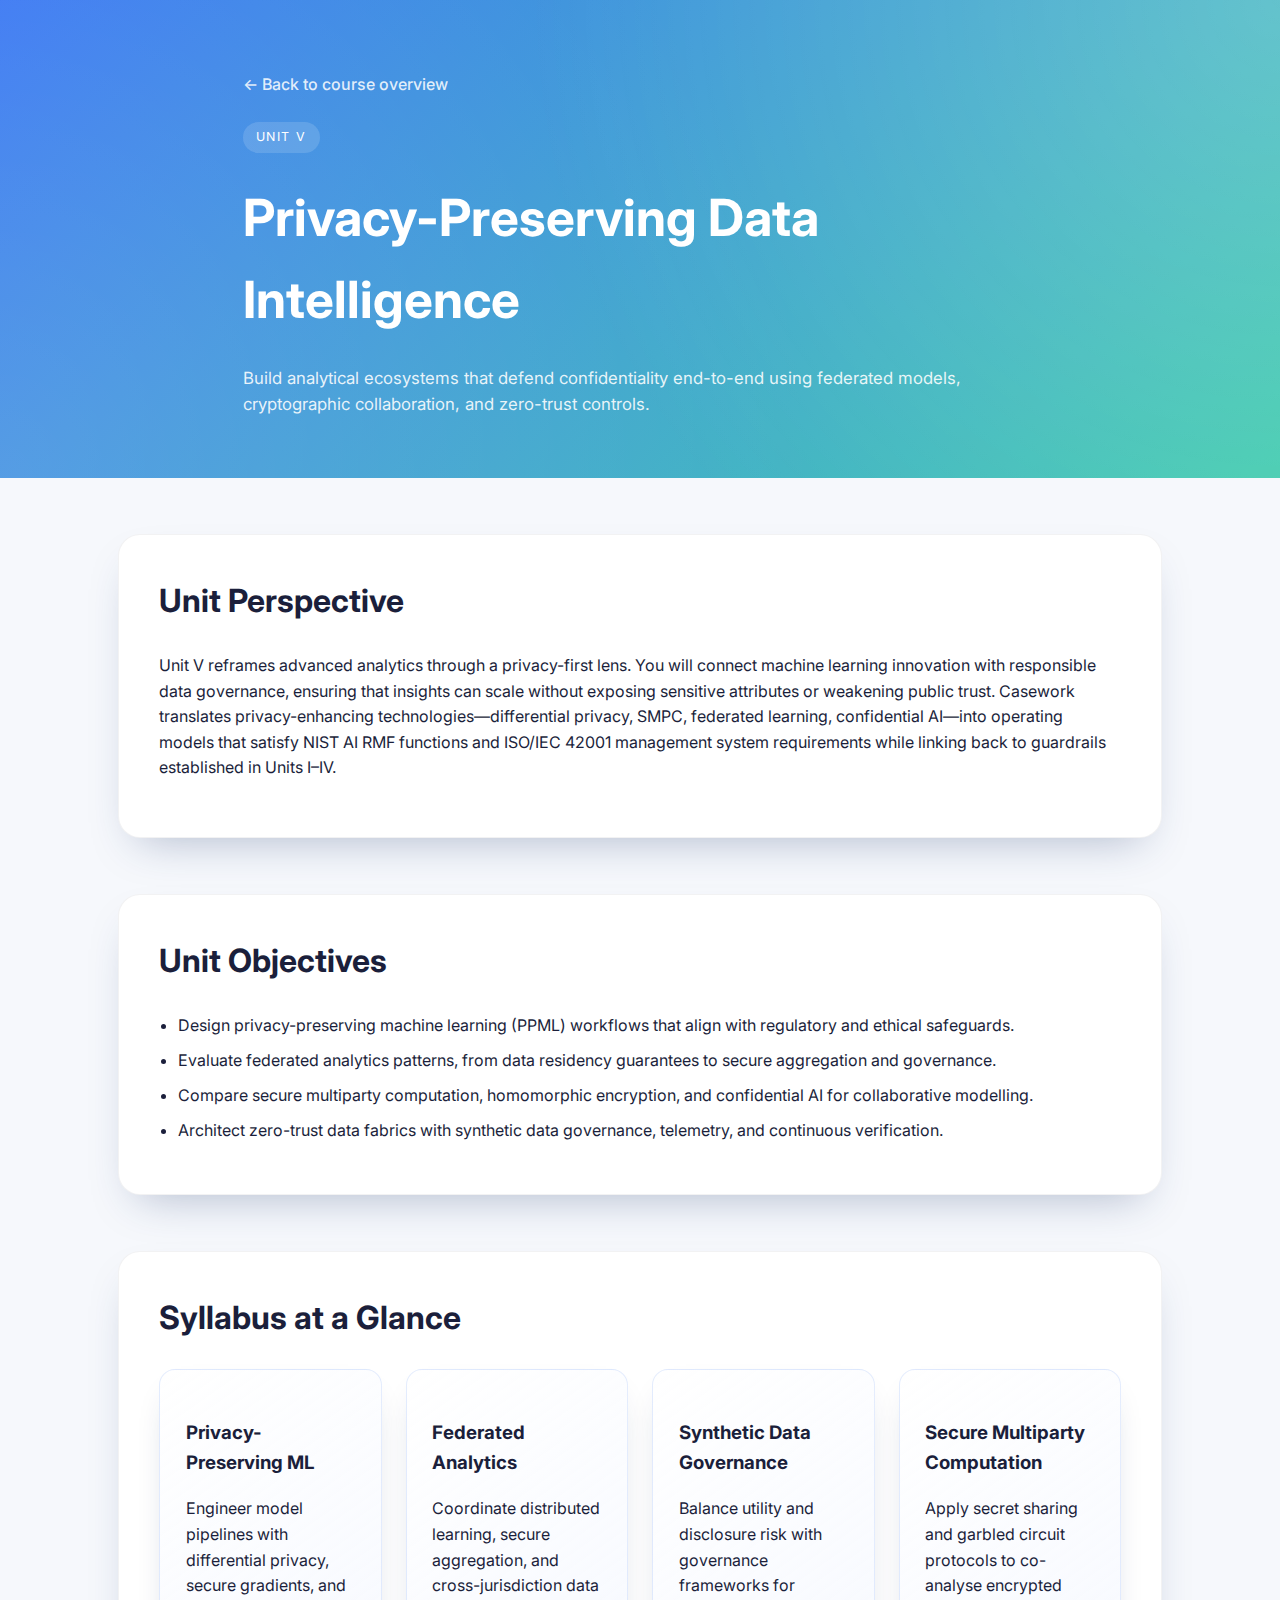
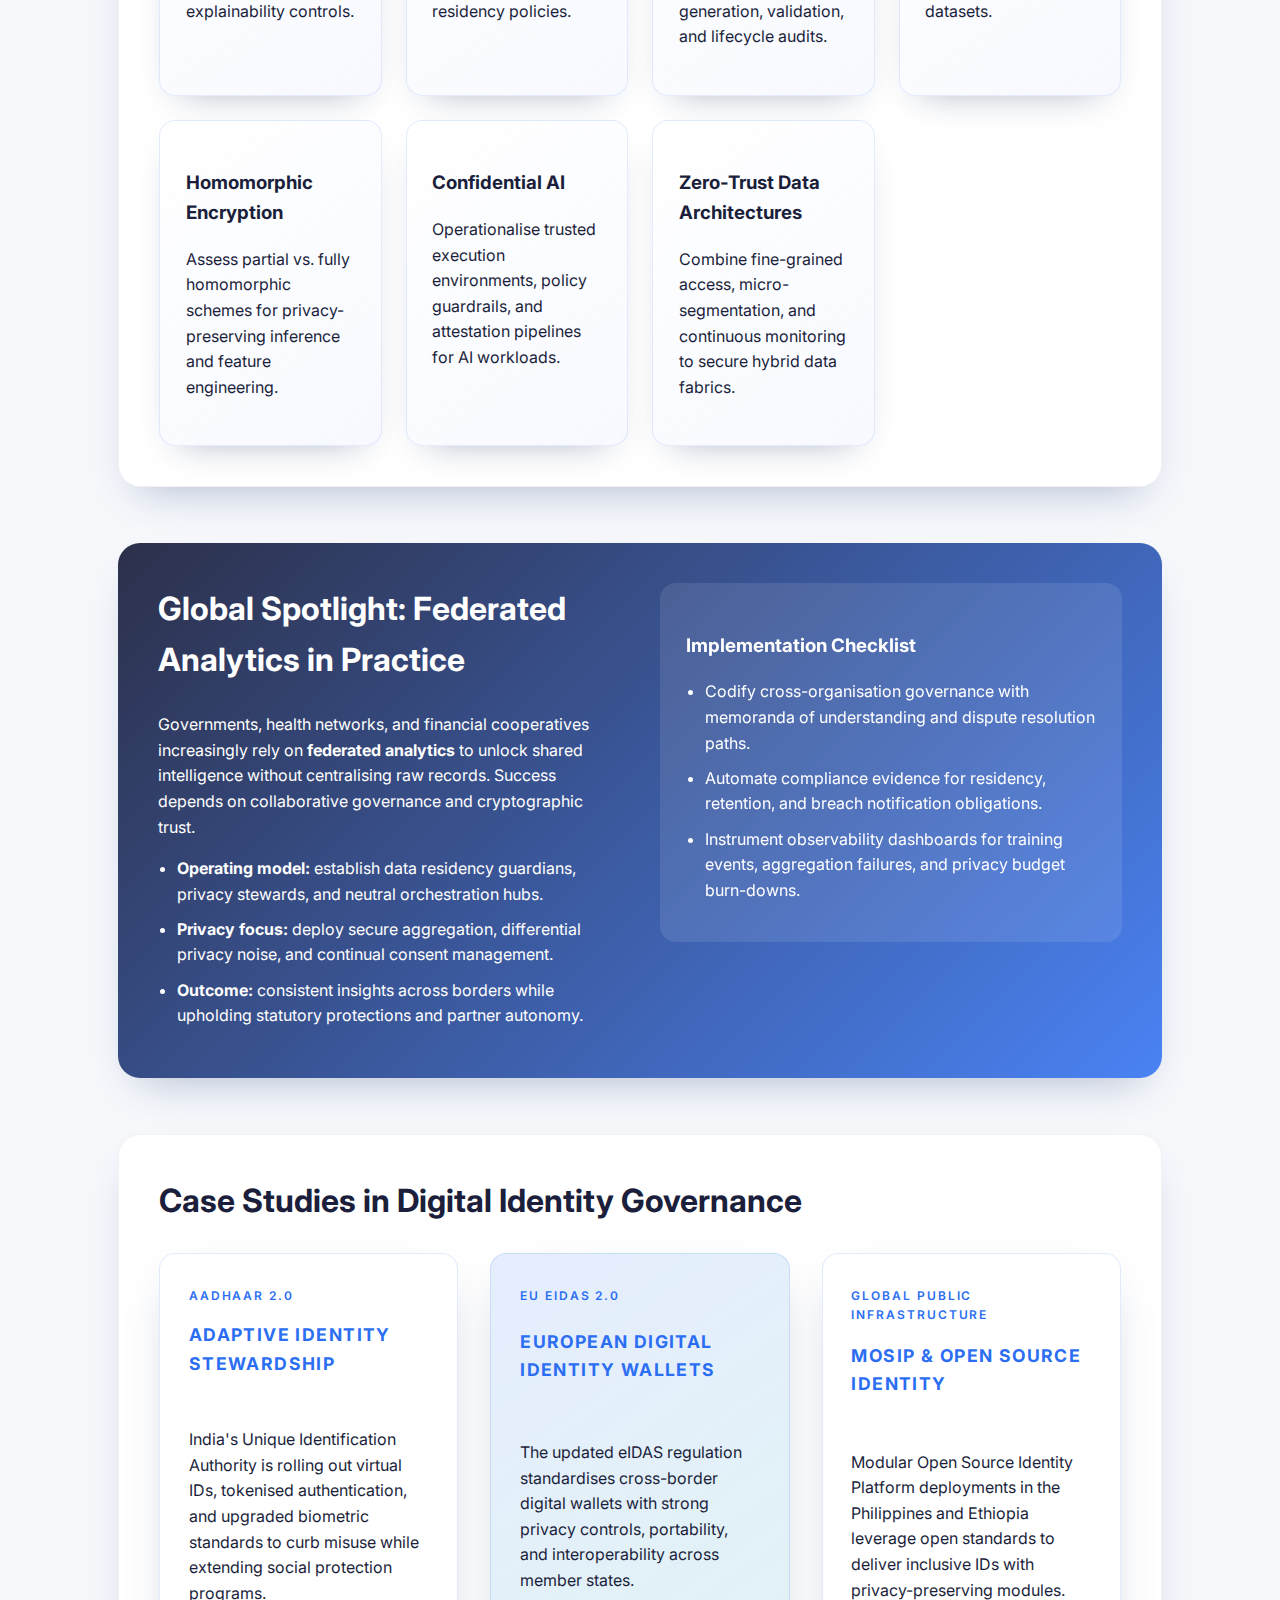
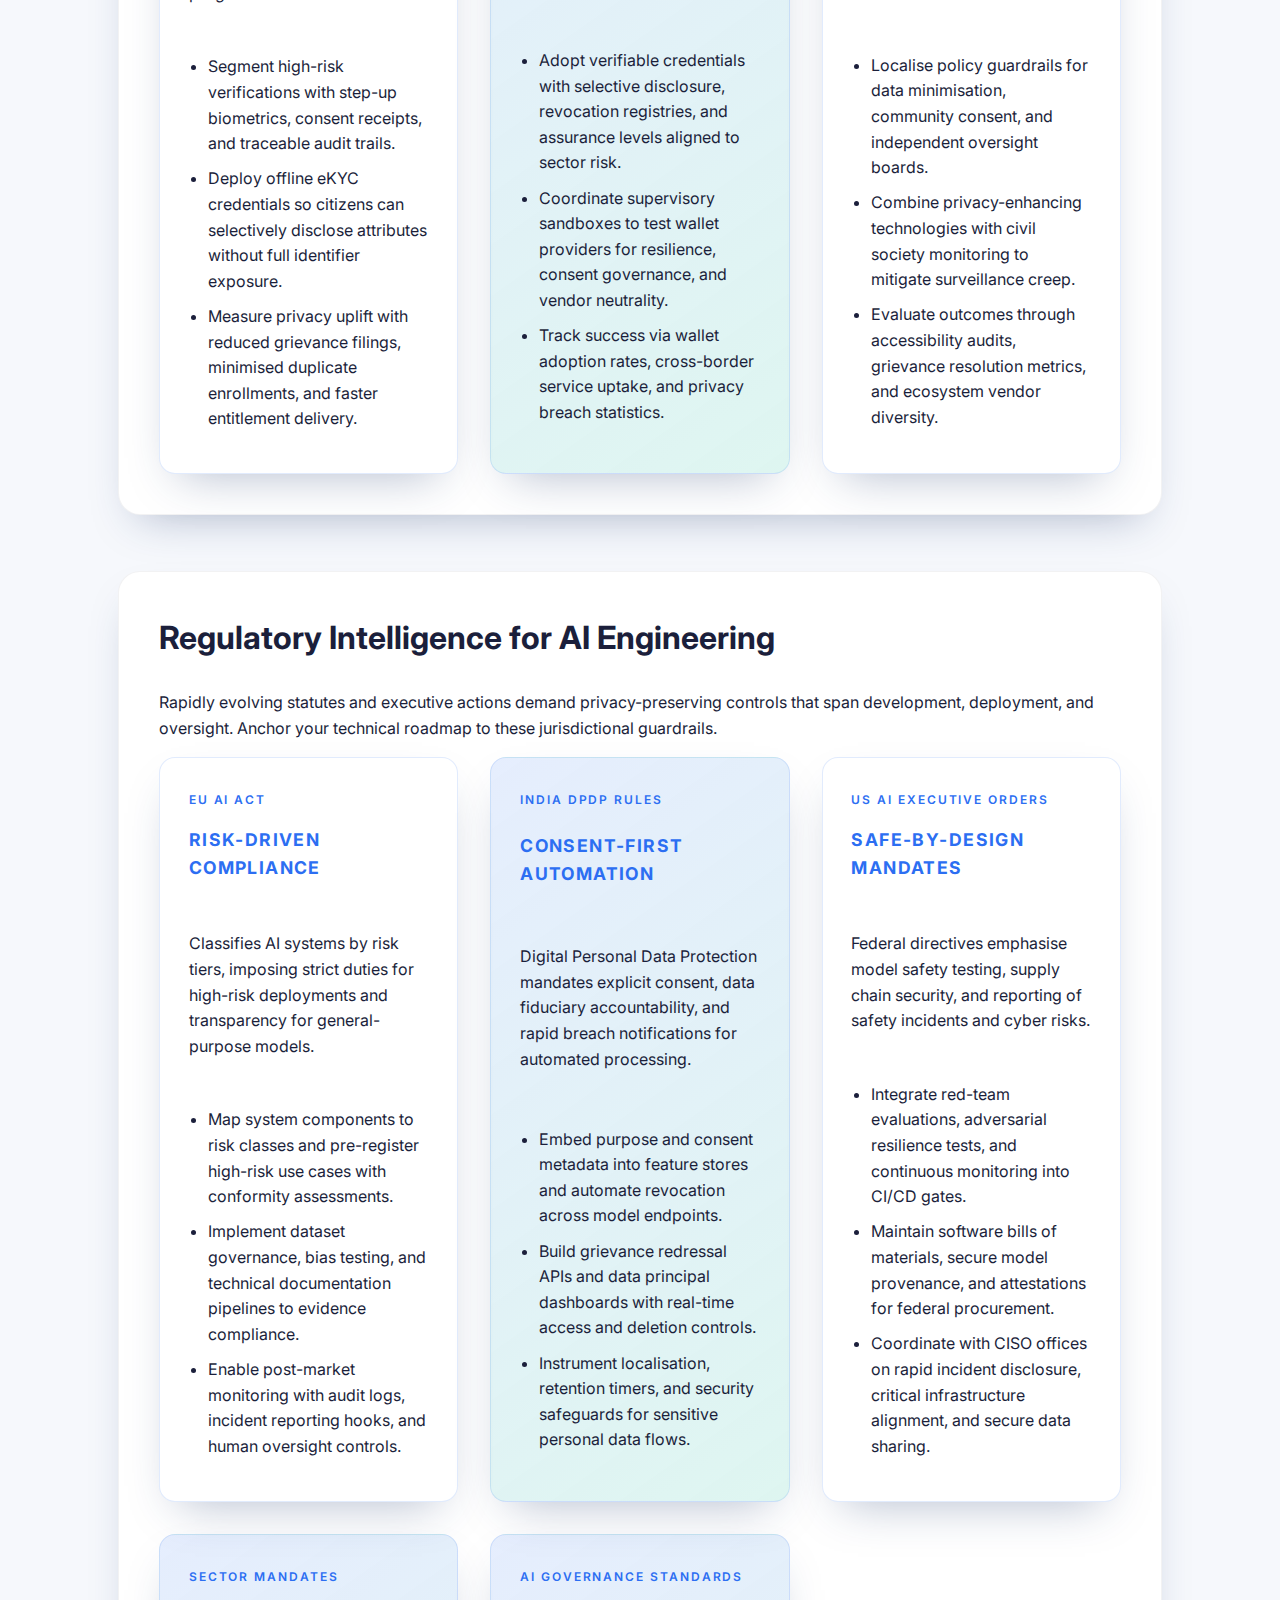
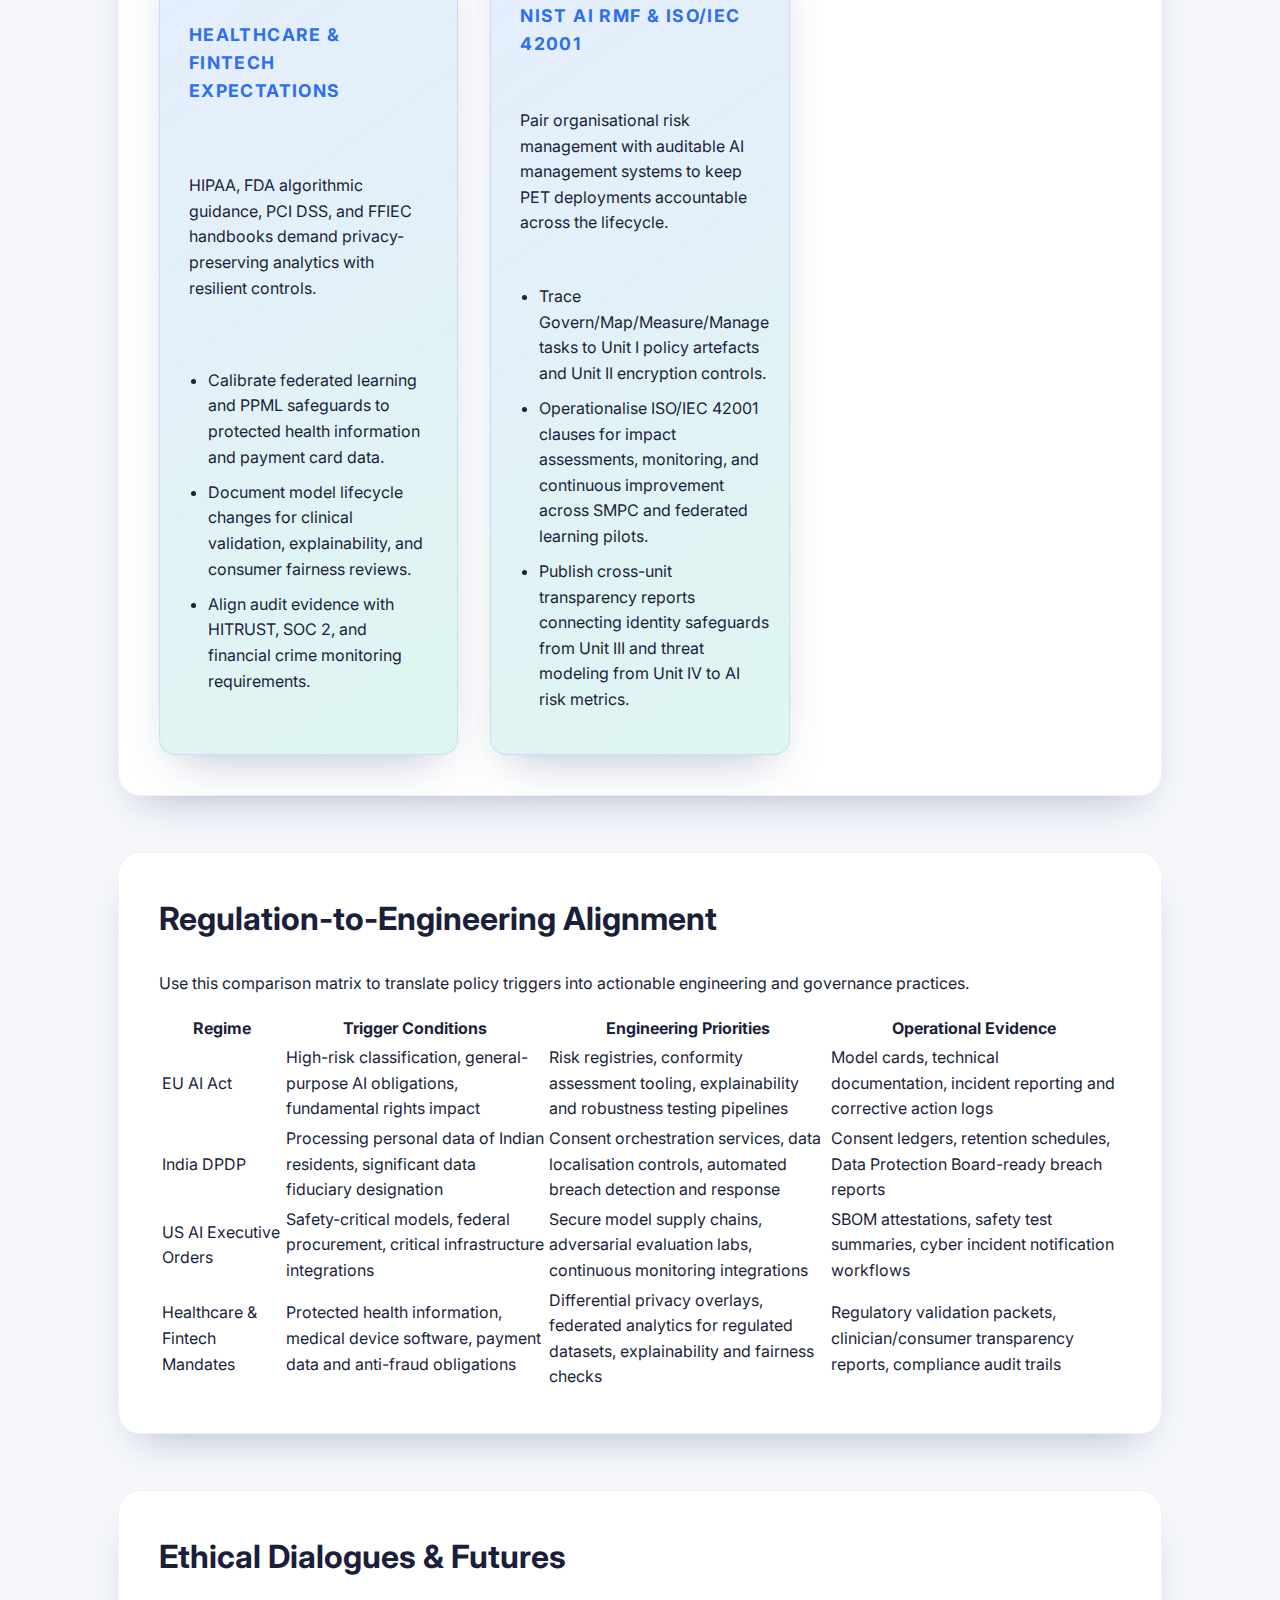
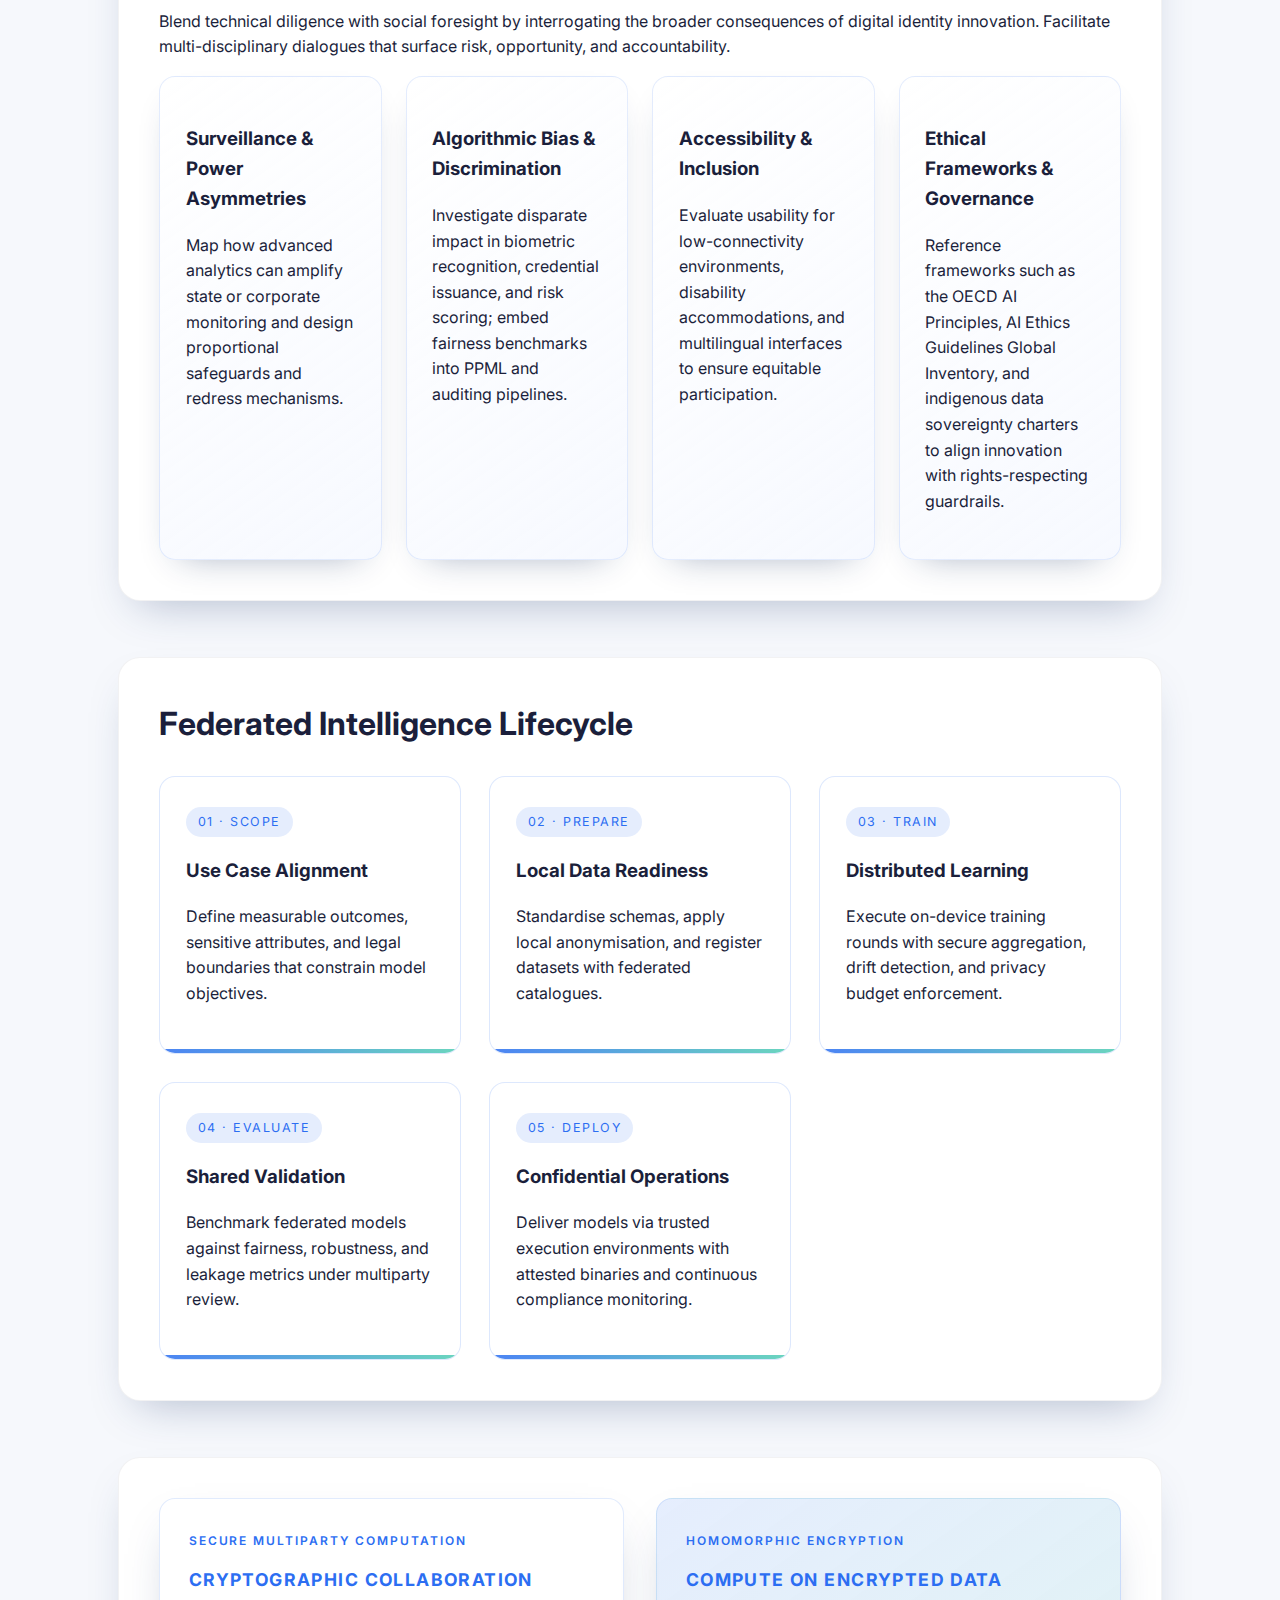
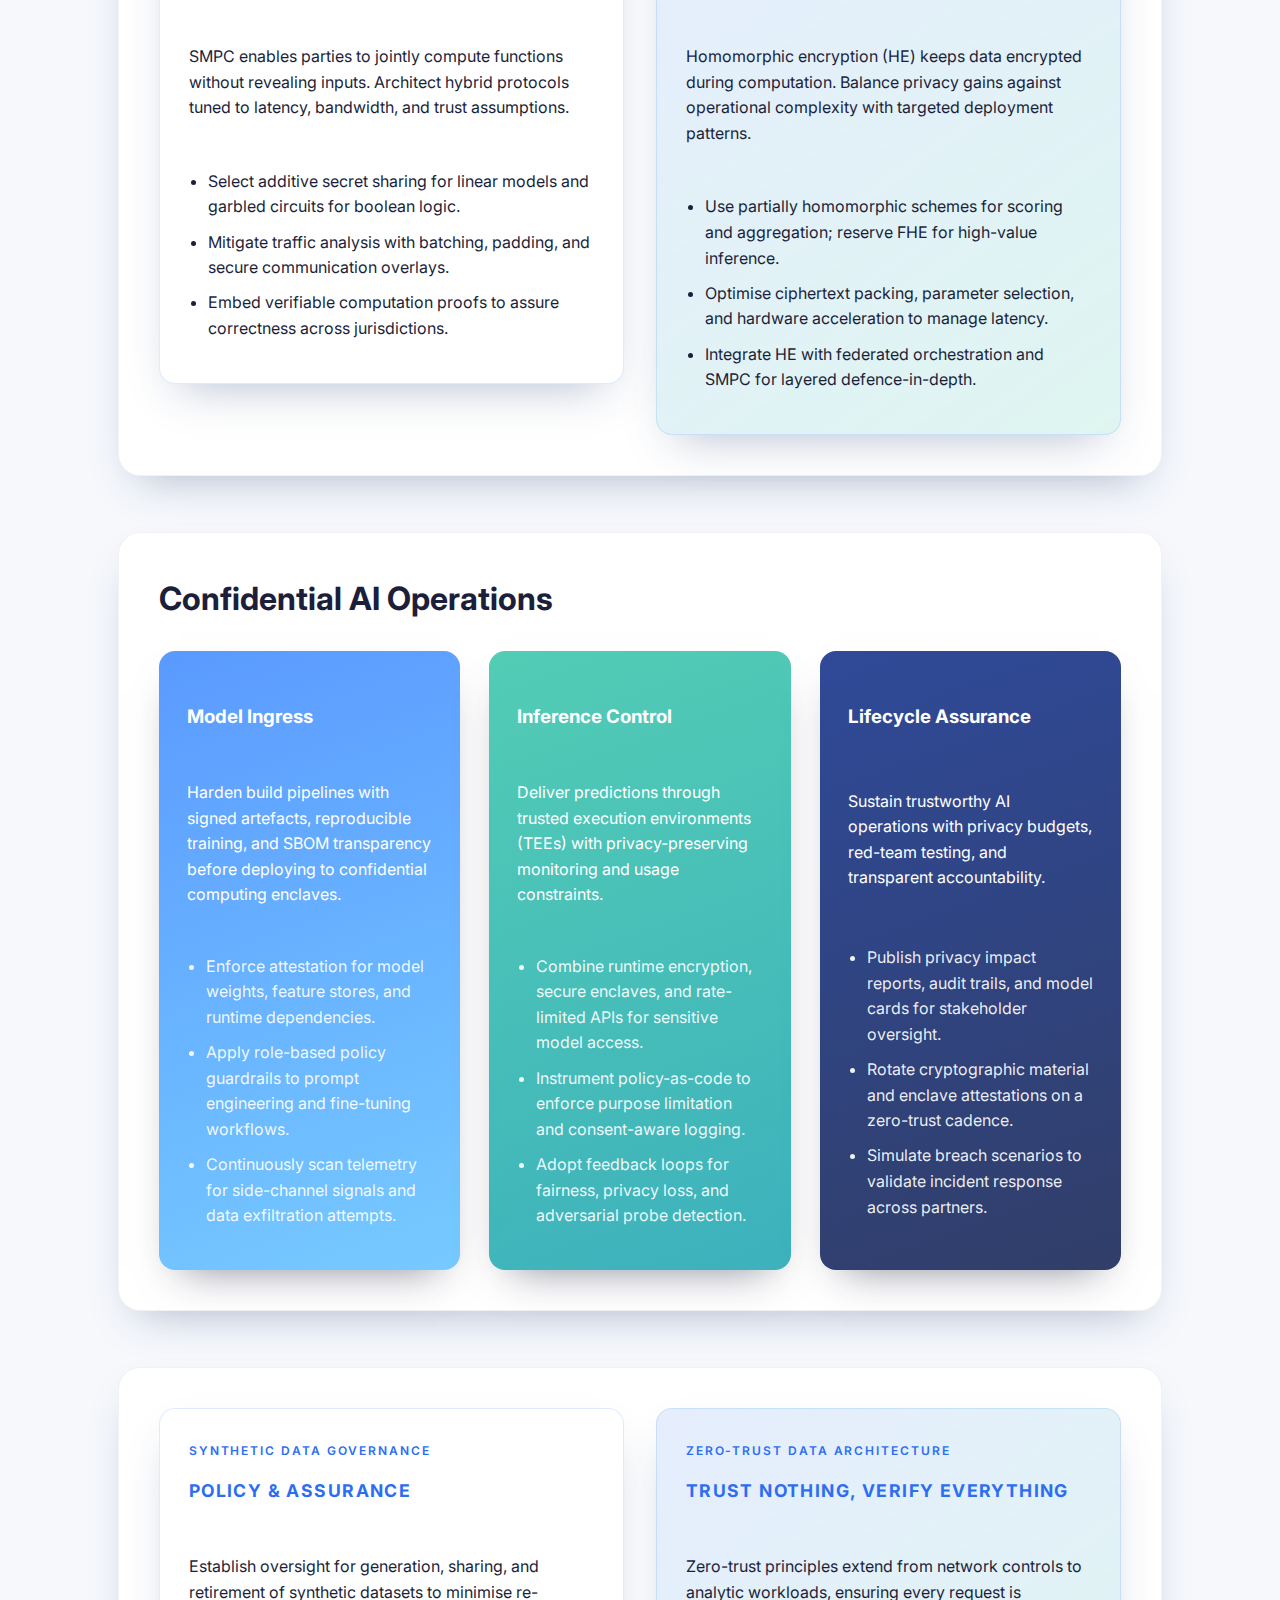
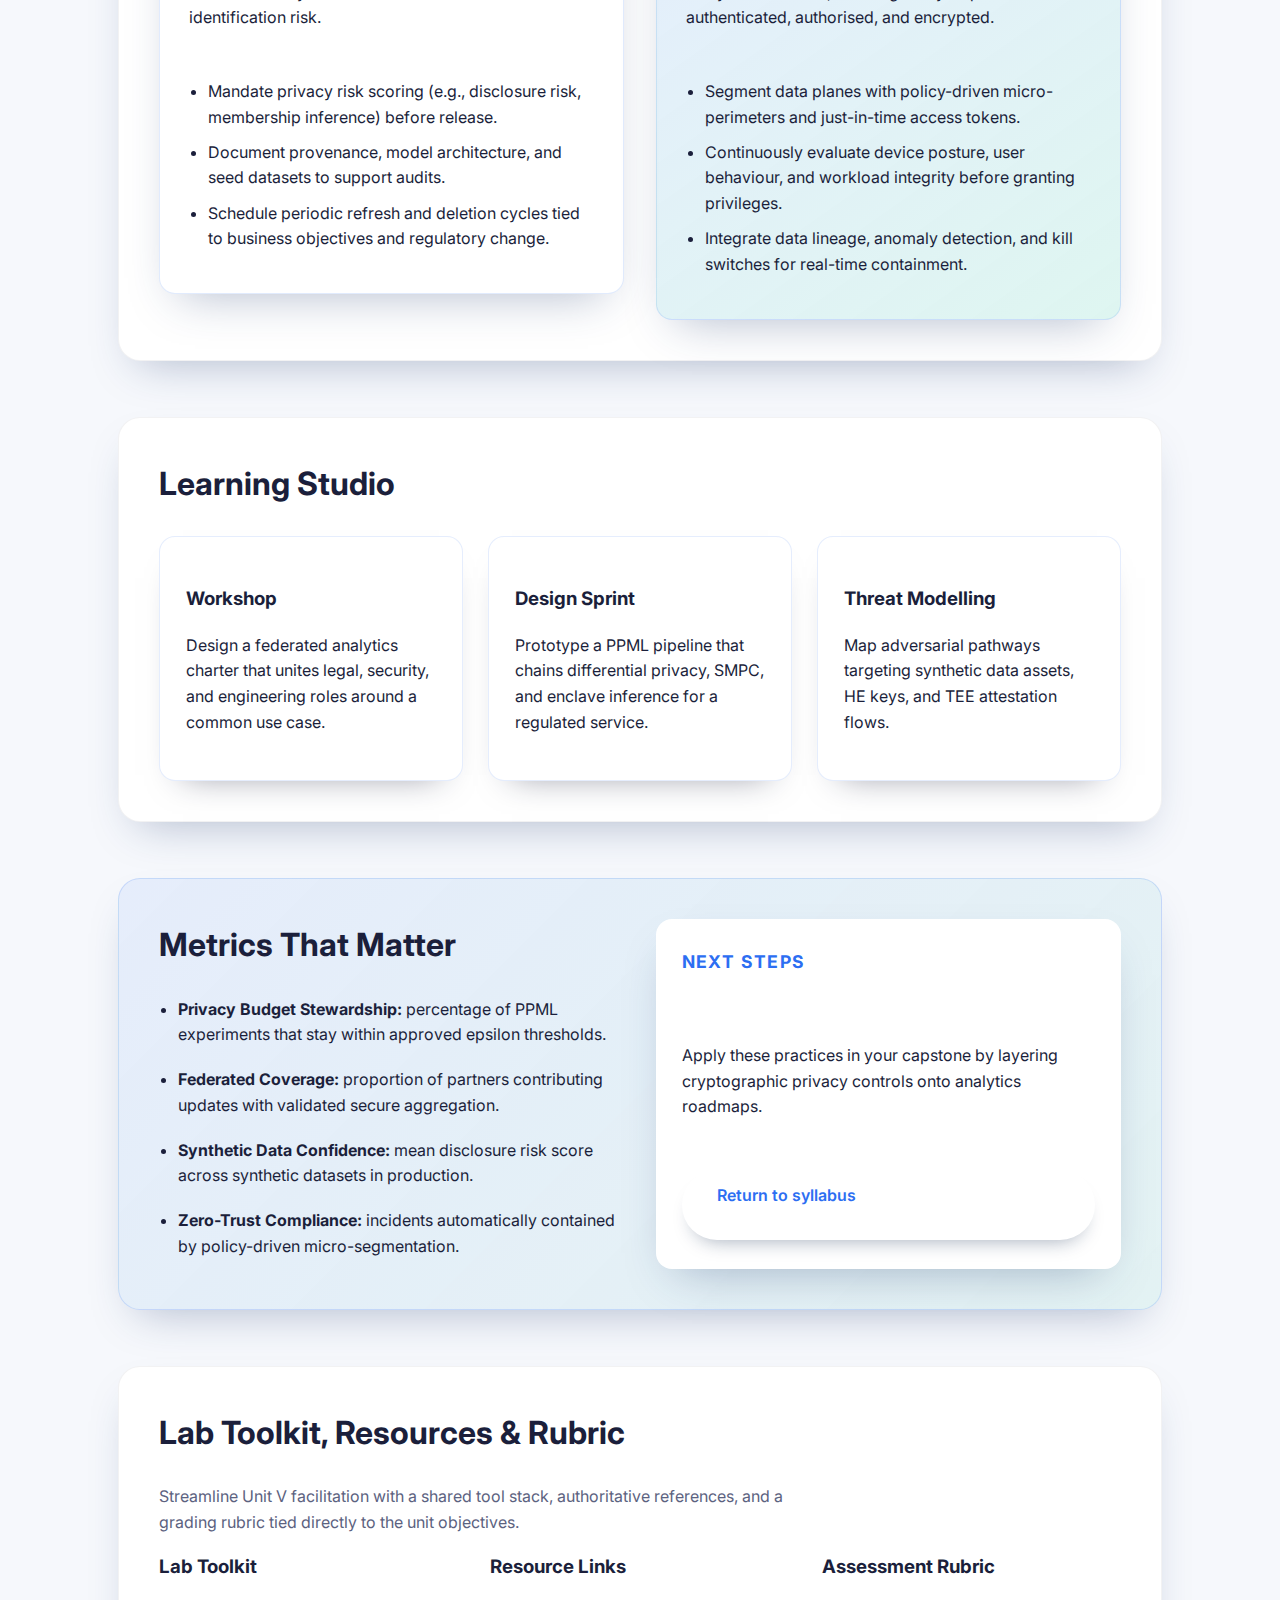
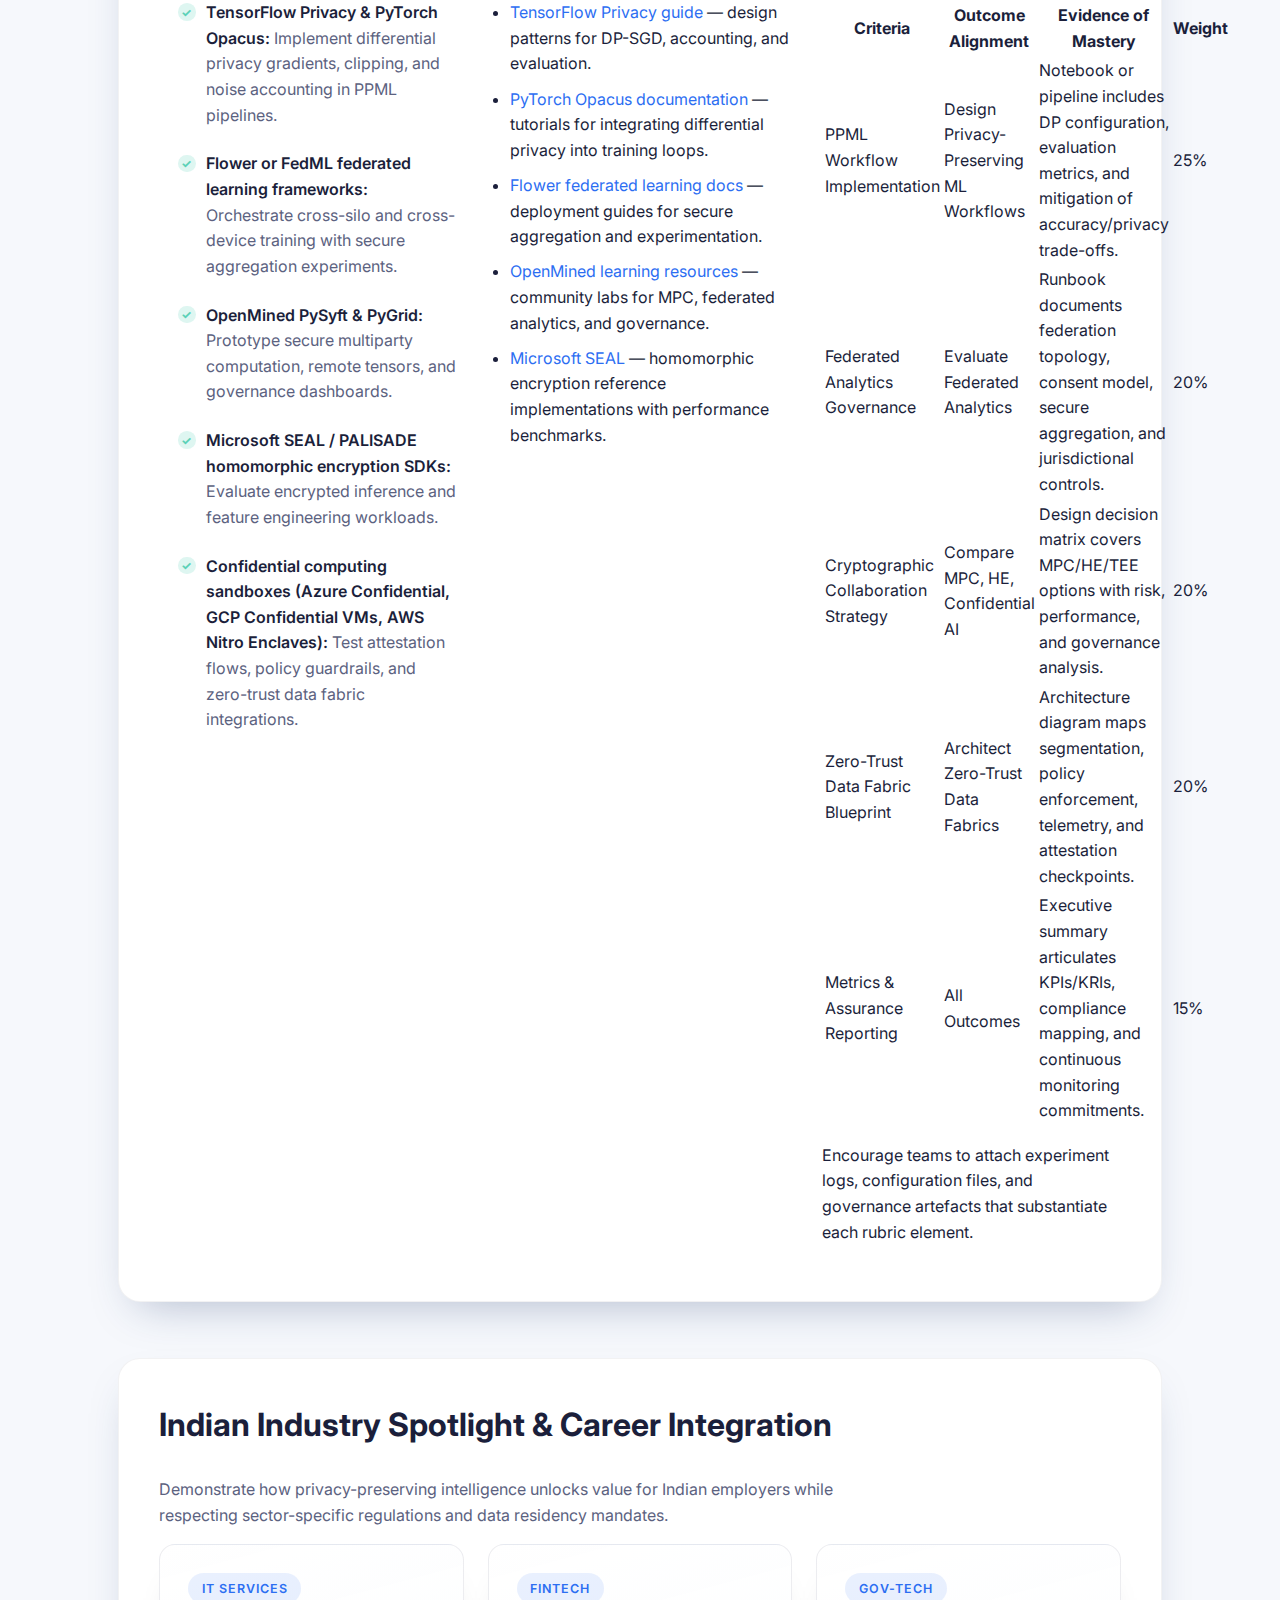
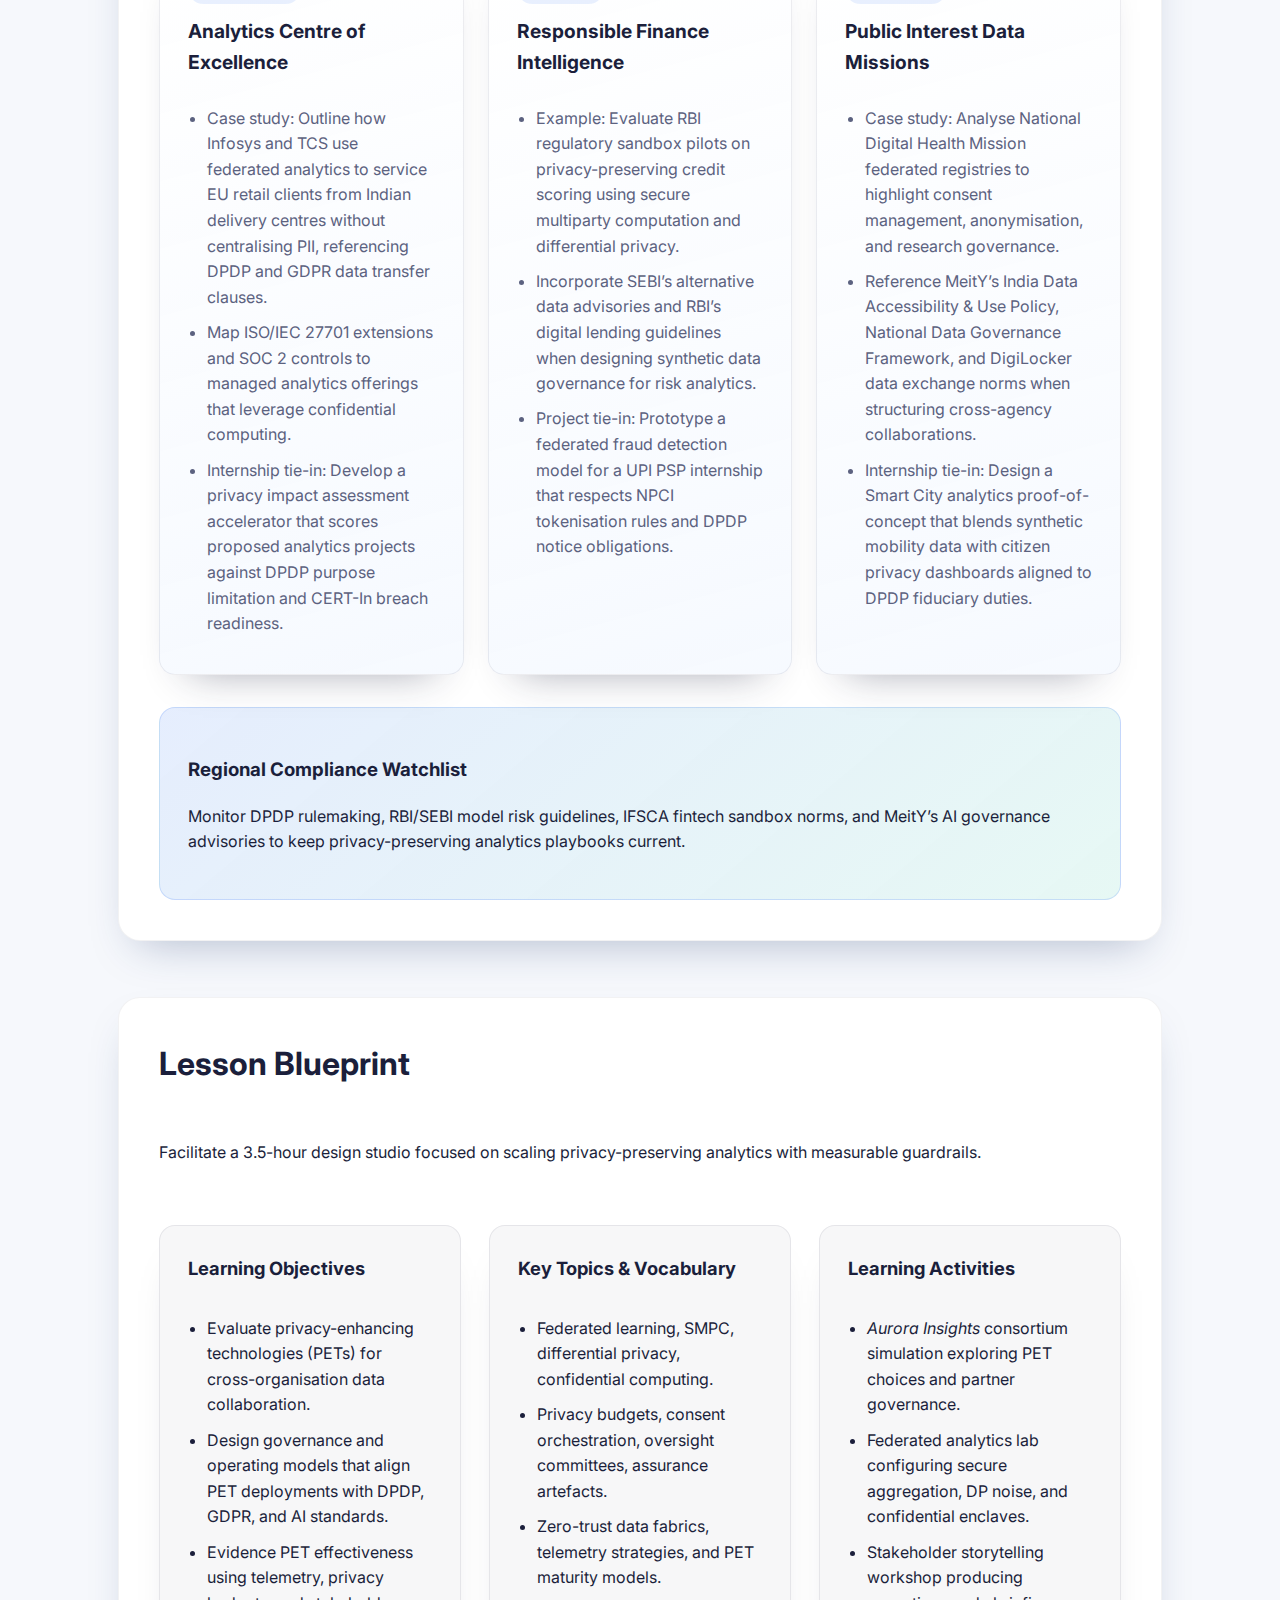
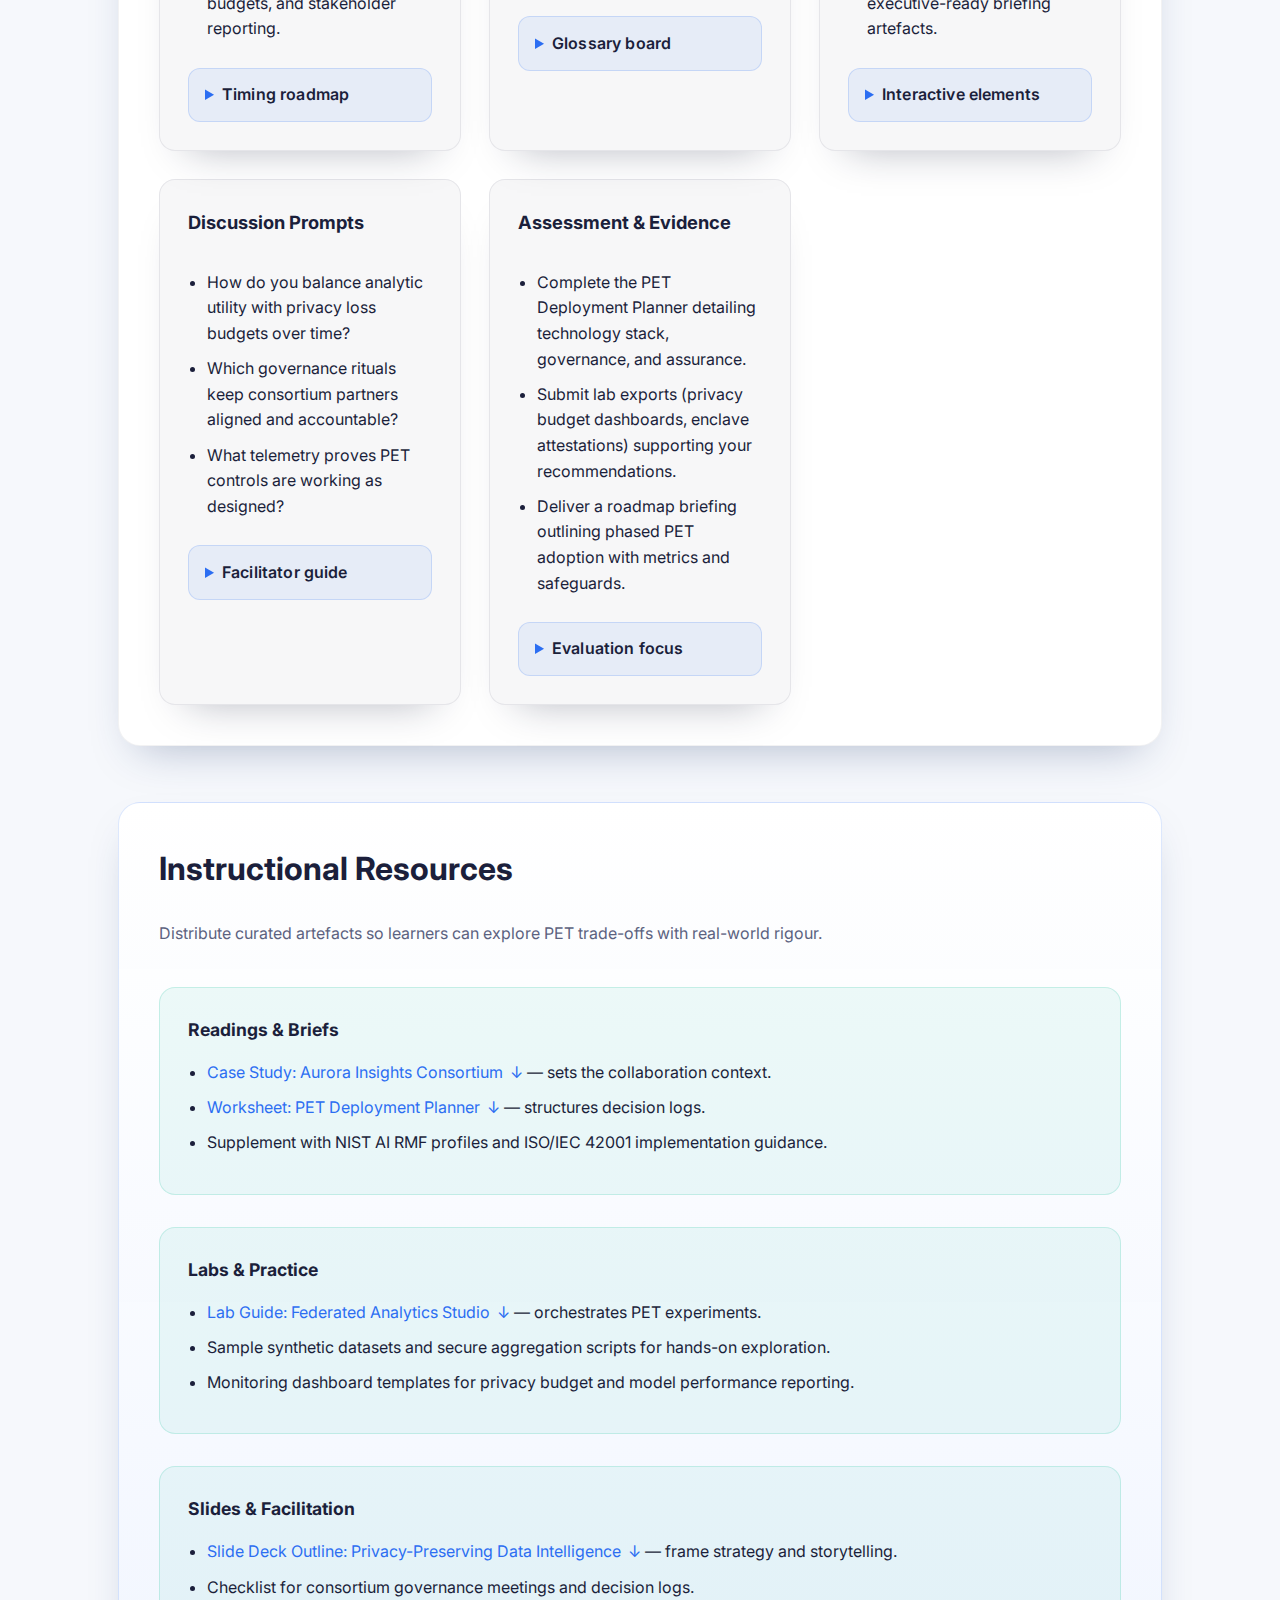
<file: unit-5.html>
<!DOCTYPE html>
<html lang="en">
<head>
  <meta charset="UTF-8" />
  <meta name="viewport" content="width=device-width, initial-scale=1.0" />
  <title>Unit V · Privacy-Preserving Data Intelligence</title>
  <link rel="stylesheet" href="assets/styles.css" />
  <link rel="preconnect" href="https://fonts.googleapis.com">
  <link rel="preconnect" href="https://fonts.gstatic.com" crossorigin>
  <link href="https://fonts.googleapis.com/css2?family=Inter:wght@400;500;600;700&display=swap" rel="stylesheet">
</head>
<body class="unit-page">
  <header class="sub-hero">
    <div class="container sub-hero__content">
      <a class="back-link" href="index.html">← Back to course overview</a>
      <span class="sub-hero__tag">UNIT V</span>
      <h1>Privacy-Preserving Data Intelligence</h1>
      <p class="sub-hero__intro">Build analytical ecosystems that defend confidentiality end-to-end using federated models,
        cryptographic collaboration, and zero-trust controls.</p>
    </div>
  </header>

  <main class="unit-page__main container">
    <section class="unit-section">
      <h2>Unit Perspective</h2>
      <p>Unit V reframes advanced analytics through a privacy-first lens. You will connect machine learning innovation with
        responsible data governance, ensuring that insights can scale without exposing sensitive attributes or weakening
        public trust. Casework translates privacy-enhancing technologies&mdash;differential privacy, SMPC, federated
        learning, confidential AI&mdash;into operating models that satisfy NIST AI RMF functions and ISO/IEC 42001
        management system requirements while linking back to guardrails established in Units I&ndash;IV.</p>
    </section>

    <section class="unit-section">
      <h2>Unit Objectives</h2>
      <ul>
        <li>Design privacy-preserving machine learning (PPML) workflows that align with regulatory and ethical safeguards.</li>
        <li>Evaluate federated analytics patterns, from data residency guarantees to secure aggregation and governance.</li>
        <li>Compare secure multiparty computation, homomorphic encryption, and confidential AI for collaborative modelling.</li>
        <li>Architect zero-trust data fabrics with synthetic data governance, telemetry, and continuous verification.</li>
      </ul>
    </section>

    <section class="unit-section">
      <h2>Syllabus at a Glance</h2>
      <div class="syllabus-grid">
        <article class="syllabus-card">
          <h3>Privacy-Preserving ML</h3>
          <p>Engineer model pipelines with differential privacy, secure gradients, and explainability controls.</p>
        </article>
        <article class="syllabus-card">
          <h3>Federated Analytics</h3>
          <p>Coordinate distributed learning, secure aggregation, and cross-jurisdiction data residency policies.</p>
        </article>
        <article class="syllabus-card">
          <h3>Synthetic Data Governance</h3>
          <p>Balance utility and disclosure risk with governance frameworks for generation, validation, and lifecycle audits.</p>
        </article>
        <article class="syllabus-card">
          <h3>Secure Multiparty Computation</h3>
          <p>Apply secret sharing and garbled circuit protocols to co-analyse encrypted datasets.</p>
        </article>
        <article class="syllabus-card">
          <h3>Homomorphic Encryption</h3>
          <p>Assess partial vs. fully homomorphic schemes for privacy-preserving inference and feature engineering.</p>
        </article>
        <article class="syllabus-card">
          <h3>Confidential AI</h3>
          <p>Operationalise trusted execution environments, policy guardrails, and attestation pipelines for AI workloads.</p>
        </article>
        <article class="syllabus-card">
          <h3>Zero-Trust Data Architectures</h3>
          <p>Combine fine-grained access, micro-segmentation, and continuous monitoring to secure hybrid data fabrics.</p>
        </article>
      </div>
    </section>

    <section class="unit-section unit-highlight">
      <div class="unit-highlight__content">
        <div class="unit-highlight__text">
          <h2>Global Spotlight: Federated Analytics in Practice</h2>
          <p>Governments, health networks, and financial cooperatives increasingly rely on <strong>federated analytics</strong> to
            unlock shared intelligence without centralising raw records. Success depends on collaborative governance and
            cryptographic trust.</p>
          <ul>
            <li><strong>Operating model:</strong> establish data residency guardians, privacy stewards, and neutral orchestration hubs.</li>
            <li><strong>Privacy focus:</strong> deploy secure aggregation, differential privacy noise, and continual consent management.</li>
            <li id="unit5-outcome"><strong>Outcome:</strong> consistent insights across borders while upholding statutory protections and partner autonomy.</li>
          </ul>
        </div>
        <aside class="unit-highlight__aside">
          <h3>Implementation Checklist</h3>
          <ul>
            <li>Codify cross-organisation governance with memoranda of understanding and dispute resolution paths.</li>
            <li>Automate compliance evidence for residency, retention, and breach notification obligations.</li>
            <li>Instrument observability dashboards for training events, aggregation failures, and privacy budget burn-downs.</li>
          </ul>
        </aside>
      </div>
    </section>

    <section class="unit-section">
      <h2>Case Studies in Digital Identity Governance</h2>
      <div class="unit-section__grid">
        <article class="concept-card">
          <span class="concept-card__tag">Aadhaar 2.0</span>
          <h3>Adaptive Identity Stewardship</h3>
          <p>India's Unique Identification Authority is rolling out virtual IDs, tokenised authentication, and upgraded
            biometric standards to curb misuse while extending social protection programs.</p>
          <ul class="concept-card__list">
            <li>Segment high-risk verifications with step-up biometrics, consent receipts, and traceable audit trails.</li>
            <li>Deploy offline eKYC credentials so citizens can selectively disclose attributes without full identifier
              exposure.</li>
            <li>Measure privacy uplift with reduced grievance filings, minimised duplicate enrollments, and faster
              entitlement delivery.</li>
          </ul>
        </article>
        <article class="concept-card concept-card--accent">
          <span class="concept-card__tag">EU eIDAS 2.0</span>
          <h3>European Digital Identity Wallets</h3>
          <p>The updated eIDAS regulation standardises cross-border digital wallets with strong privacy controls,
            portability, and interoperability across member states.</p>
          <ul class="concept-card__list">
            <li>Adopt verifiable credentials with selective disclosure, revocation registries, and assurance levels aligned
              to sector risk.</li>
            <li>Coordinate supervisory sandboxes to test wallet providers for resilience, consent governance, and vendor
              neutrality.</li>
            <li>Track success via wallet adoption rates, cross-border service uptake, and privacy breach statistics.</li>
          </ul>
        </article>
        <article class="concept-card">
          <span class="concept-card__tag">Global Public Infrastructure</span>
          <h3>MOSIP &amp; Open Source Identity</h3>
          <p>Modular Open Source Identity Platform deployments in the Philippines and Ethiopia leverage open standards to
            deliver inclusive IDs with privacy-preserving modules.</p>
          <ul class="concept-card__list">
            <li>Localise policy guardrails for data minimisation, community consent, and independent oversight boards.</li>
            <li>Combine privacy-enhancing technologies with civil society monitoring to mitigate surveillance creep.</li>
            <li>Evaluate outcomes through accessibility audits, grievance resolution metrics, and ecosystem vendor
              diversity.</li>
          </ul>
        </article>
      </div>
    </section>

    <section class="unit-section">
      <h2>Regulatory Intelligence for AI Engineering</h2>
      <p>Rapidly evolving statutes and executive actions demand privacy-preserving controls that span development,
        deployment, and oversight. Anchor your technical roadmap to these jurisdictional guardrails.</p>
      <div class="unit-section__grid">
        <div class="concept-card">
          <span class="concept-card__tag">EU AI Act</span>
          <h3>Risk-Driven Compliance</h3>
          <p>Classifies AI systems by risk tiers, imposing strict duties for high-risk deployments and transparency for
            general-purpose models.</p>
          <ul class="concept-card__list">
            <li>Map system components to risk classes and pre-register high-risk use cases with conformity assessments.</li>
            <li>Implement dataset governance, bias testing, and technical documentation pipelines to evidence compliance.</li>
            <li>Enable post-market monitoring with audit logs, incident reporting hooks, and human oversight controls.</li>
          </ul>
        </div>
        <div class="concept-card concept-card--accent">
          <span class="concept-card__tag">India DPDP Rules</span>
          <h3>Consent-First Automation</h3>
          <p>Digital Personal Data Protection mandates explicit consent, data fiduciary accountability, and rapid breach
            notifications for automated processing.</p>
          <ul class="concept-card__list">
            <li>Embed purpose and consent metadata into feature stores and automate revocation across model endpoints.</li>
            <li>Build grievance redressal APIs and data principal dashboards with real-time access and deletion controls.</li>
            <li>Instrument localisation, retention timers, and security safeguards for sensitive personal data flows.</li>
          </ul>
        </div>
        <div class="concept-card">
          <span class="concept-card__tag">US AI Executive Orders</span>
          <h3>Safe-by-Design Mandates</h3>
          <p>Federal directives emphasise model safety testing, supply chain security, and reporting of safety incidents and
            cyber risks.</p>
          <ul class="concept-card__list">
            <li>Integrate red-team evaluations, adversarial resilience tests, and continuous monitoring into CI/CD gates.</li>
            <li>Maintain software bills of materials, secure model provenance, and attestations for federal procurement.</li>
            <li>Coordinate with CISO offices on rapid incident disclosure, critical infrastructure alignment, and secure
              data sharing.</li>
          </ul>
        </div>
        <div class="concept-card concept-card--accent">
          <span class="concept-card__tag">Sector Mandates</span>
          <h3>Healthcare &amp; Fintech Expectations</h3>
          <p>HIPAA, FDA algorithmic guidance, PCI DSS, and FFIEC handbooks demand privacy-preserving analytics with resilient
            controls.</p>
          <ul class="concept-card__list">
            <li>Calibrate federated learning and PPML safeguards to protected health information and payment card data.</li>
            <li>Document model lifecycle changes for clinical validation, explainability, and consumer fairness reviews.</li>
            <li>Align audit evidence with HITRUST, SOC 2, and financial crime monitoring requirements.</li>
          </ul>
        </div>
        <div class="concept-card concept-card--accent">
          <span class="concept-card__tag">AI Governance Standards</span>
          <h3>NIST AI RMF &amp; ISO/IEC 42001</h3>
          <p>Pair organisational risk management with auditable AI management systems to keep PET deployments accountable across the lifecycle.</p>
          <ul class="concept-card__list">
            <li>Trace Govern/Map/Measure/Manage tasks to Unit I policy artefacts and Unit II encryption controls.</li>
            <li>Operationalise ISO/IEC 42001 clauses for impact assessments, monitoring, and continuous improvement across SMPC and federated learning pilots.</li>
            <li>Publish cross-unit transparency reports connecting identity safeguards from Unit III and threat modeling from Unit IV to AI risk metrics.</li>
          </ul>
        </div>
      </div>
    </section>

    <section class="unit-section">
      <h2>Regulation-to-Engineering Alignment</h2>
      <p>Use this comparison matrix to translate policy triggers into actionable engineering and governance practices.</p>
      <div class="comparison-table-wrapper">
        <table class="comparison-table">
          <thead>
            <tr>
              <th>Regime</th>
              <th>Trigger Conditions</th>
              <th>Engineering Priorities</th>
              <th>Operational Evidence</th>
            </tr>
          </thead>
          <tbody>
            <tr>
              <td>EU AI Act</td>
              <td>High-risk classification, general-purpose AI obligations, fundamental rights impact</td>
              <td>Risk registries, conformity assessment tooling, explainability and robustness testing pipelines</td>
              <td>Model cards, technical documentation, incident reporting and corrective action logs</td>
            </tr>
            <tr>
              <td>India DPDP</td>
              <td>Processing personal data of Indian residents, significant data fiduciary designation</td>
              <td>Consent orchestration services, data localisation controls, automated breach detection and response</td>
              <td>Consent ledgers, retention schedules, Data Protection Board-ready breach reports</td>
            </tr>
            <tr>
              <td>US AI Executive Orders</td>
              <td>Safety-critical models, federal procurement, critical infrastructure integrations</td>
              <td>Secure model supply chains, adversarial evaluation labs, continuous monitoring integrations</td>
              <td>SBOM attestations, safety test summaries, cyber incident notification workflows</td>
            </tr>
            <tr>
              <td>Healthcare &amp; Fintech Mandates</td>
              <td>Protected health information, medical device software, payment data and anti-fraud obligations</td>
              <td>Differential privacy overlays, federated analytics for regulated datasets, explainability and fairness checks</td>
              <td>Regulatory validation packets, clinician/consumer transparency reports, compliance audit trails</td>
            </tr>
          </tbody>
        </table>
      </div>
    </section>

    <section class="unit-section">
      <h2>Ethical Dialogues &amp; Futures</h2>
      <p>Blend technical diligence with social foresight by interrogating the broader consequences of digital identity
        innovation. Facilitate multi-disciplinary dialogues that surface risk, opportunity, and accountability.</p>
      <div class="syllabus-grid">
        <article class="syllabus-card">
          <h3>Surveillance &amp; Power Asymmetries</h3>
          <p>Map how advanced analytics can amplify state or corporate monitoring and design proportional safeguards and
            redress mechanisms.</p>
        </article>
        <article class="syllabus-card">
          <h3>Algorithmic Bias &amp; Discrimination</h3>
          <p>Investigate disparate impact in biometric recognition, credential issuance, and risk scoring; embed fairness
            benchmarks into PPML and auditing pipelines.</p>
        </article>
        <article class="syllabus-card">
          <h3>Accessibility &amp; Inclusion</h3>
          <p>Evaluate usability for low-connectivity environments, disability accommodations, and multilingual interfaces to
            ensure equitable participation.</p>
        </article>
        <article class="syllabus-card">
          <h3>Ethical Frameworks &amp; Governance</h3>
          <p>Reference frameworks such as the OECD AI Principles, AI Ethics Guidelines Global Inventory, and indigenous data
            sovereignty charters to align innovation with rights-respecting guardrails.</p>
        </article>
      </div>
    </section>

    <section class="unit-section">
      <h2>Federated Intelligence Lifecycle</h2>
      <div class="identity-timeline">
        <div class="timeline-step">
          <span class="timeline-step__badge">01 · Scope</span>
          <h3>Use Case Alignment</h3>
          <p>Define measurable outcomes, sensitive attributes, and legal boundaries that constrain model objectives.</p>
        </div>
        <div class="timeline-step">
          <span class="timeline-step__badge">02 · Prepare</span>
          <h3>Local Data Readiness</h3>
          <p>Standardise schemas, apply local anonymisation, and register datasets with federated catalogues.</p>
        </div>
        <div class="timeline-step">
          <span class="timeline-step__badge">03 · Train</span>
          <h3>Distributed Learning</h3>
          <p>Execute on-device training rounds with secure aggregation, drift detection, and privacy budget enforcement.</p>
        </div>
        <div class="timeline-step">
          <span class="timeline-step__badge">04 · Evaluate</span>
          <h3>Shared Validation</h3>
          <p>Benchmark federated models against fairness, robustness, and leakage metrics under multiparty review.</p>
        </div>
        <div class="timeline-step">
          <span class="timeline-step__badge">05 · Deploy</span>
          <h3>Confidential Operations</h3>
          <p>Deliver models via trusted execution environments with attested binaries and continuous compliance monitoring.</p>
        </div>
      </div>
    </section>

    <section class="unit-section unit-section--split">
      <div class="unit-section__grid">
        <div class="concept-card">
          <span class="concept-card__tag">Secure Multiparty Computation</span>
          <h3>Cryptographic Collaboration</h3>
          <p>SMPC enables parties to jointly compute functions without revealing inputs. Architect hybrid protocols tuned to
            latency, bandwidth, and trust assumptions.</p>
          <ul class="concept-card__list">
            <li>Select additive secret sharing for linear models and garbled circuits for boolean logic.</li>
            <li>Mitigate traffic analysis with batching, padding, and secure communication overlays.</li>
            <li>Embed verifiable computation proofs to assure correctness across jurisdictions.</li>
          </ul>
        </div>
        <div class="concept-card concept-card--accent">
          <span class="concept-card__tag">Homomorphic Encryption</span>
          <h3>Compute on Encrypted Data</h3>
          <p>Homomorphic encryption (HE) keeps data encrypted during computation. Balance privacy gains against operational
            complexity with targeted deployment patterns.</p>
          <ul class="concept-card__list">
            <li>Use partially homomorphic schemes for scoring and aggregation; reserve FHE for high-value inference.</li>
            <li>Optimise ciphertext packing, parameter selection, and hardware acceleration to manage latency.</li>
            <li>Integrate HE with federated orchestration and SMPC for layered defence-in-depth.</li>
          </ul>
        </div>
      </div>
    </section>

    <section class="unit-section">
      <h2>Confidential AI Operations</h2>
      <div class="authentication-levels">
        <article class="level-card level-card--low">
          <h3>Model Ingress</h3>
          <p>Harden build pipelines with signed artefacts, reproducible training, and SBOM transparency before deploying to
            confidential computing enclaves.</p>
          <ul>
            <li>Enforce attestation for model weights, feature stores, and runtime dependencies.</li>
            <li>Apply role-based policy guardrails to prompt engineering and fine-tuning workflows.</li>
            <li>Continuously scan telemetry for side-channel signals and data exfiltration attempts.</li>
          </ul>
        </article>
        <article class="level-card level-card--substantial">
          <h3>Inference Control</h3>
          <p>Deliver predictions through trusted execution environments (TEEs) with privacy-preserving monitoring and usage
            constraints.</p>
          <ul>
            <li>Combine runtime encryption, secure enclaves, and rate-limited APIs for sensitive model access.</li>
            <li>Instrument policy-as-code to enforce purpose limitation and consent-aware logging.</li>
            <li>Adopt feedback loops for fairness, privacy loss, and adversarial probe detection.</li>
          </ul>
        </article>
        <article class="level-card level-card--high">
          <h3>Lifecycle Assurance</h3>
          <p>Sustain trustworthy AI operations with privacy budgets, red-team testing, and transparent accountability.</p>
          <ul>
            <li>Publish privacy impact reports, audit trails, and model cards for stakeholder oversight.</li>
            <li>Rotate cryptographic material and enclave attestations on a zero-trust cadence.</li>
            <li>Simulate breach scenarios to validate incident response across partners.</li>
          </ul>
        </article>
      </div>
    </section>

    <section class="unit-section unit-section--split">
      <div class="unit-section__grid">
        <div class="concept-card">
          <span class="concept-card__tag">Synthetic Data Governance</span>
          <h3>Policy &amp; Assurance</h3>
          <p>Establish oversight for generation, sharing, and retirement of synthetic datasets to minimise re-identification risk.</p>
          <ul class="concept-card__list">
            <li>Mandate privacy risk scoring (e.g., disclosure risk, membership inference) before release.</li>
            <li>Document provenance, model architecture, and seed datasets to support audits.</li>
            <li>Schedule periodic refresh and deletion cycles tied to business objectives and regulatory change.</li>
          </ul>
        </div>
        <div class="concept-card concept-card--accent">
          <span class="concept-card__tag">Zero-Trust Data Architecture</span>
          <h3>Trust Nothing, Verify Everything</h3>
          <p>Zero-trust principles extend from network controls to analytic workloads, ensuring every request is authenticated,
            authorised, and encrypted.</p>
          <ul class="concept-card__list">
            <li>Segment data planes with policy-driven micro-perimeters and just-in-time access tokens.</li>
            <li>Continuously evaluate device posture, user behaviour, and workload integrity before granting privileges.</li>
            <li>Integrate data lineage, anomaly detection, and kill switches for real-time containment.</li>
          </ul>
        </div>
      </div>
    </section>

    <section class="unit-section">
      <h2>Learning Studio</h2>
      <div class="learning-studio">
        <article class="studio-card">
          <h3>Workshop</h3>
          <p>Design a federated analytics charter that unites legal, security, and engineering roles around a common use case.</p>
        </article>
        <article class="studio-card">
          <h3>Design Sprint</h3>
          <p>Prototype a PPML pipeline that chains differential privacy, SMPC, and enclave inference for a regulated service.</p>
        </article>
        <article class="studio-card">
          <h3>Threat Modelling</h3>
          <p>Map adversarial pathways targeting synthetic data assets, HE keys, and TEE attestation flows.</p>
        </article>
      </div>
    </section>

    <section class="unit-section unit-section--accent">
      <div class="unit-section__grid">
        <div>
          <h2>Metrics That Matter</h2>
          <ul class="metrics-list">
            <li><strong>Privacy Budget Stewardship:</strong> percentage of PPML experiments that stay within approved epsilon thresholds.</li>
            <li><strong>Federated Coverage:</strong> proportion of partners contributing updates with validated secure aggregation.</li>
            <li><strong>Synthetic Data Confidence:</strong> mean disclosure risk score across synthetic datasets in production.</li>
            <li><strong>Zero-Trust Compliance:</strong> incidents automatically contained by policy-driven micro-segmentation.</li>
          </ul>
        </div>
        <aside class="unit-cta">
          <h3>Next Steps</h3>
          <p>Apply these practices in your capstone by layering cryptographic privacy controls onto analytics roadmaps.</p>
          <a class="hero__cta" href="index.html">Return to syllabus</a>
        </aside>
      </div>
    </section>

    <section class="unit-section" id="unit5-rubric">
      <h2>Lab Toolkit, Resources &amp; Rubric</h2>
      <p class="unit-section__intro">Streamline Unit V facilitation with a shared tool stack, authoritative references, and a grading rubric tied directly to the unit objectives.</p>
      <div class="documentation-flow">
        <div class="documentation-flow__column">
          <h3>Lab Toolkit</h3>
          <ul class="checklist">
            <li><span>TensorFlow Privacy &amp; PyTorch Opacus:</span> Implement differential privacy gradients, clipping, and noise accounting in PPML pipelines.</li>
            <li><span>Flower or FedML federated learning frameworks:</span> Orchestrate cross-silo and cross-device training with secure aggregation experiments.</li>
            <li><span>OpenMined PySyft &amp; PyGrid:</span> Prototype secure multiparty computation, remote tensors, and governance dashboards.</li>
            <li><span>Microsoft SEAL / PALISADE homomorphic encryption SDKs:</span> Evaluate encrypted inference and feature engineering workloads.</li>
            <li><span>Confidential computing sandboxes (Azure Confidential, GCP Confidential VMs, AWS Nitro Enclaves):</span> Test attestation flows, policy guardrails, and zero-trust data fabric integrations.</li>
          </ul>
        </div>
        <div class="documentation-flow__column">
          <h3>Resource Links</h3>
          <ul>
            <li><a href="https://www.tensorflow.org/responsible_ai/privacy" target="_blank" rel="noopener">TensorFlow Privacy guide</a> — design patterns for DP-SGD, accounting, and evaluation.</li>
            <li><a href="https://opacus.ai/" target="_blank" rel="noopener">PyTorch Opacus documentation</a> — tutorials for integrating differential privacy into training loops.</li>
            <li><a href="https://flower.dev/docs/" target="_blank" rel="noopener">Flower federated learning docs</a> — deployment guides for secure aggregation and experimentation.</li>
            <li><a href="https://www.openmined.org/" target="_blank" rel="noopener">OpenMined learning resources</a> — community labs for MPC, federated analytics, and governance.</li>
            <li><a href="https://github.com/microsoft/SEAL" target="_blank" rel="noopener">Microsoft SEAL</a> — homomorphic encryption reference implementations with performance benchmarks.</li>
          </ul>
        </div>
        <div class="documentation-flow__column">
          <h3>Assessment Rubric</h3>
          <table class="rubric-table">
            <thead>
              <tr>
                <th scope="col">Criteria</th>
                <th scope="col">Outcome Alignment</th>
                <th scope="col">Evidence of Mastery</th>
                <th scope="col">Weight</th>
              </tr>
            </thead>
            <tbody>
              <tr>
                <td>PPML Workflow Implementation</td>
                <td>Design Privacy-Preserving ML Workflows</td>
                <td>Notebook or pipeline includes DP configuration, evaluation metrics, and mitigation of accuracy/privacy trade-offs.</td>
                <td>25%</td>
              </tr>
              <tr>
                <td>Federated Analytics Governance</td>
                <td>Evaluate Federated Analytics</td>
                <td>Runbook documents federation topology, consent model, secure aggregation, and jurisdictional controls.</td>
                <td>20%</td>
              </tr>
              <tr>
                <td>Cryptographic Collaboration Strategy</td>
                <td>Compare MPC, HE, Confidential AI</td>
                <td>Design decision matrix covers MPC/HE/TEE options with risk, performance, and governance analysis.</td>
                <td>20%</td>
              </tr>
              <tr>
                <td>Zero-Trust Data Fabric Blueprint</td>
                <td>Architect Zero-Trust Data Fabrics</td>
                <td>Architecture diagram maps segmentation, policy enforcement, telemetry, and attestation checkpoints.</td>
                <td>20%</td>
              </tr>
              <tr>
                <td>Metrics &amp; Assurance Reporting</td>
                <td>All Outcomes</td>
                <td>Executive summary articulates KPIs/KRIs, compliance mapping, and continuous monitoring commitments.</td>
                <td>15%</td>
              </tr>
            </tbody>
          </table>
          <p class="rubric-note">Encourage teams to attach experiment logs, configuration files, and governance artefacts that substantiate each rubric element.</p>
        </div>
      </div>
    </section>

    <section class="unit-section">
      <h2>Indian Industry Spotlight &amp; Career Integration</h2>
      <p class="unit-section__intro">Demonstrate how privacy-preserving intelligence unlocks value for Indian employers while respecting sector-specific regulations and data residency mandates.</p>
      <div class="topic-grid">
        <article class="topic-card">
          <span class="topic-card__tag">IT Services</span>
          <h3>Analytics Centre of Excellence</h3>
          <ul class="topic-card__list">
            <li>Case study: Outline how Infosys and TCS use federated analytics to service EU retail clients from Indian delivery centres without centralising PII, referencing DPDP and GDPR data transfer clauses.</li>
            <li>Map ISO/IEC 27701 extensions and SOC 2 controls to managed analytics offerings that leverage confidential computing.</li>
            <li>Internship tie-in: Develop a privacy impact assessment accelerator that scores proposed analytics projects against DPDP purpose limitation and CERT-In breach readiness.</li>
          </ul>
        </article>
        <article class="topic-card">
          <span class="topic-card__tag">Fintech</span>
          <h3>Responsible Finance Intelligence</h3>
          <ul class="topic-card__list">
            <li>Example: Evaluate RBI regulatory sandbox pilots on privacy-preserving credit scoring using secure multiparty computation and differential privacy.</li>
            <li>Incorporate SEBI&rsquo;s alternative data advisories and RBI&rsquo;s digital lending guidelines when designing synthetic data governance for risk analytics.</li>
            <li>Project tie-in: Prototype a federated fraud detection model for a UPI PSP internship that respects NPCI tokenisation rules and DPDP notice obligations.</li>
          </ul>
        </article>
        <article class="topic-card">
          <span class="topic-card__tag">Gov-Tech</span>
          <h3>Public Interest Data Missions</h3>
          <ul class="topic-card__list">
            <li>Case study: Analyse National Digital Health Mission federated registries to highlight consent management, anonymisation, and research governance.</li>
            <li>Reference MeitY&rsquo;s India Data Accessibility &amp; Use Policy, National Data Governance Framework, and DigiLocker data exchange norms when structuring cross-agency collaborations.</li>
            <li>Internship tie-in: Design a Smart City analytics proof-of-concept that blends synthetic mobility data with citizen privacy dashboards aligned to DPDP fiduciary duties.</li>
          </ul>
        </article>
      </div>
      <div class="callout-panel">
        <h3>Regional Compliance Watchlist</h3>
        <p>Monitor DPDP rulemaking, RBI/SEBI model risk guidelines, IFSCA fintech sandbox norms, and MeitY&rsquo;s AI governance advisories to keep privacy-preserving analytics playbooks current.</p>
      </div>
    </section>

    <section class="unit-section">
      <div class="unit-section__header">
        <h2>Lesson Blueprint</h2>
        <p>Facilitate a 3.5-hour design studio focused on scaling privacy-preserving analytics with measurable guardrails.</p>
      </div>
      <div class="lesson-plan">
        <div class="lesson-plan__grid">
          <article class="lesson-card">
            <h3>Learning Objectives</h3>
            <ul>
              <li>Evaluate privacy-enhancing technologies (PETs) for cross-organisation data collaboration.</li>
              <li>Design governance and operating models that align PET deployments with DPDP, GDPR, and AI standards.</li>
              <li>Evidence PET effectiveness using telemetry, privacy budgets, and stakeholder reporting.</li>
            </ul>
            <details>
              <summary>Timing roadmap</summary>
              <p>Schedule 35 minutes for PET framing, 65 minutes for labs, and 30 minutes for consortium governance simulations.</p>
            </details>
          </article>
          <article class="lesson-card">
            <h3>Key Topics &amp; Vocabulary</h3>
            <ul>
              <li>Federated learning, SMPC, differential privacy, confidential computing.</li>
              <li>Privacy budgets, consent orchestration, oversight committees, assurance artefacts.</li>
              <li>Zero-trust data fabrics, telemetry strategies, and PET maturity models.</li>
            </ul>
            <details>
              <summary>Glossary board</summary>
              <p>Invite learners to map each term to a real or hypothetical project and capture dependencies on the shared board.</p>
            </details>
          </article>
          <article class="lesson-card">
            <h3>Learning Activities</h3>
            <ul>
              <li><em>Aurora Insights</em> consortium simulation exploring PET choices and partner governance.</li>
              <li>Federated analytics lab configuring secure aggregation, DP noise, and confidential enclaves.</li>
              <li>Stakeholder storytelling workshop producing executive-ready briefing artefacts.</li>
            </ul>
            <details>
              <summary>Interactive elements</summary>
              <p>Use the lab toggle to provide scenario injects (e.g., partner drop-off, regulator inquiry) that challenge operating models.</p>
            </details>
          </article>
          <article class="lesson-card">
            <h3>Discussion Prompts</h3>
            <ul>
              <li>How do you balance analytic utility with privacy loss budgets over time?</li>
              <li>Which governance rituals keep consortium partners aligned and accountable?</li>
              <li>What telemetry proves PET controls are working as designed?</li>
            </ul>
            <details>
              <summary>Facilitator guide</summary>
              <p>Capture responses in the worksheet to reinforce traceability between governance decisions and evidence artefacts.</p>
            </details>
          </article>
          <article class="lesson-card">
            <h3>Assessment &amp; Evidence</h3>
            <ul>
              <li>Complete the PET Deployment Planner detailing technology stack, governance, and assurance.</li>
              <li>Submit lab exports (privacy budget dashboards, enclave attestations) supporting your recommendations.</li>
              <li>Deliver a roadmap briefing outlining phased PET adoption with metrics and safeguards.</li>
            </ul>
            <details>
              <summary>Evaluation focus</summary>
              <p>Review integration of governance controls, clarity of risk trade-offs, and completeness of assurance artefacts.</p>
            </details>
          </article>
        </div>
      </div>
    </section>

    <section class="unit-section unit-section--reference">
      <h2>Instructional Resources</h2>
      <p class="unit-section__intro">Distribute curated artefacts so learners can explore PET trade-offs with real-world rigour.</p>
      <div class="resource-deck">
        <div class="resource-group">
          <h3>Readings &amp; Briefs</h3>
          <ul>
            <li><a href="assets/unit-5/case-study.md" download>Case Study: Aurora Insights Consortium</a> — sets the collaboration context.</li>
            <li><a href="assets/unit-5/worksheet.md" download>Worksheet: PET Deployment Planner</a> — structures decision logs.</li>
            <li>Supplement with NIST AI RMF profiles and ISO/IEC 42001 implementation guidance.</li>
          </ul>
        </div>
        <div class="resource-group">
          <h3>Labs &amp; Practice</h3>
          <ul>
            <li><a href="assets/unit-5/lab-guide.md" download>Lab Guide: Federated Analytics Studio</a> — orchestrates PET experiments.</li>
            <li>Sample synthetic datasets and secure aggregation scripts for hands-on exploration.</li>
            <li>Monitoring dashboard templates for privacy budget and model performance reporting.</li>
          </ul>
        </div>
        <div class="resource-group">
          <h3>Slides &amp; Facilitation</h3>
          <ul>
            <li><a href="assets/unit-5/slide-deck-outline.md" download>Slide Deck Outline: Privacy-Preserving Data Intelligence</a> — frame strategy and storytelling.</li>
            <li>Checklist for consortium governance meetings and decision logs.</li>
            <li>Interactive polling questions gauging partner readiness and risk appetite.</li>
          </ul>
        </div>
      </div>
      <div class="supplementary-links">
        <a href="assets/unit-5/case-study.md" download>Download the Aurora Insights case packet</a>
        <a href="assets/unit-5/worksheet.md" download>Download the PET Deployment Planner worksheet</a>
      </div>
    </section>

    <section class="unit-section unit-section--reference">
      <h2>Current Regulations &amp; Standards Alignment</h2>
      <p class="unit-section__intro">Keep Unit V innovations accountable by linking them to the shared <a href="index.html#regulation-reference">Regulations &amp; Standards Reference</a> when drafting playbooks and capstone briefs.</p>
      <div class="reference-pillars">
        <article class="reference-pillars__item">
          <h3>Global Privacy Regulations</h3>
          <ul>
            <li><strong>EU GDPR (Regulation (EU) 2016/679)</strong> — align PET deployments with AI transparency, DPIAs, and data subject rights expectations.</li>
            <li><strong>India DPDP Act 2023</strong> — ensure consent, grievance handling, and localisation guardrails extend to PPML and synthetic data workflows.</li>
            <li><strong>California CCPA/CPRA</strong> — document automated decision-making disclosures and opt-out handling for AI use cases.</li>
            <li><strong>Brazil LGPD</strong> — incorporate ANPD accountability and incident reporting requirements into PET governance.</li>
          </ul>
        </article>
        <article class="reference-pillars__item">
          <h3>Security &amp; Privacy Standards</h3>
          <ul>
            <li><strong>NIST Cybersecurity Framework 2.0</strong> — leverage the Govern and Identify functions to scope PET adoption and supply-chain dependencies.</li>
            <li><strong>NIST Privacy Framework 1.0</strong> — build profiles that codify PPML, differential privacy, and synthetic data safeguards.</li>
            <li><strong>ISO/IEC 27001:2022 &amp; 27002:2022</strong> — connect emerging analytics controls with updated risk and monitoring expectations.</li>
            <li><strong>ISO/IEC 27701:2019</strong> — extend PIMS processes to track PET assurances and accountability roles.</li>
          </ul>
        </article>
        <article class="reference-pillars__item">
          <h3>Identity &amp; Sector Guidance</h3>
          <ul>
            <li><strong>NIST SP 800-63-3 Digital Identity</strong> — ensure identity proofing and authentication guardrails persist in federated analytics flows.</li>
            <li><strong>FIDO Alliance Passkey &amp; WebAuthn L3</strong> — integrate phishing-resistant access to confidential computing and analytics consoles.</li>
            <li><strong>PCI DSS v4.0</strong> — validate PET and zero-trust controls for cardholder data analytics and reporting.</li>
          </ul>
        </article>
      </div>
      <p class="unit-reference-note">Reference this alignment when presenting PET prototypes, metrics, and capstone deliverables to confirm regulatory fitness.</p>
    </section>

    <section class="unit-section">
      <h2>Readings &amp; Resources</h2>
      <ul>
        <li>European Data Protection Board. <em>Guidelines on the Use of Personal Data in AI and Machine Learning</em> — focus on privacy-preserving design patterns.</li>
        <li>Open Differential Privacy Initiative. <em>Federated Analytics Playbook</em> — implementation artefacts for secure aggregation and noise calibration.</li>
        <li>Confidential Computing Consortium. <em>Trusted Execution Environments for AI</em> — governance and attestation reference architectures.</li>
        <li>Global Synthetic Data Network. <em>Risk, Utility, and Assurance Framework</em> — maturity model for synthetic data lifecycle management.</li>
      </ul>
    </section>
  </main>

  <footer class="unit-page__footer">
    <div class="container">
      <p>© 2024 Data Privacy &amp; Security Learning Hub · Unit V Guide</p>
    </div>
  </footer>
</body>
</html>
</file>
<file: assets/styles.css>
:root {
  --color-primary: #2c6ef2;
  --color-primary-dark: #1d4fb3;
  --color-accent: #5bd1b7;
  --color-bg: #f6f8fc;
  --color-surface: #ffffff;
  --color-text: #1b1f3b;
  --color-text-muted: #5c6280;
  --shadow-soft: 0 20px 45px -20px rgba(31, 56, 109, 0.35);
  --radius-lg: 22px;
  --radius-md: 16px;
  --radius-sm: 12px;
  font-size: 16px;
}

* {
  box-sizing: border-box;
}

body {
  margin: 0;
  font-family: 'Inter', system-ui, -apple-system, BlinkMacSystemFont, 'Segoe UI', sans-serif;
  color: var(--color-text);
  background: var(--color-bg);
  line-height: 1.6;
}

img {
  max-width: 100%;
  display: block;
}

a {
  color: var(--color-primary);
  text-decoration: none;
}

a:hover,
a:focus {
  color: var(--color-primary-dark);
  text-decoration: underline;
}

.container {
  max-width: 1100px;
  margin: 0 auto;
  padding: 0 1.75rem;
}

.hero {
  background: linear-gradient(135deg, rgba(44, 110, 242, 0.95), rgba(91, 209, 183, 0.85));
  color: #ffffff;
  padding: 4.5rem 0 3.5rem;
  position: relative;
  overflow: hidden;
}

.hero::after {
  content: '';
  position: absolute;
  inset: 0;
  background: url('data:image/svg+xml,<svg xmlns="http://www.w3.org/2000/svg" width="400" height="400" viewBox="0 0 400 400"><defs><linearGradient id="g" x1="0" x2="1" y1="1" y2="0"><stop stop-color="%23ffffff" stop-opacity="0.18"/><stop offset="1" stop-color="%23ffffff" stop-opacity="0"/></linearGradient></defs><rect width="400" height="400" fill="url(%23g)"/></svg>');
  opacity: 0.6;
  mix-blend-mode: overlay;
  pointer-events: none;
}

.hero__content {
  display: grid;
  grid-template-columns: repeat(auto-fit, minmax(250px, 1fr));
  gap: 2rem;
  position: relative;
  z-index: 1;
}

.hero__badge {
  display: inline-flex;
  align-items: center;
  gap: 0.5rem;
  font-size: 0.85rem;
  padding: 0.4rem 0.8rem;
  background: rgba(255, 255, 255, 0.18);
  border-radius: 999px;
  letter-spacing: 0.04em;
  text-transform: uppercase;
}

.hero h1 {
  font-size: clamp(2.5rem, 4vw, 3.25rem);
  margin: 1rem 0 1.2rem;
}

.hero__subtitle {
  font-size: 1.05rem;
  max-width: 32rem;
  margin-bottom: 2rem;
}

.hero__cta {
  display: inline-block;
  padding: 0.85rem 2.2rem;
  background: #ffffff;
  color: var(--color-primary);
  font-weight: 600;
  border-radius: 999px;
  transition: transform 0.2s ease, box-shadow 0.2s ease;
  box-shadow: 0 12px 20px -12px rgba(13, 38, 76, 0.4);
}

.hero__cta:hover,
.hero__cta:focus {
  transform: translateY(-2px);
  box-shadow: 0 15px 30px -12px rgba(13, 38, 76, 0.5);
}

.hero__meta {
  display: grid;
  gap: 1.5rem;
}

.meta-card {
  background: rgba(255, 255, 255, 0.92);
  color: var(--color-text);
  padding: 1.75rem;
  border-radius: var(--radius-lg);
  box-shadow: var(--shadow-soft);
}

.meta-card h2 {
  margin-top: 0;
}

.meta-card ul {
  padding-left: 1.1rem;
  margin: 0.75rem 0 0;
}

.meta-card ul li {
  margin-bottom: 0.5rem;
}

.meta-card__grid {
  display: grid;
  grid-template-columns: repeat(2, minmax(0, 1fr));
  gap: 1rem;
}

.meta-card__label {
  font-size: 0.75rem;
  text-transform: uppercase;
  letter-spacing: 0.08em;
  color: var(--color-text-muted);
}

.meta-card__value {
  font-size: 1.75rem;
  font-weight: 700;
}

.objectives {
  margin: 4rem auto 3rem;
}

.objectives h2 {
  text-align: center;
  font-size: 2.2rem;
  margin-bottom: 2rem;
}

.objectives__grid {
  display: grid;
  grid-template-columns: repeat(auto-fit, minmax(220px, 1fr));
  gap: 1.5rem;
}

.objective {
  background: var(--color-surface);
  padding: 1.75rem;
  border-radius: var(--radius-md);
  box-shadow: var(--shadow-soft);
  border: 1px solid rgba(44, 110, 242, 0.1);
}

.objective h3 {
  margin-top: 0;
  font-size: 1.2rem;
}

.units {
  background: #ffffff;
  padding: 4rem 0;
}

.units h2 {
  text-align: center;
  font-size: 2.2rem;
  margin-bottom: 1rem;
}

.section-intro {
  text-align: center;
  max-width: 720px;
  margin: 0 auto 3rem;
  color: var(--color-text-muted);
}

.unit {
  display: block;
  background: linear-gradient(145deg, #ffffff, #f3f7ff);
  border-radius: var(--radius-lg);
  box-shadow: var(--shadow-soft);
  padding: 2rem;
  margin-bottom: 2rem;
  border: 1px solid rgba(44, 110, 242, 0.12);
  text-decoration: none;
  color: inherit;
  transition: transform 0.2s ease, box-shadow 0.2s ease;
}

.unit--link:hover,
.unit--link:focus {
  transform: translateY(-4px);
  box-shadow: 0 25px 45px -25px rgba(31, 56, 109, 0.5);
}

.unit__header {
  display: flex;
  gap: 1.5rem;
  align-items: flex-start;
  flex-wrap: wrap;
}

.unit__tag {
  display: inline-flex;
  align-items: center;
  justify-content: center;
  width: 70px;
  height: 70px;
  border-radius: 18px;
  background: rgba(44, 110, 242, 0.1);
  color: var(--color-primary);
  font-weight: 700;
  letter-spacing: 0.05em;
  flex-shrink: 0;
}

.unit__header h3 {
  margin: 0 0 0.4rem;
  font-size: 1.6rem;
}

.unit__header p {
  margin: 0;
  color: var(--color-text-muted);
}

.unit__summary {
  margin: 1.5rem 0 1.75rem;
  color: var(--color-text);
}

.unit__cta {
  display: inline-flex;
  align-items: center;
  gap: 0.6rem;
  font-weight: 600;
  color: var(--color-primary);
  transition: color 0.2s ease;
}

.unit__cta span:last-child {
  display: inline-block;
  transition: transform 0.2s ease;
}

.unit--link:hover .unit__cta,
.unit--link:focus .unit__cta {
  color: var(--color-primary-dark);
}

.unit--link:hover .unit__cta span:last-child,
.unit--link:focus .unit__cta span:last-child {
  transform: translateX(4px);
}

.callout {
  background: linear-gradient(120deg, rgba(44, 110, 242, 0.08), rgba(91, 209, 183, 0.15));
  padding: 3.5rem 0;
}

.callout__content {
  background: #ffffff;
  border-radius: var(--radius-lg);
  padding: 2.5rem;
  display: flex;
  flex-wrap: wrap;
  justify-content: space-between;
  align-items: center;
  gap: 1.5rem;
  box-shadow: var(--shadow-soft);
}

.callout__btn {
  display: inline-flex;
  align-items: center;
  gap: 0.5rem;
  padding: 0.85rem 1.75rem;
  background: var(--color-primary);
  color: #ffffff;
  border-radius: 999px;
  font-weight: 600;
  box-shadow: 0 14px 30px -16px rgba(44, 110, 242, 0.6);
  transition: transform 0.2s ease;
}

.callout__btn:hover,
.callout__btn:focus {
  transform: translateY(-2px);
}

.reference {
  background: linear-gradient(135deg, rgba(44, 110, 242, 0.06), rgba(91, 209, 183, 0.08));
  padding: 4rem 0;
}

.reference h2 {
  text-align: center;
  font-size: 2.2rem;
  margin-bottom: 0.75rem;
}

.reference .section-intro {
  text-align: center;
  margin-bottom: 2.5rem;
}

.reference-table-wrapper {
  overflow-x: auto;
  border-radius: var(--radius-lg);
  box-shadow: var(--shadow-soft);
}

.reference-table {
  width: 100%;
  border-collapse: collapse;
  background: var(--color-surface);
  border-radius: var(--radius-lg);
}

.reference-table thead {
  background: rgba(44, 110, 242, 0.12);
  color: var(--color-text);
}

.reference-table th,
.reference-table td {
  padding: 1.15rem 1.25rem;
  text-align: left;
  border-bottom: 1px solid rgba(27, 31, 59, 0.08);
  vertical-align: top;
}

.reference-table th {
  font-weight: 600;
}

.reference-table tbody tr:last-child th,
.reference-table tbody tr:last-child td {
  border-bottom: none;
}

.reference-table tbody tr:nth-child(even) {
  background: rgba(27, 31, 59, 0.02);
}

.reference-table strong {
  display: block;
  margin-bottom: 0.35rem;
}

.reference-note {
  margin-top: 1.5rem;
  font-size: 0.95rem;
  color: var(--color-text-muted);
  text-align: center;
}

.unit-page {
  background: var(--color-bg);
}

.sub-hero {
  background: linear-gradient(135deg, rgba(44, 110, 242, 0.92), rgba(36, 196, 162, 0.85));
  color: #ffffff;
  padding: 4.5rem 0 3.75rem;
  position: relative;
  overflow: hidden;
}

.sub-hero::after {
  content: '';
  position: absolute;
  inset: 0;
  background: radial-gradient(circle at top right, rgba(255, 255, 255, 0.18), transparent 55%),
    radial-gradient(circle at bottom left, rgba(255, 255, 255, 0.12), transparent 60%);
  pointer-events: none;
}

.sub-hero__content {
  position: relative;
  z-index: 1;
  display: grid;
  gap: 1.5rem;
  max-width: 850px;
}

.back-link {
  display: inline-flex;
  align-items: center;
  gap: 0.4rem;
  font-weight: 500;
  color: rgba(255, 255, 255, 0.85);
}

.back-link:hover,
.back-link:focus {
  color: #ffffff;
}

.sub-hero__tag {
  display: inline-flex;
  align-items: center;
  justify-content: center;
  font-size: 0.78rem;
  letter-spacing: 0.12em;
  text-transform: uppercase;
  background: rgba(255, 255, 255, 0.14);
  padding: 0.35rem 0.8rem;
  border-radius: 999px;
  width: fit-content;
}

.sub-hero h1 {
  font-size: clamp(2.4rem, 4vw, 3.2rem);
  margin: 0;
}

.sub-hero__intro {
  font-size: 1.05rem;
  margin: 0;
  color: rgba(255, 255, 255, 0.88);
}

.unit-page__main {
  margin: 3.5rem auto 4rem;
  display: grid;
  gap: 3.5rem;
}

.unit-section {
  background: var(--color-surface);
  padding: 2.5rem;
  border-radius: var(--radius-lg);
  box-shadow: var(--shadow-soft);
  border: 1px solid rgba(27, 31, 59, 0.06);
}

.unit-section--reference {
  border: 1px solid rgba(44, 110, 242, 0.16);
  background: linear-gradient(180deg, rgba(255, 255, 255, 0.96), rgba(240, 245, 255, 0.95));
}

.reference-pillars {
  display: grid;
  grid-template-columns: repeat(auto-fit, minmax(220px, 1fr));
  gap: 1.5rem;
  margin-top: 2rem;
}

.reference-pillars__item {
  background: rgba(44, 110, 242, 0.06);
  border-radius: var(--radius-md);
  padding: 1.5rem;
  border: 1px solid rgba(44, 110, 242, 0.12);
  box-shadow: 0 18px 36px -28px rgba(27, 31, 59, 0.4);
}

.reference-pillars__item h3 {
  margin-top: 0;
  font-size: 1.15rem;
}

.reference-pillars__item ul {
  margin: 1rem 0 0;
  padding-left: 1.1rem;
  color: var(--color-text);
}

.reference-pillars__item li {
  margin-bottom: 0.65rem;
}

.unit-reference-note {
  margin-top: 1.5rem;
  font-size: 0.95rem;
  color: var(--color-text-muted);
}

.unit-section h2 {
  margin-top: 0;
  font-size: 2rem;
}

.unit-section__intro {
  margin-top: 0.5rem;
  max-width: 680px;
  color: var(--color-text-muted);
}

.unit-section__grid {
  display: grid;
  grid-template-columns: repeat(auto-fit, minmax(240px, 1fr));
  gap: 2rem;
}

.lesson-plan {
  margin-top: 2.75rem;
  display: grid;
  gap: 2rem;
}

.lesson-plan__grid {
  display: grid;
  gap: 1.75rem;
  grid-template-columns: repeat(auto-fit, minmax(240px, 1fr));
}

.lesson-card {
  background: rgba(27, 31, 59, 0.035);
  border-radius: var(--radius-md);
  padding: 1.75rem;
  border: 1px solid rgba(27, 31, 59, 0.08);
  box-shadow: 0 24px 40px -28px rgba(27, 31, 59, 0.35);
  display: flex;
  flex-direction: column;
  gap: 1rem;
}

.lesson-card h3 {
  margin: 0;
  font-size: 1.15rem;
}

.lesson-card ul {
  margin: 0;
  padding-left: 1.1rem;
}

.lesson-card li {
  margin-bottom: 0.6rem;
}

.lesson-card details {
  background: rgba(44, 110, 242, 0.08);
  border-radius: var(--radius-sm);
  padding: 0.85rem 1rem;
  border: 1px solid rgba(44, 110, 242, 0.18);
}

.lesson-card summary {
  cursor: pointer;
  font-weight: 600;
  letter-spacing: 0.01em;
}

.lesson-card summary::marker {
  color: var(--color-primary);
}

.lesson-card details p {
  margin: 0.75rem 0 0;
  color: var(--color-text);
}

.resource-deck {
  margin-top: 2.5rem;
  display: grid;
  gap: 2rem;
}

.resource-group {
  background: rgba(91, 209, 183, 0.1);
  border-radius: var(--radius-md);
  padding: 1.75rem;
  border: 1px solid rgba(91, 209, 183, 0.28);
}

.resource-group h3 {
  margin: 0 0 0.75rem;
  font-size: 1.1rem;
}

.resource-group ul {
  margin: 0;
  padding-left: 1.1rem;
}

.resource-group li {
  margin-bottom: 0.55rem;
}

.resource-group a[download]::after {
  content: '\2193';
  margin-left: 0.4rem;
}

.supplementary-links {
  margin-top: 1.5rem;
  display: grid;
  gap: 0.75rem;
}

.supplementary-links a {
  font-weight: 500;
  display: inline-flex;
  align-items: center;
  gap: 0.4rem;
}

.supplementary-links a::before {
  content: '\1F4DA';
}

.unit-section--split .unit-section__grid {
  grid-template-columns: repeat(auto-fit, minmax(260px, 1fr));
  gap: 2rem;
  align-items: start;
}

.overview-highlights {
  margin-top: 1.75rem;
  display: grid;
  grid-template-columns: repeat(auto-fit, minmax(180px, 1fr));
  gap: 1.25rem;
}

.overview-highlights__item {
  background: rgba(44, 110, 242, 0.07);
  border-radius: var(--radius-sm);
  padding: 1.25rem 1.35rem;
  border: 1px solid rgba(44, 110, 242, 0.15);
}

.overview-highlights__label {
  display: block;
  font-size: 0.78rem;
  text-transform: uppercase;
  letter-spacing: 0.12em;
  font-weight: 600;
  color: var(--color-primary);
  margin-bottom: 0.5rem;
}

.topic-grid {
  display: grid;
  grid-template-columns: repeat(auto-fit, minmax(220px, 1fr));
  gap: 1.5rem;
}

.topic-card {
  background: linear-gradient(165deg, rgba(255, 255, 255, 0.95), rgba(245, 249, 255, 0.9));
  border-radius: var(--radius-md);
  padding: 1.75rem;
  border: 1px solid rgba(27, 31, 59, 0.08);
  box-shadow: 0 24px 40px -30px rgba(27, 31, 59, 0.45);
  display: flex;
  flex-direction: column;
  gap: 0.75rem;
}

.topic-card__tag {
  display: inline-flex;
  align-items: center;
  justify-content: center;
  width: fit-content;
  padding: 0.35rem 0.85rem;
  border-radius: 999px;
  background: rgba(44, 110, 242, 0.1);
  font-size: 0.78rem;
  font-weight: 600;
  letter-spacing: 0.08em;
  color: var(--color-primary);
  text-transform: uppercase;
}

.topic-card h3 {
  margin: 0;
  font-size: 1.2rem;
}

.topic-card__list {
  margin: 0;
  padding-left: 1.1rem;
  color: var(--color-text-muted);
}

.syllabus-grid {
  display: grid;
  grid-template-columns: repeat(auto-fit, minmax(190px, 1fr));
  gap: 1.5rem;
}

.syllabus-card {
  padding: 1.8rem 1.6rem;
  border-radius: var(--radius-md);
  border: 1px solid rgba(44, 110, 242, 0.12);
  background: linear-gradient(145deg, rgba(255, 255, 255, 0.96), rgba(245, 248, 255, 0.82));
  box-shadow: 0 15px 35px -22px rgba(22, 46, 91, 0.45);
}

.unit-highlight {
  background: linear-gradient(135deg, rgba(27, 31, 59, 0.92), rgba(44, 110, 242, 0.85));
  color: #ffffff;
  border: none;
}

.unit-highlight__content {
  display: grid;
  grid-template-columns: repeat(auto-fit, minmax(260px, 1fr));
  gap: 2.5rem;
  align-items: start;
}

.unit-highlight__text ul,
.unit-highlight__aside ul {
  padding-left: 1.1rem;
}

.unit-highlight__aside {
  background: rgba(255, 255, 255, 0.1);
  border-radius: var(--radius-md);
  padding: 1.8rem 1.6rem;
  backdrop-filter: blur(6px);
}

.unit-section--layered {
  background: linear-gradient(150deg, rgba(255, 255, 255, 0.96), rgba(235, 244, 255, 0.9));
}

.unit-section__header {
  display: flex;
  flex-direction: column;
  gap: 0.5rem;
  margin-bottom: 1.75rem;
}

.identity-timeline {
  display: grid;
  grid-template-columns: repeat(auto-fit, minmax(220px, 1fr));
  gap: 1.75rem;
}

.timeline-step {
  padding: 1.9rem 1.6rem;
  border-radius: var(--radius-md);
  border: 1px solid rgba(44, 110, 242, 0.16);
  background: #ffffff;
  position: relative;
  overflow: hidden;
}

.timeline-step::after {
  content: '';
  position: absolute;
  inset: auto 0 0 0;
  height: 4px;
  background: linear-gradient(90deg, rgba(44, 110, 242, 0.85), rgba(91, 209, 183, 0.9));
}

.timeline-step__badge {
  display: inline-flex;
  align-items: center;
  gap: 0.4rem;
  font-size: 0.78rem;
  text-transform: uppercase;
  letter-spacing: 0.12em;
  color: var(--color-primary);
  background: rgba(44, 110, 242, 0.12);
  padding: 0.3rem 0.75rem;
  border-radius: 999px;
}

.insight-grid {
  display: grid;
  grid-template-columns: repeat(auto-fit, minmax(220px, 1fr));
  gap: 1.5rem;
}

.authentication-levels {
  display: grid;
  grid-template-columns: repeat(auto-fit, minmax(220px, 1fr));
  gap: 1.8rem;
}

.level-card {
  padding: 2rem 1.75rem;
  border-radius: var(--radius-md);
  color: #ffffff;
  display: grid;
  gap: 0.85rem;
  box-shadow: 0 20px 40px -22px rgba(27, 31, 59, 0.55);
}

.level-card ul {
  margin: 0;
  padding-left: 1.1rem;
  color: rgba(255, 255, 255, 0.92);
}

.level-card--low {
  background: linear-gradient(160deg, rgba(76, 145, 255, 0.92), rgba(94, 193, 255, 0.85));
}

.level-card--substantial {
  background: linear-gradient(160deg, rgba(72, 201, 176, 0.94), rgba(34, 166, 179, 0.88));
}

.level-card--high {
  background: linear-gradient(160deg, rgba(36, 64, 147, 0.95), rgba(26, 41, 88, 0.9));
}

.insight-card {
  background: var(--color-surface);
  border-radius: var(--radius-md);
  padding: 1.6rem;
  border: 1px solid rgba(44, 110, 242, 0.12);
  box-shadow: 0 18px 35px -28px rgba(27, 31, 59, 0.6);
}

.insight-card ul {
  margin: 0;
  padding-left: 1.1rem;
  color: var(--color-text-muted);
}

.insight-card--accent {
  background: rgba(44, 110, 242, 0.08);
  border-color: rgba(44, 110, 242, 0.25);
}

.concept-card {
  background: #ffffff;
  border-radius: var(--radius-md);
  padding: 2rem 1.8rem;
  border: 1px solid rgba(44, 110, 242, 0.14);
  box-shadow: var(--shadow-soft);
  display: grid;
  gap: 1rem;
}

.concept-card--accent {
  background: linear-gradient(145deg, rgba(44, 110, 242, 0.12), rgba(91, 209, 183, 0.2));
}

.concept-card__tag {
  font-size: 0.75rem;
  letter-spacing: 0.16em;
  text-transform: uppercase;
  color: var(--color-primary);
  font-weight: 600;
}

.concept-card__list {
  padding-left: 1.1rem;
  margin: 0;
}

.learning-studio {
  display: grid;
  grid-template-columns: repeat(auto-fit, minmax(220px, 1fr));
  gap: 1.6rem;
}

.studio-card {
  background: #ffffff;
  border-radius: var(--radius-md);
  border: 1px solid rgba(44, 110, 242, 0.12);
  padding: 1.8rem 1.6rem;
  box-shadow: 0 18px 32px -24px rgba(27, 31, 59, 0.5);
}

.metrics-list {
  padding-left: 1.2rem;
  margin: 0;
  display: grid;
  gap: 0.6rem;
}

.unit-cta {
  background: #ffffff;
  border-radius: var(--radius-md);
  padding: 1.8rem 1.6rem;
  box-shadow: var(--shadow-soft);
  display: grid;
  gap: 1rem;
}

.insight-card__lede {
  font-weight: 600;
  margin-top: 0;
  color: var(--color-text);
}

.insight-metrics {
  margin: 1.1rem 0 0;
  display: grid;
  gap: 1rem;
}

.insight-metrics dt {
  font-size: 0.85rem;
  text-transform: uppercase;
  letter-spacing: 0.08em;
  color: var(--color-primary);
  font-weight: 600;
}

.insight-metrics dd {
  margin: 0.35rem 0 0;
  color: var(--color-text-muted);
}

.documentation-flow {
  display: grid;
  grid-template-columns: repeat(auto-fit, minmax(260px, 1fr));
  gap: 2rem;
  align-items: start;
}

.documentation-flow__column h3 {
  margin-top: 0;
}

.checklist {
  list-style: none;
  padding: 0;
  margin: 0;
  display: grid;
  gap: 0.85rem;
}

.checklist li {
  position: relative;
  padding-left: 1.75rem;
  color: var(--color-text-muted);
}

.checklist li::before {
  content: '\2713';
  position: absolute;
  left: 0;
  top: 0.2rem;
  width: 1.1rem;
  height: 1.1rem;
  background: rgba(91, 209, 183, 0.2);
  color: var(--color-accent);
  border-radius: 50%;
  display: flex;
  align-items: center;
  justify-content: center;
  font-size: 0.75rem;
  font-weight: 700;
}

.checklist span {
  font-weight: 600;
  color: var(--color-text);
}

.documentation-flow ol {
  margin: 0;
  padding-left: 1.2rem;
  color: var(--color-text-muted);
}

.callout-panel {
  margin-top: 2rem;
  padding: 1.75rem;
  border-radius: var(--radius-md);
  background: linear-gradient(140deg, rgba(44, 110, 242, 0.12), rgba(91, 209, 183, 0.15));
  border: 1px solid rgba(44, 110, 242, 0.18);
}

.unit-section--accent {
  background: linear-gradient(135deg, rgba(44, 110, 242, 0.08), rgba(91, 209, 183, 0.12));
  border: 1px solid rgba(44, 110, 242, 0.18);
}

.dp-grid {
  display: grid;
  grid-template-columns: repeat(auto-fit, minmax(220px, 1fr));
  gap: 1.5rem;
}

.dp-card {
  background: var(--color-surface);
  border-radius: var(--radius-md);
  padding: 1.6rem;
  border: 1px solid rgba(27, 31, 59, 0.08);
  box-shadow: 0 20px 38px -30px rgba(27, 31, 59, 0.55);
}

.dp-card h3 {
  margin-top: 0;
}

.dp-card ul {
  margin: 0;
  padding-left: 1.1rem;
  color: var(--color-text-muted);
}

.dp-card--highlight {
  background: rgba(91, 209, 183, 0.12);
  border-color: rgba(91, 209, 183, 0.3);
}

.unit-section--cia {
  background: linear-gradient(160deg, rgba(255, 255, 255, 0.96), rgba(242, 248, 255, 0.94));
}

.cia-grid {
  display: grid;
  grid-template-columns: repeat(auto-fit, minmax(220px, 1fr));
  gap: 1.5rem;
  margin-top: 1.5rem;
}

.cia-card {
  background: var(--color-surface);
  border-radius: var(--radius-md);
  padding: 1.6rem;
  border: 1px solid rgba(44, 110, 242, 0.12);
  box-shadow: 0 18px 36px -30px rgba(27, 31, 59, 0.5);
}

.cia-card h3 {
  margin-top: 0;
}

.cia-card ul {
  margin: 1rem 0 0;
  padding-left: 1.1rem;
  color: var(--color-text-muted);
}

.cia-bridge {
  margin-top: 2rem;
  padding: 1.5rem 1.6rem;
  border-radius: var(--radius-md);
  background: rgba(44, 110, 242, 0.08);
  border: 1px solid rgba(44, 110, 242, 0.15);
}

.unit-section--next {
  background: linear-gradient(160deg, rgba(255, 255, 255, 0.95), rgba(232, 244, 255, 0.92));
}

.next-steps {
  display: grid;
  grid-template-columns: minmax(220px, 1fr) 2fr;
  gap: 2rem;
  align-items: start;
}

.next-actions {
  display: grid;
  grid-template-columns: repeat(auto-fit, minmax(200px, 1fr));
  gap: 1.25rem;
}

.next-actions__item {
  background: var(--color-surface);
  border-radius: var(--radius-sm);
  padding: 1.4rem;
  border: 1px solid rgba(27, 31, 59, 0.08);
  box-shadow: 0 18px 30px -28px rgba(27, 31, 59, 0.45);
}

.next-actions__label {
  display: block;
  font-size: 0.78rem;
  text-transform: uppercase;
  letter-spacing: 0.1em;
  font-weight: 600;
  color: var(--color-primary);
  margin-bottom: 0.5rem;
}

@media (max-width: 880px) {
  .next-steps {
    grid-template-columns: 1fr;
  }
}

.unit-section__grid h3 {
  margin-top: 0;
  font-size: 1.1rem;
  text-transform: uppercase;
  letter-spacing: 0.08em;
  color: var(--color-primary);
}

.unit-section ul,
.unit-section ol {
  margin: 1rem 0 0;
  padding-left: 1.2rem;
}

.unit-section li {
  margin-bottom: 0.6rem;
}

.unit-page__footer {
  padding: 2.5rem 0 3rem;
  text-align: center;
  color: var(--color-text-muted);
}

.unit-page__footer p {
  margin: 0;
  font-size: 0.95rem;
}

.footer {
  background: #0f152a;
  color: #d6ddff;
  padding: 3rem 0 2rem;
  margin-top: 4rem;
}

.footer__grid {
  display: grid;
  grid-template-columns: repeat(auto-fit, minmax(220px, 1fr));
  gap: 2rem;
}

.footer__grid a {
  color: #96a3ff;
}

.footer__grid ul {
  list-style: none;
  padding: 0;
  margin: 0;
}

.footer__grid li {
  margin-bottom: 0.5rem;
}

.footer__form {
  display: flex;
  flex-wrap: wrap;
  gap: 0.75rem;
}

.footer__form input {
  flex: 1 1 220px;
  padding: 0.75rem 1rem;
  border-radius: var(--radius-sm);
  border: 1px solid rgba(255, 255, 255, 0.3);
  background: rgba(255, 255, 255, 0.08);
  color: #ffffff;
}

.footer__form button {
  padding: 0.75rem 1.5rem;
  border-radius: var(--radius-sm);
  border: none;
  background: var(--color-accent);
  color: #0f152a;
  font-weight: 600;
  cursor: pointer;
  transition: opacity 0.2s ease;
}

.footer__form button:hover,
.footer__form button:focus {
  opacity: 0.9;
}

.footer__note {
  text-align: center;
  margin-top: 2.5rem;
  color: #6f7aa6;
  font-size: 0.9rem;
}

.visually-hidden {
  position: absolute;
  width: 1px;
  height: 1px;
  padding: 0;
  margin: -1px;
  overflow: hidden;
  clip: rect(0, 0, 0, 0);
  border: 0;
}

@media (max-width: 720px) {
  .hero {
    padding: 3.5rem 0 2.5rem;
  }

  .hero__meta {
    grid-template-columns: 1fr;
  }

  .unit {
    padding: 1.75rem;
  }

  .unit-page__main {
    margin: 2.5rem auto 3rem;
  }

  .overview-highlights,
  .topic-grid,
  .insight-grid,
  .documentation-flow,
  .dp-grid,
  .cia-grid,
  .next-actions {
    grid-template-columns: 1fr;
  }

  .topic-card,
  .insight-card,
  .dp-card,
  .cia-card,
  .next-actions__item {
    padding: 1.5rem;
  }

  .callout-panel {
    padding: 1.5rem;
  }
}

@media (max-width: 640px) {
  .unit-section {
    padding: 2rem;
  }

  .sub-hero {
    padding: 3.5rem 0 2.75rem;
  }
}

@media (prefers-reduced-motion: reduce) {
  *,
  *::before,
  *::after {
    animation-duration: 0.01ms !important;
    animation-iteration-count: 1 !important;
    transition-duration: 0.01ms !important;
    scroll-behavior: auto !important;
  }
}
</file>
